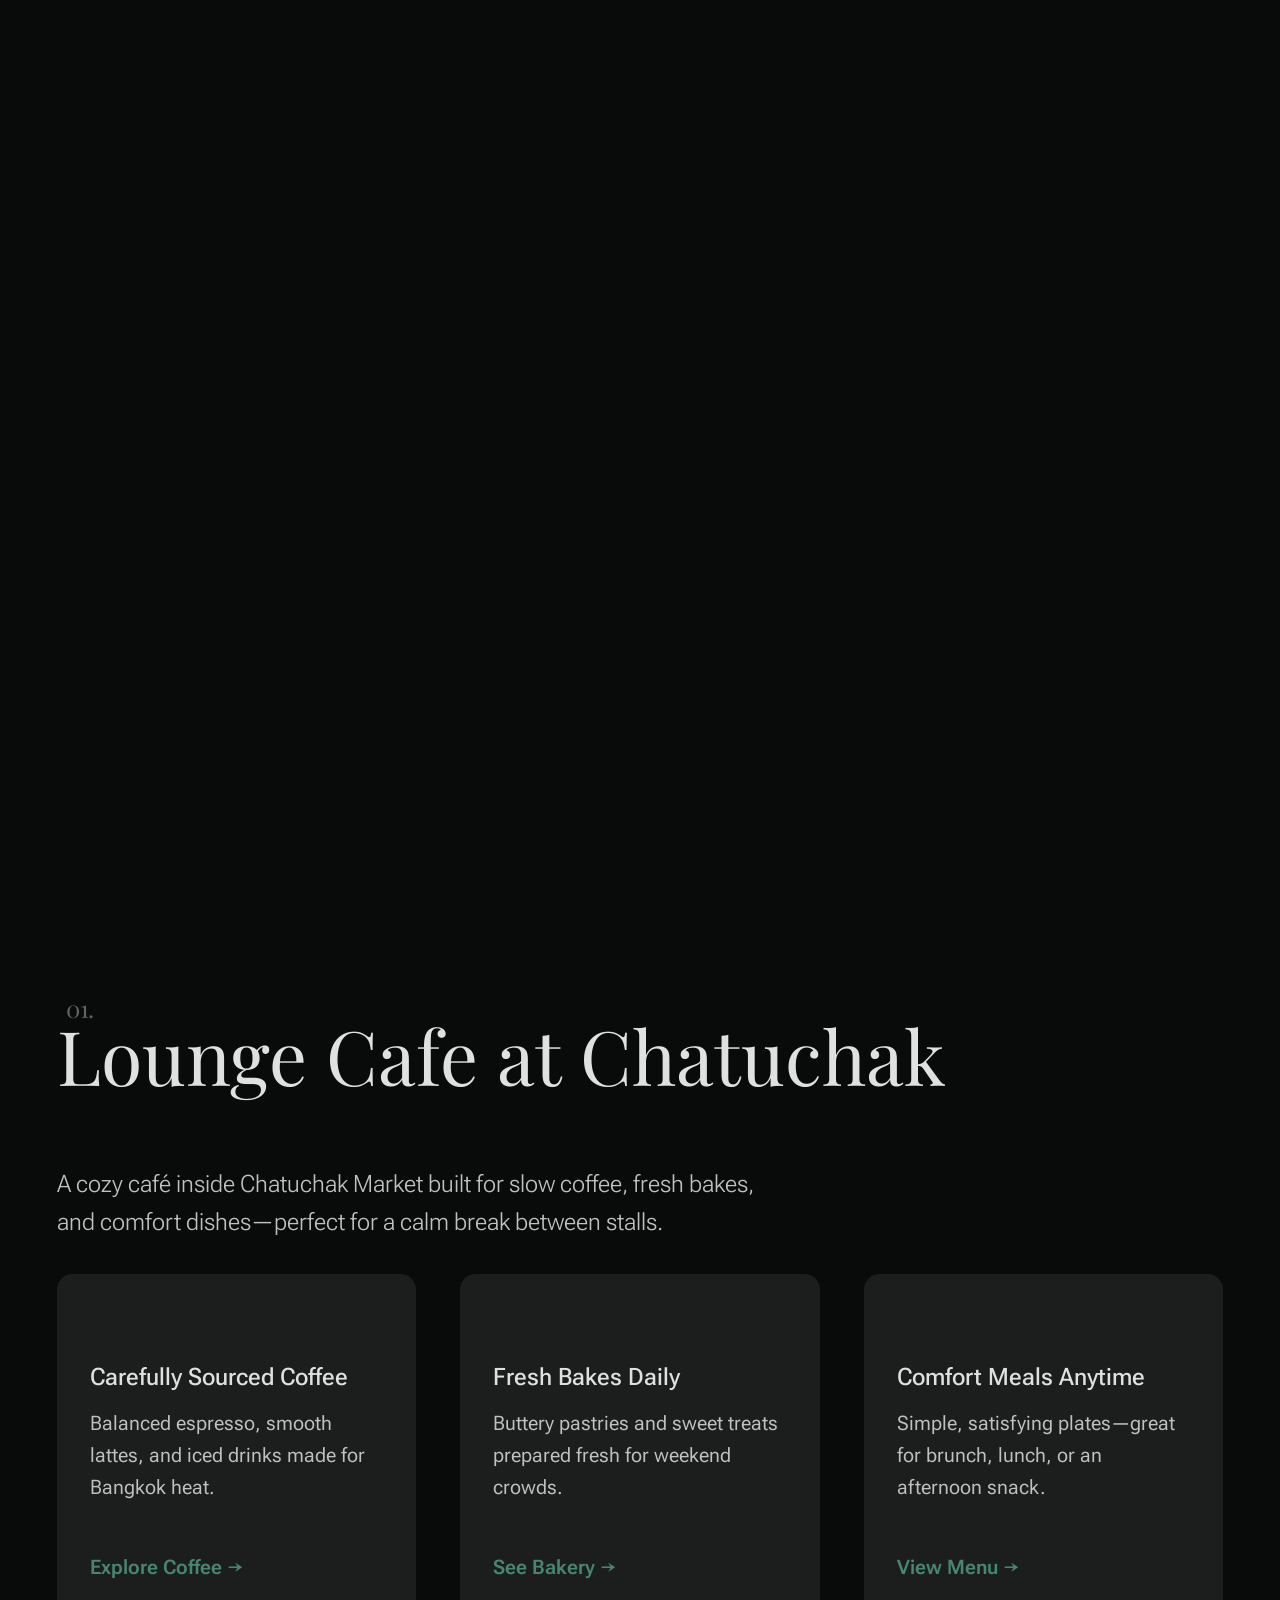
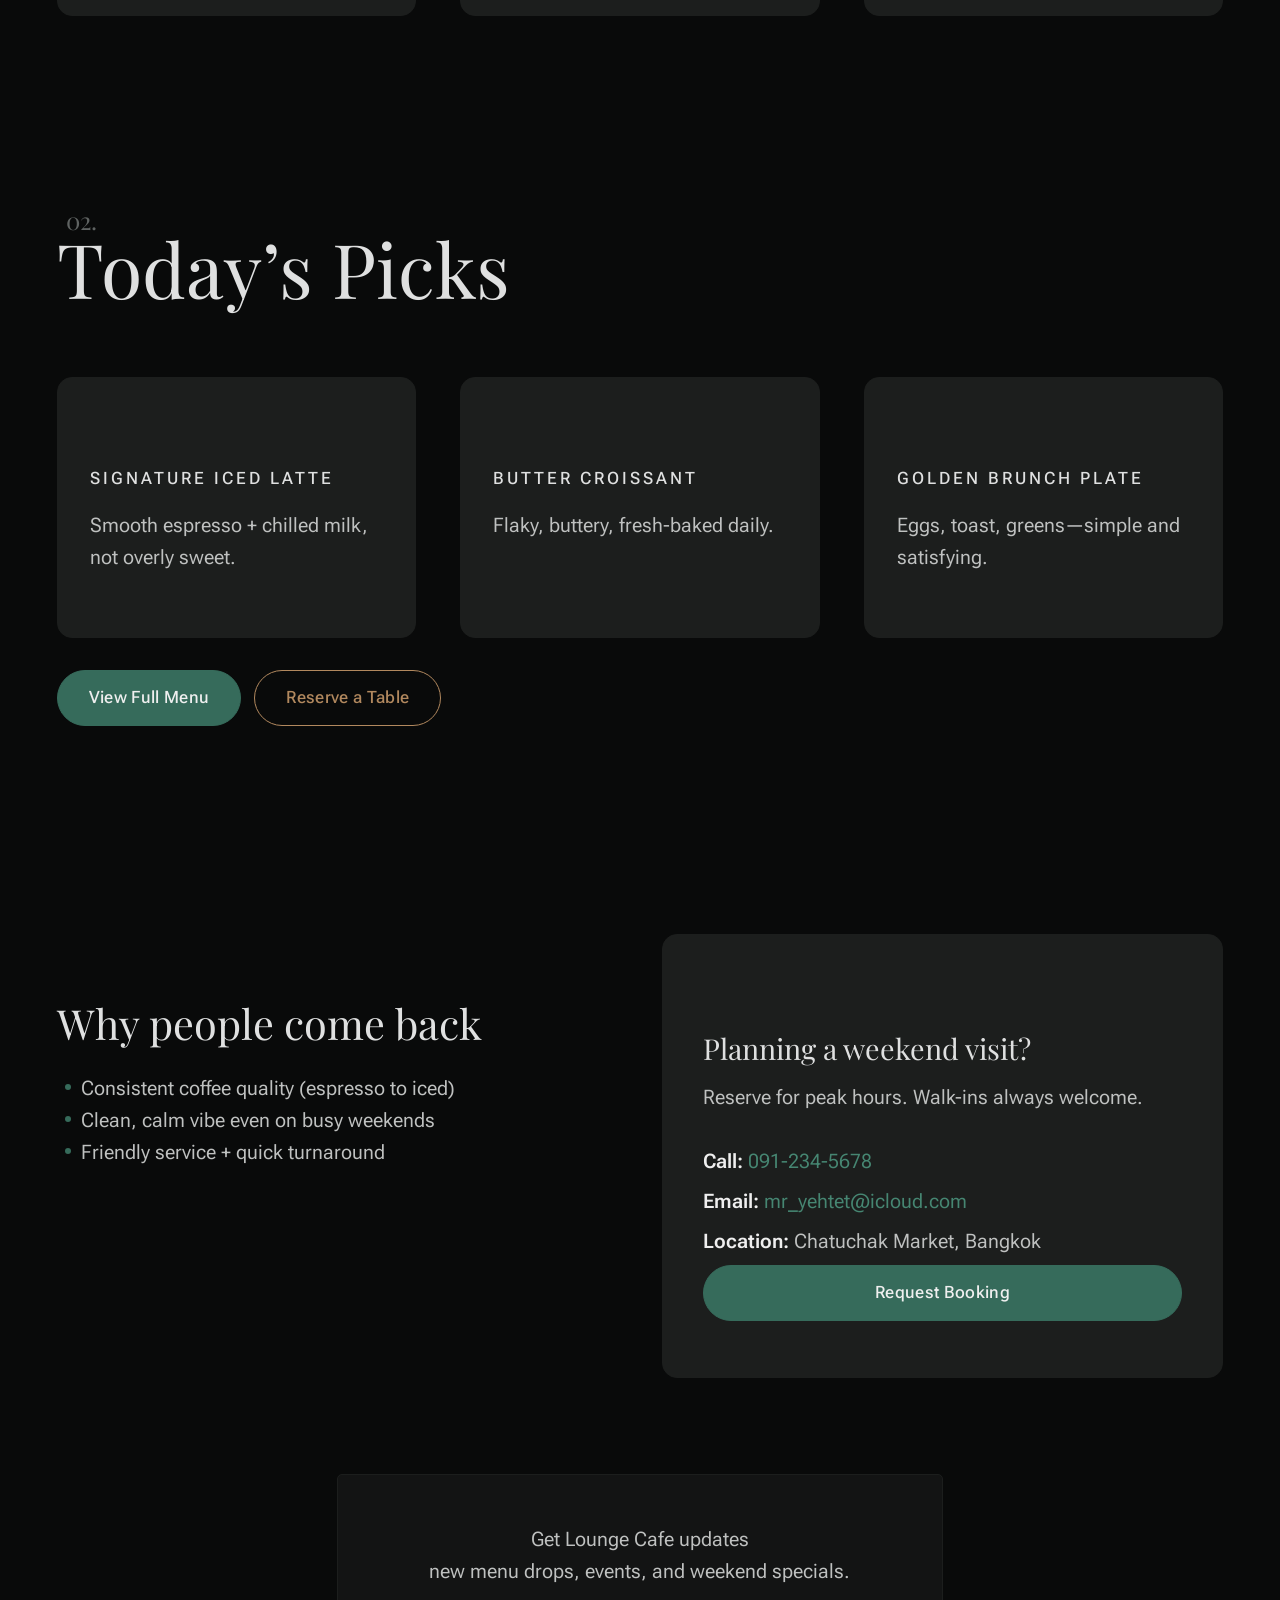
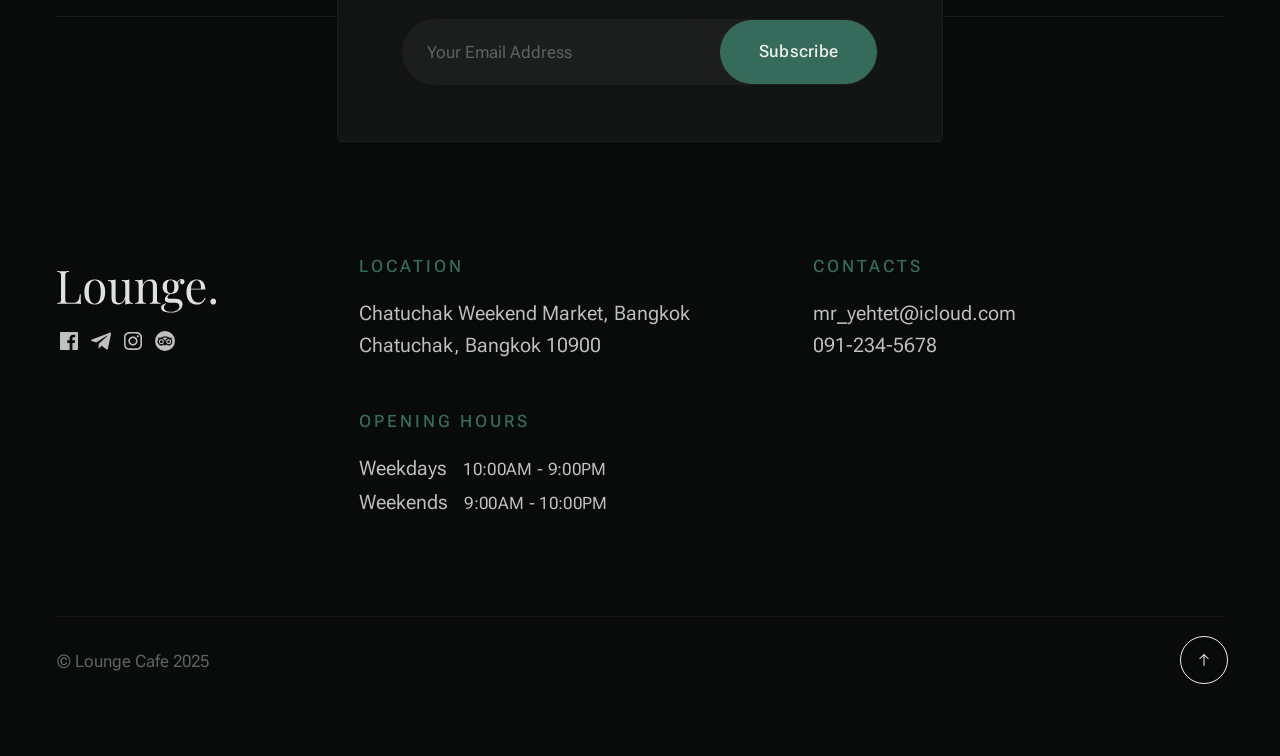
<file: index.html>
<!DOCTYPE html>
<html lang="en" class="no-js" >
<head>

    <!--- basic page needs
    ================================================== -->
    <meta charset="utf-8">
    <meta name="viewport" content="width=device-width, initial-scale=1">
    <title>Lounge Cafe • Chatuchak Market</title>

    <script>
        document.documentElement.classList.remove('no-js');
        document.documentElement.classList.add('js');
    </script>

    <!-- CSS
    ================================================== -->
    <link rel="stylesheet" href="css/vendor.css">
    <link rel="stylesheet" href="css/styles.css">

    <!-- favicons
    ================================================== -->
    <link rel="apple-touch-icon" sizes="180x180" href="apple-touch-icon.png">
    <link rel="icon" type="image/png" sizes="32x32" href="favicon-32x32.png">
    <link rel="icon" type="image/png" sizes="16x16" href="favicon-16x16.png">
    <link rel="manifest" href="site.webmanifest">

</head>
<body id="top">
    
    <!-- preloader
    ================================================== -->
    <div id="preloader">
        <div id="loader" class="dots-fade">
            <div></div>
            <div></div>
            <div></div>
        </div>
    </div>

    <!-- page wrap
    ================================================== -->
    <div id="page" class="s-pagewrap ss-home">


        <!-- # site header 
        ================================================== -->
        <header class="s-header">

            <div class="container s-header__content">
                
                <div class="s-header__block">
                    <div class="header-logo">
                        <a class="logo" href="index.html">
                            <img src="images/logo.svg" alt="Golden Palace">
                        </a>
                    </div>
                    <a class="header-menu-toggle" href="#0"><span>Menu</span></a>
                </div> <!-- end s-header__block -->
            
                <nav class="header-nav">    
                    <ul class="header-nav__links">
                        <li class="current"><a href="index.html">Home</a></li>
                        <li><a href="about.html">About</a></li>
                        <li><a href="menu.html">Menu</a></li>
                        <li><a href="gallery.html">Gallery</a></li>
                        <li><a href="reservations.html">Reservations</a></li>
                        <li><a href="reviews.html">Reviews</a></li>
                        <li><a href="contact.html">Contact</a></li>
                    </ul> <!-- end header-nav__links -->  
                    
                    <div class="header-contact">
                        <a href="tel:+669123456789" class="header-contact__num btn">
                            <svg id="Layer_1" data-name="Layer 1" xmlns="http://www.w3.org/2000/svg" viewBox="0 0 24 24" stroke-width="1.5" width="24" height="24" color="#000000"><defs><style>.cls-6376396cc3a86d32eae6f0dc-1{fill:none;stroke:currentColor;stroke-miterlimit:10;}</style></defs><path class="cls-6376396cc3a86d32eae6f0dc-1" d="M19.64,21.25c-2.54,2.55-8.38.83-13-3.84S.2,6.9,2.75,4.36L5.53,1.57,10.9,6.94l-2,2A2.18,2.18,0,0,0,8.9,12L12,15.1a2.18,2.18,0,0,0,3.07,0l2-2,5.37,5.37Z"></path></svg>
                             091-234-5678
                        </a>
                    </div> <!-- end header-contact -->
                </nav> <!-- end header-nav -->         
            
            </div> <!-- end s-header__content -->

        </header>
<section id="intro" class="container s-intro target-section">

            <div class="grid-block s-intro__content">

                <div class="intro-header">
                    <div class="intro-header__overline">Welcome to</div>
                    <h1 class="intro-header__big-type">
                        Lounge <br>
                        Cafe
                    </h1>
                </div> <!-- end intro-header -->

                <figure class="intro-pic-primary">
                    <img src="images/intro-pic-primary.jpg" 
                         srcset="images/intro-pic-primary.jpg 1x, 
                         images/intro-pic-primary@2x.jpg 2x" alt="">  
                </figure> <!-- end intro-pic-primary -->    
                    
                <div class="intro-block-content">

                    <figure class="intro-block-content__pic">
                        <img src="images/intro-pic-secondary.jpg" 
                             srcset="images/intro-pic-secondary.jpg 1x, 
                             images/intro-pic-secondary@2x.jpg 2x" alt=""> 
                    </figure> <!-- end intro-pic-secondary -->   

                    <div class="intro-block-content__text-wrap">
                        <p class="intro-block-content__text">
                            Savor moments of bliss with every sip, as our expertly 
                            crafted coffees and delectable pastries embrace your senses.
                        </p>
                        
                        <ul class="intro-block-content__social">
                            <li><a href="#0">FB</a></li>
                            <li><a href="#0">IG</a></li>
                            <li><a href="#0">PI</a></li>
                            <li><a href="#0">X</a></li>
                        </ul>
                    </div> <!-- end intro-block-content__social -->   

                </div> <!-- end intro-block-content -->

                <div class="intro-scroll">
                    <a class="smoothscroll" href="#about">                            
                        <span class="intro-scroll__circle-text"></span>
                        <span class="intro-scroll__text u-screen-reader-text">Scroll Down</span>
                        <div class="intro-scroll__icon">
                            <svg clip-rule="evenodd" fill-rule="evenodd" stroke-linejoin="round" stroke-miterlimit="2" viewBox="0 0 24 24" xmlns="http://www.w3.org/2000/svg"><path d="m5.214 14.522s4.505 4.502 6.259 6.255c.146.147.338.22.53.22s.384-.073.53-.22c1.754-1.752 6.249-6.244 6.249-6.244.144-.144.216-.334.217-.523 0-.193-.074-.386-.221-.534-.293-.293-.766-.294-1.057-.004l-4.968 4.968v-14.692c0-.414-.336-.75-.75-.75s-.75.336-.75.75v14.692l-4.979-4.978c-.289-.289-.761-.287-1.054.006-.148.148-.222.341-.221.534 0 .189.071.377.215.52z" fill-rule="nonzero"/></svg>
                        </div>
                    </a>
                </div> <!-- end intro-scroll -->

            </div> <!-- grid-block -->            

        </section>

        <!-- =======================
            HOME: HIGHLIGHTS
        ======================== -->
        <section class="container s-homepanels">
            <div class="section-header" data-num="01">
                <h2 class="text-display-title">Lounge Cafe at Chatuchak</h2>
            </div>

            <p class="lead">
                A cozy café inside Chatuchak Market built for slow coffee, fresh bakes, and comfort dishes—perfect for a calm break between stalls.
            </p>

            <div class="grid-cols">
                <div class="home-card">
                    <h5>Carefully Sourced Coffee</h5>
                    <p>Balanced espresso, smooth lattes, and iced drinks made for Bangkok heat.</p>
                    <a class="home-link" href="menu.html">Explore Coffee →</a>
                </div>

                <div class="home-card">
                    <h5>Fresh Bakes Daily</h5>
                    <p>Buttery pastries and sweet treats prepared fresh for weekend crowds.</p>
                    <a class="home-link" href="menu.html">See Bakery →</a>
                </div>

                <div class="home-card">
                    <h5>Comfort Meals Anytime</h5>
                    <p>Simple, satisfying plates—great for brunch, lunch, or an afternoon snack.</p>
                    <a class="home-link" href="menu.html">View Menu →</a>
                </div>

            </div>
        </section>


        <!-- =======================
            HOME: TODAY'S PICKS
        ======================== -->
        <section class="container s-homepicks">
            <div class="section-header" data-num="02">
                <h2 class="text-display-title">Today’s Picks</h2>
            </div>

            <div class="grid-cols home-picks">
                <div class="pick">
                    <h6>Signature Iced Latte</h6>
                    <p>Smooth espresso + chilled milk, not overly sweet.</p>
                </div>
                <div class="pick">
                    <h6>Butter Croissant</h6>
                    <p>Flaky, buttery, fresh-baked daily.</p>
                </div>
                <div class="pick">
                    <h6>Golden Brunch Plate</h6>
                    <p>Eggs, toast, greens—simple and satisfying.</p>
                </div>
            </div>

            <div class="home-actions">
                <a class="btn btn--primary" href="menu.html">View Full Menu</a>
                <a class="btn btn--ghost" href="reservations.html">Reserve a Table</a>
            </div>
        </section>


        <!-- =======================
            HOME: WHY US + CTA
        ======================== -->
        <section class="container s-homecta">
            <div class="grid-block">
                <div class="grid-block__item span-half-start home-why">
                    <h3>Why people come back</h3>
                    <ul class="disc">
                        <li>Consistent coffee quality (espresso to iced)</li>
                        <li>Clean, calm vibe even on busy weekends</li>
                        <li>Friendly service + quick turnaround</li>
                    </ul>
                </div>

                <div class="grid-block__item span-half-end home-ctaBox">
                    <h4>Planning a weekend visit?</h4>
                    <p>Reserve for peak hours. Walk-ins always welcome.</p>

                    <div class="home-mini">
                        <p><strong>Call:</strong> <a href="tel:+669123456789">091-234-5678</a></p>
                        <p><strong>Email:</strong> <a href="mailto:mr_yehtetsoe@icloud.com">mr_yehtet@icloud.com</a></p>
                        <p><strong>Location:</strong> Chatuchak Market, Bangkok</p>
                    </div>

                    <a class="btn btn--primary u-fullwidth" href="reservations.html">Request Booking</a>
                </div>
            </div>
        </section>

<footer id="footer" class="container s-footer">  
            
            <div class="row s-footer__top row-x-center">
                <div class="column xl-6 lg-8 md-10 footer-block footer-newsletter">                  
    
                    <h5>
                    Get Lounge Cafe updates <br>
                    new menu drops, events, and weekend specials.
                    </h5>
    
                    <div class="subscribe-form">
                        <form id="mc-form" class="mc-form">
                            <div class="mc-input-wrap">
                                <input type="email" name="EMAIL" id="mce-EMAIL" placeholder="Your Email Address" title="The domain portion of the email address is invalid (the portion after the @)." pattern="^([^\x00-\x20\x22\x28\x29\x2c\x2e\x3a-\x3c\x3e\x40\x5b-\x5d\x7f-\xff]+|\x22([^\x0d\x22\x5c\x80-\xff]|\x5c[\x00-\x7f])*\x22)(\x2e([^\x00-\x20\x22\x28\x29\x2c\x2e\x3a-\x3c\x3e\x40\x5b-\x5d\x7f-\xff]+|\x22([^\x0d\x22\x5c\x80-\xff]|\x5c[\x00-\x7f])*\x22))*\x40([^\x00-\x20\x22\x28\x29\x2c\x2e\x3a-\x3c\x3e\x40\x5b-\x5d\x7f-\xff]+|\x5b([^\x0d\x5b-\x5d\x80-\xff]|\x5c[\x00-\x7f])*\x5d)(\x2e([^\x00-\x20\x22\x28\x29\x2c\x2e\x3a-\x3c\x3e\x40\x5b-\x5d\x7f-\xff]+|\x5b([^\x0d\x5b-\x5d\x80-\xff]|\x5c[\x00-\x7f])*\x5d))*(\.\w{2,})+$" required>
                                <input type="submit" name="subscribe" value="Subscribe" class="btn btn--primary">
                                <!-- <div style="position: absolute; left: -5000px;" aria-hidden="true"><input type="text" name="b_cdb7b577e41181934ed6a6a44_9a91cfe7b3" tabindex="-1" value=""></div> -->
                            </div> 
                            <div class="mc-status"></div>
                        </form>
                    </div> <!-- end subscribe-form -->

                </div> <!-- end footer-newsletter -->
            </div> <!-- end s-footer__top -->         

            <div class="row s-footer__main">             
                <div class="column xl-3 lg-12 footer-block s-footer__main-start">     

                    <div class="s-footer__logo">
                        <a class="logo" href="index.html">
                            <img src="images/logo.svg" alt="Homepage">
                        </a>
                    </div>  

                    <ul class="s-footer__social social-list">
                        <li>
                            <a href="#0">
                                <svg xmlns="http://www.w3.org/2000/svg" width="24" height="24" viewBox="0 0 24 24" style="fill:rgba(0, 0, 0, 1);transform:;-ms-filter:"><path d="M20,3H4C3.447,3,3,3.448,3,4v16c0,0.552,0.447,1,1,1h8.615v-6.96h-2.338v-2.725h2.338v-2c0-2.325,1.42-3.592,3.5-3.592 c0.699-0.002,1.399,0.034,2.095,0.107v2.42h-1.435c-1.128,0-1.348,0.538-1.348,1.325v1.735h2.697l-0.35,2.725h-2.348V21H20 c0.553,0,1-0.448,1-1V4C21,3.448,20.553,3,20,3z"></path></svg>
                                <span class="u-screen-reader-text">Facebook</span>
                            </a>
                        </li>
                        <li>
                            <a href="#0">
                                <svg xmlns="http://www.w3.org/2000/svg" width="24" height="24" viewBox="0 0 24 24" style="fill: rgba(0, 0, 0, 1);transform: ;msFilter:;"><path d="m20.665 3.717-17.73 6.837c-1.21.486-1.203 1.161-.222 1.462l4.552 1.42 10.532-6.645c.498-.303.953-.14.579.192l-8.533 7.701h-.002l.002.001-.314 4.692c.46 0 .663-.211.921-.46l2.211-2.15 4.599 3.397c.848.467 1.457.227 1.668-.785l3.019-14.228c.309-1.239-.473-1.8-1.282-1.434z"></path></svg>
                                <span class="u-screen-reader-text">Telegram</span>
                            </a>
                        </li>
                        <li>
                            <a href="#0">
                                <svg xmlns="http://www.w3.org/2000/svg" width="24" height="24" viewBox="0 0 24 24" style="fill:rgba(0, 0, 0, 1);transform:;-ms-filter:"><path d="M11.999,7.377c-2.554,0-4.623,2.07-4.623,4.623c0,2.554,2.069,4.624,4.623,4.624c2.552,0,4.623-2.07,4.623-4.624 C16.622,9.447,14.551,7.377,11.999,7.377L11.999,7.377z M11.999,15.004c-1.659,0-3.004-1.345-3.004-3.003 c0-1.659,1.345-3.003,3.004-3.003s3.002,1.344,3.002,3.003C15.001,13.659,13.658,15.004,11.999,15.004L11.999,15.004z"></path><circle cx="16.806" cy="7.207" r="1.078"></circle><path d="M20.533,6.111c-0.469-1.209-1.424-2.165-2.633-2.632c-0.699-0.263-1.438-0.404-2.186-0.42 c-0.963-0.042-1.268-0.054-3.71-0.054s-2.755,0-3.71,0.054C7.548,3.074,6.809,3.215,6.11,3.479C4.9,3.946,3.945,4.902,3.477,6.111 c-0.263,0.7-0.404,1.438-0.419,2.186c-0.043,0.962-0.056,1.267-0.056,3.71c0,2.442,0,2.753,0.056,3.71 c0.015,0.748,0.156,1.486,0.419,2.187c0.469,1.208,1.424,2.164,2.634,2.632c0.696,0.272,1.435,0.426,2.185,0.45 c0.963,0.042,1.268,0.055,3.71,0.055s2.755,0,3.71-0.055c0.747-0.015,1.486-0.157,2.186-0.419c1.209-0.469,2.164-1.424,2.633-2.633 c0.263-0.7,0.404-1.438,0.419-2.186c0.043-0.962,0.056-1.267,0.056-3.71s0-2.753-0.056-3.71C20.941,7.57,20.801,6.819,20.533,6.111z M19.315,15.643c-0.007,0.576-0.111,1.147-0.311,1.688c-0.305,0.787-0.926,1.409-1.712,1.711c-0.535,0.199-1.099,0.303-1.67,0.311 c-0.95,0.044-1.218,0.055-3.654,0.055c-2.438,0-2.687,0-3.655-0.055c-0.569-0.007-1.135-0.112-1.669-0.311 c-0.789-0.301-1.414-0.923-1.719-1.711c-0.196-0.534-0.302-1.099-0.311-1.669c-0.043-0.95-0.053-1.218-0.053-3.654 c0-2.437,0-2.686,0.053-3.655c0.007-0.576,0.111-1.146,0.311-1.687c0.305-0.789,0.93-1.41,1.719-1.712 c0.534-0.198,1.1-0.303,1.669-0.311c0.951-0.043,1.218-0.055,3.655-0.055c2.437,0,2.687,0,3.654,0.055 c0.571,0.007,1.135,0.112,1.67,0.311c0.786,0.303,1.407,0.925,1.712,1.712c0.196,0.534,0.302,1.099,0.311,1.669 c0.043,0.951,0.054,1.218,0.054,3.655c0,2.436,0,2.698-0.043,3.654H19.315z"></path></svg>
                                <span class="u-screen-reader-text">Instagram</span>
                            </a>
                        </li>
                        <li>
                            <a href="#0">
                                <svg xmlns="http://www.w3.org/2000/svg" width="24" height="24" viewBox="0 0 24 24" style="fill: rgba(0, 0, 0, 1);transform: ;msFilter:;"><path d="M8.31 10.28a2.5 2.5 0 1 0 2.5 2.49 2.5 2.5 0 0 0-2.5-2.49zm0 3.8a1.31 1.31 0 1 1 0-2.61 1.31 1.31 0 1 1 0 2.61zm7.38-3.8a2.5 2.5 0 1 0 2.5 2.49 2.5 2.5 0 0 0-2.5-2.49zM17 12.77a1.31 1.31 0 1 1-1.31-1.3 1.31 1.31 0 0 1 1.31 1.3z"></path><path d="M12 2a10 10 0 1 0 10 10A10 10 0 0 0 12 2zm7.38 10.77a3.69 3.69 0 0 1-6.2 2.71L12 16.77l-1.18-1.29a3.69 3.69 0 1 1-5-5.44l-1.2-1.3H7.3a8.33 8.33 0 0 1 9.41 0h2.67l-1.2 1.31a3.71 3.71 0 0 1 1.2 2.72z"></path><path d="M14.77 9.05a7.19 7.19 0 0 0-5.54 0A4.06 4.06 0 0 1 12 12.7a4.08 4.08 0 0 1 2.77-3.65z"></path></svg>
                                <span class="u-screen-reader-text">Tripadvisor</span>
                            </a>
                        </li>
                    </ul> <!--end s-footer__social -->

                </div> <!-- end s-footer__main-start -->
                

                <div class="column xl-9 lg-12 s-footer__main-end grid-cols grid-cols--wrap">

                    <div class="grid-cols__column footer-block">
                        <h6>Location</h6>
                        <p>
                        Chatuchak Weekend Market, Bangkok <br>
                        Chatuchak, Bangkok 10900
                        </p>
                    </div>
                    
                    <div class="grid-cols__column footer-block">     
                        <h6>Contacts</h6>
                        <ul class="link-list">
                            <li><a href="mailto:#0">mr_yehtet@icloud.com</a></li>
                            <li><a href="tel:+669123456789">091-234-5678</a></li>
                        </ul> 
                    </div>
                    
                    <div class="grid-cols__column footer-block">                   
                        <h6>Opening Hours</h6>
                        <ul class="opening-hours">
                            <li><span class="opening-hours__days">Weekdays</span><span class="opening-hours__time">10:00am - 9:00pm</span></li>
                            <li><span class="opening-hours__days">Weekends</span><span class="opening-hours__time">9:00am - 10:00pm</span></li>
                        </ul> 
                    </div>  

                </div> <!-- s-footer__main-end -->                  

            </div> <!-- end  s-footer__main-content -->                 
            
            <div class="row s-footer__bottom">       
                
                <div class="column xl-6 lg-12">
                    <p class="ss-copyright">
                        <span>© Lounge Cafe 2025</span> 
                    </p>
                </div>

            </div> <!-- end s-footer__bottom -->          

            <div class="ss-go-top">
                <a class="smoothscroll" title="Back to Top" href="#top">                 
                    <svg clip-rule="evenodd" fill-rule="evenodd" stroke-linejoin="round" stroke-miterlimit="2" viewBox="0 0 24 24" xmlns="http://www.w3.org/2000/svg"><path d="m14.523 18.787s4.501-4.505 6.255-6.26c.146-.146.219-.338.219-.53s-.073-.383-.219-.53c-1.753-1.754-6.255-6.258-6.255-6.258-.144-.145-.334-.217-.524-.217-.193 0-.385.074-.532.221-.293.292-.295.766-.004 1.056l4.978 4.978h-14.692c-.414 0-.75.336-.75.75s.336.75.75.75h14.692l-4.979 4.979c-.289.289-.286.762.006 1.054.148.148.341.222.533.222.19 0 .378-.072.522-.215z" fill-rule="nonzero"/></svg>
                </a>                                
                <span>Back To Top</span>   
            </div> <!-- end ss-go-top -->
            
        </footer>
 <!-- end s-footer -->

    </div> <!-- end page-wrap -->


    <!-- Java Script
    ================================================== -->
    <script src="js/plugins.js"></script>
    <script src="js/main.js"></script>


</body>
</html>
</file>
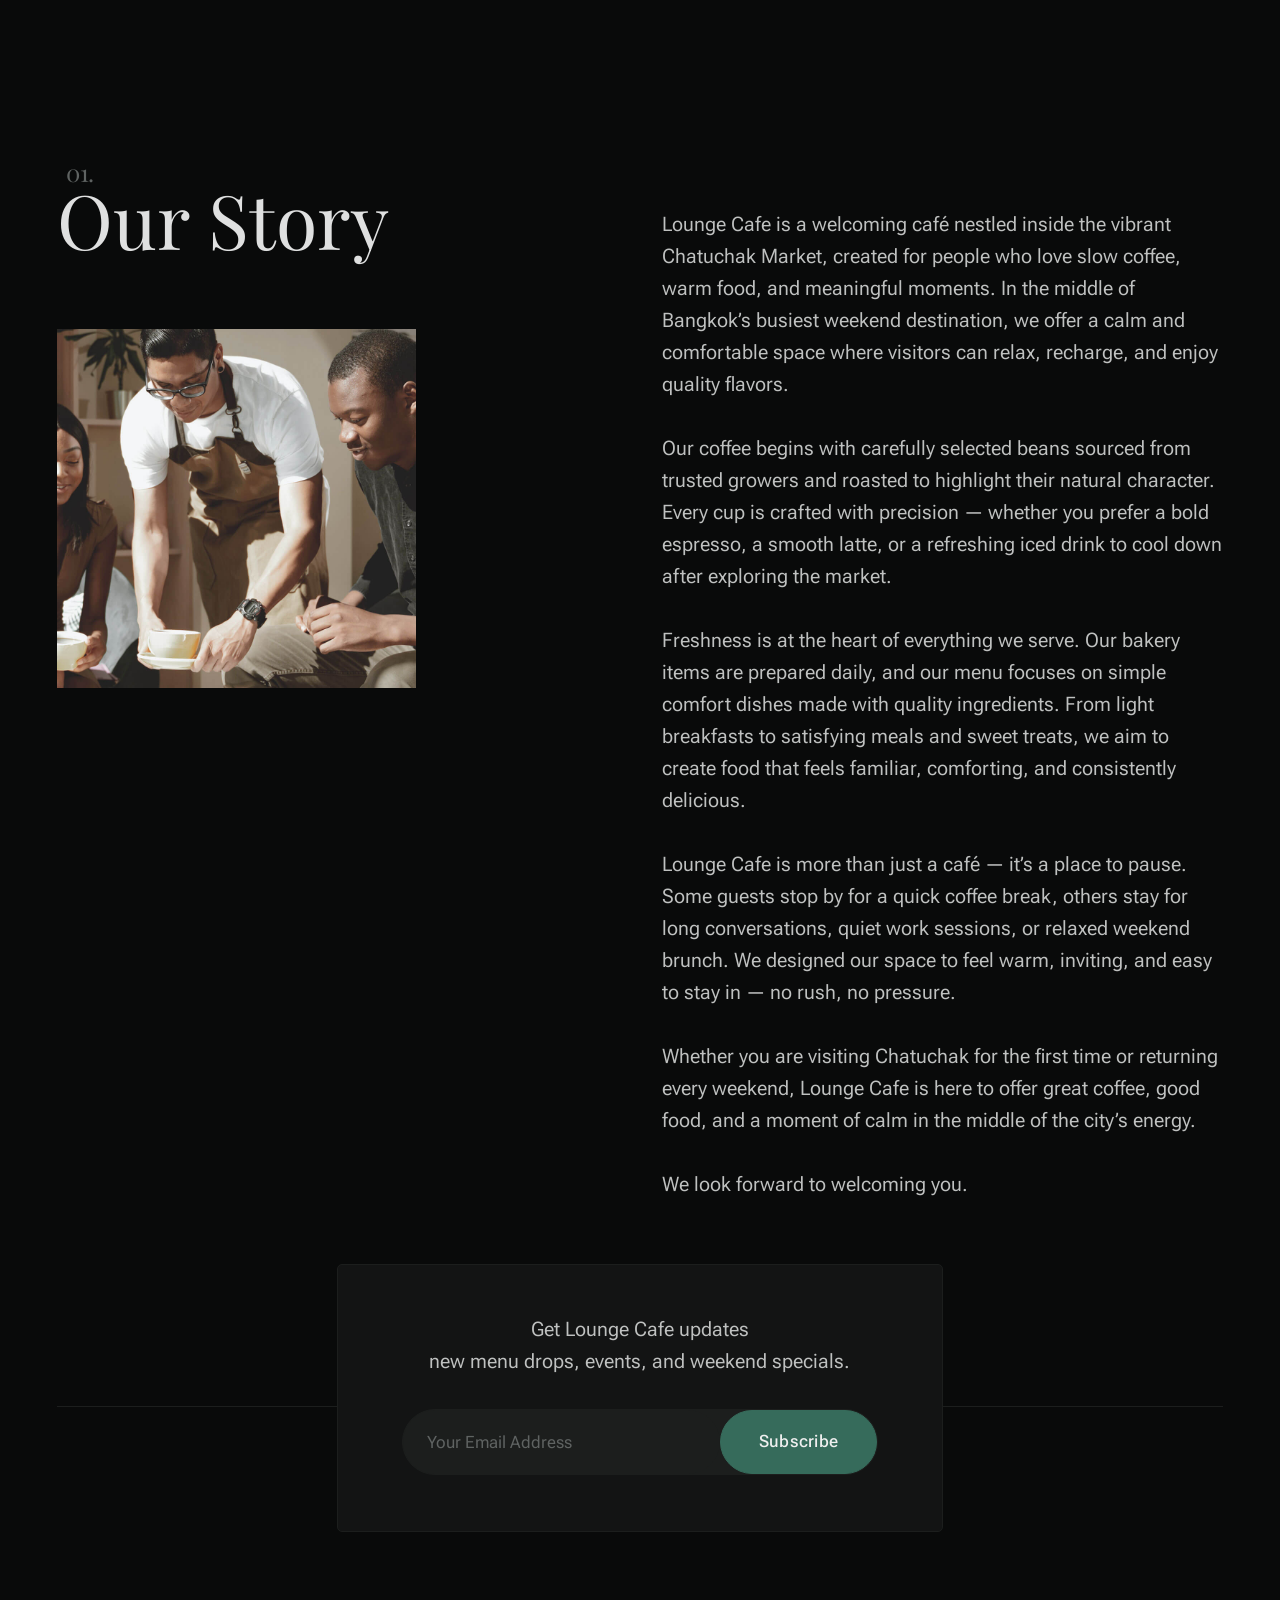
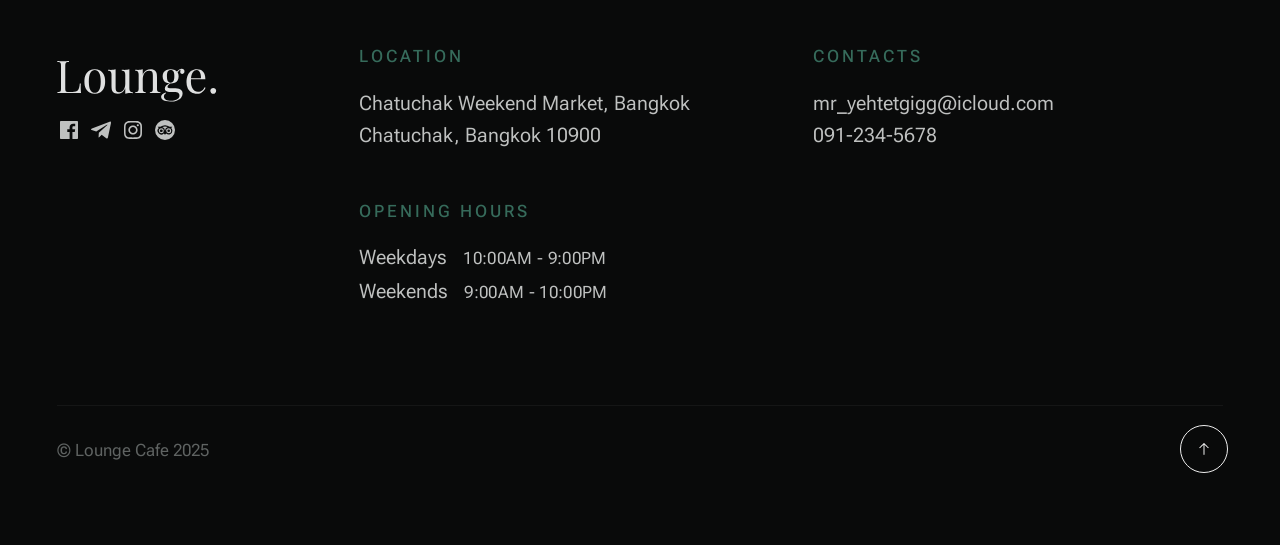
<file: about.html>
<!DOCTYPE html>
<html lang="en" class="no-js" >
<head>

    <!--- basic page needs
    ================================================== -->
    <meta charset="utf-8">
    <meta name="viewport" content="width=device-width, initial-scale=1">
    <title>Lounge Cafe • Chatuchak Market</title>

    <script>
        document.documentElement.classList.remove('no-js');
        document.documentElement.classList.add('js');
    </script>

    <!-- CSS
    ================================================== -->
    <link rel="stylesheet" href="css/vendor.css">
    <link rel="stylesheet" href="css/styles.css">

    <!-- favicons
    ================================================== -->
    <link rel="apple-touch-icon" sizes="180x180" href="apple-touch-icon.png">
    <link rel="icon" type="image/png" sizes="32x32" href="favicon-32x32.png">
    <link rel="icon" type="image/png" sizes="16x16" href="favicon-16x16.png">
    <link rel="manifest" href="site.webmanifest">

</head>
<body id="top">
    
    <!-- preloader
    ================================================== -->
    <div id="preloader">
        <div id="loader" class="dots-fade">
            <div></div>
            <div></div>
            <div></div>
        </div>
    </div>

    <!-- page wrap
    ================================================== -->
    <div id="page" class="s-pagewrap ss-home">


        <!-- # site header 
        ================================================== -->
        <header class="s-header">

            <div class="container s-header__content">
                
                <div class="s-header__block">
                    <div class="header-logo">
                        <a class="logo" href="index.html">
                            <img src="images/logo.svg" alt="Lounge Cafe">
                        </a>
                    </div>
                    <a class="header-menu-toggle" href="#0"><span>Menu</span></a>
                </div> <!-- end s-header__block -->
            
                <nav class="header-nav">    
                    <ul class="header-nav__links">
                        <li><a href="index.html">Home</a></li>
                        <li class="current"><a href="about.html">About</a></li>
                        <li><a href="menu.html">Menu</a></li>
                        <li><a href="gallery.html">Gallery</a></li>
                        <li><a href="reservations.html">Reservations</a></li>
                        <li><a href="reviews.html">Reviews</a></li>
                        <li><a href="contact.html">Contact</a></li>
                    </ul> <!-- end header-nav__links -->  
                    
                    <div class="header-contact">
                        <a href="tel:+669123456789" class="header-contact__num btn">
                            <svg id="Layer_1" data-name="Layer 1" xmlns="http://www.w3.org/2000/svg" viewBox="0 0 24 24" stroke-width="1.5" width="24" height="24" color="#000000"><defs><style>.cls-6376396cc3a86d32eae6f0dc-1{fill:none;stroke:currentColor;stroke-miterlimit:10;}</style></defs><path class="cls-6376396cc3a86d32eae6f0dc-1" d="M19.64,21.25c-2.54,2.55-8.38.83-13-3.84S.2,6.9,2.75,4.36L5.53,1.57,10.9,6.94l-2,2A2.18,2.18,0,0,0,8.9,12L12,15.1a2.18,2.18,0,0,0,3.07,0l2-2,5.37,5.37Z"></path></svg>
                             091-234-5678
                        </a>
                    </div> <!-- end header-contact -->
                </nav> <!-- end header-nav -->         
            
            </div> <!-- end s-header__content -->

        </header>
<section id="about" class="container s-about target-section">

            <div class="row s-about__content">

                <div class="column xl-4 lg-5 md-12 s-about__content-start">

                    <div class="section-header" data-num="01">
                        <h2 class="text-display-title">Our Story</h2>
                    </div>  

                    <figure class="about-pic-primary">
                        <img src="images/about-pic-primary.jpg" 
                             srcset="images/about-pic-primary.jpg 1x, 
                             images/about-pic-primary@2x.jpg 2x" alt=""> 
                    </figure>

                </div> <!-- end s-about__content-start -->

                <div class="column xl-6 lg-6 md-12 s-about__content-end">                   
                    <p>Lounge Cafe is a welcoming café nestled inside the vibrant Chatuchak Market, created for people who love slow coffee, warm food, and meaningful moments. In the middle of Bangkok’s busiest weekend destination, we offer a calm and comfortable space where visitors can relax, recharge, and enjoy quality flavors.</p>

                    <p>
                    Our coffee begins with carefully selected beans sourced from trusted growers and roasted to highlight their natural character. Every cup is crafted with precision — whether you prefer a bold espresso, a smooth latte, or a refreshing iced drink to cool down after exploring the market.
                    </p>

                    <p>
                    Freshness is at the heart of everything we serve. Our bakery items are prepared daily, and our menu focuses on simple comfort dishes made with quality ingredients. From light breakfasts to satisfying meals and sweet treats, we aim to create food that feels familiar, comforting, and consistently delicious.
                    </p>

                    <p>
                    Lounge Cafe is more than just a café — it’s a place to pause.
                    Some guests stop by for a quick coffee break, others stay for long conversations, quiet work sessions, or relaxed weekend brunch. We designed our space to feel warm, inviting, and easy to stay in — no rush, no pressure.
                    </p>

                    <p>Whether you are visiting Chatuchak for the first time or returning every weekend, Lounge Cafe is here to offer great coffee, good food, and a moment of calm in the middle of the city’s energy.</p>

                    <p>
                    We look forward to welcoming you.
                    </p>

                </div> <!--end column -->
                
            </div> <!-- end s-about__content-end -->
            
        </section>

<footer id="footer" class="container s-footer">  
            
            <div class="row s-footer__top row-x-center">
                <div class="column xl-6 lg-8 md-10 footer-block footer-newsletter">                  
    
                    <h5>
                    Get Lounge Cafe updates <br>
                    new menu drops, events, and weekend specials.
                    </h5>
    
                    <div class="subscribe-form">
                        <form id="mc-form" class="mc-form">
                            <div class="mc-input-wrap">
                                <input type="email" name="EMAIL" id="mce-EMAIL" placeholder="Your Email Address" title="The domain portion of the email address is invalid (the portion after the @)." pattern="^([^\x00-\x20\x22\x28\x29\x2c\x2e\x3a-\x3c\x3e\x40\x5b-\x5d\x7f-\xff]+|\x22([^\x0d\x22\x5c\x80-\xff]|\x5c[\x00-\x7f])*\x22)(\x2e([^\x00-\x20\x22\x28\x29\x2c\x2e\x3a-\x3c\x3e\x40\x5b-\x5d\x7f-\xff]+|\x22([^\x0d\x22\x5c\x80-\xff]|\x5c[\x00-\x7f])*\x22))*\x40([^\x00-\x20\x22\x28\x29\x2c\x2e\x3a-\x3c\x3e\x40\x5b-\x5d\x7f-\xff]+|\x5b([^\x0d\x5b-\x5d\x80-\xff]|\x5c[\x00-\x7f])*\x5d)(\x2e([^\x00-\x20\x22\x28\x29\x2c\x2e\x3a-\x3c\x3e\x40\x5b-\x5d\x7f-\xff]+|\x5b([^\x0d\x5b-\x5d\x80-\xff]|\x5c[\x00-\x7f])*\x5d))*(\.\w{2,})+$" required>
                                <input type="submit" name="subscribe" value="Subscribe" class="btn btn--primary">
                                <!-- <div style="position: absolute; left: -5000px;" aria-hidden="true"><input type="text" name="b_cdb7b577e41181934ed6a6a44_9a91cfe7b3" tabindex="-1" value=""></div> -->
                            </div> 
                            <div class="mc-status"></div>
                        </form>
                    </div> <!-- end subscribe-form -->

                </div> <!-- end footer-newsletter -->
            </div> <!-- end s-footer__top -->         

            <div class="row s-footer__main">             
                <div class="column xl-3 lg-12 footer-block s-footer__main-start">     

                    <div class="s-footer__logo">
                        <a class="logo" href="index.html">
                            <img src="images/logo.svg" alt="Homepage">
                        </a>
                    </div>  

                    <ul class="s-footer__social social-list">
                        <li>
                            <a href="#0">
                                <svg xmlns="http://www.w3.org/2000/svg" width="24" height="24" viewBox="0 0 24 24" style="fill:rgba(0, 0, 0, 1);transform:;-ms-filter:"><path d="M20,3H4C3.447,3,3,3.448,3,4v16c0,0.552,0.447,1,1,1h8.615v-6.96h-2.338v-2.725h2.338v-2c0-2.325,1.42-3.592,3.5-3.592 c0.699-0.002,1.399,0.034,2.095,0.107v2.42h-1.435c-1.128,0-1.348,0.538-1.348,1.325v1.735h2.697l-0.35,2.725h-2.348V21H20 c0.553,0,1-0.448,1-1V4C21,3.448,20.553,3,20,3z"></path></svg>
                                <span class="u-screen-reader-text">Facebook</span>
                            </a>
                        </li>
                        <li>
                            <a href="#0">
                                <svg xmlns="http://www.w3.org/2000/svg" width="24" height="24" viewBox="0 0 24 24" style="fill: rgba(0, 0, 0, 1);transform: ;msFilter:;"><path d="m20.665 3.717-17.73 6.837c-1.21.486-1.203 1.161-.222 1.462l4.552 1.42 10.532-6.645c.498-.303.953-.14.579.192l-8.533 7.701h-.002l.002.001-.314 4.692c.46 0 .663-.211.921-.46l2.211-2.15 4.599 3.397c.848.467 1.457.227 1.668-.785l3.019-14.228c.309-1.239-.473-1.8-1.282-1.434z"></path></svg>
                                <span class="u-screen-reader-text">Telegram</span>
                            </a>
                        </li>
                        <li>
                            <a href="#0">
                                <svg xmlns="http://www.w3.org/2000/svg" width="24" height="24" viewBox="0 0 24 24" style="fill:rgba(0, 0, 0, 1);transform:;-ms-filter:"><path d="M11.999,7.377c-2.554,0-4.623,2.07-4.623,4.623c0,2.554,2.069,4.624,4.623,4.624c2.552,0,4.623-2.07,4.623-4.624 C16.622,9.447,14.551,7.377,11.999,7.377L11.999,7.377z M11.999,15.004c-1.659,0-3.004-1.345-3.004-3.003 c0-1.659,1.345-3.003,3.004-3.003s3.002,1.344,3.002,3.003C15.001,13.659,13.658,15.004,11.999,15.004L11.999,15.004z"></path><circle cx="16.806" cy="7.207" r="1.078"></circle><path d="M20.533,6.111c-0.469-1.209-1.424-2.165-2.633-2.632c-0.699-0.263-1.438-0.404-2.186-0.42 c-0.963-0.042-1.268-0.054-3.71-0.054s-2.755,0-3.71,0.054C7.548,3.074,6.809,3.215,6.11,3.479C4.9,3.946,3.945,4.902,3.477,6.111 c-0.263,0.7-0.404,1.438-0.419,2.186c-0.043,0.962-0.056,1.267-0.056,3.71c0,2.442,0,2.753,0.056,3.71 c0.015,0.748,0.156,1.486,0.419,2.187c0.469,1.208,1.424,2.164,2.634,2.632c0.696,0.272,1.435,0.426,2.185,0.45 c0.963,0.042,1.268,0.055,3.71,0.055s2.755,0,3.71-0.055c0.747-0.015,1.486-0.157,2.186-0.419c1.209-0.469,2.164-1.424,2.633-2.633 c0.263-0.7,0.404-1.438,0.419-2.186c0.043-0.962,0.056-1.267,0.056-3.71s0-2.753-0.056-3.71C20.941,7.57,20.801,6.819,20.533,6.111z M19.315,15.643c-0.007,0.576-0.111,1.147-0.311,1.688c-0.305,0.787-0.926,1.409-1.712,1.711c-0.535,0.199-1.099,0.303-1.67,0.311 c-0.95,0.044-1.218,0.055-3.654,0.055c-2.438,0-2.687,0-3.655-0.055c-0.569-0.007-1.135-0.112-1.669-0.311 c-0.789-0.301-1.414-0.923-1.719-1.711c-0.196-0.534-0.302-1.099-0.311-1.669c-0.043-0.95-0.053-1.218-0.053-3.654 c0-2.437,0-2.686,0.053-3.655c0.007-0.576,0.111-1.146,0.311-1.687c0.305-0.789,0.93-1.41,1.719-1.712 c0.534-0.198,1.1-0.303,1.669-0.311c0.951-0.043,1.218-0.055,3.655-0.055c2.437,0,2.687,0,3.654,0.055 c0.571,0.007,1.135,0.112,1.67,0.311c0.786,0.303,1.407,0.925,1.712,1.712c0.196,0.534,0.302,1.099,0.311,1.669 c0.043,0.951,0.054,1.218,0.054,3.655c0,2.436,0,2.698-0.043,3.654H19.315z"></path></svg>
                                <span class="u-screen-reader-text">Instagram</span>
                            </a>
                        </li>
                        <li>
                            <a href="#0">
                                <svg xmlns="http://www.w3.org/2000/svg" width="24" height="24" viewBox="0 0 24 24" style="fill: rgba(0, 0, 0, 1);transform: ;msFilter:;"><path d="M8.31 10.28a2.5 2.5 0 1 0 2.5 2.49 2.5 2.5 0 0 0-2.5-2.49zm0 3.8a1.31 1.31 0 1 1 0-2.61 1.31 1.31 0 1 1 0 2.61zm7.38-3.8a2.5 2.5 0 1 0 2.5 2.49 2.5 2.5 0 0 0-2.5-2.49zM17 12.77a1.31 1.31 0 1 1-1.31-1.3 1.31 1.31 0 0 1 1.31 1.3z"></path><path d="M12 2a10 10 0 1 0 10 10A10 10 0 0 0 12 2zm7.38 10.77a3.69 3.69 0 0 1-6.2 2.71L12 16.77l-1.18-1.29a3.69 3.69 0 1 1-5-5.44l-1.2-1.3H7.3a8.33 8.33 0 0 1 9.41 0h2.67l-1.2 1.31a3.71 3.71 0 0 1 1.2 2.72z"></path><path d="M14.77 9.05a7.19 7.19 0 0 0-5.54 0A4.06 4.06 0 0 1 12 12.7a4.08 4.08 0 0 1 2.77-3.65z"></path></svg>
                                <span class="u-screen-reader-text">Tripadvisor</span>
                            </a>
                        </li>
                    </ul> <!--end s-footer__social -->

                </div> <!-- end s-footer__main-start -->
                

                <div class="column xl-9 lg-12 s-footer__main-end grid-cols grid-cols--wrap">

                    <div class="grid-cols__column footer-block">
                        <h6>Location</h6>
                        <p>
                        Chatuchak Weekend Market, Bangkok <br>
                        Chatuchak, Bangkok 10900
                        </p>
                    </div>
                    
                    <div class="grid-cols__column footer-block">     
                        <h6>Contacts</h6>
                        <ul class="link-list">
                            <li><a href="mailto:#0">mr_yehtetgigg@icloud.com</a></li>
                            <li><a href="tel:+669123456789">091-234-5678</a></li>
                        </ul> 
                    </div>
                    
                    <div class="grid-cols__column footer-block">                   
                        <h6>Opening Hours</h6>
                        <ul class="opening-hours">
                            <li><span class="opening-hours__days">Weekdays</span><span class="opening-hours__time">10:00am - 9:00pm</span></li>
                            <li><span class="opening-hours__days">Weekends</span><span class="opening-hours__time">9:00am - 10:00pm</span></li>
                        </ul> 
                    </div>  

                </div> <!-- s-footer__main-end -->                  

            </div> <!-- end  s-footer__main-content -->                 
            
            <div class="row s-footer__bottom">       
                
                <div class="column xl-6 lg-12">
                    <p class="ss-copyright">
                        <span>© Lounge Cafe 2025</span> 
                    </p>
                </div>

            </div> <!-- end s-footer__bottom -->          

            <div class="ss-go-top">
                <a class="smoothscroll" title="Back to Top" href="#top">                 
                    <svg clip-rule="evenodd" fill-rule="evenodd" stroke-linejoin="round" stroke-miterlimit="2" viewBox="0 0 24 24" xmlns="http://www.w3.org/2000/svg"><path d="m14.523 18.787s4.501-4.505 6.255-6.26c.146-.146.219-.338.219-.53s-.073-.383-.219-.53c-1.753-1.754-6.255-6.258-6.255-6.258-.144-.145-.334-.217-.524-.217-.193 0-.385.074-.532.221-.293.292-.295.766-.004 1.056l4.978 4.978h-14.692c-.414 0-.75.336-.75.75s.336.75.75.75h14.692l-4.979 4.979c-.289.289-.286.762.006 1.054.148.148.341.222.533.222.19 0 .378-.072.522-.215z" fill-rule="nonzero"/></svg>
                </a>                                
                <span>Back To Top</span>   
            </div> <!-- end ss-go-top -->
            
        </footer>
 <!-- end s-footer -->

    </div> <!-- end page-wrap -->


    <!-- Java Script
    ================================================== -->
    <script src="js/plugins.js"></script>
    <script src="js/main.js"></script>


</body>
</html>
</file>
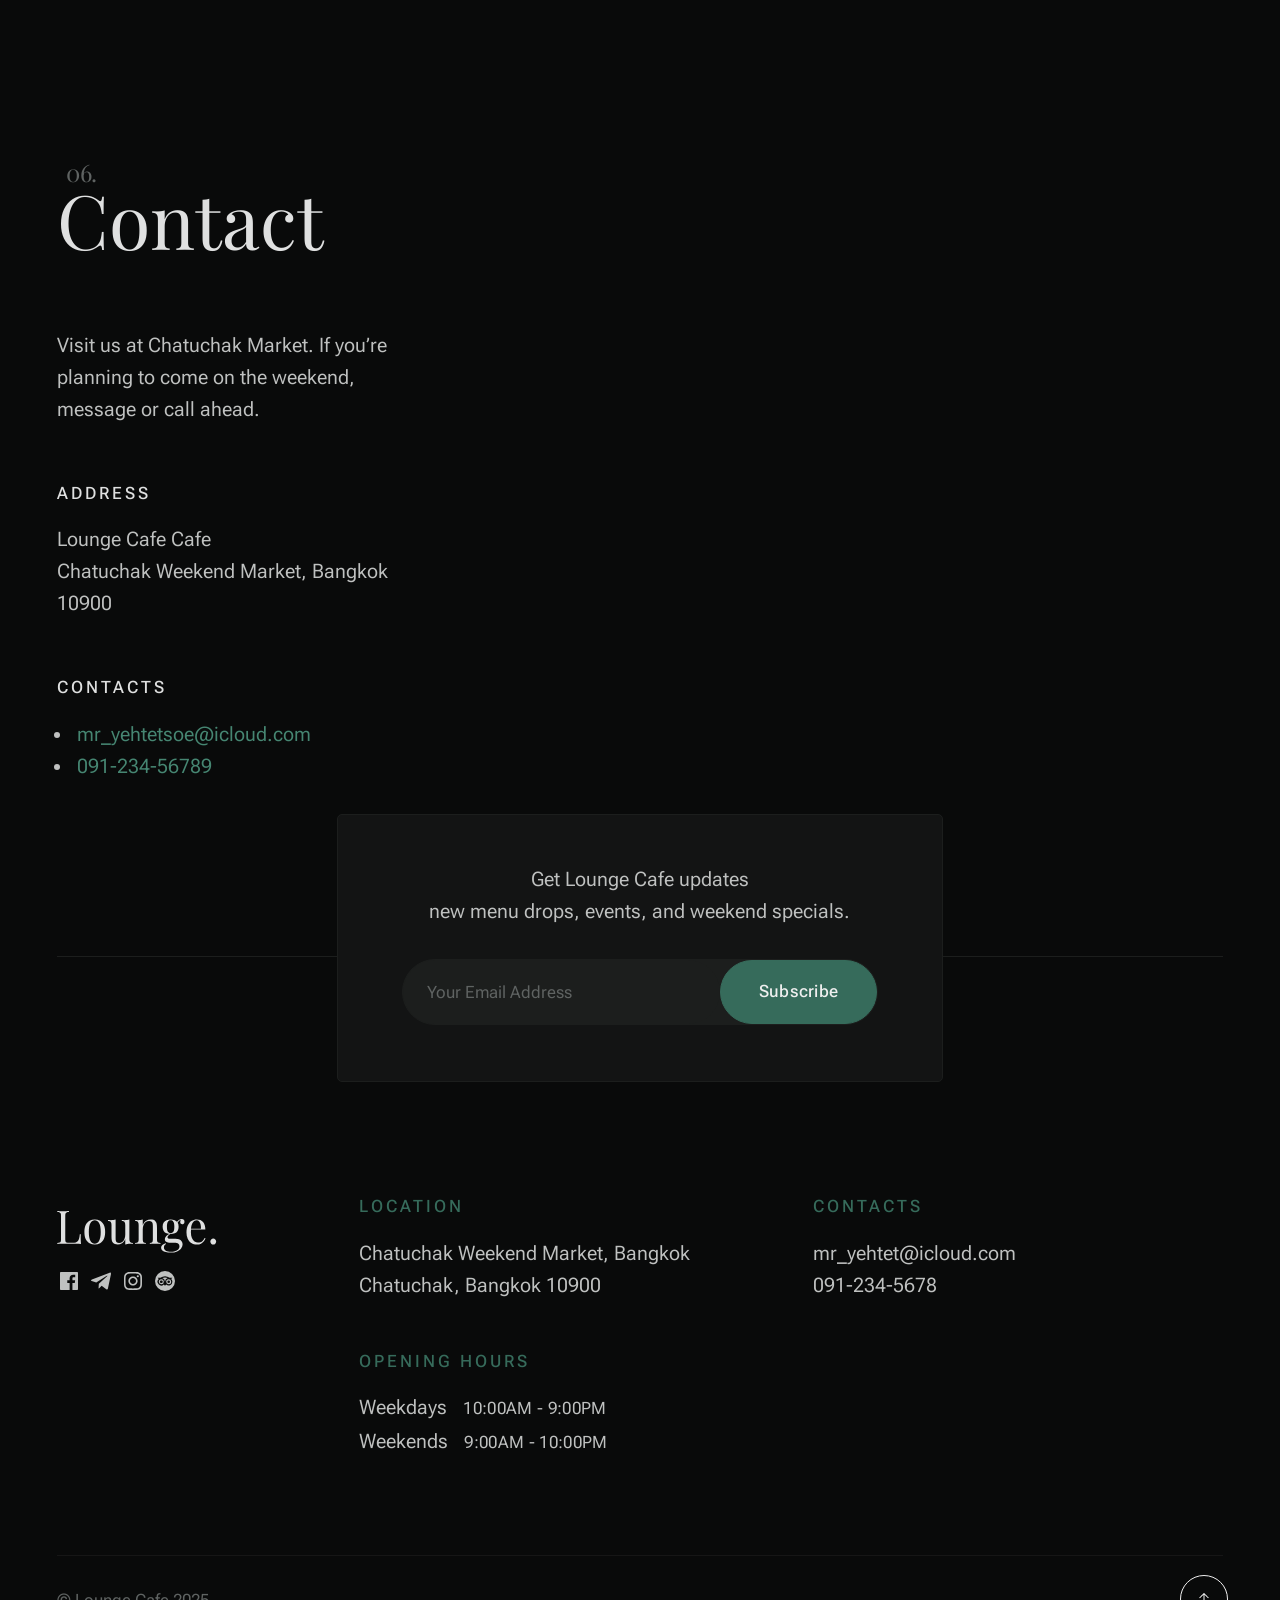
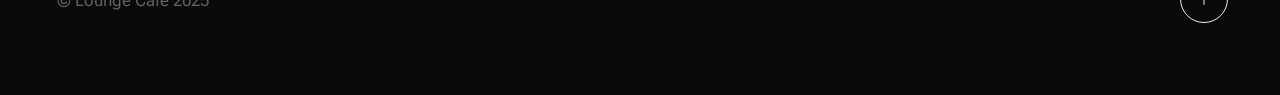
<file: contact.html>
<!DOCTYPE html>
<html lang="en" class="no-js" >
<head>

    <!--- basic page needs
    ================================================== -->
    <meta charset="utf-8">
    <meta name="viewport" content="width=device-width, initial-scale=1">
    <title>Lounge Cafe • Chatuchak Market</title>

    <script>
        document.documentElement.classList.remove('no-js');
        document.documentElement.classList.add('js');
    </script>

    <!-- CSS
    ================================================== -->
    <link rel="stylesheet" href="css/vendor.css">
    <link rel="stylesheet" href="css/styles.css">

    <!-- favicons
    ================================================== -->
    <link rel="apple-touch-icon" sizes="180x180" href="apple-touch-icon.png">
    <link rel="icon" type="image/png" sizes="32x32" href="favicon-32x32.png">
    <link rel="icon" type="image/png" sizes="16x16" href="favicon-16x16.png">
    <link rel="manifest" href="site.webmanifest">

</head>
<body id="top">
    
    <!-- preloader
    ================================================== -->
    <div id="preloader">
        <div id="loader" class="dots-fade">
            <div></div>
            <div></div>
            <div></div>
        </div>
    </div>

    <!-- page wrap
    ================================================== -->
    <div id="page" class="s-pagewrap ss-home">


        <!-- # site header 
        ================================================== -->
        <header class="s-header">

            <div class="container s-header__content">
                
                <div class="s-header__block">
                    <div class="header-logo">
                        <a class="logo" href="index.html">
                            <img src="images/logo.svg" alt="Golden Palace">
                        </a>
                    </div>
                    <a class="header-menu-toggle" href="#0"><span>Menu</span></a>
                </div> <!-- end s-header__block -->
            
                <nav class="header-nav">    
                    <ul class="header-nav__links">
                        <li><a href="index.html">Home</a></li>
                        <li><a href="about.html">About</a></li>
                        <li><a href="menu.html">Menu</a></li>
                        <li><a href="gallery.html">Gallery</a></li>
                        <li><a href="reservations.html">Reservations</a></li>
                        <li><a href="reviews.html">Reviews</a></li>
                        <li class="current"><a href="contact.html">Contact</a></li>
                    </ul> <!-- end header-nav__links -->  
                    
                    <div class="header-contact">
                        <a href="tel:+669123456789" class="header-contact__num btn">
                            <svg id="Layer_1" data-name="Layer 1" xmlns="http://www.w3.org/2000/svg" viewBox="0 0 24 24" stroke-width="1.5" width="24" height="24" color="#000000"><defs><style>.cls-6376396cc3a86d32eae6f0dc-1{fill:none;stroke:currentColor;stroke-miterlimit:10;}</style></defs><path class="cls-6376396cc3a86d32eae6f0dc-1" d="M19.64,21.25c-2.54,2.55-8.38.83-13-3.84S.2,6.9,2.75,4.36L5.53,1.57,10.9,6.94l-2,2A2.18,2.18,0,0,0,8.9,12L12,15.1a2.18,2.18,0,0,0,3.07,0l2-2,5.37,5.37Z"></path></svg>
                             091-234-5678
                        </a>
                    </div> <!-- end header-contact -->
                </nav> <!-- end header-nav -->         
            
            </div> <!-- end s-header__content -->

        </header>

<section id="contact" class="container s-about">
    <div class="row">
        <div class="column xl-4 lg-5 md-12">
            <div class="section-header" data-num="06">
                <h2 class="text-display-title">Contact</h2>
            </div>
            <p>Visit us at Chatuchak Market. If you’re planning to come on the weekend, message or call ahead.</p>

            <h6>Address</h6>
            <p>Lounge Cafe Cafe<br>Chatuchak Weekend Market, Bangkok 10900</p>

            <h6>Contacts</h6>
            <ul class="link-list">
                <li><a href="mailto:mr_yehtetsoe@icloud.com">mr_yehtetsoe@icloud.com</a></li>
                <li><a href="tel:+669123456789">091-234-56789</a></li>
            </ul>
        </div>

        <div class="column xl-8 lg-7 md-12">
            <div class="video-container" style="--aspect-ratio: 16/9;">
                <iframe 
                    src="https://maps.google.com/maps?q=Chatuchak%20Market&t=&z=14&ie=UTF8&iwloc=&output=embed"
                    loading="lazy" 
                    referrerpolicy="no-referrer-when-downgrade"></iframe>
            </div>
        </div>
    </div>
</section>


<footer id="footer" class="container s-footer">  
            
            <div class="row s-footer__top row-x-center">
                <div class="column xl-6 lg-8 md-10 footer-block footer-newsletter">                  
    
                    <h5>
                    Get Lounge Cafe updates <br>
                    new menu drops, events, and weekend specials.
                    </h5>
    
                    <div class="subscribe-form">
                        <form id="mc-form" class="mc-form">
                            <div class="mc-input-wrap">
                                <input type="email" name="EMAIL" id="mce-EMAIL" placeholder="Your Email Address" title="The domain portion of the email address is invalid (the portion after the @)." pattern="^([^\x00-\x20\x22\x28\x29\x2c\x2e\x3a-\x3c\x3e\x40\x5b-\x5d\x7f-\xff]+|\x22([^\x0d\x22\x5c\x80-\xff]|\x5c[\x00-\x7f])*\x22)(\x2e([^\x00-\x20\x22\x28\x29\x2c\x2e\x3a-\x3c\x3e\x40\x5b-\x5d\x7f-\xff]+|\x22([^\x0d\x22\x5c\x80-\xff]|\x5c[\x00-\x7f])*\x22))*\x40([^\x00-\x20\x22\x28\x29\x2c\x2e\x3a-\x3c\x3e\x40\x5b-\x5d\x7f-\xff]+|\x5b([^\x0d\x5b-\x5d\x80-\xff]|\x5c[\x00-\x7f])*\x5d)(\x2e([^\x00-\x20\x22\x28\x29\x2c\x2e\x3a-\x3c\x3e\x40\x5b-\x5d\x7f-\xff]+|\x5b([^\x0d\x5b-\x5d\x80-\xff]|\x5c[\x00-\x7f])*\x5d))*(\.\w{2,})+$" required>
                                <input type="submit" name="subscribe" value="Subscribe" class="btn btn--primary">
                                <!-- <div style="position: absolute; left: -5000px;" aria-hidden="true"><input type="text" name="b_cdb7b577e41181934ed6a6a44_9a91cfe7b3" tabindex="-1" value=""></div> -->
                            </div> 
                            <div class="mc-status"></div>
                        </form>
                    </div> <!-- end subscribe-form -->

                </div> <!-- end footer-newsletter -->
            </div> <!-- end s-footer__top -->         

            <div class="row s-footer__main">             
                <div class="column xl-3 lg-12 footer-block s-footer__main-start">     

                    <div class="s-footer__logo">
                        <a class="logo" href="index.html">
                            <img src="images/logo.svg" alt="Homepage">
                        </a>
                    </div>  

                    <ul class="s-footer__social social-list">
                        <li>
                            <a href="#0">
                                <svg xmlns="http://www.w3.org/2000/svg" width="24" height="24" viewBox="0 0 24 24" style="fill:rgba(0, 0, 0, 1);transform:;-ms-filter:"><path d="M20,3H4C3.447,3,3,3.448,3,4v16c0,0.552,0.447,1,1,1h8.615v-6.96h-2.338v-2.725h2.338v-2c0-2.325,1.42-3.592,3.5-3.592 c0.699-0.002,1.399,0.034,2.095,0.107v2.42h-1.435c-1.128,0-1.348,0.538-1.348,1.325v1.735h2.697l-0.35,2.725h-2.348V21H20 c0.553,0,1-0.448,1-1V4C21,3.448,20.553,3,20,3z"></path></svg>
                                <span class="u-screen-reader-text">Facebook</span>
                            </a>
                        </li>
                        <li>
                            <a href="#0">
                                <svg xmlns="http://www.w3.org/2000/svg" width="24" height="24" viewBox="0 0 24 24" style="fill: rgba(0, 0, 0, 1);transform: ;msFilter:;"><path d="m20.665 3.717-17.73 6.837c-1.21.486-1.203 1.161-.222 1.462l4.552 1.42 10.532-6.645c.498-.303.953-.14.579.192l-8.533 7.701h-.002l.002.001-.314 4.692c.46 0 .663-.211.921-.46l2.211-2.15 4.599 3.397c.848.467 1.457.227 1.668-.785l3.019-14.228c.309-1.239-.473-1.8-1.282-1.434z"></path></svg>
                                <span class="u-screen-reader-text">Telegram</span>
                            </a>
                        </li>
                        <li>
                            <a href="#0">
                                <svg xmlns="http://www.w3.org/2000/svg" width="24" height="24" viewBox="0 0 24 24" style="fill:rgba(0, 0, 0, 1);transform:;-ms-filter:"><path d="M11.999,7.377c-2.554,0-4.623,2.07-4.623,4.623c0,2.554,2.069,4.624,4.623,4.624c2.552,0,4.623-2.07,4.623-4.624 C16.622,9.447,14.551,7.377,11.999,7.377L11.999,7.377z M11.999,15.004c-1.659,0-3.004-1.345-3.004-3.003 c0-1.659,1.345-3.003,3.004-3.003s3.002,1.344,3.002,3.003C15.001,13.659,13.658,15.004,11.999,15.004L11.999,15.004z"></path><circle cx="16.806" cy="7.207" r="1.078"></circle><path d="M20.533,6.111c-0.469-1.209-1.424-2.165-2.633-2.632c-0.699-0.263-1.438-0.404-2.186-0.42 c-0.963-0.042-1.268-0.054-3.71-0.054s-2.755,0-3.71,0.054C7.548,3.074,6.809,3.215,6.11,3.479C4.9,3.946,3.945,4.902,3.477,6.111 c-0.263,0.7-0.404,1.438-0.419,2.186c-0.043,0.962-0.056,1.267-0.056,3.71c0,2.442,0,2.753,0.056,3.71 c0.015,0.748,0.156,1.486,0.419,2.187c0.469,1.208,1.424,2.164,2.634,2.632c0.696,0.272,1.435,0.426,2.185,0.45 c0.963,0.042,1.268,0.055,3.71,0.055s2.755,0,3.71-0.055c0.747-0.015,1.486-0.157,2.186-0.419c1.209-0.469,2.164-1.424,2.633-2.633 c0.263-0.7,0.404-1.438,0.419-2.186c0.043-0.962,0.056-1.267,0.056-3.71s0-2.753-0.056-3.71C20.941,7.57,20.801,6.819,20.533,6.111z M19.315,15.643c-0.007,0.576-0.111,1.147-0.311,1.688c-0.305,0.787-0.926,1.409-1.712,1.711c-0.535,0.199-1.099,0.303-1.67,0.311 c-0.95,0.044-1.218,0.055-3.654,0.055c-2.438,0-2.687,0-3.655-0.055c-0.569-0.007-1.135-0.112-1.669-0.311 c-0.789-0.301-1.414-0.923-1.719-1.711c-0.196-0.534-0.302-1.099-0.311-1.669c-0.043-0.95-0.053-1.218-0.053-3.654 c0-2.437,0-2.686,0.053-3.655c0.007-0.576,0.111-1.146,0.311-1.687c0.305-0.789,0.93-1.41,1.719-1.712 c0.534-0.198,1.1-0.303,1.669-0.311c0.951-0.043,1.218-0.055,3.655-0.055c2.437,0,2.687,0,3.654,0.055 c0.571,0.007,1.135,0.112,1.67,0.311c0.786,0.303,1.407,0.925,1.712,1.712c0.196,0.534,0.302,1.099,0.311,1.669 c0.043,0.951,0.054,1.218,0.054,3.655c0,2.436,0,2.698-0.043,3.654H19.315z"></path></svg>
                                <span class="u-screen-reader-text">Instagram</span>
                            </a>
                        </li>
                        <li>
                            <a href="#0">
                                <svg xmlns="http://www.w3.org/2000/svg" width="24" height="24" viewBox="0 0 24 24" style="fill: rgba(0, 0, 0, 1);transform: ;msFilter:;"><path d="M8.31 10.28a2.5 2.5 0 1 0 2.5 2.49 2.5 2.5 0 0 0-2.5-2.49zm0 3.8a1.31 1.31 0 1 1 0-2.61 1.31 1.31 0 1 1 0 2.61zm7.38-3.8a2.5 2.5 0 1 0 2.5 2.49 2.5 2.5 0 0 0-2.5-2.49zM17 12.77a1.31 1.31 0 1 1-1.31-1.3 1.31 1.31 0 0 1 1.31 1.3z"></path><path d="M12 2a10 10 0 1 0 10 10A10 10 0 0 0 12 2zm7.38 10.77a3.69 3.69 0 0 1-6.2 2.71L12 16.77l-1.18-1.29a3.69 3.69 0 1 1-5-5.44l-1.2-1.3H7.3a8.33 8.33 0 0 1 9.41 0h2.67l-1.2 1.31a3.71 3.71 0 0 1 1.2 2.72z"></path><path d="M14.77 9.05a7.19 7.19 0 0 0-5.54 0A4.06 4.06 0 0 1 12 12.7a4.08 4.08 0 0 1 2.77-3.65z"></path></svg>
                                <span class="u-screen-reader-text">Tripadvisor</span>
                            </a>
                        </li>
                    </ul> <!--end s-footer__social -->

                </div> <!-- end s-footer__main-start -->
                

                <div class="column xl-9 lg-12 s-footer__main-end grid-cols grid-cols--wrap">

                    <div class="grid-cols__column footer-block">
                        <h6>Location</h6>
                        <p>
                        Chatuchak Weekend Market, Bangkok <br>
                        Chatuchak, Bangkok 10900
                        </p>
                    </div>
                    
                    <div class="grid-cols__column footer-block">     
                        <h6>Contacts</h6>
                        <ul class="link-list">
                            <li><a href="mailto:#0">mr_yehtet@icloud.com</a></li>
                            <li><a href="tel:+669123456789">091-234-5678</a></li>
                        </ul> 
                    </div>
                    
                    <div class="grid-cols__column footer-block">                   
                        <h6>Opening Hours</h6>
                        <ul class="opening-hours">
                            <li><span class="opening-hours__days">Weekdays</span><span class="opening-hours__time">10:00am - 9:00pm</span></li>
                            <li><span class="opening-hours__days">Weekends</span><span class="opening-hours__time">9:00am - 10:00pm</span></li>
                        </ul> 
                    </div>  

                </div> <!-- s-footer__main-end -->                  

            </div> <!-- end  s-footer__main-content -->                 
            
            <div class="row s-footer__bottom">       
                
                <div class="column xl-6 lg-12">
                    <p class="ss-copyright">
                        <span>© Lounge Cafe 2025</span> 
                    </p>
                </div>

            </div> <!-- end s-footer__bottom -->          

            <div class="ss-go-top">
                <a class="smoothscroll" title="Back to Top" href="#top">                 
                    <svg clip-rule="evenodd" fill-rule="evenodd" stroke-linejoin="round" stroke-miterlimit="2" viewBox="0 0 24 24" xmlns="http://www.w3.org/2000/svg"><path d="m14.523 18.787s4.501-4.505 6.255-6.26c.146-.146.219-.338.219-.53s-.073-.383-.219-.53c-1.753-1.754-6.255-6.258-6.255-6.258-.144-.145-.334-.217-.524-.217-.193 0-.385.074-.532.221-.293.292-.295.766-.004 1.056l4.978 4.978h-14.692c-.414 0-.75.336-.75.75s.336.75.75.75h14.692l-4.979 4.979c-.289.289-.286.762.006 1.054.148.148.341.222.533.222.19 0 .378-.072.522-.215z" fill-rule="nonzero"/></svg>
                </a>                                
                <span>Back To Top</span>   
            </div> <!-- end ss-go-top -->
            
        </footer>
 <!-- end s-footer -->

    </div> <!-- end page-wrap -->


    <!-- Java Script
    ================================================== -->
    <script src="js/plugins.js"></script>
    <script src="js/main.js"></script>


</body>
</html>
</file>
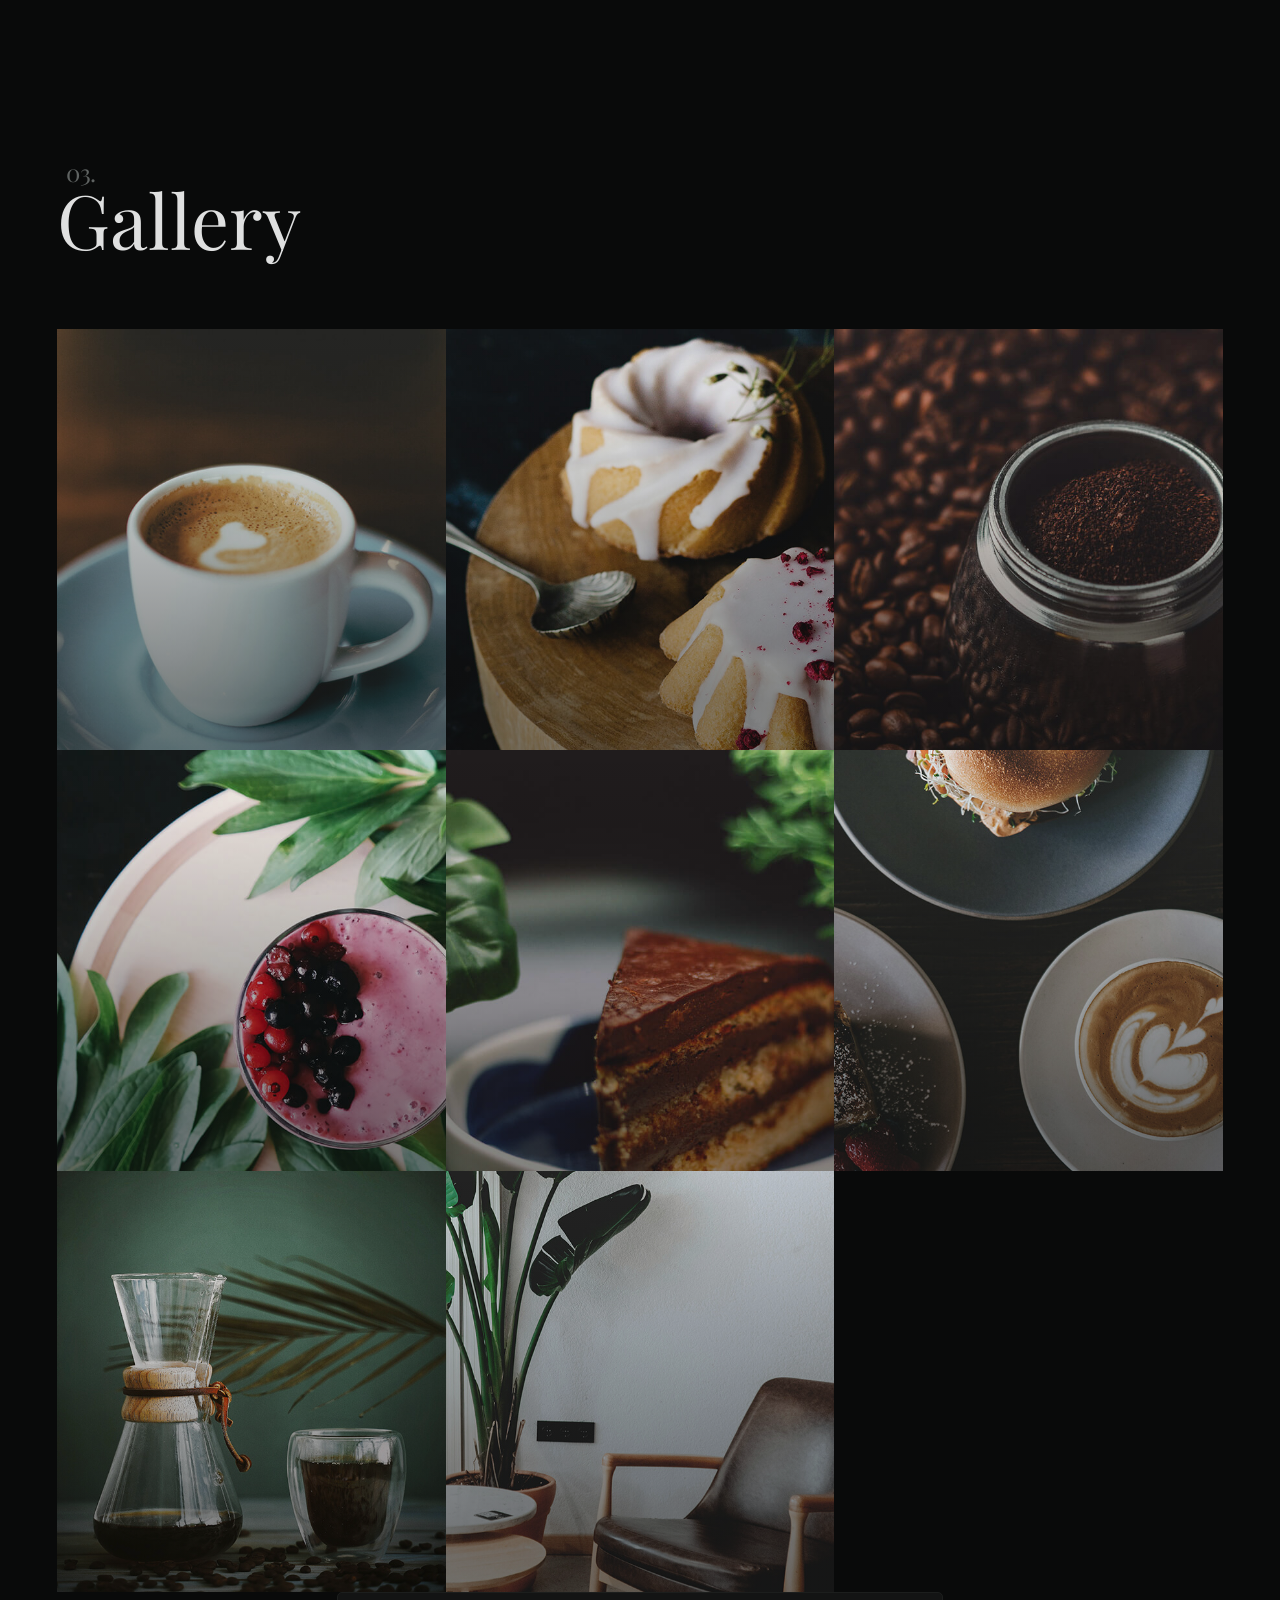
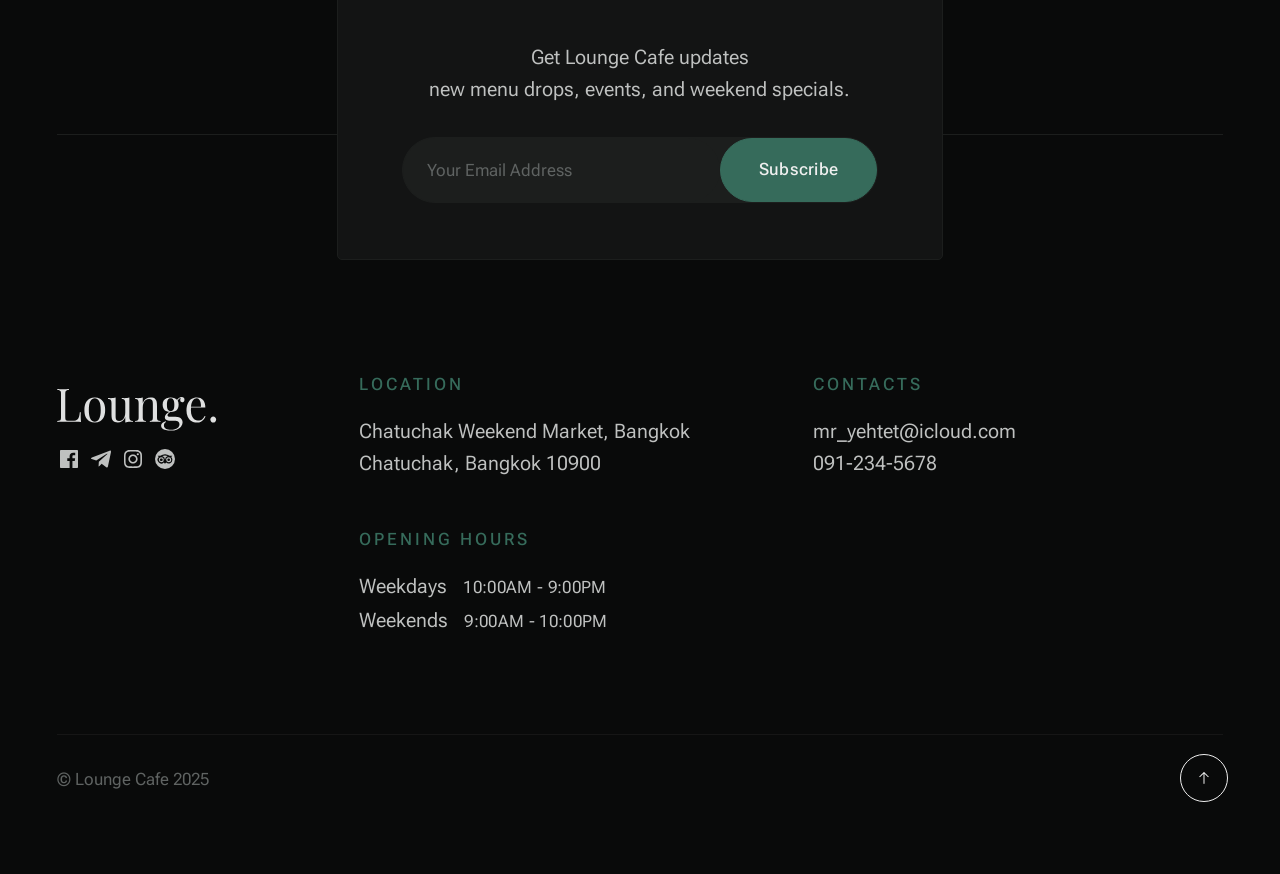
<file: gallery.html>
<!DOCTYPE html>
<html lang="en" class="no-js" >
<head>

    <!--- basic page needs
    ================================================== -->
    <meta charset="utf-8">
    <meta name="viewport" content="width=device-width, initial-scale=1">
    <title>Lounge Cafe • Chatuchak Market</title>

    <script>
        document.documentElement.classList.remove('no-js');
        document.documentElement.classList.add('js');
    </script>

    <!-- CSS
    ================================================== -->
    <link rel="stylesheet" href="css/vendor.css">
    <link rel="stylesheet" href="css/styles.css">

    <!-- favicons
    ================================================== -->
    <link rel="apple-touch-icon" sizes="180x180" href="apple-touch-icon.png">
    <link rel="icon" type="image/png" sizes="32x32" href="favicon-32x32.png">
    <link rel="icon" type="image/png" sizes="16x16" href="favicon-16x16.png">
    <link rel="manifest" href="site.webmanifest">

</head>
<body id="top">
    
    <!-- preloader
    ================================================== -->
    <div id="preloader">
        <div id="loader" class="dots-fade">
            <div></div>
            <div></div>
            <div></div>
        </div>
    </div>

    <!-- page wrap
    ================================================== -->
    <div id="page" class="s-pagewrap ss-home">


        <!-- # site header 
        ================================================== -->
        <header class="s-header">

            <div class="container s-header__content">
                
                <div class="s-header__block">
                    <div class="header-logo">
                        <a class="logo" href="index.html">
                            <img src="images/logo.svg" alt="Golden Palace">
                        </a>
                    </div>
                    <a class="header-menu-toggle" href="#0"><span>Menu</span></a>
                </div> <!-- end s-header__block -->
            
                <nav class="header-nav">    
                    <ul class="header-nav__links">
                        <li><a href="index.html">Home</a></li>
                        <li><a href="about.html">About</a></li>
                        <li><a href="menu.html">Menu</a></li>
                        <li class="current"><a href="gallery.html">Gallery</a></li>
                        <li><a href="reservations.html">Reservations</a></li>
                        <li><a href="reviews.html">Reviews</a></li>
                        <li><a href="contact.html">Contact</a></li>
                    </ul> <!-- end header-nav__links -->  
                    
                    <div class="header-contact">
                        <a href="tel:+669123456789" class="header-contact__num btn">
                            <svg id="Layer_1" data-name="Layer 1" xmlns="http://www.w3.org/2000/svg" viewBox="0 0 24 24" stroke-width="1.5" width="24" height="24" color="#000000"><defs><style>.cls-6376396cc3a86d32eae6f0dc-1{fill:none;stroke:currentColor;stroke-miterlimit:10;}</style></defs><path class="cls-6376396cc3a86d32eae6f0dc-1" d="M19.64,21.25c-2.54,2.55-8.38.83-13-3.84S.2,6.9,2.75,4.36L5.53,1.57,10.9,6.94l-2,2A2.18,2.18,0,0,0,8.9,12L12,15.1a2.18,2.18,0,0,0,3.07,0l2-2,5.37,5.37Z"></path></svg>
                             091-234-5678
                        </a>
                    </div> <!-- end header-contact -->
                </nav> <!-- end header-nav -->         
            
            </div> <!-- end s-header__content -->

        </header>
<section id="gallery" class="container s-gallery target-section">

            <div class="row s-gallery__header">
                <div class="column xl-12 section-header-wrap">
                    <div class="section-header" data-num="03">
                        <h2 class="text-display-title">Gallery</h2>
                    </div>               
                </div> <!-- end section-header-wrap -->   
            </div> <!-- end s-gallery__header -->   

            <div class="gallery-items grid-cols grid-cols--wrap">

                <div class="gallery-items__item grid-cols__column">
                    <a href="images/gallery/large/l-gallery-01.jpg" class="gallery-items__item-thumb glightbox">
                        <img src="images/gallery/gallery-01.jpg" 
                            srcset="images/gallery/gallery-01.jpg 1x, 
                                    images/gallery/gallery-01@2x.jpg 2x" alt="">                                
                    </a>
                </div> <!-- end gallery-items__item-->
    
                <div class="gallery-items__item grid-cols__column">
                    <a href="images/gallery/large/l-gallery-02.jpg" class="gallery-items__item-thumb glightbox">
                        <img src="images/gallery/gallery-02.jpg" 
                            srcset="images/gallery/gallery-02.jpg 1x, 
                                    images/gallery/gallery-02@2x.jpg 2x" alt="">
                    </a>
                </div> <!-- end gallery-items__item -->
    
                <div class="gallery-items__item grid-cols__column">
                    <a href="images/gallery/large/l-gallery-03.jpg" class="gallery-items__item-thumb glightbox">
                        <img src="images/gallery/gallery-03.jpg" 
                            srcset="images/gallery/gallery-03.jpg 1x, 
                                    images/gallery/gallery-03@2x.jpg 2x" alt="">
                    </a>
                </div> <!-- end gallery-items__item -->
    
                <div class="gallery-items__item grid-cols__column">
                    <a href="images/gallery/large/l-gallery-04.jpg" class="gallery-items__item-thumb glightbox">
                        <img src="images/gallery/gallery-04.jpg" 
                            srcset="images/gallery/gallery-04.jpg 1x, 
                                    images/gallery/gallery-04@2x.jpg 2x" alt="">
                    </a>
                </div> <!-- end gallery-items__item -->
    
                <div class="gallery-items__item grid-cols__column">
                    <a href="images/gallery/large/l-gallery-05.jpg" class="gallery-items__item-thumb glightbox">
                        <img src="images/gallery/gallery-05.jpg" 
                            srcset="images/gallery/gallery-05.jpg 1x, 
                                    images/gallery/gallery-05@2x.jpg 2x" alt="">
                    </a>
                </div> <!-- end gallery-items__item -->
    
                <div class="gallery-items__item grid-cols__column">
                    <a href="images/gallery/large/l-gallery-06.jpg" class="gallery-items__item-thumb glightbox">
                        <img src="images/gallery/gallery-06.jpg" 
                            srcset="images/gallery/gallery-06.jpg 1x, 
                                    images/gallery/gallery-06@2x.jpg 2x" alt="">
                    </a>
                </div> <!-- end gallery-items__item -->
    
                <div class="gallery-items__item grid-cols__column">
                    <a href="images/gallery/large/l-gallery-07.jpg" class="gallery-items__item-thumb glightbox">
                        <img src="images/gallery/gallery-07.jpg" 
                            srcset="images/gallery/gallery-07.jpg 1x, 
                                    images/gallery/gallery-07@2x.jpg 2x" alt="">
                    </a>
                </div> <!-- end gallery-items__item -->
    
                <div class="gallery-items__item grid-cols__column">
                    <a href="images/gallery/large/l-gallery-08.jpg" class="gallery-items__item-thumb glightbox">
                        <img src="images/gallery/gallery-08.jpg" 
                            srcset="images/gallery/gallery-08.jpg 1x, 
                                    images/gallery/gallery-08@2x.jpg 2x" alt="">
                    </a>
                </div> <!-- end gallery-items__item -->
                
            </div> <!-- end grid-list-items -->

        </section>

<footer id="footer" class="container s-footer">  
            
            <div class="row s-footer__top row-x-center">
                <div class="column xl-6 lg-8 md-10 footer-block footer-newsletter">                  
    
                    <h5>
                    Get Lounge Cafe updates <br>
                    new menu drops, events, and weekend specials.
                    </h5>
    
                    <div class="subscribe-form">
                        <form id="mc-form" class="mc-form">
                            <div class="mc-input-wrap">
                                <input type="email" name="EMAIL" id="mce-EMAIL" placeholder="Your Email Address" title="The domain portion of the email address is invalid (the portion after the @)." pattern="^([^\x00-\x20\x22\x28\x29\x2c\x2e\x3a-\x3c\x3e\x40\x5b-\x5d\x7f-\xff]+|\x22([^\x0d\x22\x5c\x80-\xff]|\x5c[\x00-\x7f])*\x22)(\x2e([^\x00-\x20\x22\x28\x29\x2c\x2e\x3a-\x3c\x3e\x40\x5b-\x5d\x7f-\xff]+|\x22([^\x0d\x22\x5c\x80-\xff]|\x5c[\x00-\x7f])*\x22))*\x40([^\x00-\x20\x22\x28\x29\x2c\x2e\x3a-\x3c\x3e\x40\x5b-\x5d\x7f-\xff]+|\x5b([^\x0d\x5b-\x5d\x80-\xff]|\x5c[\x00-\x7f])*\x5d)(\x2e([^\x00-\x20\x22\x28\x29\x2c\x2e\x3a-\x3c\x3e\x40\x5b-\x5d\x7f-\xff]+|\x5b([^\x0d\x5b-\x5d\x80-\xff]|\x5c[\x00-\x7f])*\x5d))*(\.\w{2,})+$" required>
                                <input type="submit" name="subscribe" value="Subscribe" class="btn btn--primary">
                                <!-- <div style="position: absolute; left: -5000px;" aria-hidden="true"><input type="text" name="b_cdb7b577e41181934ed6a6a44_9a91cfe7b3" tabindex="-1" value=""></div> -->
                            </div> 
                            <div class="mc-status"></div>
                        </form>
                    </div> <!-- end subscribe-form -->

                </div> <!-- end footer-newsletter -->
            </div> <!-- end s-footer__top -->         

            <div class="row s-footer__main">             
                <div class="column xl-3 lg-12 footer-block s-footer__main-start">     

                    <div class="s-footer__logo">
                        <a class="logo" href="index.html">
                            <img src="images/logo.svg" alt="Homepage">
                        </a>
                    </div>  

                    <ul class="s-footer__social social-list">
                        <li>
                            <a href="#0">
                                <svg xmlns="http://www.w3.org/2000/svg" width="24" height="24" viewBox="0 0 24 24" style="fill:rgba(0, 0, 0, 1);transform:;-ms-filter:"><path d="M20,3H4C3.447,3,3,3.448,3,4v16c0,0.552,0.447,1,1,1h8.615v-6.96h-2.338v-2.725h2.338v-2c0-2.325,1.42-3.592,3.5-3.592 c0.699-0.002,1.399,0.034,2.095,0.107v2.42h-1.435c-1.128,0-1.348,0.538-1.348,1.325v1.735h2.697l-0.35,2.725h-2.348V21H20 c0.553,0,1-0.448,1-1V4C21,3.448,20.553,3,20,3z"></path></svg>
                                <span class="u-screen-reader-text">Facebook</span>
                            </a>
                        </li>
                        <li>
                            <a href="#0">
                                <svg xmlns="http://www.w3.org/2000/svg" width="24" height="24" viewBox="0 0 24 24" style="fill: rgba(0, 0, 0, 1);transform: ;msFilter:;"><path d="m20.665 3.717-17.73 6.837c-1.21.486-1.203 1.161-.222 1.462l4.552 1.42 10.532-6.645c.498-.303.953-.14.579.192l-8.533 7.701h-.002l.002.001-.314 4.692c.46 0 .663-.211.921-.46l2.211-2.15 4.599 3.397c.848.467 1.457.227 1.668-.785l3.019-14.228c.309-1.239-.473-1.8-1.282-1.434z"></path></svg>
                                <span class="u-screen-reader-text">Telegram</span>
                            </a>
                        </li>
                        <li>
                            <a href="#0">
                                <svg xmlns="http://www.w3.org/2000/svg" width="24" height="24" viewBox="0 0 24 24" style="fill:rgba(0, 0, 0, 1);transform:;-ms-filter:"><path d="M11.999,7.377c-2.554,0-4.623,2.07-4.623,4.623c0,2.554,2.069,4.624,4.623,4.624c2.552,0,4.623-2.07,4.623-4.624 C16.622,9.447,14.551,7.377,11.999,7.377L11.999,7.377z M11.999,15.004c-1.659,0-3.004-1.345-3.004-3.003 c0-1.659,1.345-3.003,3.004-3.003s3.002,1.344,3.002,3.003C15.001,13.659,13.658,15.004,11.999,15.004L11.999,15.004z"></path><circle cx="16.806" cy="7.207" r="1.078"></circle><path d="M20.533,6.111c-0.469-1.209-1.424-2.165-2.633-2.632c-0.699-0.263-1.438-0.404-2.186-0.42 c-0.963-0.042-1.268-0.054-3.71-0.054s-2.755,0-3.71,0.054C7.548,3.074,6.809,3.215,6.11,3.479C4.9,3.946,3.945,4.902,3.477,6.111 c-0.263,0.7-0.404,1.438-0.419,2.186c-0.043,0.962-0.056,1.267-0.056,3.71c0,2.442,0,2.753,0.056,3.71 c0.015,0.748,0.156,1.486,0.419,2.187c0.469,1.208,1.424,2.164,2.634,2.632c0.696,0.272,1.435,0.426,2.185,0.45 c0.963,0.042,1.268,0.055,3.71,0.055s2.755,0,3.71-0.055c0.747-0.015,1.486-0.157,2.186-0.419c1.209-0.469,2.164-1.424,2.633-2.633 c0.263-0.7,0.404-1.438,0.419-2.186c0.043-0.962,0.056-1.267,0.056-3.71s0-2.753-0.056-3.71C20.941,7.57,20.801,6.819,20.533,6.111z M19.315,15.643c-0.007,0.576-0.111,1.147-0.311,1.688c-0.305,0.787-0.926,1.409-1.712,1.711c-0.535,0.199-1.099,0.303-1.67,0.311 c-0.95,0.044-1.218,0.055-3.654,0.055c-2.438,0-2.687,0-3.655-0.055c-0.569-0.007-1.135-0.112-1.669-0.311 c-0.789-0.301-1.414-0.923-1.719-1.711c-0.196-0.534-0.302-1.099-0.311-1.669c-0.043-0.95-0.053-1.218-0.053-3.654 c0-2.437,0-2.686,0.053-3.655c0.007-0.576,0.111-1.146,0.311-1.687c0.305-0.789,0.93-1.41,1.719-1.712 c0.534-0.198,1.1-0.303,1.669-0.311c0.951-0.043,1.218-0.055,3.655-0.055c2.437,0,2.687,0,3.654,0.055 c0.571,0.007,1.135,0.112,1.67,0.311c0.786,0.303,1.407,0.925,1.712,1.712c0.196,0.534,0.302,1.099,0.311,1.669 c0.043,0.951,0.054,1.218,0.054,3.655c0,2.436,0,2.698-0.043,3.654H19.315z"></path></svg>
                                <span class="u-screen-reader-text">Instagram</span>
                            </a>
                        </li>
                        <li>
                            <a href="#0">
                                <svg xmlns="http://www.w3.org/2000/svg" width="24" height="24" viewBox="0 0 24 24" style="fill: rgba(0, 0, 0, 1);transform: ;msFilter:;"><path d="M8.31 10.28a2.5 2.5 0 1 0 2.5 2.49 2.5 2.5 0 0 0-2.5-2.49zm0 3.8a1.31 1.31 0 1 1 0-2.61 1.31 1.31 0 1 1 0 2.61zm7.38-3.8a2.5 2.5 0 1 0 2.5 2.49 2.5 2.5 0 0 0-2.5-2.49zM17 12.77a1.31 1.31 0 1 1-1.31-1.3 1.31 1.31 0 0 1 1.31 1.3z"></path><path d="M12 2a10 10 0 1 0 10 10A10 10 0 0 0 12 2zm7.38 10.77a3.69 3.69 0 0 1-6.2 2.71L12 16.77l-1.18-1.29a3.69 3.69 0 1 1-5-5.44l-1.2-1.3H7.3a8.33 8.33 0 0 1 9.41 0h2.67l-1.2 1.31a3.71 3.71 0 0 1 1.2 2.72z"></path><path d="M14.77 9.05a7.19 7.19 0 0 0-5.54 0A4.06 4.06 0 0 1 12 12.7a4.08 4.08 0 0 1 2.77-3.65z"></path></svg>
                                <span class="u-screen-reader-text">Tripadvisor</span>
                            </a>
                        </li>
                    </ul> <!--end s-footer__social -->

                </div> <!-- end s-footer__main-start -->
                

                <div class="column xl-9 lg-12 s-footer__main-end grid-cols grid-cols--wrap">

                    <div class="grid-cols__column footer-block">
                        <h6>Location</h6>
                        <p>
                        Chatuchak Weekend Market, Bangkok <br>
                        Chatuchak, Bangkok 10900
                        </p>
                    </div>
                    
                    <div class="grid-cols__column footer-block">     
                        <h6>Contacts</h6>
                        <ul class="link-list">
                            <li><a href="mailto:#0">mr_yehtet@icloud.com</a></li>
                            <li><a href="tel:+669123456789">091-234-5678</a></li>
                        </ul> 
                    </div>
                    
                    <div class="grid-cols__column footer-block">                   
                        <h6>Opening Hours</h6>
                        <ul class="opening-hours">
                            <li><span class="opening-hours__days">Weekdays</span><span class="opening-hours__time">10:00am - 9:00pm</span></li>
                            <li><span class="opening-hours__days">Weekends</span><span class="opening-hours__time">9:00am - 10:00pm</span></li>
                        </ul> 
                    </div>  

                </div> <!-- s-footer__main-end -->                  

            </div> <!-- end  s-footer__main-content -->                 
            
            <div class="row s-footer__bottom">       
                
                <div class="column xl-6 lg-12">
                    <p class="ss-copyright">
                        <span>© Lounge Cafe 2025</span> 
                    </p>
                </div>

            </div> <!-- end s-footer__bottom -->          

            <div class="ss-go-top">
                <a class="smoothscroll" title="Back to Top" href="#top">                 
                    <svg clip-rule="evenodd" fill-rule="evenodd" stroke-linejoin="round" stroke-miterlimit="2" viewBox="0 0 24 24" xmlns="http://www.w3.org/2000/svg"><path d="m14.523 18.787s4.501-4.505 6.255-6.26c.146-.146.219-.338.219-.53s-.073-.383-.219-.53c-1.753-1.754-6.255-6.258-6.255-6.258-.144-.145-.334-.217-.524-.217-.193 0-.385.074-.532.221-.293.292-.295.766-.004 1.056l4.978 4.978h-14.692c-.414 0-.75.336-.75.75s.336.75.75.75h14.692l-4.979 4.979c-.289.289-.286.762.006 1.054.148.148.341.222.533.222.19 0 .378-.072.522-.215z" fill-rule="nonzero"/></svg>
                </a>                                
                <span>Back To Top</span>   
            </div> <!-- end ss-go-top -->
            
        </footer>
 <!-- end s-footer -->

    </div> <!-- end page-wrap -->


    <!-- Java Script
    ================================================== -->
    <script src="js/plugins.js"></script>
    <script src="js/main.js"></script>


</body>
</html>
</file>
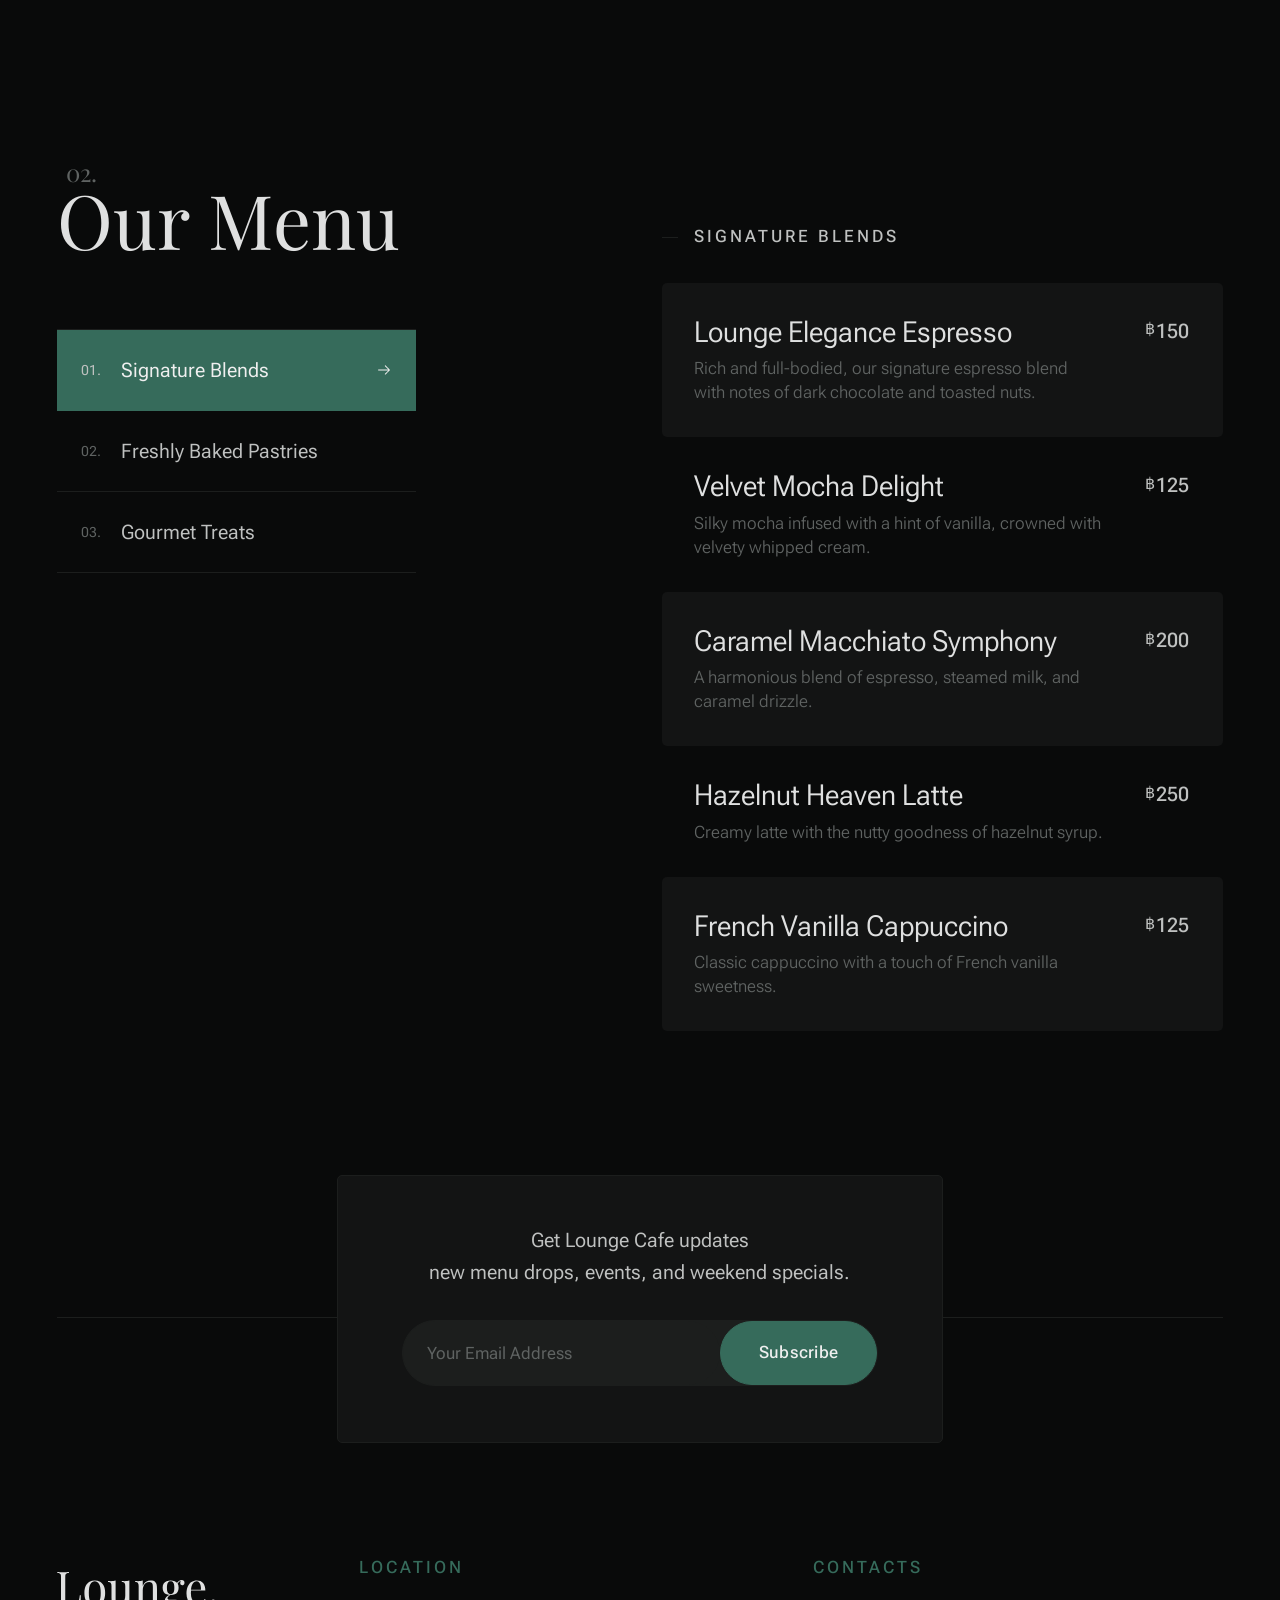
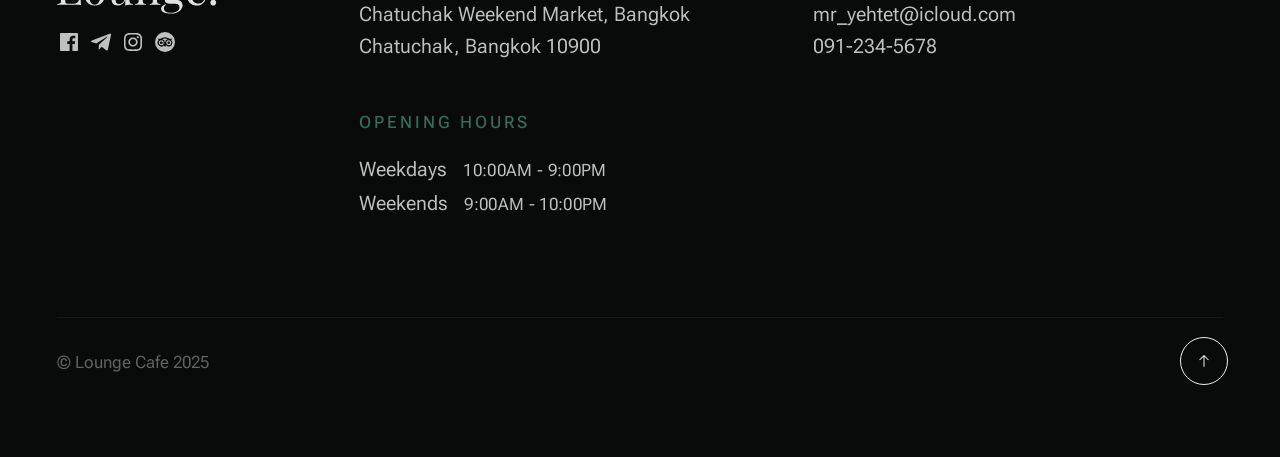
<file: menu.html>
<!DOCTYPE html>
<html lang="en" class="no-js" >
<head>

    <!--- basic page needs
    ================================================== -->
    <meta charset="utf-8">
    <meta name="viewport" content="width=device-width, initial-scale=1">
    <title>Lounge Cafe • Chatuchak Market</title>

    <script>
        document.documentElement.classList.remove('no-js');
        document.documentElement.classList.add('js');
    </script>

    <!-- CSS
    ================================================== -->
    <link rel="stylesheet" href="css/vendor.css">
    <link rel="stylesheet" href="css/styles.css">

    <!-- favicons
    ================================================== -->
    <link rel="apple-touch-icon" sizes="180x180" href="apple-touch-icon.png">
    <link rel="icon" type="image/png" sizes="32x32" href="favicon-32x32.png">
    <link rel="icon" type="image/png" sizes="16x16" href="favicon-16x16.png">
    <link rel="manifest" href="site.webmanifest">

</head>
<body id="top">
    
    <!-- preloader
    ================================================== -->
    <div id="preloader">
        <div id="loader" class="dots-fade">
            <div></div>
            <div></div>
            <div></div>
        </div>
    </div>

    <!-- page wrap
    ================================================== -->
    <div id="page" class="s-pagewrap ss-home">


        <!-- # site header 
        ================================================== -->
        <header class="s-header">

            <div class="container s-header__content">
                
                <div class="s-header__block">
                    <div class="header-logo">
                        <a class="logo" href="index.html">
                            <img src="images/logo.svg" alt="Golden Palace">
                        </a>
                    </div>
                    <a class="header-menu-toggle" href="#0"><span>Menu</span></a>
                </div> <!-- end s-header__block -->
            
                <nav class="header-nav">    
                    <ul class="header-nav__links">
                        <li><a href="index.html">Home</a></li>
                        <li><a href="about.html">About</a></li>
                        <li class="current"><a href="menu.html">Menu</a></li>
                        <li><a href="gallery.html">Gallery</a></li>
                        <li><a href="reservations.html">Reservations</a></li>
                        <li><a href="reviews.html">Reviews</a></li>
                        <li><a href="contact.html">Contact</a></li>
                    </ul> <!-- end header-nav__links -->  
                    
                    <div class="header-contact">
                        <a href="tel:+669123456789" class="header-contact__num btn">
                            <svg id="Layer_1" data-name="Layer 1" xmlns="http://www.w3.org/2000/svg" viewBox="0 0 24 24" stroke-width="1.5" width="24" height="24" color="#000000"><defs><style>.cls-6376396cc3a86d32eae6f0dc-1{fill:none;stroke:currentColor;stroke-miterlimit:10;}</style></defs><path class="cls-6376396cc3a86d32eae6f0dc-1" d="M19.64,21.25c-2.54,2.55-8.38.83-13-3.84S.2,6.9,2.75,4.36L5.53,1.57,10.9,6.94l-2,2A2.18,2.18,0,0,0,8.9,12L12,15.1a2.18,2.18,0,0,0,3.07,0l2-2,5.37,5.37Z"></path></svg>
                             091-234-5678
                        </a>
                    </div> <!-- end header-contact -->
                </nav> <!-- end header-nav -->         
            
            </div> <!-- end s-header__content -->

        </header>
<section id="menu" class="container s-menu target-section">

            <div class="row s-menu__content">
                
                <div class="column xl-4 lg-5 md-12 s-menu__content-start">

                    <div class="section-header" data-num="02">
                        <h2 class="text-display-title">Our Menu</h2>
                    </div>  

                    <nav class="tab-nav">
                        <ul class="tab-nav__list"> 
                            <li>
                                <a href="#tab-signature-blends">
                                    <span>Signature Blends</span>
                                    <svg clip-rule="evenodd" fill-rule="evenodd" stroke-linejoin="round" stroke-miterlimit="2" viewBox="0 0 24 24" xmlns="http://www.w3.org/2000/svg"><path d="m14.523 18.787s4.501-4.505 6.255-6.26c.146-.146.219-.338.219-.53s-.073-.383-.219-.53c-1.753-1.754-6.255-6.258-6.255-6.258-.144-.145-.334-.217-.524-.217-.193 0-.385.074-.532.221-.293.292-.295.766-.004 1.056l4.978 4.978h-14.692c-.414 0-.75.336-.75.75s.336.75.75.75h14.692l-4.979 4.979c-.289.289-.286.762.006 1.054.148.148.341.222.533.222.19 0 .378-.072.522-.215z" fill-rule="nonzero"/></svg>
                                </a>
                            </li>
                            <li>
                                <a href="#tab-pastries">
                                    <span>Freshly Baked Pastries</span>
                                    <svg clip-rule="evenodd" fill-rule="evenodd" stroke-linejoin="round" stroke-miterlimit="2" viewBox="0 0 24 24" xmlns="http://www.w3.org/2000/svg"><path d="m14.523 18.787s4.501-4.505 6.255-6.26c.146-.146.219-.338.219-.53s-.073-.383-.219-.53c-1.753-1.754-6.255-6.258-6.255-6.258-.144-.145-.334-.217-.524-.217-.193 0-.385.074-.532.221-.293.292-.295.766-.004 1.056l4.978 4.978h-14.692c-.414 0-.75.336-.75.75s.336.75.75.75h14.692l-4.979 4.979c-.289.289-.286.762.006 1.054.148.148.341.222.533.222.19 0 .378-.072.522-.215z" fill-rule="nonzero"/></svg>
                                </a>
                            </li>
                            <li>
                                <a href="#tab-gourmet-treats">
                                    <span>Gourmet Treats</span>
                                    <svg clip-rule="evenodd" fill-rule="evenodd" stroke-linejoin="round" stroke-miterlimit="2" viewBox="0 0 24 24" xmlns="http://www.w3.org/2000/svg"><path d="m14.523 18.787s4.501-4.505 6.255-6.26c.146-.146.219-.338.219-.53s-.073-.383-.219-.53c-1.753-1.754-6.255-6.258-6.255-6.258-.144-.145-.334-.217-.524-.217-.193 0-.385.074-.532.221-.293.292-.295.766-.004 1.056l4.978 4.978h-14.692c-.414 0-.75.336-.75.75s.336.75.75.75h14.692l-4.979 4.979c-.289.289-.286.762.006 1.054.148.148.341.222.533.222.19 0 .378-.072.522-.215z" fill-rule="nonzero"/></svg>
                                </a>
                            </li>
                        </ul>
                    </nav> <!-- end tab-nav -->

                </div> <!-- end s-menu__content-start -->

                <div class="column xl-6 lg-6 md-12 s-menu__content-end">

                    <div class="tab-content menu-block">

                        <div id="tab-signature-blends" class="menu-block__group tab-content__item">

                            <h6 class="menu-block__cat-name">
                                Signature Blends
                            </h6>

                            <ul class="menu-list">
                                <li class="menu-list__item">
                                    <div class="menu-list__item-desc">                                            
                                        <h4>Lounge Elegance Espresso</h4>
                                        <p>
                                            Rich and full-bodied, our signature espresso blend with notes of dark chocolate and toasted nuts.
                                        </p>
                                    </div>
                                    <div class="menu-list__item-price">
                                        <span>฿</span>150
                                    </div>
                                </li>
                                <li class="menu-list__item">
                                    <div class="menu-list__item-desc">                                            
                                        <h4>Velvet Mocha Delight</h4>
                                        <p>
                                            Silky mocha infused with a hint of vanilla, crowned with velvety whipped cream.
                                        </p>
                                    </div>
                                    <div class="menu-list__item-price">
                                        <span>฿</span>125
                                    </div>
                                </li>
                                <li class="menu-list__item">
                                    <div class="menu-list__item-desc">                                            
                                        <h4>Caramel Macchiato Symphony</h4>
                                        <p>
                                            A harmonious blend of espresso, steamed milk, and caramel drizzle.
                                        </p>
                                    </div>
                                    <div class="menu-list__item-price">
                                        <span>฿</span>200
                                    </div>
                                </li>
                                <li class="menu-list__item">
                                    <div class="menu-list__item-desc">                                            
                                        <h4>Hazelnut Heaven Latte</h4>
                                        <p>
                                        Creamy latte with the nutty goodness of hazelnut syrup.
                                        </p>
                                    </div>
                                    <div class="menu-list__item-price">
                                        <span>฿</span>250
                                    </div>
                                </li>
                                <li class="menu-list__item">
                                    <div class="menu-list__item-desc">                                            
                                        <h4>French Vanilla Cappuccino</h4>
                                        <p>
                                            Classic cappuccino with a touch of French vanilla sweetness.
                                        </p>
                                    </div>
                                    <div class="menu-list__item-price">
                                        <span>฿</span>125
                                    </div>
                                </li>
                            </ul> <!-- end menu-list -->

                        </div> <!-- end tab-content__item -->


                        <div id="tab-pastries" class="menu-block__group tab-content__item">

                            <h6 class="menu-block__cat-name">
                                Freshly Baked Pastries
                            </h6>

                            <ul class="menu-list">
                                <li class="menu-list__item">
                                    <div class="menu-list__item-desc">                                            
                                        <h4>Buttery Croissants</h4>
                                        <p>
                                        Flaky and buttery croissants baked to perfection.
                                        </p>
                                    </div>
                                    <div class="menu-list__item-price">
                                        <span>฿</span>150
                                    </div>
                                </li>
                                <li class="menu-list__item">
                                    <div class="menu-list__item-desc">                                            
                                        <h4>Flaky Almond Danishes</h4>
                                        <p>
                                        Delicate pastries filled with almond paste and sliced almonds.
                                        </p>
                                    </div>
                                    <div class="menu-list__item-price">
                                        <span>฿</span>200
                                    </div>
                                </li>
                                <li class="menu-list__item">
                                    <div class="menu-list__item-desc">                                            
                                        <h4>Blueberry Streusel Muffins</h4>
                                        <p>
                                        Moist muffins bursting with blueberries and a crumbly streusel top.
                                        </p>
                                    </div>
                                    <div class="menu-list__item-price">
                                        <span>฿</span>175
                                    </div>
                                </li>
                                <li class="menu-list__item">
                                    <div class="menu-list__item-desc">                                            
                                        <h4>Chocolate-Filled Scones</h4>
                                        <p>
                                        Tender scones with a surprise chocolate center.
                                        </p>
                                    </div>
                                    <div class="menu-list__item-price">
                                        <span>฿</span>225
                                    </div>
                                </li>
                                <li class="menu-list__item">
                                    <div class="menu-list__item-desc">                                            
                                        <h4>Raspberry Cream Cheese Danish</h4>
                                        <p>
                                        Sweet and tangy raspberry filling in a cream cheese danish.
                                        </p>
                                    </div>
                                    <div class="menu-list__item-price">
                                        <span>฿</span>125
                                    </div>
                                </li>
                            </ul> <!-- end menu-list -->

                        </div> <!-- end tab-content__item -->


                        <div id="tab-gourmet-treats" class="menu-block__group tab-content__item">

                            <h6 class="menu-block__cat-name">
                                Gourmet Treats
                            </h6>

                            <ul class="menu-list">
                                <li class="menu-list__item">
                                    <div class="menu-list__item-desc">                                            
                                        <h4>Artisanal Dark Chocolate Truffles</h4>
                                        <p>
                                        Luxurious dark chocolate truffles dusted with cocoa powder.
                                        </p>
                                    </div>
                                    <div class="menu-list__item-price">
                                        <span>฿</span>175
                                    </div>
                                </li>
                                <li class="menu-list__item">
                                    <div class="menu-list__item-desc">                                            
                                        <h4>Handcrafted Praline Bonbons</h4>
                                        <p>
                                        Praline-filled bonbons topped with a caramelized nut.
                                        </p>
                                    </div>
                                    <div class="menu-list__item-price">
                                        <span>฿</span>200
                                    </div>
                                </li>
                                <li class="menu-list__item">
                                    <div class="menu-list__item-desc">                                            
                                        <h4>Pistachio and Sea Salt Toffee</h4>
                                        <p>
                                        Crunchy toffee coated in pistachios and sea salt.
                                        </p>
                                    </div>
                                    <div class="menu-list__item-price">
                                        <span>฿</span>200
                                    </div>
                                </li>
                                <li class="menu-list__item">
                                    <div class="menu-list__item-desc">                                            
                                        <h4>Raspberry White Chocolate Bark</h4>
                                        <p>
                                        Creamy white chocolate with swirls of raspberry and a sprinkle of almonds. 
                                        </p>
                                    </div>
                                    <div class="menu-list__item-price">
                                        <span>฿</span>150
                                    </div>
                                </li>
                                <li class="menu-list__item">
                                    <div class="menu-list__item-desc">                                            
                                        <h4>Salted Caramel Brownie Bites</h4>
                                        <p>
                                        Fudgy brownie bites with a caramel drizzle and a touch of sea salt.
                                        </p>
                                    </div>
                                    <div class="menu-list__item-price">
                                        <span>฿</span>150
                                    </div>
                                </li>
                            </ul> <!-- end menu-list -->
                            
                        </div> <!-- end tab-content__item -->

                    </div> <!-- menu-block -->

                </div> <!-- end s-menu__content-end -->

            </div> <!-- end s-menu__content -->

        </section>

<footer id="footer" class="container s-footer">  
            
            <div class="row s-footer__top row-x-center">
                <div class="column xl-6 lg-8 md-10 footer-block footer-newsletter">                  
    
                    <h5>
                    Get Lounge Cafe updates <br>
                    new menu drops, events, and weekend specials.
                    </h5>
    
                    <div class="subscribe-form">
                        <form id="mc-form" class="mc-form">
                            <div class="mc-input-wrap">
                                <input type="email" name="EMAIL" id="mce-EMAIL" placeholder="Your Email Address" title="The domain portion of the email address is invalid (the portion after the @)." pattern="^([^\x00-\x20\x22\x28\x29\x2c\x2e\x3a-\x3c\x3e\x40\x5b-\x5d\x7f-\xff]+|\x22([^\x0d\x22\x5c\x80-\xff]|\x5c[\x00-\x7f])*\x22)(\x2e([^\x00-\x20\x22\x28\x29\x2c\x2e\x3a-\x3c\x3e\x40\x5b-\x5d\x7f-\xff]+|\x22([^\x0d\x22\x5c\x80-\xff]|\x5c[\x00-\x7f])*\x22))*\x40([^\x00-\x20\x22\x28\x29\x2c\x2e\x3a-\x3c\x3e\x40\x5b-\x5d\x7f-\xff]+|\x5b([^\x0d\x5b-\x5d\x80-\xff]|\x5c[\x00-\x7f])*\x5d)(\x2e([^\x00-\x20\x22\x28\x29\x2c\x2e\x3a-\x3c\x3e\x40\x5b-\x5d\x7f-\xff]+|\x5b([^\x0d\x5b-\x5d\x80-\xff]|\x5c[\x00-\x7f])*\x5d))*(\.\w{2,})+$" required>
                                <input type="submit" name="subscribe" value="Subscribe" class="btn btn--primary">
                                <!-- <div style="position: absolute; left: -5000px;" aria-hidden="true"><input type="text" name="b_cdb7b577e41181934ed6a6a44_9a91cfe7b3" tabindex="-1" value=""></div> -->
                            </div> 
                            <div class="mc-status"></div>
                        </form>
                    </div> <!-- end subscribe-form -->

                </div> <!-- end footer-newsletter -->
            </div> <!-- end s-footer__top -->         

            <div class="row s-footer__main">             
                <div class="column xl-3 lg-12 footer-block s-footer__main-start">     

                    <div class="s-footer__logo">
                        <a class="logo" href="index.html">
                            <img src="images/logo.svg" alt="Homepage">
                        </a>
                    </div>  

                    <ul class="s-footer__social social-list">
                        <li>
                            <a href="#0">
                                <svg xmlns="http://www.w3.org/2000/svg" width="24" height="24" viewBox="0 0 24 24" style="fill:rgba(0, 0, 0, 1);transform:;-ms-filter:"><path d="M20,3H4C3.447,3,3,3.448,3,4v16c0,0.552,0.447,1,1,1h8.615v-6.96h-2.338v-2.725h2.338v-2c0-2.325,1.42-3.592,3.5-3.592 c0.699-0.002,1.399,0.034,2.095,0.107v2.42h-1.435c-1.128,0-1.348,0.538-1.348,1.325v1.735h2.697l-0.35,2.725h-2.348V21H20 c0.553,0,1-0.448,1-1V4C21,3.448,20.553,3,20,3z"></path></svg>
                                <span class="u-screen-reader-text">Facebook</span>
                            </a>
                        </li>
                        <li>
                            <a href="#0">
                                <svg xmlns="http://www.w3.org/2000/svg" width="24" height="24" viewBox="0 0 24 24" style="fill: rgba(0, 0, 0, 1);transform: ;msFilter:;"><path d="m20.665 3.717-17.73 6.837c-1.21.486-1.203 1.161-.222 1.462l4.552 1.42 10.532-6.645c.498-.303.953-.14.579.192l-8.533 7.701h-.002l.002.001-.314 4.692c.46 0 .663-.211.921-.46l2.211-2.15 4.599 3.397c.848.467 1.457.227 1.668-.785l3.019-14.228c.309-1.239-.473-1.8-1.282-1.434z"></path></svg>
                                <span class="u-screen-reader-text">Telegram</span>
                            </a>
                        </li>
                        <li>
                            <a href="#0">
                                <svg xmlns="http://www.w3.org/2000/svg" width="24" height="24" viewBox="0 0 24 24" style="fill:rgba(0, 0, 0, 1);transform:;-ms-filter:"><path d="M11.999,7.377c-2.554,0-4.623,2.07-4.623,4.623c0,2.554,2.069,4.624,4.623,4.624c2.552,0,4.623-2.07,4.623-4.624 C16.622,9.447,14.551,7.377,11.999,7.377L11.999,7.377z M11.999,15.004c-1.659,0-3.004-1.345-3.004-3.003 c0-1.659,1.345-3.003,3.004-3.003s3.002,1.344,3.002,3.003C15.001,13.659,13.658,15.004,11.999,15.004L11.999,15.004z"></path><circle cx="16.806" cy="7.207" r="1.078"></circle><path d="M20.533,6.111c-0.469-1.209-1.424-2.165-2.633-2.632c-0.699-0.263-1.438-0.404-2.186-0.42 c-0.963-0.042-1.268-0.054-3.71-0.054s-2.755,0-3.71,0.054C7.548,3.074,6.809,3.215,6.11,3.479C4.9,3.946,3.945,4.902,3.477,6.111 c-0.263,0.7-0.404,1.438-0.419,2.186c-0.043,0.962-0.056,1.267-0.056,3.71c0,2.442,0,2.753,0.056,3.71 c0.015,0.748,0.156,1.486,0.419,2.187c0.469,1.208,1.424,2.164,2.634,2.632c0.696,0.272,1.435,0.426,2.185,0.45 c0.963,0.042,1.268,0.055,3.71,0.055s2.755,0,3.71-0.055c0.747-0.015,1.486-0.157,2.186-0.419c1.209-0.469,2.164-1.424,2.633-2.633 c0.263-0.7,0.404-1.438,0.419-2.186c0.043-0.962,0.056-1.267,0.056-3.71s0-2.753-0.056-3.71C20.941,7.57,20.801,6.819,20.533,6.111z M19.315,15.643c-0.007,0.576-0.111,1.147-0.311,1.688c-0.305,0.787-0.926,1.409-1.712,1.711c-0.535,0.199-1.099,0.303-1.67,0.311 c-0.95,0.044-1.218,0.055-3.654,0.055c-2.438,0-2.687,0-3.655-0.055c-0.569-0.007-1.135-0.112-1.669-0.311 c-0.789-0.301-1.414-0.923-1.719-1.711c-0.196-0.534-0.302-1.099-0.311-1.669c-0.043-0.95-0.053-1.218-0.053-3.654 c0-2.437,0-2.686,0.053-3.655c0.007-0.576,0.111-1.146,0.311-1.687c0.305-0.789,0.93-1.41,1.719-1.712 c0.534-0.198,1.1-0.303,1.669-0.311c0.951-0.043,1.218-0.055,3.655-0.055c2.437,0,2.687,0,3.654,0.055 c0.571,0.007,1.135,0.112,1.67,0.311c0.786,0.303,1.407,0.925,1.712,1.712c0.196,0.534,0.302,1.099,0.311,1.669 c0.043,0.951,0.054,1.218,0.054,3.655c0,2.436,0,2.698-0.043,3.654H19.315z"></path></svg>
                                <span class="u-screen-reader-text">Instagram</span>
                            </a>
                        </li>
                        <li>
                            <a href="#0">
                                <svg xmlns="http://www.w3.org/2000/svg" width="24" height="24" viewBox="0 0 24 24" style="fill: rgba(0, 0, 0, 1);transform: ;msFilter:;"><path d="M8.31 10.28a2.5 2.5 0 1 0 2.5 2.49 2.5 2.5 0 0 0-2.5-2.49zm0 3.8a1.31 1.31 0 1 1 0-2.61 1.31 1.31 0 1 1 0 2.61zm7.38-3.8a2.5 2.5 0 1 0 2.5 2.49 2.5 2.5 0 0 0-2.5-2.49zM17 12.77a1.31 1.31 0 1 1-1.31-1.3 1.31 1.31 0 0 1 1.31 1.3z"></path><path d="M12 2a10 10 0 1 0 10 10A10 10 0 0 0 12 2zm7.38 10.77a3.69 3.69 0 0 1-6.2 2.71L12 16.77l-1.18-1.29a3.69 3.69 0 1 1-5-5.44l-1.2-1.3H7.3a8.33 8.33 0 0 1 9.41 0h2.67l-1.2 1.31a3.71 3.71 0 0 1 1.2 2.72z"></path><path d="M14.77 9.05a7.19 7.19 0 0 0-5.54 0A4.06 4.06 0 0 1 12 12.7a4.08 4.08 0 0 1 2.77-3.65z"></path></svg>
                                <span class="u-screen-reader-text">Tripadvisor</span>
                            </a>
                        </li>
                    </ul> <!--end s-footer__social -->

                </div> <!-- end s-footer__main-start -->
                

                <div class="column xl-9 lg-12 s-footer__main-end grid-cols grid-cols--wrap">

                    <div class="grid-cols__column footer-block">
                        <h6>Location</h6>
                        <p>
                        Chatuchak Weekend Market, Bangkok <br>
                        Chatuchak, Bangkok 10900
                        </p>
                    </div>
                    
                    <div class="grid-cols__column footer-block">     
                        <h6>Contacts</h6>
                        <ul class="link-list">
                            <li><a href="mailto:#0">mr_yehtet@icloud.com</a></li>
                            <li><a href="tel:+669123456789">091-234-5678</a></li>
                        </ul> 
                    </div>
                    
                    <div class="grid-cols__column footer-block">                   
                        <h6>Opening Hours</h6>
                        <ul class="opening-hours">
                            <li><span class="opening-hours__days">Weekdays</span><span class="opening-hours__time">10:00am - 9:00pm</span></li>
                            <li><span class="opening-hours__days">Weekends</span><span class="opening-hours__time">9:00am - 10:00pm</span></li>
                        </ul> 
                    </div>  

                </div> <!-- s-footer__main-end -->                  

            </div> <!-- end  s-footer__main-content -->                 
            
            <div class="row s-footer__bottom">       
                
                <div class="column xl-6 lg-12">
                    <p class="ss-copyright">
                        <span>© Lounge Cafe 2025</span> 
                    </p>
                </div>

            </div> <!-- end s-footer__bottom -->          

            <div class="ss-go-top">
                <a class="smoothscroll" title="Back to Top" href="#top">                 
                    <svg clip-rule="evenodd" fill-rule="evenodd" stroke-linejoin="round" stroke-miterlimit="2" viewBox="0 0 24 24" xmlns="http://www.w3.org/2000/svg"><path d="m14.523 18.787s4.501-4.505 6.255-6.26c.146-.146.219-.338.219-.53s-.073-.383-.219-.53c-1.753-1.754-6.255-6.258-6.255-6.258-.144-.145-.334-.217-.524-.217-.193 0-.385.074-.532.221-.293.292-.295.766-.004 1.056l4.978 4.978h-14.692c-.414 0-.75.336-.75.75s.336.75.75.75h14.692l-4.979 4.979c-.289.289-.286.762.006 1.054.148.148.341.222.533.222.19 0 .378-.072.522-.215z" fill-rule="nonzero"/></svg>
                </a>                                
                <span>Back To Top</span>   
            </div> <!-- end ss-go-top -->
            
        </footer>
 <!-- end s-footer -->

    </div> <!-- end page-wrap -->


    <!-- Java Script
    ================================================== -->
    <script src="js/plugins.js"></script>
    <script src="js/main.js"></script>


</body>
</html>
</file>
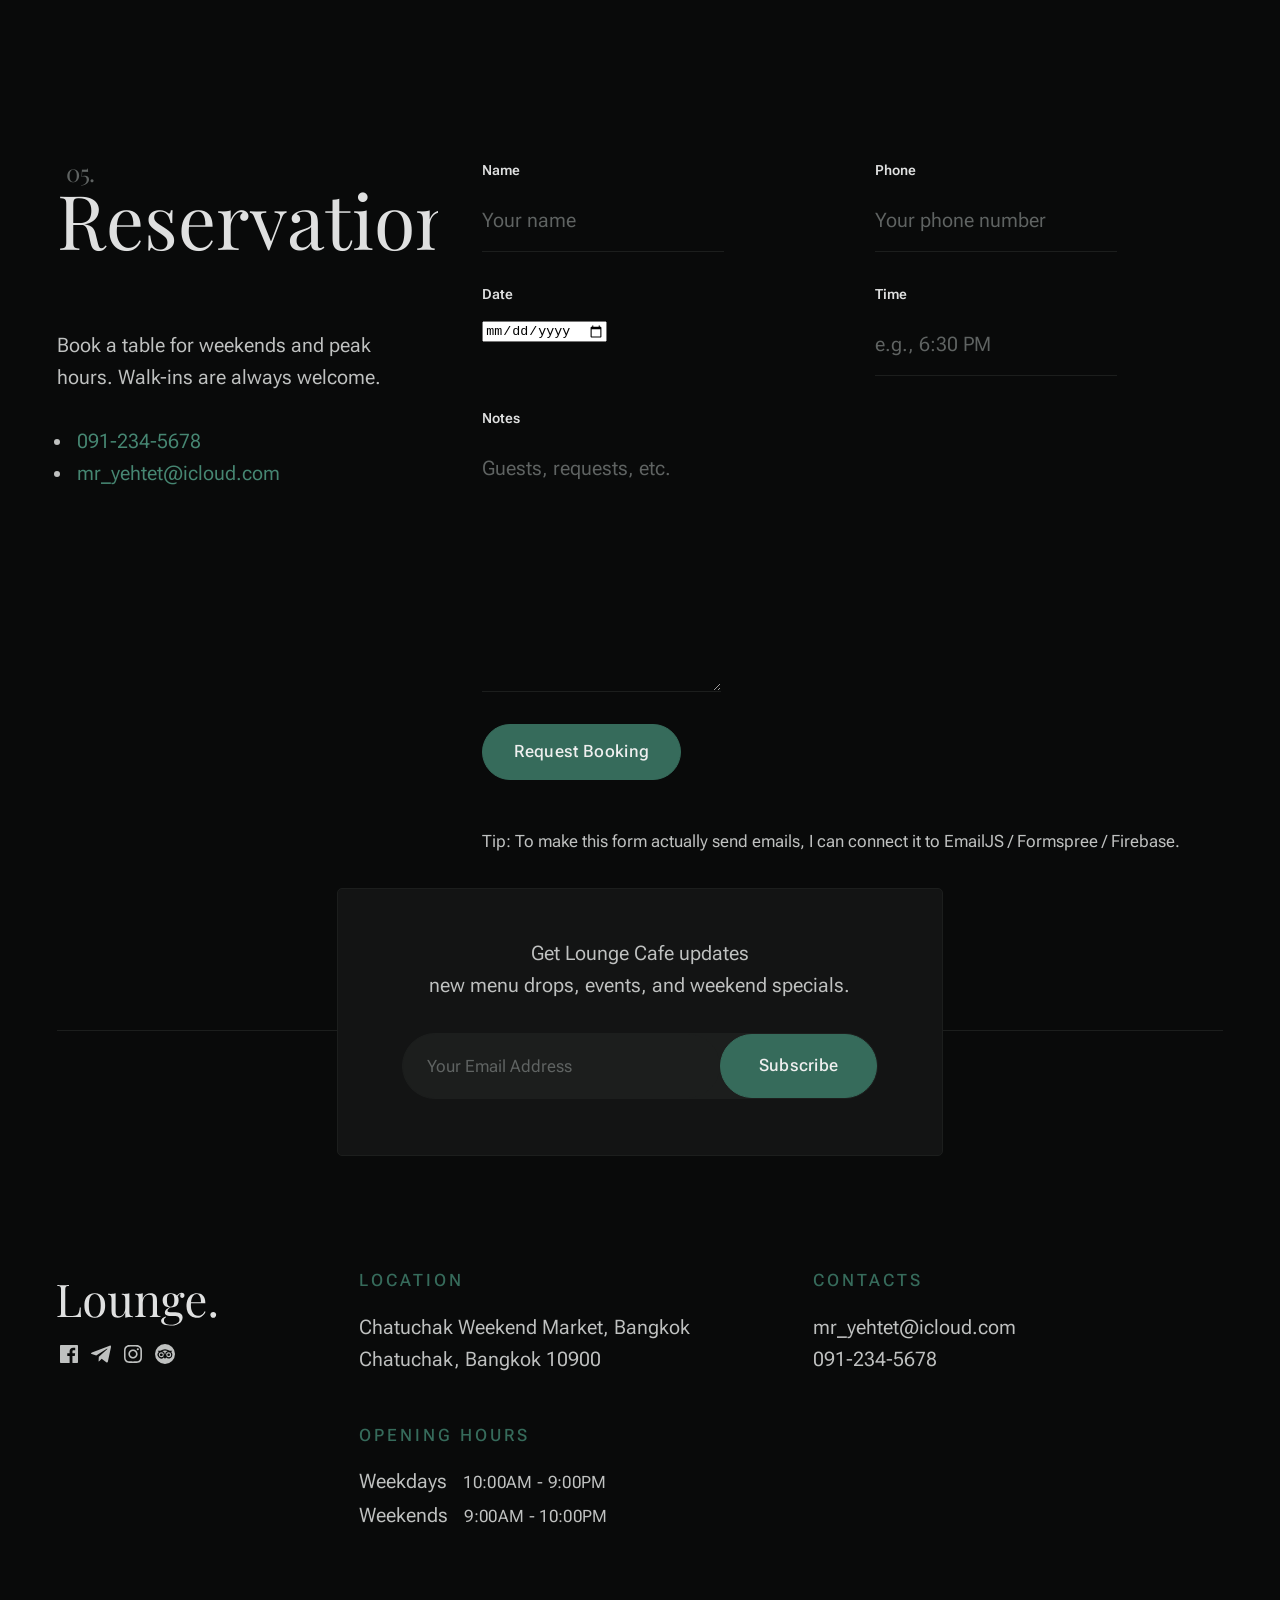
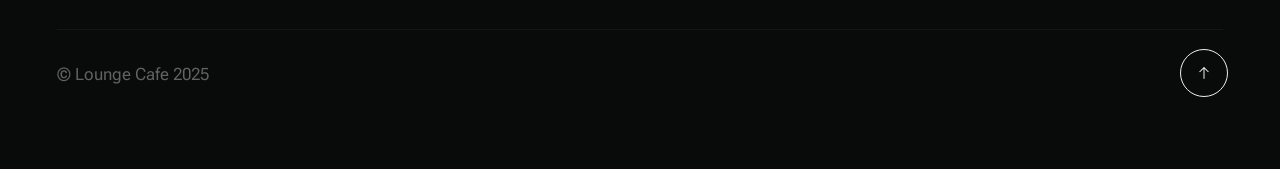
<file: reservations.html>
<!DOCTYPE html>
<html lang="en" class="no-js" >
<head>

    <!--- basic page needs
    ================================================== -->
    <meta charset="utf-8">
    <meta name="viewport" content="width=device-width, initial-scale=1">
    <title>Lounge Cafe • Chatuchak Market</title>

    <script>
        document.documentElement.classList.remove('no-js');
        document.documentElement.classList.add('js');
    </script>

    <!-- CSS
    ================================================== -->
    <link rel="stylesheet" href="css/vendor.css">
    <link rel="stylesheet" href="css/styles.css">

    <!-- favicons
    ================================================== -->
    <link rel="apple-touch-icon" sizes="180x180" href="apple-touch-icon.png">
    <link rel="icon" type="image/png" sizes="32x32" href="favicon-32x32.png">
    <link rel="icon" type="image/png" sizes="16x16" href="favicon-16x16.png">
    <link rel="manifest" href="site.webmanifest">

</head>
<body id="top">
    
    <!-- preloader
    ================================================== -->
    <div id="preloader">
        <div id="loader" class="dots-fade">
            <div></div>
            <div></div>
            <div></div>
        </div>
    </div>

    <!-- page wrap
    ================================================== -->
    <div id="page" class="s-pagewrap ss-home">


        <!-- # site header 
        ================================================== -->
        <header class="s-header">

            <div class="container s-header__content">
                
                <div class="s-header__block">
                    <div class="header-logo">
                        <a class="logo" href="index.html">
                            <img src="images/logo.svg" alt="Golden Palace">
                        </a>
                    </div>
                    <a class="header-menu-toggle" href="#0"><span>Menu</span></a>
                </div> <!-- end s-header__block -->
            
                <nav class="header-nav">    
                    <ul class="header-nav__links">
                        <li><a href="index.html">Home</a></li>
                        <li><a href="about.html">About</a></li>
                        <li><a href="menu.html">Menu</a></li>
                        <li><a href="gallery.html">Gallery</a></li>
                        <li class="current"><a href="reservations.html">Reservations</a></li>
                        <li><a href="reviews.html">Reviews</a></li>
                        <li><a href="contact.html">Contact</a></li>
                    </ul> <!-- end header-nav__links -->  
                    
                    <div class="header-contact">
                        <a href="tel:+669123456789" class="header-contact__num btn">
                            <svg id="Layer_1" data-name="Layer 1" xmlns="http://www.w3.org/2000/svg" viewBox="0 0 24 24" stroke-width="1.5" width="24" height="24" color="#000000"><defs><style>.cls-6376396cc3a86d32eae6f0dc-1{fill:none;stroke:currentColor;stroke-miterlimit:10;}</style></defs><path class="cls-6376396cc3a86d32eae6f0dc-1" d="M19.64,21.25c-2.54,2.55-8.38.83-13-3.84S.2,6.9,2.75,4.36L5.53,1.57,10.9,6.94l-2,2A2.18,2.18,0,0,0,8.9,12L12,15.1a2.18,2.18,0,0,0,3.07,0l2-2,5.37,5.37Z"></path></svg>
                             091-234-5678
                        </a>
                    </div> <!-- end header-contact -->
                </nav> <!-- end header-nav -->         
            
            </div> <!-- end s-header__content -->

        </header>

<section id="reservations" class="s-reservations">
    <div class="container">
        <div class="row reservations-row">
            <!-- LEFT -->
            <div class="column xl-4 lg-5 md-12 reservations-intro">
                <div class="section-header" data-num="05">
                    <h2 class="text-display-title">Reservations</h2>
                </div>

                <p>Book a table for weekends and peak hours. Walk-ins are always welcome.</p>

                <ul class="link-list">
                    <li><a href="tel:+669123456789">091-234-5678</a></li>
                    <li><a href="mailto:mr_yehtetsoe@icloud.com">mr_yehtet@icloud.com</a></li>
                </ul>
            </div>

            <!-- RIGHT -->
            <div class="column xl-8 lg-7 md-12 reservations-formwrap">
                <form class="s-form">
                    <div class="row">
                        <div class="column xl-6 md-12">
                            <label for="r-name">Name</label>
                            <input id="r-name" type="text" placeholder="Your name">
                        </div>
                        <div class="column xl-6 md-12">
                            <label for="r-phone">Phone</label>
                            <input id="r-phone" type="tel" placeholder="Your phone number">
                        </div>
                        <div class="column xl-6 md-12">
                            <label for="r-date">Date</label>
                            <input id="r-date" type="date">
                        </div>
                        <div class="column xl-6 md-12">
                            <label for="r-time">Time</label>
                            <input id="r-time" type="text" placeholder="e.g., 6:30 PM">
                        </div>
                        <div class="column xl-12">
                            <label for="r-note">Notes</label>
                            <textarea id="r-note" placeholder="Guests, requests, etc."></textarea>
                            <button type="submit" class="btn btn--primary">Request Booking</button>
                        </div>
                    </div>
                </form>

                <p class="text-body-sm">
                    Tip: To make this form actually send emails, I can connect it to EmailJS / Formspree / Firebase.
                </p>
            </div>
        </div>
    </div>
</section>


<footer id="footer" class="container s-footer">  
            
            <div class="row s-footer__top row-x-center">
                <div class="column xl-6 lg-8 md-10 footer-block footer-newsletter">                  
    
                    <h5>
                    Get Lounge Cafe updates <br>
                    new menu drops, events, and weekend specials.
                    </h5>
    
                    <div class="subscribe-form">
                        <form id="mc-form" class="mc-form">
                            <div class="mc-input-wrap">
                                <input type="email" name="EMAIL" id="mce-EMAIL" placeholder="Your Email Address" title="The domain portion of the email address is invalid (the portion after the @)." pattern="^([^\x00-\x20\x22\x28\x29\x2c\x2e\x3a-\x3c\x3e\x40\x5b-\x5d\x7f-\xff]+|\x22([^\x0d\x22\x5c\x80-\xff]|\x5c[\x00-\x7f])*\x22)(\x2e([^\x00-\x20\x22\x28\x29\x2c\x2e\x3a-\x3c\x3e\x40\x5b-\x5d\x7f-\xff]+|\x22([^\x0d\x22\x5c\x80-\xff]|\x5c[\x00-\x7f])*\x22))*\x40([^\x00-\x20\x22\x28\x29\x2c\x2e\x3a-\x3c\x3e\x40\x5b-\x5d\x7f-\xff]+|\x5b([^\x0d\x5b-\x5d\x80-\xff]|\x5c[\x00-\x7f])*\x5d)(\x2e([^\x00-\x20\x22\x28\x29\x2c\x2e\x3a-\x3c\x3e\x40\x5b-\x5d\x7f-\xff]+|\x5b([^\x0d\x5b-\x5d\x80-\xff]|\x5c[\x00-\x7f])*\x5d))*(\.\w{2,})+$" required>
                                <input type="submit" name="subscribe" value="Subscribe" class="btn btn--primary">
                                <!-- <div style="position: absolute; left: -5000px;" aria-hidden="true"><input type="text" name="b_cdb7b577e41181934ed6a6a44_9a91cfe7b3" tabindex="-1" value=""></div> -->
                            </div> 
                            <div class="mc-status"></div>
                        </form>
                    </div> <!-- end subscribe-form -->

                </div> <!-- end footer-newsletter -->
            </div> <!-- end s-footer__top -->         

            <div class="row s-footer__main">             
                <div class="column xl-3 lg-12 footer-block s-footer__main-start">     

                    <div class="s-footer__logo">
                        <a class="logo" href="index.html">
                            <img src="images/logo.svg" alt="Homepage">
                        </a>
                    </div>  

                    <ul class="s-footer__social social-list">
                        <li>
                            <a href="#0">
                                <svg xmlns="http://www.w3.org/2000/svg" width="24" height="24" viewBox="0 0 24 24" style="fill:rgba(0, 0, 0, 1);transform:;-ms-filter:"><path d="M20,3H4C3.447,3,3,3.448,3,4v16c0,0.552,0.447,1,1,1h8.615v-6.96h-2.338v-2.725h2.338v-2c0-2.325,1.42-3.592,3.5-3.592 c0.699-0.002,1.399,0.034,2.095,0.107v2.42h-1.435c-1.128,0-1.348,0.538-1.348,1.325v1.735h2.697l-0.35,2.725h-2.348V21H20 c0.553,0,1-0.448,1-1V4C21,3.448,20.553,3,20,3z"></path></svg>
                                <span class="u-screen-reader-text">Facebook</span>
                            </a>
                        </li>
                        <li>
                            <a href="#0">
                                <svg xmlns="http://www.w3.org/2000/svg" width="24" height="24" viewBox="0 0 24 24" style="fill: rgba(0, 0, 0, 1);transform: ;msFilter:;"><path d="m20.665 3.717-17.73 6.837c-1.21.486-1.203 1.161-.222 1.462l4.552 1.42 10.532-6.645c.498-.303.953-.14.579.192l-8.533 7.701h-.002l.002.001-.314 4.692c.46 0 .663-.211.921-.46l2.211-2.15 4.599 3.397c.848.467 1.457.227 1.668-.785l3.019-14.228c.309-1.239-.473-1.8-1.282-1.434z"></path></svg>
                                <span class="u-screen-reader-text">Telegram</span>
                            </a>
                        </li>
                        <li>
                            <a href="#0">
                                <svg xmlns="http://www.w3.org/2000/svg" width="24" height="24" viewBox="0 0 24 24" style="fill:rgba(0, 0, 0, 1);transform:;-ms-filter:"><path d="M11.999,7.377c-2.554,0-4.623,2.07-4.623,4.623c0,2.554,2.069,4.624,4.623,4.624c2.552,0,4.623-2.07,4.623-4.624 C16.622,9.447,14.551,7.377,11.999,7.377L11.999,7.377z M11.999,15.004c-1.659,0-3.004-1.345-3.004-3.003 c0-1.659,1.345-3.003,3.004-3.003s3.002,1.344,3.002,3.003C15.001,13.659,13.658,15.004,11.999,15.004L11.999,15.004z"></path><circle cx="16.806" cy="7.207" r="1.078"></circle><path d="M20.533,6.111c-0.469-1.209-1.424-2.165-2.633-2.632c-0.699-0.263-1.438-0.404-2.186-0.42 c-0.963-0.042-1.268-0.054-3.71-0.054s-2.755,0-3.71,0.054C7.548,3.074,6.809,3.215,6.11,3.479C4.9,3.946,3.945,4.902,3.477,6.111 c-0.263,0.7-0.404,1.438-0.419,2.186c-0.043,0.962-0.056,1.267-0.056,3.71c0,2.442,0,2.753,0.056,3.71 c0.015,0.748,0.156,1.486,0.419,2.187c0.469,1.208,1.424,2.164,2.634,2.632c0.696,0.272,1.435,0.426,2.185,0.45 c0.963,0.042,1.268,0.055,3.71,0.055s2.755,0,3.71-0.055c0.747-0.015,1.486-0.157,2.186-0.419c1.209-0.469,2.164-1.424,2.633-2.633 c0.263-0.7,0.404-1.438,0.419-2.186c0.043-0.962,0.056-1.267,0.056-3.71s0-2.753-0.056-3.71C20.941,7.57,20.801,6.819,20.533,6.111z M19.315,15.643c-0.007,0.576-0.111,1.147-0.311,1.688c-0.305,0.787-0.926,1.409-1.712,1.711c-0.535,0.199-1.099,0.303-1.67,0.311 c-0.95,0.044-1.218,0.055-3.654,0.055c-2.438,0-2.687,0-3.655-0.055c-0.569-0.007-1.135-0.112-1.669-0.311 c-0.789-0.301-1.414-0.923-1.719-1.711c-0.196-0.534-0.302-1.099-0.311-1.669c-0.043-0.95-0.053-1.218-0.053-3.654 c0-2.437,0-2.686,0.053-3.655c0.007-0.576,0.111-1.146,0.311-1.687c0.305-0.789,0.93-1.41,1.719-1.712 c0.534-0.198,1.1-0.303,1.669-0.311c0.951-0.043,1.218-0.055,3.655-0.055c2.437,0,2.687,0,3.654,0.055 c0.571,0.007,1.135,0.112,1.67,0.311c0.786,0.303,1.407,0.925,1.712,1.712c0.196,0.534,0.302,1.099,0.311,1.669 c0.043,0.951,0.054,1.218,0.054,3.655c0,2.436,0,2.698-0.043,3.654H19.315z"></path></svg>
                                <span class="u-screen-reader-text">Instagram</span>
                            </a>
                        </li>
                        <li>
                            <a href="#0">
                                <svg xmlns="http://www.w3.org/2000/svg" width="24" height="24" viewBox="0 0 24 24" style="fill: rgba(0, 0, 0, 1);transform: ;msFilter:;"><path d="M8.31 10.28a2.5 2.5 0 1 0 2.5 2.49 2.5 2.5 0 0 0-2.5-2.49zm0 3.8a1.31 1.31 0 1 1 0-2.61 1.31 1.31 0 1 1 0 2.61zm7.38-3.8a2.5 2.5 0 1 0 2.5 2.49 2.5 2.5 0 0 0-2.5-2.49zM17 12.77a1.31 1.31 0 1 1-1.31-1.3 1.31 1.31 0 0 1 1.31 1.3z"></path><path d="M12 2a10 10 0 1 0 10 10A10 10 0 0 0 12 2zm7.38 10.77a3.69 3.69 0 0 1-6.2 2.71L12 16.77l-1.18-1.29a3.69 3.69 0 1 1-5-5.44l-1.2-1.3H7.3a8.33 8.33 0 0 1 9.41 0h2.67l-1.2 1.31a3.71 3.71 0 0 1 1.2 2.72z"></path><path d="M14.77 9.05a7.19 7.19 0 0 0-5.54 0A4.06 4.06 0 0 1 12 12.7a4.08 4.08 0 0 1 2.77-3.65z"></path></svg>
                                <span class="u-screen-reader-text">Tripadvisor</span>
                            </a>
                        </li>
                    </ul> <!--end s-footer__social -->

                </div> <!-- end s-footer__main-start -->
                

                <div class="column xl-9 lg-12 s-footer__main-end grid-cols grid-cols--wrap">

                    <div class="grid-cols__column footer-block">
                        <h6>Location</h6>
                        <p>
                        Chatuchak Weekend Market, Bangkok <br>
                        Chatuchak, Bangkok 10900
                        </p>
                    </div>
                    
                    <div class="grid-cols__column footer-block">     
                        <h6>Contacts</h6>
                        <ul class="link-list">
                            <li><a href="mailto:#0">mr_yehtet@icloud.com</a></li>
                            <li><a href="tel:+669123456789">091-234-5678</a></li>
                        </ul> 
                    </div>
                    
                    <div class="grid-cols__column footer-block">                   
                        <h6>Opening Hours</h6>
                        <ul class="opening-hours">
                            <li><span class="opening-hours__days">Weekdays</span><span class="opening-hours__time">10:00am - 9:00pm</span></li>
                            <li><span class="opening-hours__days">Weekends</span><span class="opening-hours__time">9:00am - 10:00pm</span></li>
                        </ul> 
                    </div>  

                </div> <!-- s-footer__main-end -->                  

            </div> <!-- end  s-footer__main-content -->                 
            
            <div class="row s-footer__bottom">       
                
                <div class="column xl-6 lg-12">
                    <p class="ss-copyright">
                        <span>© Lounge Cafe 2025</span> 
                    </p>
                </div>

            </div> <!-- end s-footer__bottom -->          

            <div class="ss-go-top">
                <a class="smoothscroll" title="Back to Top" href="#top">                 
                    <svg clip-rule="evenodd" fill-rule="evenodd" stroke-linejoin="round" stroke-miterlimit="2" viewBox="0 0 24 24" xmlns="http://www.w3.org/2000/svg"><path d="m14.523 18.787s4.501-4.505 6.255-6.26c.146-.146.219-.338.219-.53s-.073-.383-.219-.53c-1.753-1.754-6.255-6.258-6.255-6.258-.144-.145-.334-.217-.524-.217-.193 0-.385.074-.532.221-.293.292-.295.766-.004 1.056l4.978 4.978h-14.692c-.414 0-.75.336-.75.75s.336.75.75.75h14.692l-4.979 4.979c-.289.289-.286.762.006 1.054.148.148.341.222.533.222.19 0 .378-.072.522-.215z" fill-rule="nonzero"/></svg>
                </a>                                
                <span>Back To Top</span>   
            </div> <!-- end ss-go-top -->
            
        </footer>
 <!-- end s-footer -->

    </div> <!-- end page-wrap -->


    <!-- Java Script
    ================================================== -->
    <script src="js/plugins.js"></script>
    <script src="js/main.js"></script>


</body>
</html>
</file>
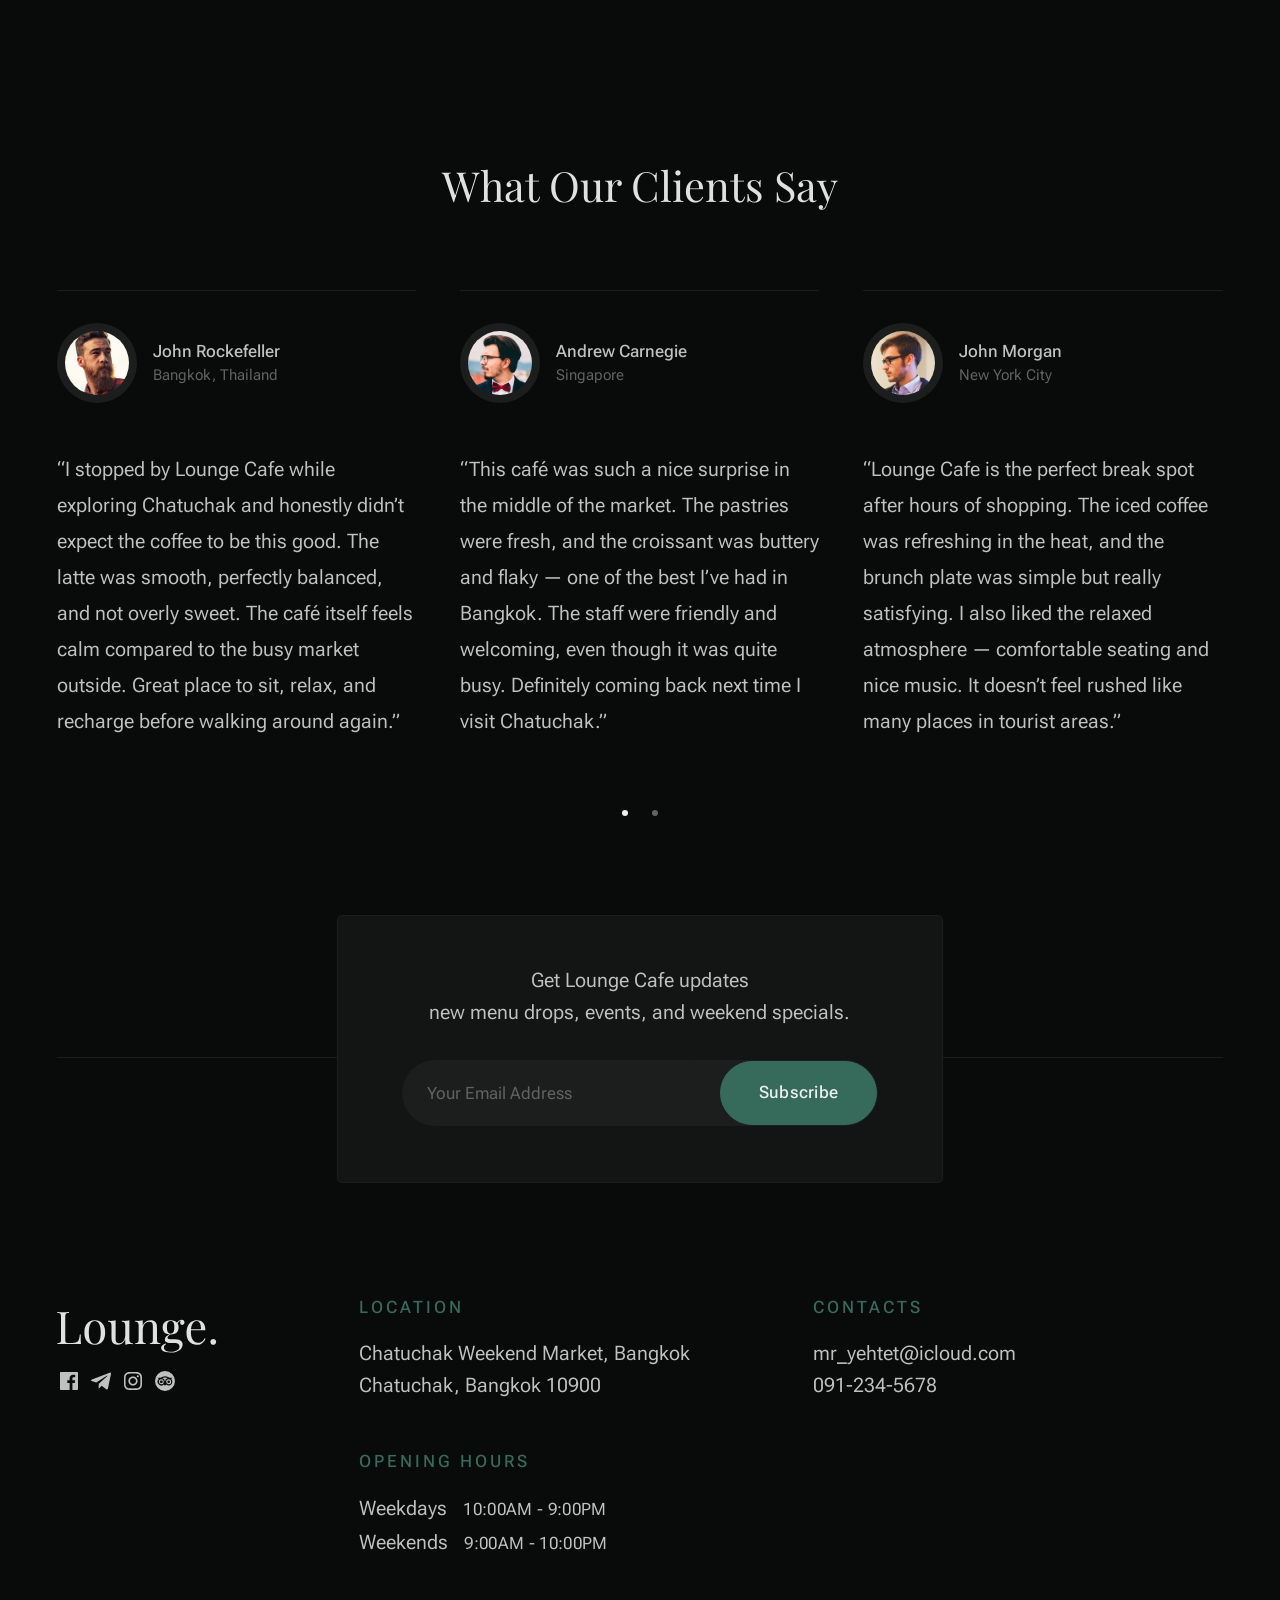
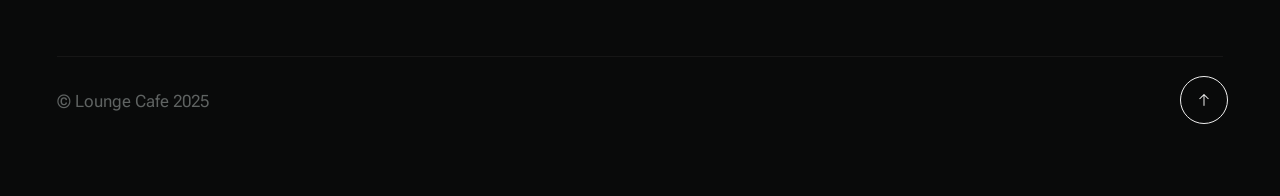
<file: reviews.html>
<!DOCTYPE html>
<html lang="en" class="no-js" >
<head>

    <!--- basic page needs
    ================================================== -->
    <meta charset="utf-8">
    <meta name="viewport" content="width=device-width, initial-scale=1">
    <title>Lounge Cafe • Chatuchak Market</title>

    <script>
        document.documentElement.classList.remove('no-js');
        document.documentElement.classList.add('js');
    </script>

    <!-- CSS
    ================================================== -->
    <link rel="stylesheet" href="css/vendor.css">
    <link rel="stylesheet" href="css/styles.css">

    <!-- favicons
    ================================================== -->
    <link rel="apple-touch-icon" sizes="180x180" href="apple-touch-icon.png">
    <link rel="icon" type="image/png" sizes="32x32" href="favicon-32x32.png">
    <link rel="icon" type="image/png" sizes="16x16" href="favicon-16x16.png">
    <link rel="manifest" href="site.webmanifest">

</head>
<body id="top">
    
    <!-- preloader
    ================================================== -->
    <div id="preloader">
        <div id="loader" class="dots-fade">
            <div></div>
            <div></div>
            <div></div>
        </div>
    </div>

    <!-- page wrap
    ================================================== -->
    <div id="page" class="s-pagewrap ss-home">


        <!-- # site header 
        ================================================== -->
        <header class="s-header">

            <div class="container s-header__content">
                
                <div class="s-header__block">
                    <div class="header-logo">
                        <a class="logo" href="index.html">
                            <img src="images/logo.svg" alt="Golden Palace">
                        </a>
                    </div>
                    <a class="header-menu-toggle" href="#0"><span>Menu</span></a>
                </div> <!-- end s-header__block -->
            
                <nav class="header-nav">    
                    <ul class="header-nav__links">
                        <li><a href="index.html">Home</a></li>
                        <li><a href="about.html">About</a></li>
                        <li><a href="menu.html">Menu</a></li>
                        <li><a href="gallery.html">Gallery</a></li>
                        <li><a href="reservations.html">Reservations</a></li>
                        <li class="current"><a href="reviews.html">Reviews</a></li>
                        <li><a href="contact.html">Contact</a></li>
                    </ul> <!-- end header-nav__links -->  
                    
                    <div class="header-contact">
                        <a href="tel:+669123456789" class="header-contact__num btn">
                            <svg id="Layer_1" data-name="Layer 1" xmlns="http://www.w3.org/2000/svg" viewBox="0 0 24 24" stroke-width="1.5" width="24" height="24" color="#000000"><defs><style>.cls-6376396cc3a86d32eae6f0dc-1{fill:none;stroke:currentColor;stroke-miterlimit:10;}</style></defs><path class="cls-6376396cc3a86d32eae6f0dc-1" d="M19.64,21.25c-2.54,2.55-8.38.83-13-3.84S.2,6.9,2.75,4.36L5.53,1.57,10.9,6.94l-2,2A2.18,2.18,0,0,0,8.9,12L12,15.1a2.18,2.18,0,0,0,3.07,0l2-2,5.37,5.37Z"></path></svg>
                             091-234-5678
                        </a>
                    </div> <!-- end header-contact -->
                </nav> <!-- end header-nav -->         
            
            </div> <!-- end s-header__content -->

        </header>
<section id="testimonials" class="container s-testimonials">

            <div class="row s-testimonials__content">
                <div class="column xl-12">

                    <h3 class="testimonials-title u-text-center">What Our Clients Say</h3>
    
                    <div class="swiper-container testimonials-slider">    
                        <div class="swiper-wrapper">

                            <div class="testimonials-slider__slide swiper-slide">
                                <div class="testimonials-slider__author">
                                    <img src="images/avatars/user-02.jpg" alt="Author image" class="testimonials-slider__avatar">
                                    <cite class="testimonials-slider__cite">
                                        John Rockefeller
                                        <span>Bangkok, Thailand</span>
                                    </cite>
                                </div>
                                <p>
                                “I stopped by Lounge Cafe while exploring Chatuchak and honestly didn’t expect the coffee to be this good. 
                                The latte was smooth, perfectly balanced, and not overly sweet. The café itself feels calm compared to the busy market outside. 
                                Great place to sit, relax, and recharge before walking around again.”
                                </p>
                            </div> <!-- end testimonials-slider__slide -->
            
                            <div class="testimonials-slider__slide swiper-slide">
                                <div class="testimonials-slider__author">
                                    <img src="images/avatars/user-03.jpg" alt="Author image" class="testimonials-slider__avatar">
                                    <cite class="testimonials-slider__cite">
                                        Andrew Carnegie
                                        <span>Singapore</span>
                                    </cite>
                                </div>
                                <p>
                                “This café was such a nice surprise in the middle of the market. 
                                The pastries were fresh, and the croissant was buttery and flaky — one of the best I’ve had in Bangkok. 
                                The staff were friendly and welcoming, even though it was quite busy. Definitely coming back next time I visit Chatuchak.”
                                </p>
                            </div> <!-- end testimonials-slider__slide -->
            
                            <div class="testimonials-slider__slide swiper-slide">
                                <div class="testimonials-slider__author">
                                    <img src="images/avatars/user-01.jpg" alt="Author image" class="testimonials-slider__avatar">
                                    <cite class="testimonials-slider__cite">
                                        John Morgan
                                        <span>New York City</span>
                                    </cite>
                                </div>
                                <p>
                                “Lounge Cafe is the perfect break spot after hours of shopping. 
                                The iced coffee was refreshing in the heat, and the brunch plate was simple but really satisfying. 
                                I also liked the relaxed atmosphere — comfortable seating and nice music. 
                                It doesn’t feel rushed like many places in tourist areas.”
                                </p>
                            </div> <!-- end testimonials-slider__slide -->
    
                            <div class="testimonials-slider__slide swiper-slide">
                                <div class="testimonials-slider__author">
                                    <img src="images/avatars/user-06.jpg" alt="Author image" class="testimonials-slider__avatar">
                                    <cite class="testimonials-slider__cite">
                                        Henry Ford
                                        <span>Dearborn, Michigan</span>
                                    </cite>
                                </div>
                                <p>
                                “I love cozy cafés and this one has such a warm feeling. 
                                Everything looked clean and nicely presented, and the staff were very polite. 
                                I ordered pancakes and a cappuccino — both were delicious. 
                                It’s a lovely place to sit with friends and talk for hours.”
                                </p>
                            </div> <!-- end testimonials-slider__slide -->
        
                        </div> <!-- end swiper-wrapper -->
    
                        <div class="swiper-pagination"></div>
    
                    </div> <!-- end testimonials-slider -->
    
                </div> <!-- end column -->
            </div> <!-- end s-testimonials__content -->

        </section>

<footer id="footer" class="container s-footer">  
            
            <div class="row s-footer__top row-x-center">
                <div class="column xl-6 lg-8 md-10 footer-block footer-newsletter">                  
    
                    <h5>
                    Get Lounge Cafe updates <br>
                    new menu drops, events, and weekend specials.
                    </h5>
    
                    <div class="subscribe-form">
                        <form id="mc-form" class="mc-form">
                            <div class="mc-input-wrap">
                                <input type="email" name="EMAIL" id="mce-EMAIL" placeholder="Your Email Address" title="The domain portion of the email address is invalid (the portion after the @)." pattern="^([^\x00-\x20\x22\x28\x29\x2c\x2e\x3a-\x3c\x3e\x40\x5b-\x5d\x7f-\xff]+|\x22([^\x0d\x22\x5c\x80-\xff]|\x5c[\x00-\x7f])*\x22)(\x2e([^\x00-\x20\x22\x28\x29\x2c\x2e\x3a-\x3c\x3e\x40\x5b-\x5d\x7f-\xff]+|\x22([^\x0d\x22\x5c\x80-\xff]|\x5c[\x00-\x7f])*\x22))*\x40([^\x00-\x20\x22\x28\x29\x2c\x2e\x3a-\x3c\x3e\x40\x5b-\x5d\x7f-\xff]+|\x5b([^\x0d\x5b-\x5d\x80-\xff]|\x5c[\x00-\x7f])*\x5d)(\x2e([^\x00-\x20\x22\x28\x29\x2c\x2e\x3a-\x3c\x3e\x40\x5b-\x5d\x7f-\xff]+|\x5b([^\x0d\x5b-\x5d\x80-\xff]|\x5c[\x00-\x7f])*\x5d))*(\.\w{2,})+$" required>
                                <input type="submit" name="subscribe" value="Subscribe" class="btn btn--primary">
                                <!-- <div style="position: absolute; left: -5000px;" aria-hidden="true"><input type="text" name="b_cdb7b577e41181934ed6a6a44_9a91cfe7b3" tabindex="-1" value=""></div> -->
                            </div> 
                            <div class="mc-status"></div>
                        </form>
                    </div> <!-- end subscribe-form -->

                </div> <!-- end footer-newsletter -->
            </div> <!-- end s-footer__top -->         

            <div class="row s-footer__main">             
                <div class="column xl-3 lg-12 footer-block s-footer__main-start">     

                    <div class="s-footer__logo">
                        <a class="logo" href="index.html">
                            <img src="images/logo.svg" alt="Homepage">
                        </a>
                    </div>  

                    <ul class="s-footer__social social-list">
                        <li>
                            <a href="#0">
                                <svg xmlns="http://www.w3.org/2000/svg" width="24" height="24" viewBox="0 0 24 24" style="fill:rgba(0, 0, 0, 1);transform:;-ms-filter:"><path d="M20,3H4C3.447,3,3,3.448,3,4v16c0,0.552,0.447,1,1,1h8.615v-6.96h-2.338v-2.725h2.338v-2c0-2.325,1.42-3.592,3.5-3.592 c0.699-0.002,1.399,0.034,2.095,0.107v2.42h-1.435c-1.128,0-1.348,0.538-1.348,1.325v1.735h2.697l-0.35,2.725h-2.348V21H20 c0.553,0,1-0.448,1-1V4C21,3.448,20.553,3,20,3z"></path></svg>
                                <span class="u-screen-reader-text">Facebook</span>
                            </a>
                        </li>
                        <li>
                            <a href="#0">
                                <svg xmlns="http://www.w3.org/2000/svg" width="24" height="24" viewBox="0 0 24 24" style="fill: rgba(0, 0, 0, 1);transform: ;msFilter:;"><path d="m20.665 3.717-17.73 6.837c-1.21.486-1.203 1.161-.222 1.462l4.552 1.42 10.532-6.645c.498-.303.953-.14.579.192l-8.533 7.701h-.002l.002.001-.314 4.692c.46 0 .663-.211.921-.46l2.211-2.15 4.599 3.397c.848.467 1.457.227 1.668-.785l3.019-14.228c.309-1.239-.473-1.8-1.282-1.434z"></path></svg>
                                <span class="u-screen-reader-text">Telegram</span>
                            </a>
                        </li>
                        <li>
                            <a href="#0">
                                <svg xmlns="http://www.w3.org/2000/svg" width="24" height="24" viewBox="0 0 24 24" style="fill:rgba(0, 0, 0, 1);transform:;-ms-filter:"><path d="M11.999,7.377c-2.554,0-4.623,2.07-4.623,4.623c0,2.554,2.069,4.624,4.623,4.624c2.552,0,4.623-2.07,4.623-4.624 C16.622,9.447,14.551,7.377,11.999,7.377L11.999,7.377z M11.999,15.004c-1.659,0-3.004-1.345-3.004-3.003 c0-1.659,1.345-3.003,3.004-3.003s3.002,1.344,3.002,3.003C15.001,13.659,13.658,15.004,11.999,15.004L11.999,15.004z"></path><circle cx="16.806" cy="7.207" r="1.078"></circle><path d="M20.533,6.111c-0.469-1.209-1.424-2.165-2.633-2.632c-0.699-0.263-1.438-0.404-2.186-0.42 c-0.963-0.042-1.268-0.054-3.71-0.054s-2.755,0-3.71,0.054C7.548,3.074,6.809,3.215,6.11,3.479C4.9,3.946,3.945,4.902,3.477,6.111 c-0.263,0.7-0.404,1.438-0.419,2.186c-0.043,0.962-0.056,1.267-0.056,3.71c0,2.442,0,2.753,0.056,3.71 c0.015,0.748,0.156,1.486,0.419,2.187c0.469,1.208,1.424,2.164,2.634,2.632c0.696,0.272,1.435,0.426,2.185,0.45 c0.963,0.042,1.268,0.055,3.71,0.055s2.755,0,3.71-0.055c0.747-0.015,1.486-0.157,2.186-0.419c1.209-0.469,2.164-1.424,2.633-2.633 c0.263-0.7,0.404-1.438,0.419-2.186c0.043-0.962,0.056-1.267,0.056-3.71s0-2.753-0.056-3.71C20.941,7.57,20.801,6.819,20.533,6.111z M19.315,15.643c-0.007,0.576-0.111,1.147-0.311,1.688c-0.305,0.787-0.926,1.409-1.712,1.711c-0.535,0.199-1.099,0.303-1.67,0.311 c-0.95,0.044-1.218,0.055-3.654,0.055c-2.438,0-2.687,0-3.655-0.055c-0.569-0.007-1.135-0.112-1.669-0.311 c-0.789-0.301-1.414-0.923-1.719-1.711c-0.196-0.534-0.302-1.099-0.311-1.669c-0.043-0.95-0.053-1.218-0.053-3.654 c0-2.437,0-2.686,0.053-3.655c0.007-0.576,0.111-1.146,0.311-1.687c0.305-0.789,0.93-1.41,1.719-1.712 c0.534-0.198,1.1-0.303,1.669-0.311c0.951-0.043,1.218-0.055,3.655-0.055c2.437,0,2.687,0,3.654,0.055 c0.571,0.007,1.135,0.112,1.67,0.311c0.786,0.303,1.407,0.925,1.712,1.712c0.196,0.534,0.302,1.099,0.311,1.669 c0.043,0.951,0.054,1.218,0.054,3.655c0,2.436,0,2.698-0.043,3.654H19.315z"></path></svg>
                                <span class="u-screen-reader-text">Instagram</span>
                            </a>
                        </li>
                        <li>
                            <a href="#0">
                                <svg xmlns="http://www.w3.org/2000/svg" width="24" height="24" viewBox="0 0 24 24" style="fill: rgba(0, 0, 0, 1);transform: ;msFilter:;"><path d="M8.31 10.28a2.5 2.5 0 1 0 2.5 2.49 2.5 2.5 0 0 0-2.5-2.49zm0 3.8a1.31 1.31 0 1 1 0-2.61 1.31 1.31 0 1 1 0 2.61zm7.38-3.8a2.5 2.5 0 1 0 2.5 2.49 2.5 2.5 0 0 0-2.5-2.49zM17 12.77a1.31 1.31 0 1 1-1.31-1.3 1.31 1.31 0 0 1 1.31 1.3z"></path><path d="M12 2a10 10 0 1 0 10 10A10 10 0 0 0 12 2zm7.38 10.77a3.69 3.69 0 0 1-6.2 2.71L12 16.77l-1.18-1.29a3.69 3.69 0 1 1-5-5.44l-1.2-1.3H7.3a8.33 8.33 0 0 1 9.41 0h2.67l-1.2 1.31a3.71 3.71 0 0 1 1.2 2.72z"></path><path d="M14.77 9.05a7.19 7.19 0 0 0-5.54 0A4.06 4.06 0 0 1 12 12.7a4.08 4.08 0 0 1 2.77-3.65z"></path></svg>
                                <span class="u-screen-reader-text">Tripadvisor</span>
                            </a>
                        </li>
                    </ul> <!--end s-footer__social -->

                </div> <!-- end s-footer__main-start -->
                

                <div class="column xl-9 lg-12 s-footer__main-end grid-cols grid-cols--wrap">

                    <div class="grid-cols__column footer-block">
                        <h6>Location</h6>
                        <p>
                        Chatuchak Weekend Market, Bangkok <br>
                        Chatuchak, Bangkok 10900
                        </p>
                    </div>
                    
                    <div class="grid-cols__column footer-block">     
                        <h6>Contacts</h6>
                        <ul class="link-list">
                            <li><a href="mailto:#0">mr_yehtet@icloud.com</a></li>
                            <li><a href="tel:+669123456789">091-234-5678</a></li>
                        </ul> 
                    </div>
                    
                    <div class="grid-cols__column footer-block">                   
                        <h6>Opening Hours</h6>
                        <ul class="opening-hours">
                            <li><span class="opening-hours__days">Weekdays</span><span class="opening-hours__time">10:00am - 9:00pm</span></li>
                            <li><span class="opening-hours__days">Weekends</span><span class="opening-hours__time">9:00am - 10:00pm</span></li>
                        </ul> 
                    </div>  

                </div> <!-- s-footer__main-end -->                  

            </div> <!-- end  s-footer__main-content -->                 
            
            <div class="row s-footer__bottom">       
                
                <div class="column xl-6 lg-12">
                    <p class="ss-copyright">
                        <span>© Lounge Cafe 2025</span> 
                    </p>
                </div>

            </div> <!-- end s-footer__bottom -->          

            <div class="ss-go-top">
                <a class="smoothscroll" title="Back to Top" href="#top">                 
                    <svg clip-rule="evenodd" fill-rule="evenodd" stroke-linejoin="round" stroke-miterlimit="2" viewBox="0 0 24 24" xmlns="http://www.w3.org/2000/svg"><path d="m14.523 18.787s4.501-4.505 6.255-6.26c.146-.146.219-.338.219-.53s-.073-.383-.219-.53c-1.753-1.754-6.255-6.258-6.255-6.258-.144-.145-.334-.217-.524-.217-.193 0-.385.074-.532.221-.293.292-.295.766-.004 1.056l4.978 4.978h-14.692c-.414 0-.75.336-.75.75s.336.75.75.75h14.692l-4.979 4.979c-.289.289-.286.762.006 1.054.148.148.341.222.533.222.19 0 .378-.072.522-.215z" fill-rule="nonzero"/></svg>
                </a>                                
                <span>Back To Top</span>   
            </div> <!-- end ss-go-top -->
            
        </footer>
 <!-- end s-footer -->

    </div> <!-- end page-wrap -->


    <!-- Java Script
    ================================================== -->
    <script src="js/plugins.js"></script>
    <script src="js/main.js"></script>


</body>
</html>
</file>
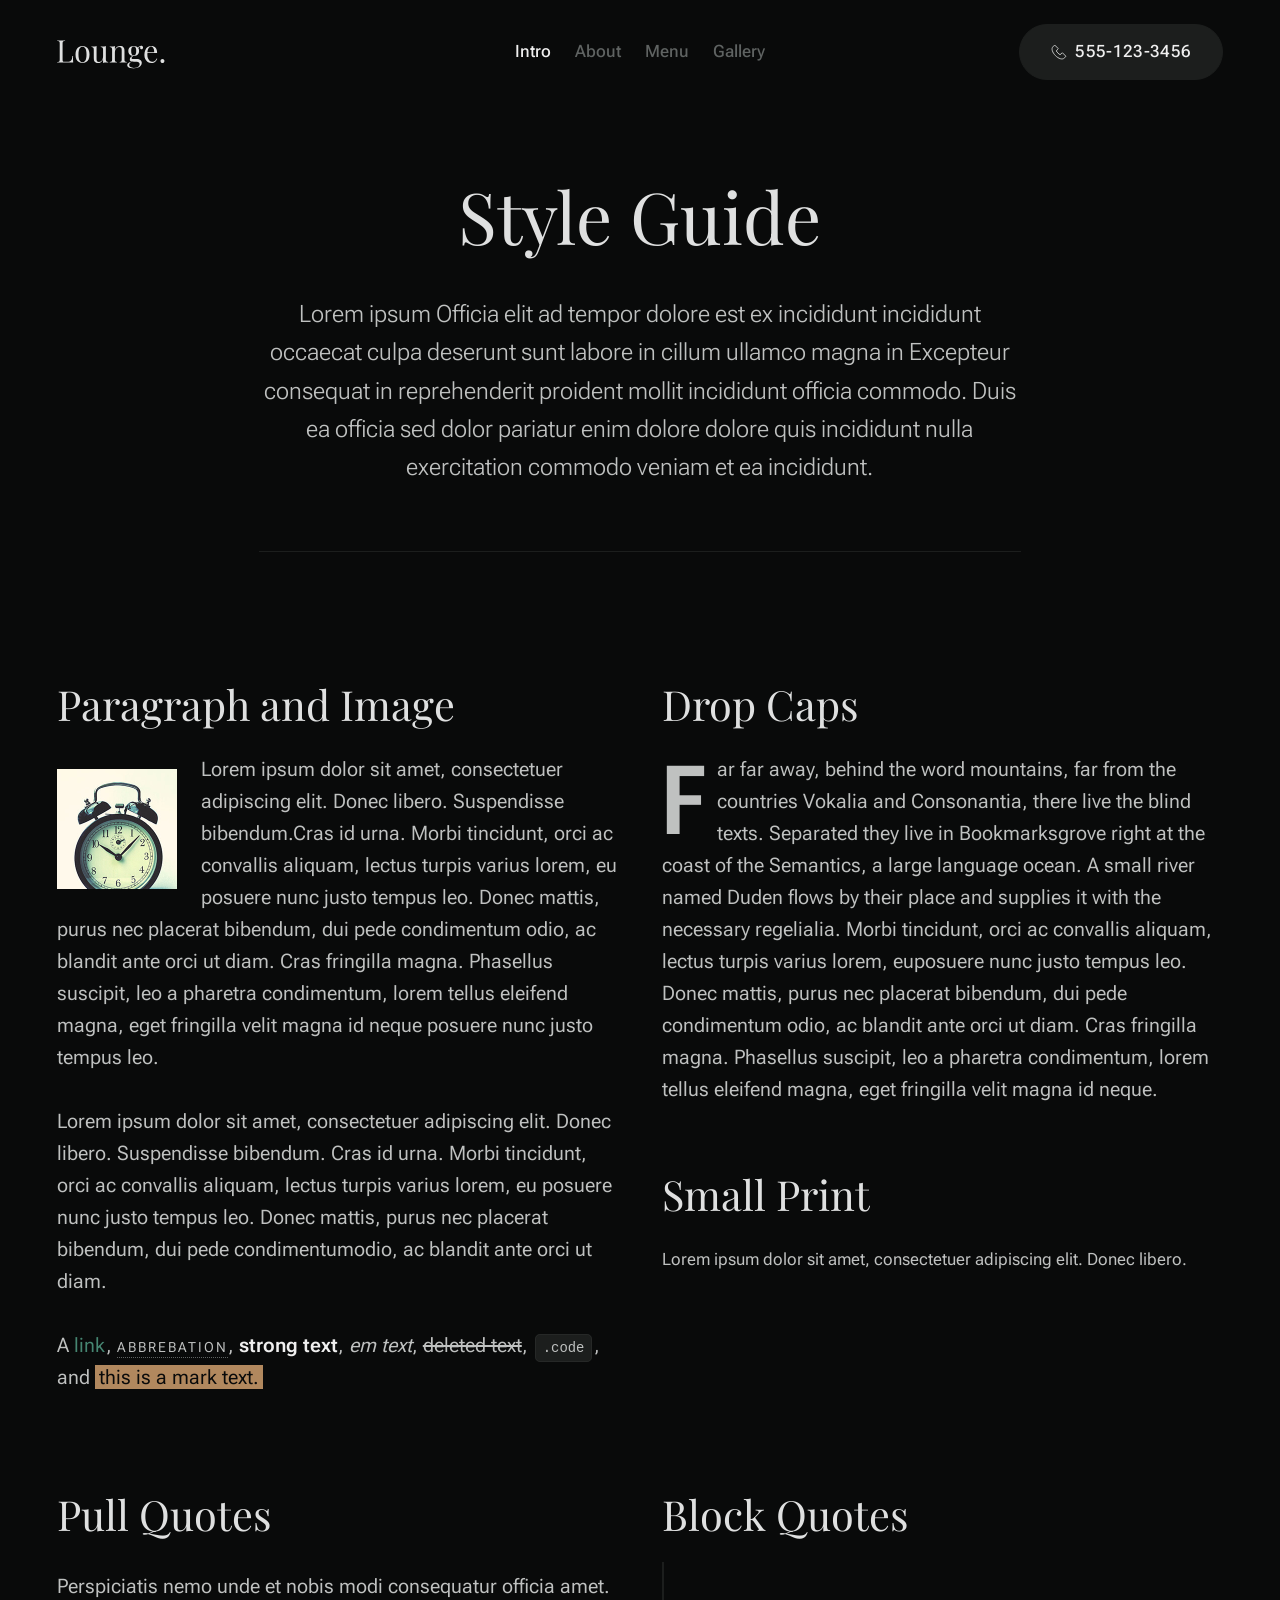
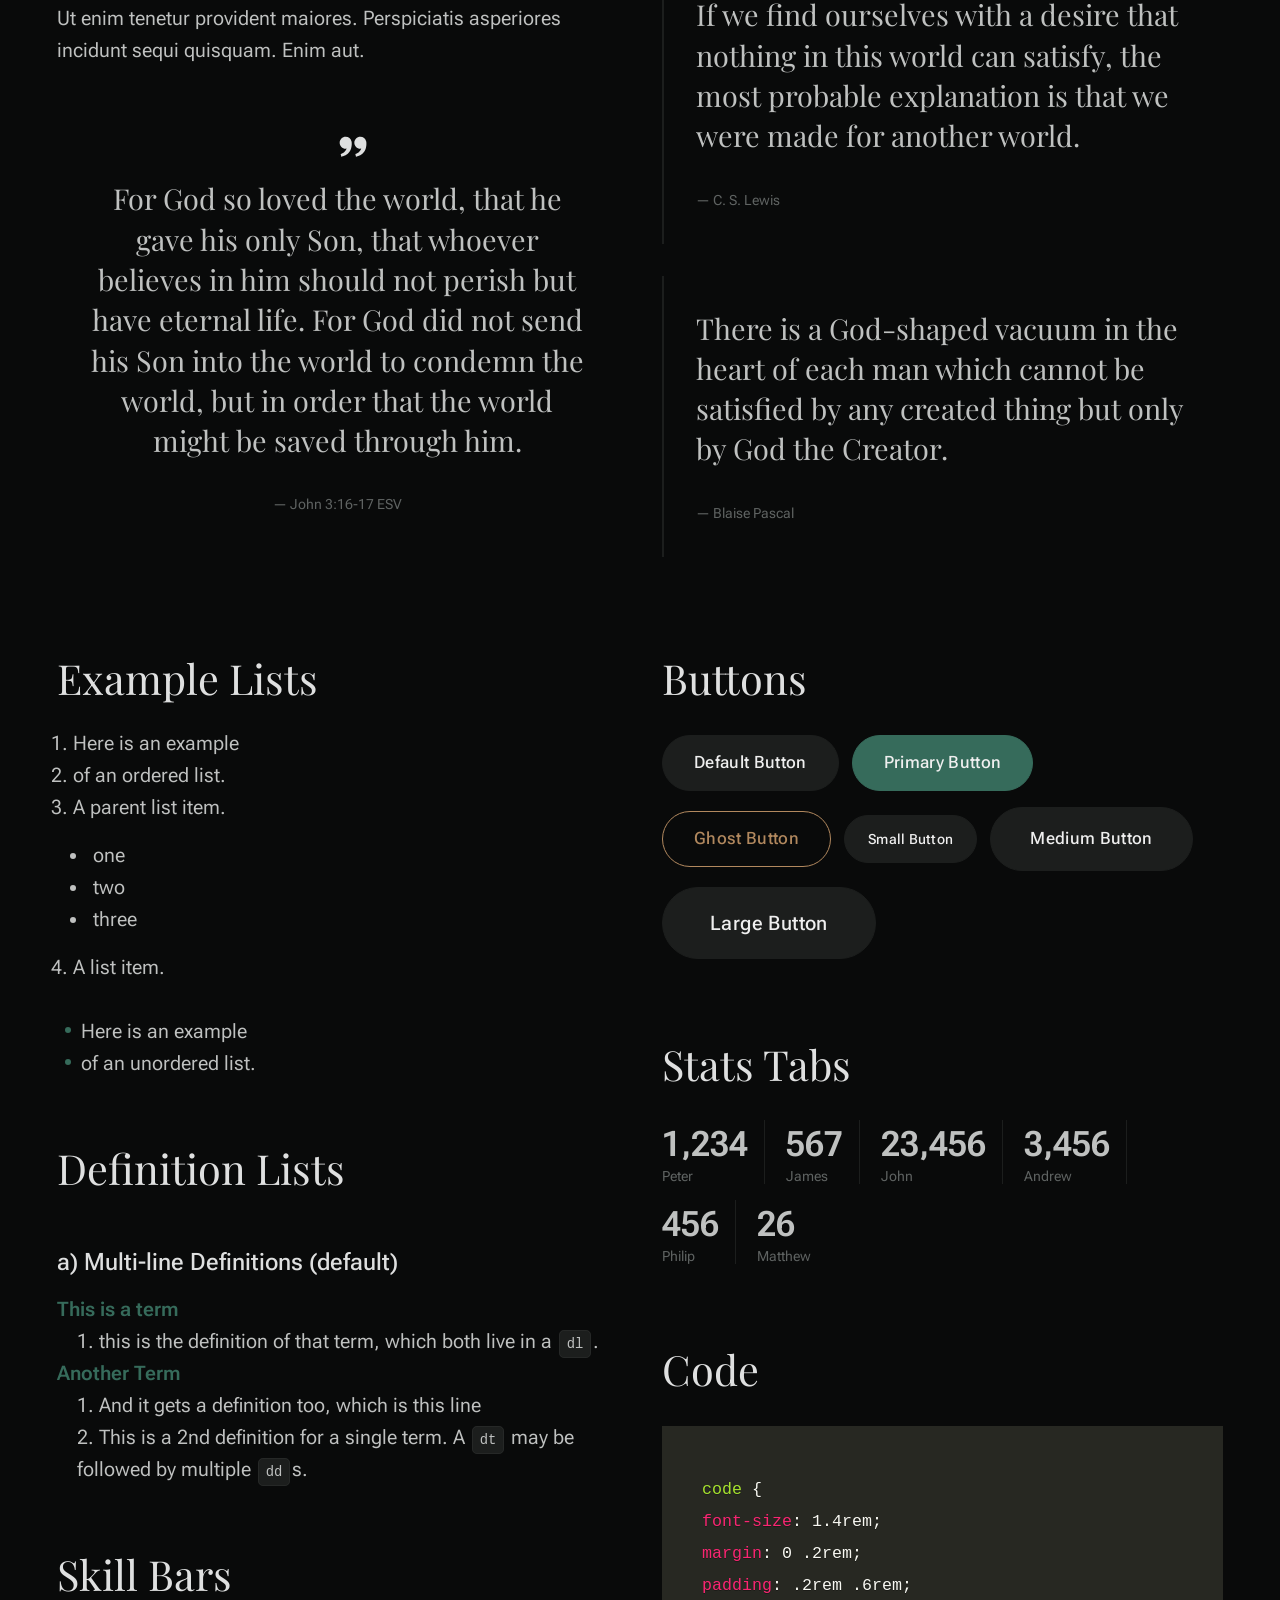
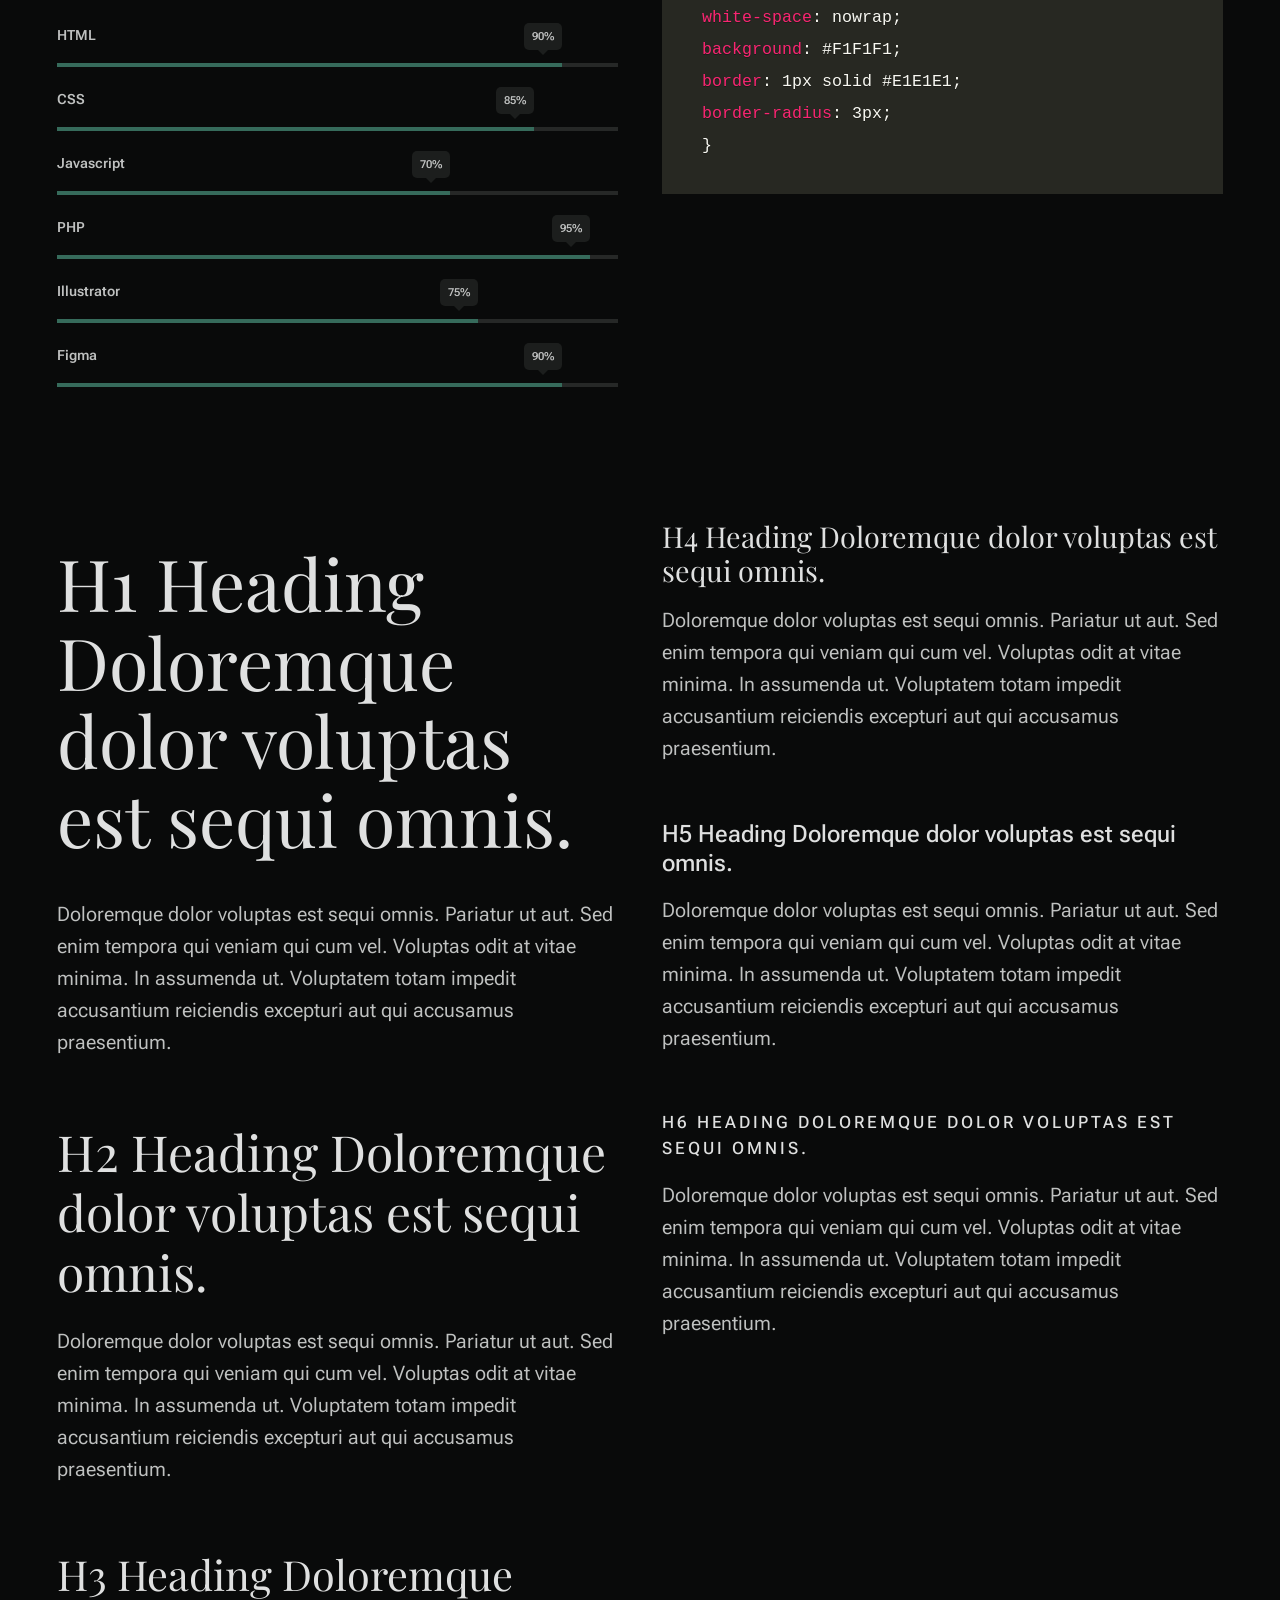
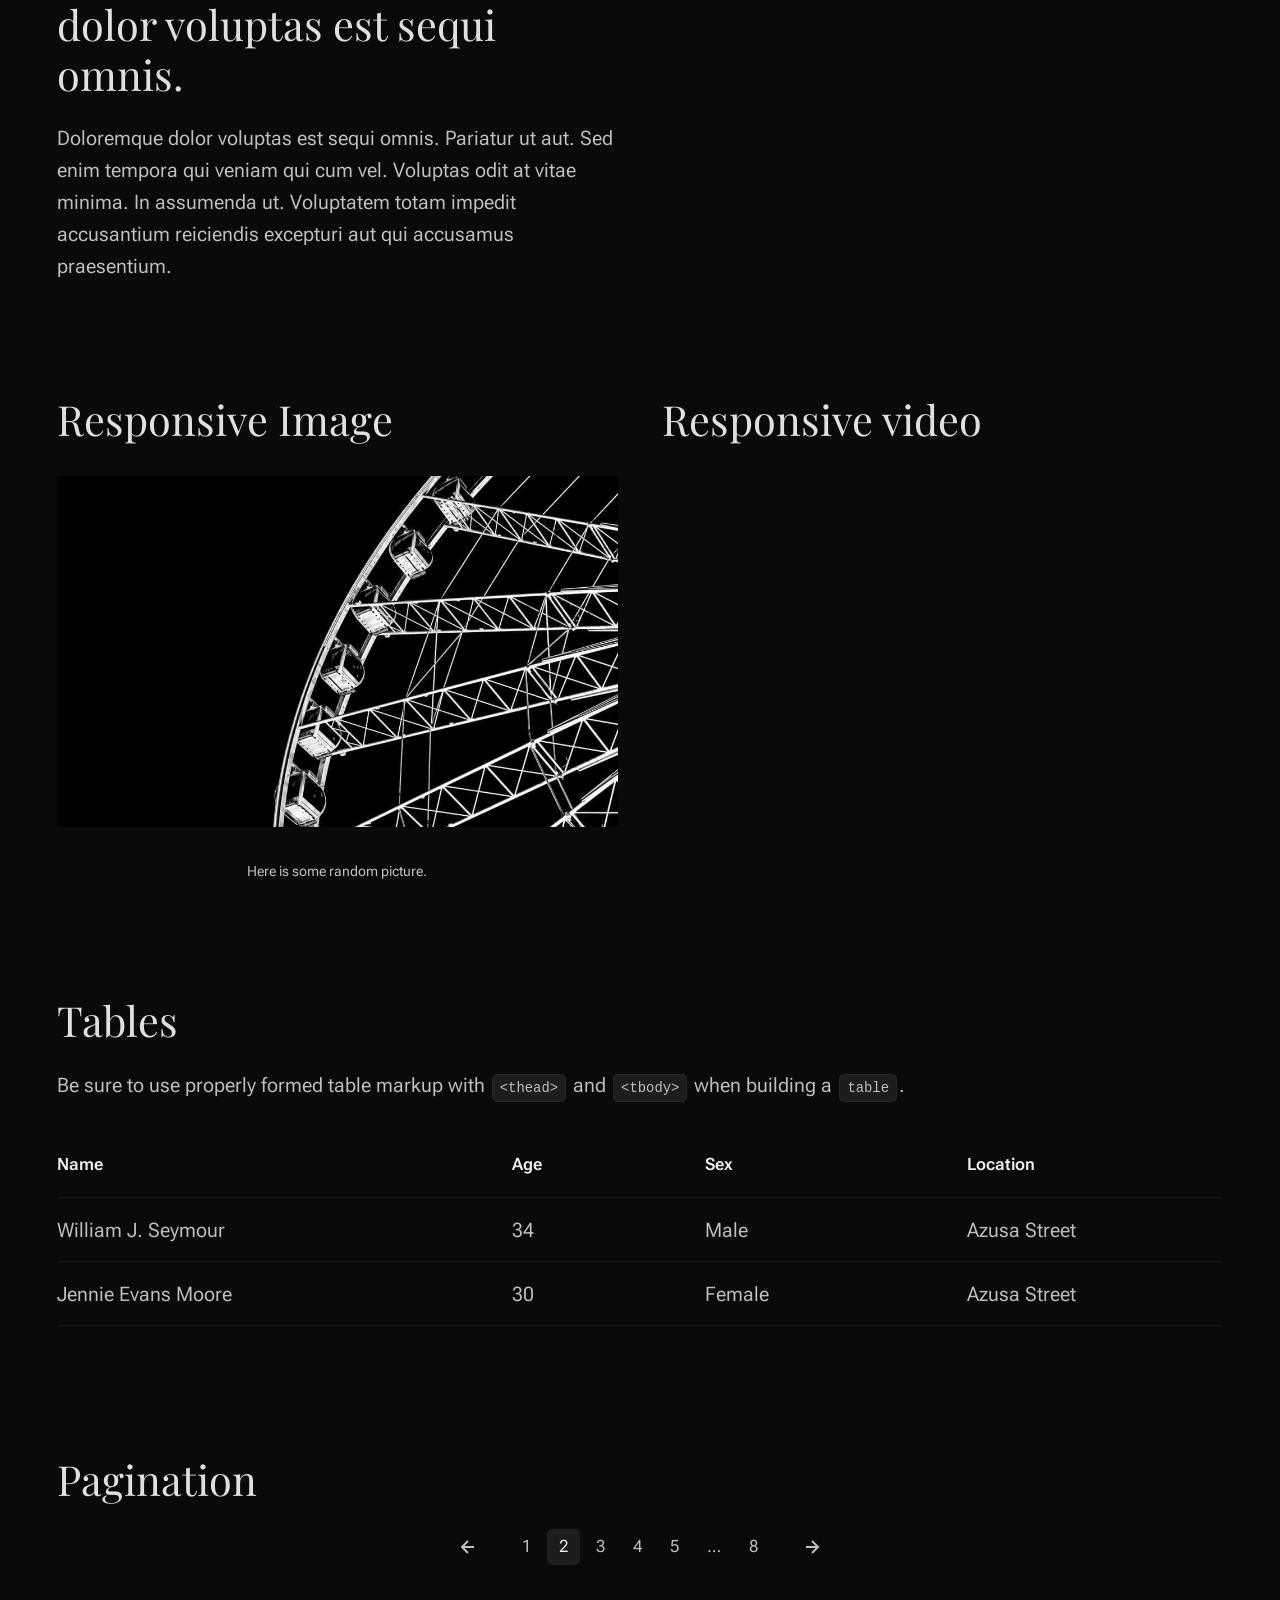
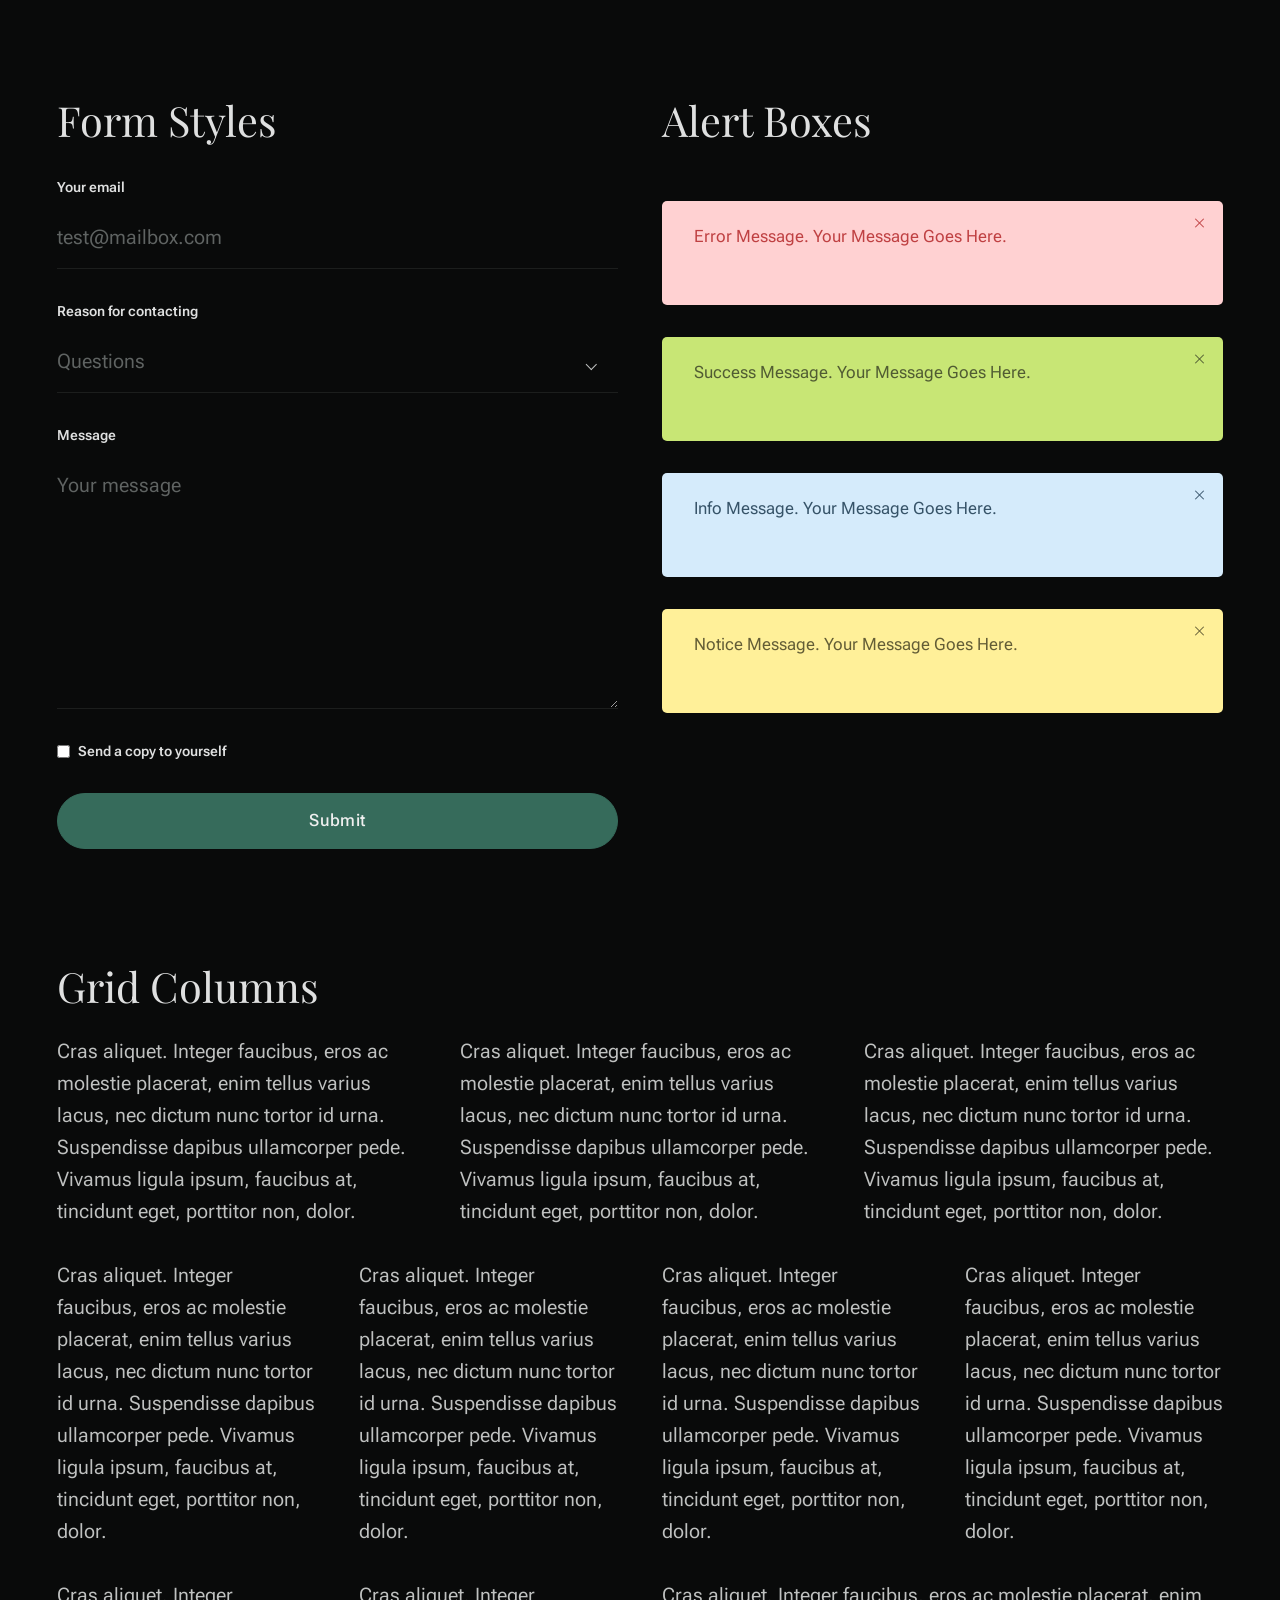
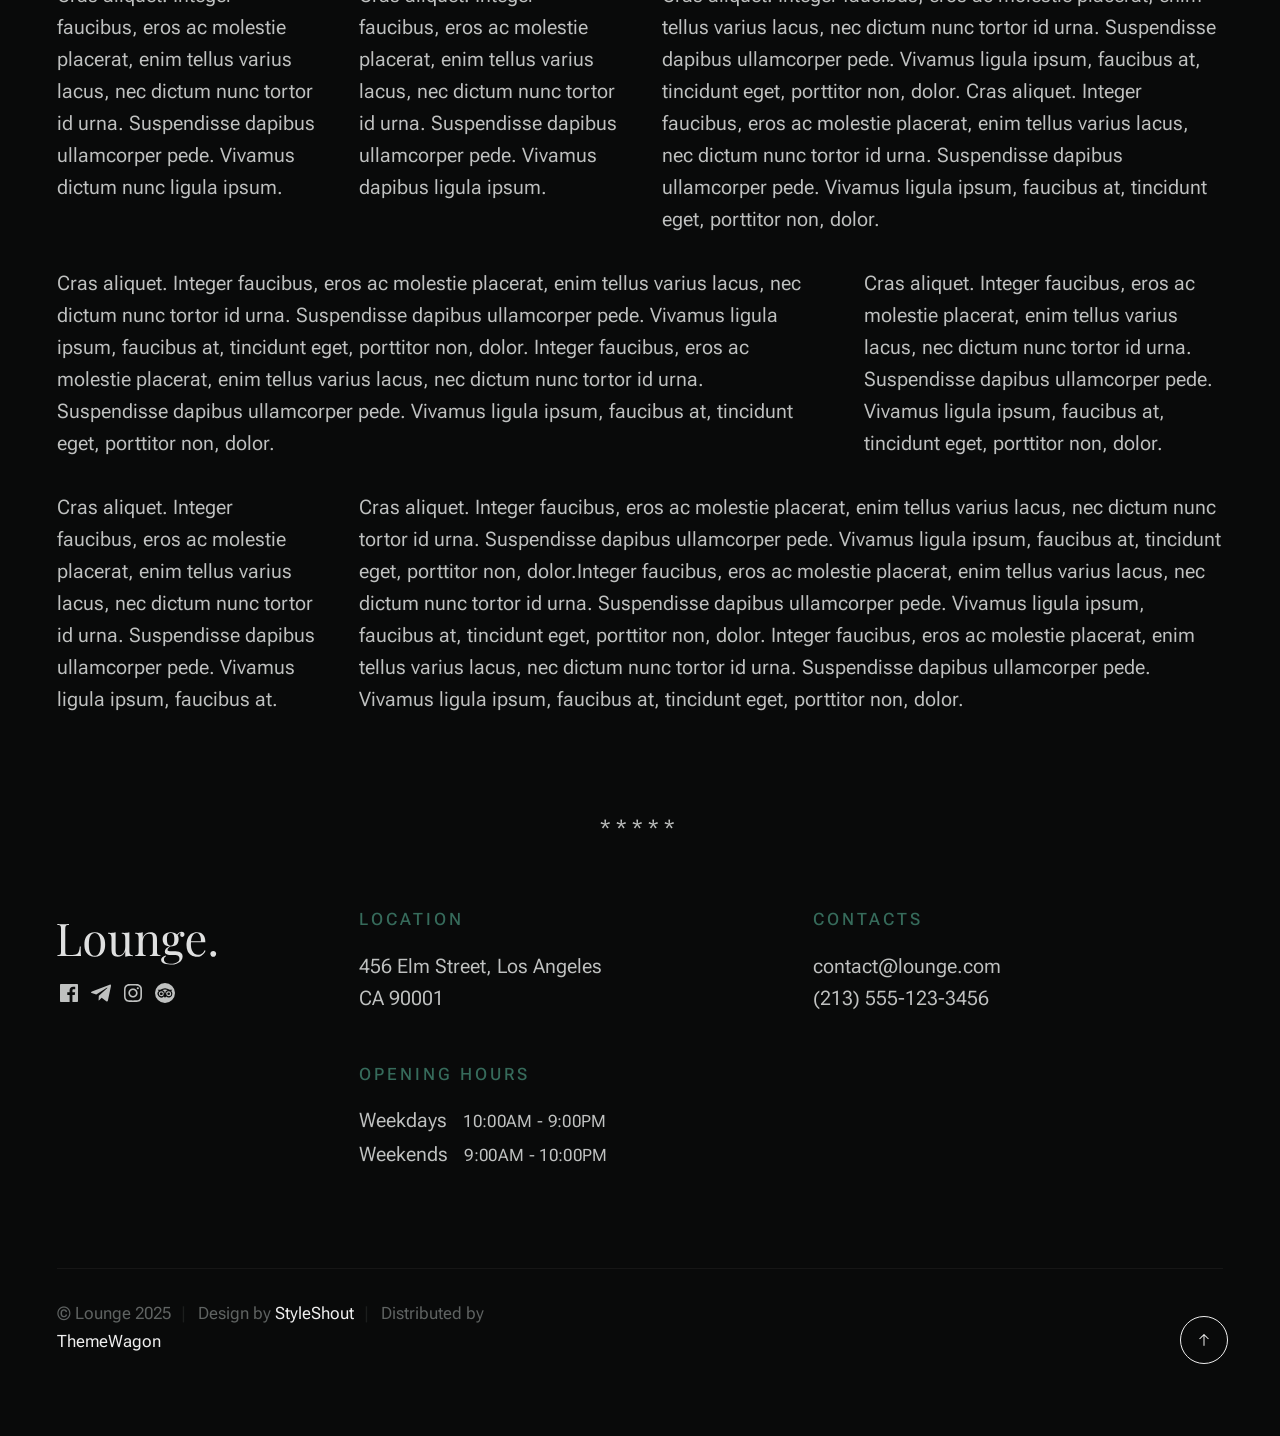
<file: styles.html>
<!DOCTYPE html>
<html lang="en" class="no-js" >
<head>

    <!--- basic page needs
    ================================================== -->
    <meta charset="utf-8">
    <meta name="viewport" content="width=device-width, initial-scale=1">
    <title>Styles - Lounge</title>

    <script>
        document.documentElement.classList.remove('no-js');
        document.documentElement.classList.add('js');
    </script>

    <!-- CSS
    ================================================== -->
    <link rel="stylesheet" href="css/vendor.css">
    <link rel="stylesheet" href="css/styles.css">

    <style>
        .s-pageheader {
            padding-top: var(--vspace-3);
        }
        .s-pagecontent {
            /* padding-bottom: var(--vspace-4); */
        }
    </style>

    <!-- favicons
    ================================================== -->
    <link rel="apple-touch-icon" sizes="180x180" href="apple-touch-icon.png">
    <link rel="icon" type="image/png" sizes="32x32" href="favicon-32x32.png">
    <link rel="icon" type="image/png" sizes="16x16" href="favicon-16x16.png">
    <link rel="manifest" href="site.webmanifest">

</head>


<body id="top">
    
    <!-- preloader
    ================================================== -->
    <div id="preloader">
        <div id="loader" class="dots-fade">
            <div></div>
            <div></div>
            <div></div>
        </div>
    </div>   

    <!-- page wrap
    ================================================== -->
    <div id="page" class="s-pagewrap">

        
        <!-- # site header 
        ================================================== -->
        <header class="s-header">

            <div class="container s-header__content">
                
                <div class="s-header__block">
                    <div class="header-logo">
                        <a class="logo" href="index.html">
                            <img src="images/logo.svg" alt="Homepage">
                        </a>
                    </div>
                    <a class="header-menu-toggle" href="#0"><span>Menu</span></a>
                </div> <!-- end s-header__block -->
            
                <nav class="header-nav">    
                    <ul class="header-nav__links">
                        <li class="current"><a class="smoothscroll" href="#intro">Intro</a></li>
                        <li><a class="smoothscroll" href="#about">About</a></li>
                        <li><a class="smoothscroll" href="#menu">Menu</a></li>
                        <li><a class="smoothscroll" href="#gallery">Gallery</a></li>
                    </ul> <!-- end header-nav__links -->  
                    
                    <div class="header-contact">
                        <a href="tel:+" class="header-contact__num btn">
                            <svg id="Layer_1" data-name="Layer 1" xmlns="http://www.w3.org/2000/svg" viewBox="0 0 24 24" stroke-width="1.5" width="24" height="24" color="#000000"><defs><style>.cls-6376396cc3a86d32eae6f0dc-1{fill:none;stroke:currentColor;stroke-miterlimit:10;}</style></defs><path class="cls-6376396cc3a86d32eae6f0dc-1" d="M19.64,21.25c-2.54,2.55-8.38.83-13-3.84S.2,6.9,2.75,4.36L5.53,1.57,10.9,6.94l-2,2A2.18,2.18,0,0,0,8.9,12L12,15.1a2.18,2.18,0,0,0,3.07,0l2-2,5.37,5.37Z"></path></svg>
                            555-123-3456
                        </a>
                    </div> <!-- end header-contact -->
                </nav> <!-- end header-nav -->         
            
            </div> <!-- end s-header__content -->

        </header> <!-- end s-header -->

        
        <!-- # main content
        ================================================== -->
        <article class="s-content container">

            <!-- ## pageheader -->
            <div class="row s-pageheader row-x-center">
                <div class="column xl-8 lg-10 md-12 s-pageheader__content u-text-center">
                    <h1>                        
                        Style Guide
                    </h1> 
                    
                    <p class="lead">Lorem ipsum Officia elit ad tempor dolore est ex incididunt incididunt occaecat culpa deserunt 
                    sunt labore in cillum ullamco magna in Excepteur consequat in reprehenderit proident mollit incididunt officia commodo.
                    Duis ea officia sed dolor pariatur enim dolore dolore quis incididunt nulla exercitation commodo veniam et ea incididunt.
                    </p>

                    <hr>
                </div>
            </div> <!-- end s-pageheader -->
            
            <!-- ## pagecontent -->
            <section class="s-pagecontent">                
        
                <div class="row">
        
                    <div class="column xl-6 md-12">
        
                        <h3>Paragraph and Image</h3>
        
                        <p><a href="#"><img width="120" height="120" class="u-pull-left" alt="sample-image" src="images/sample-image.jpg"></a>
                        Lorem ipsum dolor sit amet, consectetuer adipiscing elit. Donec libero. Suspendisse bibendum.Cras id urna. Morbi 
                        tincidunt, orci ac convallis aliquam, lectus turpis varius lorem, eu posuere nunc justo tempus leo. Donec mattis, 
                        purus nec placerat bibendum, dui pede condimentum odio, ac blandit ante orci ut diam. Cras fringilla magna. 
                        Phasellus suscipit, leo a pharetra condimentum, lorem tellus eleifend magna, eget fringilla velit magna id 
                        neque posuere nunc justo tempus leo. </p>
        
                        <p>
                        Lorem ipsum dolor sit amet, consectetuer adipiscing elit. Donec libero. Suspendisse bibendum. Cras id urna. 
                        Morbi tincidunt, orci ac convallis aliquam, lectus turpis varius lorem, eu posuere nunc justo tempus leo. 
                        Donec mattis, purus nec placerat bibendum, dui pede condimentumodio, ac blandit ante orci ut diam.	
                        </p>
        
                        <p>A <a href="#">link</a>,
                        <abbr title="this really isn't a very good description">abbrebation</abbr>,
                        <strong>strong text</strong>,
                        <em>em text</em>,
                        <del>deleted text</del>,                         
                        <code>.code</code>, and
                        <mark>this is a mark text.</mark>
                        </p>
        
                    </div>
        
                    <div class="column xl-6 md-12">
        
                        <h3>Drop Caps</h3>
        
                        <p class="drop-cap">Far far away, behind the word mountains, far from the countries Vokalia and Consonantia,
                        there live the blind texts. Separated they live in Bookmarksgrove right at the coast of the
                        Semantics, a large language ocean. A small river named Duden flows by their place and supplies it with the 
                        necessary regelialia. Morbi tincidunt, orci ac convallis aliquam, lectus turpis varius lorem, 
                        euposuere nunc justo tempus leo. Donec mattis, purus nec placerat bibendum, dui pede condimentum odio, 
                        ac blandit ante orci ut diam. Cras fringilla magna. Phasellus suscipit, leo a pharetra condimentum, 
                        lorem tellus eleifend magna, eget fringilla velit magna id neque.
                        </p>
        
                        <h3>Small Print</h3>
        
                        <p><small>Lorem ipsum dolor sit amet, consectetuer adipiscing elit. Donec libero.</small></p>                    
                 
                    </div>
        
                </div> <!-- end row -->
        
                <div class="row">
        
                    <div class="column xl-6 md-12">
        
                        <h3 class="u-add-bottom">Pull Quotes</h3>
        
                        <p>
                        Perspiciatis nemo unde et nobis modi consequatur officia amet. Ut enim 
                        tenetur provident maiores. Perspiciatis asperiores incidunt sequi 
                        quisquam. Enim aut. 
                        </p>
        
                        <figure class="pull-quote">
                            <blockquote>                                

                                <p>
                                For God so loved the world, that he gave his only Son, that whoever believes in 
                                him should not perish but have eternal life. For God did not send his Son into 
                                the world to condemn the world, but in order that the world might be 
                                saved through him.
                                </p>
            
                                <footer>
                                    <cite>
                                        John 3:16-17 ESV
                                    </cite>
                                </footer>
                            </blockquote>
                        </figure>        
        
                    </div>
        
                    <div class="column xl-6 md-12">
        
                        <h3 class="h-add-bottom">Block Quotes</h3>
        
                        <blockquote cite="http://where-i-got-my-info-from.com">
                            <p>
                            If we find ourselves with a desire that nothing in this world can satisfy, 
                            the most probable explanation is that we were made for another world.
                            </p>
    
                            <footer>
                                <cite>
                                    <a href="#0">C. S. Lewis</a>
                                </cite>
                            </footer>        
                        </blockquote>
        
                        <blockquote>
                            <p>There is a God-shaped vacuum in the heart of each man which cannot be satisfied 
                            by any created thing but only by God the Creator.</p>
        
                            <footer>
                                <cite>Blaise Pascal</cite>
                            </footer>        
                        </blockquote>
        
                    </div>
        
                </div> <!-- end row -->
        
                <div class="row u-add-half-bottom">
        
                    <div class="column xl-6 md-12">
        
                        <h3>Example Lists</h3>
        
                        <ol>
                            <li>Here is an example</li>
                            <li>of an ordered list.</li>
                            <li>A parent list item.
                                <ul>
                                    <li>one</li>
                                    <li>two</li>
                                    <li>three</li>
                                </ul>
                                </li>
                                <li>A list item.</li>
                            </ol>
        
                        <ul class="disc">
                            <li>Here is an example</li>
                            <li>of an unordered list.</li>
                        </ul>
        
                        <h3>Definition Lists</h3>
        
                        <h5>a) Multi-line Definitions (default) </h5>
        
                        <dl class="dictionary-style">
                            <dt><strong>This is a term</strong></dt>
                                <dd>this is the definition of that term, which both live in a <code>dl</code>.</dd>
                            <dt><strong>Another Term</strong></dt>
                                <dd>And it gets a definition too, which is this line</dd>
                                <dd>This is a 2<sup>nd</sup> definition for a single term. A <code>dt</code> may be followed by multiple <code>dd</code>s.</dd>
                        </dl>
        
                        <h3 class="u-add-bottom">Skill Bars</h3>
        
                        <ul class="skill-bars">
                            <li>
                            <div class="progress percent90"><span>90%</span></div>
                            <strong>HTML</strong>
                            </li>
                            <li>
                            <div class="progress percent85"><span>85%</span></div>
                            <strong>CSS</strong>
                            </li>
                            <li>
                            <div class="progress percent70"><span>70%</span></div>
                            <strong>Javascript</strong>
                            </li>
                            <li>
                            <div class="progress percent95"><span>95%</span></div>
                            <strong>PHP</strong>
                            </li>
                            <li>
                            <div class="progress percent75"><span>75%</span></div>
                            <strong>Illustrator</strong>
                            </li>
                            <li>
                            <div class="progress percent90"><span>90%</span></div>
                            <strong>Figma</strong>
                            </li>
                        </ul>
        
                    </div>
        
                    <div class="column xl-6 md-12">
        
                        <h3 class="u-add-bottom">Buttons</h3>
        
                        <p>
                            <a class="btn" href="#0">Default Button</a>
                            <a class="btn btn--primary" href="#0">Primary Button</a>
                            <a class="btn btn--ghost" href="#0">Ghost Button</a>
                            <a class="btn btn--small" href="#0">Small Button</a>
                            <a class="btn btn--medium" href="#0">Medium Button</a>
                            <a class="btn btn--large" href="#0">Large Button</a>  
                        </p>
        
                        <h3>Stats Tabs</h3>
        
                        <ul class="stats-tabs">
                            <li><a href="#0">1,234 <em>Peter</em></a></li>
                            <li><a href="#0">567 <em>James</em></a></li>
                            <li><a href="#0">23,456 <em>John</em></a></li>
                            <li><a href="#0">3,456 <em>Andrew</em></a></li>
                            <li><a href="#0">456 <em>Philip</em></a></li>
                            <li><a href="#0">26 <em>Matthew</em></a></li>
                        </ul>
        
                        <h3 class="u-add-bottom">Code</h3>
        
<pre><code class="language-css">
    code {
    font-size: 1.4rem;
    margin: 0 .2rem;
    padding: .2rem .6rem;
    white-space: nowrap;
    background: #F1F1F1;
    border: 1px solid #E1E1E1;	
    border-radius: 3px;
    }
</code></pre>
        
                    </div>
        
                </div> <!-- end row -->
        
                <div class="row u-add-half-bottom">
        
                    <div class="column xl-6 md-12">
                            
                        <h1>H1 Heading Doloremque dolor voluptas est sequi omnis.</h1>
                        <p>Doloremque dolor voluptas est sequi omnis. Pariatur ut aut. Sed enim tempora qui veniam qui cum vel. 
                        Voluptas odit at vitae minima. In assumenda ut. Voluptatem totam impedit accusantium reiciendis excepturi aut qui accusamus praesentium.</p>
        
                        <h2>H2 Heading Doloremque dolor voluptas est sequi omnis.</h2>
                        <p>Doloremque dolor voluptas est sequi omnis. Pariatur ut aut. Sed enim tempora qui veniam qui cum vel. 
                        Voluptas odit at vitae minima. In assumenda ut. Voluptatem totam impedit accusantium reiciendis excepturi aut qui accusamus praesentium.</p>
        
                        <h3>H3 Heading Doloremque dolor voluptas est sequi omnis.</h3>
                        <p>Doloremque dolor voluptas est sequi omnis. Pariatur ut aut. Sed enim tempora qui veniam qui cum vel. 
                        Voluptas odit at vitae minima. In assumenda ut. Voluptatem totam impedit accusantium reiciendis excepturi aut qui accusamus praesentium.</p>
                                
                    </div>
        
                    <div class="column xl-6 md-12">
                        <h4>H4 Heading Doloremque dolor voluptas est sequi omnis.</h4>
                        <p>Doloremque dolor voluptas est sequi omnis. Pariatur ut aut. Sed enim tempora qui veniam qui cum vel. 
                        Voluptas odit at vitae minima. In assumenda ut. Voluptatem totam impedit accusantium reiciendis excepturi aut qui accusamus praesentium.</p>
        
                        <h5>H5 Heading Doloremque dolor voluptas est sequi omnis.</h5>
                        <p>Doloremque dolor voluptas est sequi omnis. Pariatur ut aut. Sed enim tempora qui veniam qui cum vel. 
                        Voluptas odit at vitae minima. In assumenda ut. Voluptatem totam impedit accusantium reiciendis excepturi aut qui accusamus praesentium.</p>
        
                        <h6>H6 Heading Doloremque dolor voluptas est sequi omnis.</h6>
                        <p>Doloremque dolor voluptas est sequi omnis. Pariatur ut aut. Sed enim tempora qui veniam qui cum vel. 
                        Voluptas odit at vitae minima. In assumenda ut. Voluptatem totam impedit accusantium reiciendis excepturi aut qui accusamus praesentium.</p>
    
                    </div>
        
                </div> <!-- end row -->
        
                <div class="row u-add-half-bottom">
        
                    <div class="column xl-6 md-12">        
                        <h3 class="u-add-bottom">Responsive Image</h3>
        
                        <figure>
                            <img src="images/wheel-500.jpg" 
                                 srcset="images/wheel-1000.jpg 1000w, 
                                 images/wheel-500.jpg 500w" 
                                 sizes="(max-width: 1000px) 100vw, 1000px" alt="">
        
                            <figcaption>
                                Here is some random picture.
                            </figcaption>
                        </figure>        
                    </div>
        
                    <div class="column xl-6 md-12">        
                        <h3 class="u-add-bottom">Responsive video</h3>
        
                        <div class="video-container">
                        <!-- <iframe src="https://player.vimeo.com/video/14592941?color=00a650&title=0&byline=0&portrait=0" width="500" height="281" frameborder="0" webkitallowfullscreen mozallowfullscreen allowfullscreen></iframe>  -->
                            <iframe width="560" height="315" src="https://www.youtube.com/embed/tfxgjwLSq_E?si=irgF6oGjYZfMnIiN&amp;controls=0" title="YouTube video player" frameborder="0" allow="accelerometer; autoplay; clipboard-write; encrypted-media; gyroscope; picture-in-picture; web-share" referrerpolicy="strict-origin-when-cross-origin" allowfullscreen></iframe>
                        </div>        
                    </div>
                    
                </div> <!-- end row -->
        
                <div class="row u-add-bottom">
        
                    <div class="column xl-12">
        
                        <h3>Tables</h3>
                        <p>Be sure to use properly formed table markup with <code>&lt;thead&gt;</code> and <code>&lt;tbody&gt;</code> when building a <code>table</code>.</p>
        
                        <div class="table-responsive">
        
                            <table>
                                    <thead>
                                    <tr>
                                        <th>Name</th>
                                        <th>Age</th>
                                        <th>Sex</th>
                                        <th>Location</th>
                                    </tr>
                                    </thead>
                                    <tbody>
                                    <tr>
                                        <td>William J. Seymour</td>
                                        <td>34</td>
                                        <td>Male</td>
                                        <td>Azusa Street</td>
                                    </tr>
                                    <tr>
                                        <td>Jennie Evans Moore</td>
                                        <td>30</td>
                                        <td>Female</td>
                                        <td>Azusa Street</td>
                                    </tr>
                                    </tbody>
                            </table>
        
                        </div>
        
                    </div>
                    
                </div> <!-- end row -->
        
                <div class="row">
        
                    <div class="column xl-12">
                        <h3>Pagination</h3>
        
                        <nav class="pgn">
                            <ul>
                                <li>
                                    <a class="pgn__prev" href="#0">
                                        <svg xmlns="http://www.w3.org/2000/svg" width="24" height="24" viewBox="0 0 24 24"><path d="M12.707 17.293L8.414 13H18v-2H8.414l4.293-4.293-1.414-1.414L4.586 12l6.707 6.707z"/></svg>
                                    </a>
                                </li>
                                <li><a class="pgn__num" href="#0">1</a></li>
                                <li><span class="pgn__num current">2</span></li>
                                <li><a class="pgn__num" href="#0">3</a></li>
                                <li><a class="pgn__num" href="#0">4</a></li>
                                <li><a class="pgn__num" href="#0">5</a></li>
                                <li><span class="pgn__num dots">…</span></li>
                                <li><a class="pgn__num" href="#0">8</a></li>
                                <li>
                                    <a class="pgn__next" href="#0">
                                        <svg xmlns="http://www.w3.org/2000/svg" width="24" height="24" viewBox="0 0 24 24"><path d="M11.293 17.293l1.414 1.414L19.414 12l-6.707-6.707-1.414 1.414L15.586 11H6v2h9.586z"/></svg>
                                    </a>
                                </li>
                            </ul>
                        </nav>
                    </div>
        
                </div> <!-- end row -->
        
                <div class="row">
        
                    <div class="column xl-6 md-12">
        
                        <h3 class="u-add-bottom">Form Styles</h3>
        
                        <form>
                            <div>
                                <label for="sampleInput">Your email</label>
                                <input class="u-fullwidth" type="email" placeholder="test@mailbox.com" id="sampleInput">
                            </div>
                            <div>
                                <label for="sampleRecipientInput">Reason for contacting</label>
                                <div class="ss-custom-select">
                                    <select class="u-fullwidth" id="sampleRecipientInput">
                                        <option value="Option 1">Questions</option>
                                        <option value="Option 2">Report</option>
                                        <option value="Option 3">Others</option>
                                    </select>
                                </div>
                            </div>
                            
                            <label for="exampleMessage">Message</label>
                            <textarea class="u-fullwidth" placeholder="Your message" id="exampleMessage"></textarea>
        
                            <label class="u-add-bottom">
                                <input type="checkbox">
                                <span class="label-text">Send a copy to yourself</span>
                            </label>
                        
                            <input class="btn--primary u-fullwidth" type="submit" value="Submit">
                        </form>
        
                    </div>
        
                    <div class="column xl-6 md-12">
        
                        <h3>Alert Boxes</h3>
        
                        <br>
                        
                        <div class="alert-box alert-box--error">
                            <p>Error Message. Your Message Goes Here.</p>
                            <span class="alert-box__close"></span>
                        </div><!-- end error -->
                                
                        <div class="alert-box alert-box--success">
                            <p>Success Message. Your Message Goes Here.</p>
                            <span class="alert-box__close"></span>
                        </div><!-- end success -->
                                
                        <div class="alert-box alert-box--info">
                            <p>Info Message. Your Message Goes Here.</p>
                            <span class="alert-box__close"></span>
                        </div><!-- end info -->
                                
                        <div class="alert-box alert-box--notice">
                            <p>Notice Message. Your Message Goes Here.</p>
                            <span class="alert-box__close"></span>
                        </div><!-- end notice -->
                    
                    </div>
        
                </div> <!-- end row -->
    
                <div class="row">
                
                    <div class="xl-12 column">
                        <h3>Grid Columns</h3>
                    </div>
        
                </div> <!-- Row End-->
        
                <div class="row">
        
                    <div class="xl-4 md-12 column">
                        <p>
                        Cras aliquet. Integer faucibus, eros ac molestie placerat, enim tellus varius lacus,
                        nec dictum nunc tortor id urna. Suspendisse dapibus ullamcorper pede. Vivamus ligula ipsum,
                        faucibus at, tincidunt eget, porttitor non, dolor. 
                        </p>
                    </div>
        
                    <div class="xl-4 md-12 column">
                        <p>
                        Cras aliquet. Integer faucibus, eros ac molestie placerat, enim tellus varius lacus,
                        nec dictum nunc tortor id urna. Suspendisse dapibus ullamcorper pede. Vivamus ligula ipsum,
                        faucibus at, tincidunt eget, porttitor non, dolor. 
                        </p>
                    </div>
        
                    <div class="xl-4 md-12 column">
                        <p>
                        Cras aliquet. Integer faucibus, eros ac molestie placerat, enim tellus varius lacus,
                        nec dictum nunc tortor id urna. Suspendisse dapibus ullamcorper pede. Vivamus ligula ipsum,
                        faucibus at, tincidunt eget, porttitor non, dolor. 
                        </p>
                    </div>
        
                </div>
        
                <div class="row">
        
                    <div class="xl-3 md-6 tab-12 column">
                        <p>
                        Cras aliquet. Integer faucibus, eros ac molestie placerat, enim tellus varius lacus,
                        nec dictum nunc tortor id urna. Suspendisse dapibus ullamcorper pede. Vivamus ligula ipsum,
                        faucibus at, tincidunt eget, porttitor non, dolor. 
                        </p>
                    </div>
        
                    <div class="xl-3 md-6 tab-12 column">
                        <p>
                        Cras aliquet. Integer faucibus, eros ac molestie placerat, enim tellus varius lacus,
                        nec dictum nunc tortor id urna. Suspendisse dapibus ullamcorper pede. Vivamus ligula ipsum,
                        faucibus at, tincidunt eget, porttitor non, dolor. 
                        </p>
                    </div>
        
                    <div class="xl-3 md-6 tab-12 column">
                        <p>
                        Cras aliquet. Integer faucibus, eros ac molestie placerat, enim tellus varius lacus,
                        nec dictum nunc tortor id urna. Suspendisse dapibus ullamcorper pede. Vivamus ligula ipsum,
                        faucibus at, tincidunt eget, porttitor non, dolor. 
                        </p>
                    </div>
        
                    <div class="xl-3 md-6 tab-12 column">
                        <p>
                        Cras aliquet. Integer faucibus, eros ac molestie placerat, enim tellus varius lacus,
                        nec dictum nunc tortor id urna. Suspendisse dapibus ullamcorper pede. Vivamus ligula ipsum,
                        faucibus at, tincidunt eget, porttitor non, dolor. 
                        </p>
                    </div>
        
                </div>
        
                <div class="row">
        
                    <div class="xl-6 tab-12 column">
                        <div class="row">
                            <div class="column xl-6 md-12">
                                <p>
                                    Cras aliquet. Integer faucibus, eros ac molestie placerat, enim tellus varius lacus,
                                    nec dictum nunc tortor id urna. Suspendisse dapibus ullamcorper pede. Vivamus dictum nunc ligula ipsum. 
                                    </p>
                            </div>
                            <div class="column xl-6 md-12">
                                <p>
                                    Cras aliquet. Integer faucibus, eros ac molestie placerat, enim tellus varius lacus,
                                    nec dictum nunc tortor id urna. Suspendisse dapibus ullamcorper pede. Vivamus dapibus ligula ipsum. 
                                    </p>
                            </div>
                        </div>                
                    </div>
        
                    <div class="xl-6 tab-12 column">
                        <p>
                        Cras aliquet. Integer faucibus, eros ac molestie placerat, enim tellus varius lacus,
                        nec dictum nunc tortor id urna. Suspendisse dapibus ullamcorper pede. Vivamus ligula ipsum,
                        faucibus at, tincidunt eget, porttitor non, dolor. Cras aliquet. Integer faucibus, eros ac molestie placerat, enim tellus varius lacus,
                        nec dictum nunc tortor id urna. Suspendisse dapibus ullamcorper pede. Vivamus ligula ipsum,
                        faucibus at, tincidunt eget, porttitor non, dolor. 
                        </p>
                    </div>
        
                </div>
        
                <div class="row">
        
                    <div class="xl-8 md-7 tab-12 column">
                        <p>
                        Cras aliquet. Integer faucibus, eros ac molestie placerat, enim tellus varius lacus,
                        nec dictum nunc tortor id urna. Suspendisse dapibus ullamcorper pede. Vivamus ligula ipsum,
                        faucibus at, tincidunt eget, porttitor non, dolor. Integer faucibus, eros ac molestie placerat, enim tellus varius lacus,
                        nec dictum nunc tortor id urna. Suspendisse dapibus ullamcorper pede. Vivamus ligula ipsum,
                        faucibus at, tincidunt eget, porttitor non, dolor.
                        </p>
                    </div>
        
                    <div class="xl-4 md-5 tab-12 column">
                        <p>
                        Cras aliquet. Integer faucibus, eros ac molestie placerat, enim tellus varius lacus,
                        nec dictum nunc tortor id urna. Suspendisse dapibus ullamcorper pede. Vivamus ligula ipsum,
                        faucibus at, tincidunt eget, porttitor non, dolor. 
                        </p>
                    </div>
        
                </div>
        
                <div class="row">
        
                    <div class="xl-3 md-5 tab-12 column">
                        <p>
                        Cras aliquet. Integer faucibus, eros ac molestie placerat, enim tellus varius lacus,
                        nec dictum nunc tortor id urna. Suspendisse dapibus ullamcorper pede. Vivamus ligula ipsum,
                        faucibus at. 
                        </p>
                    </div>
        
                    <div class="xl-9 md-7 tab-12 column">
                        <p>
                        Cras aliquet. Integer faucibus, eros ac molestie placerat, enim tellus varius lacus,
                        nec dictum nunc tortor id urna. Suspendisse dapibus ullamcorper pede. Vivamus ligula ipsum,
                        faucibus at, tincidunt eget, porttitor non, dolor.Integer faucibus, eros ac molestie placerat, enim tellus varius lacus,
                        nec dictum nunc tortor id urna. Suspendisse dapibus ullamcorper pede. Vivamus ligula ipsum,
                        faucibus at, tincidunt eget, porttitor non, dolor. Integer faucibus, eros ac molestie placerat, enim tellus varius lacus,
                        nec dictum nunc tortor id urna. Suspendisse dapibus ullamcorper pede. Vivamus ligula ipsum,
                        faucibus at, tincidunt eget, porttitor non, dolor.
                        </p>
                    </div>
        
                </div> 

                <hr class="fancy">

            </section> <!-- pagecontent --> 

        </article> <!-- end main content -->


        <!-- # footer 
        ================================================== -->
        <footer id="footer" class="container s-footer">           
              
            <div class="row s-footer__main">             
                <div class="column xl-3 lg-12 footer-block s-footer__main-start">     

                    <div class="s-footer__logo">
                        <a class="logo" href="index.html">
                            <img src="images/logo.svg" alt="Homepage">
                        </a>
                    </div>  

                    <ul class="s-footer__social social-list">
                        <li>
                            <a href="#0">
                                <svg xmlns="http://www.w3.org/2000/svg" width="24" height="24" viewBox="0 0 24 24" style="fill:rgba(0, 0, 0, 1);transform:;-ms-filter:"><path d="M20,3H4C3.447,3,3,3.448,3,4v16c0,0.552,0.447,1,1,1h8.615v-6.96h-2.338v-2.725h2.338v-2c0-2.325,1.42-3.592,3.5-3.592 c0.699-0.002,1.399,0.034,2.095,0.107v2.42h-1.435c-1.128,0-1.348,0.538-1.348,1.325v1.735h2.697l-0.35,2.725h-2.348V21H20 c0.553,0,1-0.448,1-1V4C21,3.448,20.553,3,20,3z"></path></svg>
                                <span class="u-screen-reader-text">Facebook</span>
                            </a>
                        </li>
                        <li>
                            <a href="#0">
                                <svg xmlns="http://www.w3.org/2000/svg" width="24" height="24" viewBox="0 0 24 24" style="fill: rgba(0, 0, 0, 1);transform: ;msFilter:;"><path d="m20.665 3.717-17.73 6.837c-1.21.486-1.203 1.161-.222 1.462l4.552 1.42 10.532-6.645c.498-.303.953-.14.579.192l-8.533 7.701h-.002l.002.001-.314 4.692c.46 0 .663-.211.921-.46l2.211-2.15 4.599 3.397c.848.467 1.457.227 1.668-.785l3.019-14.228c.309-1.239-.473-1.8-1.282-1.434z"></path></svg>
                                <span class="u-screen-reader-text">Telegram</span>
                            </a>
                        </li>
                        <li>
                            <a href="#0">
                                <svg xmlns="http://www.w3.org/2000/svg" width="24" height="24" viewBox="0 0 24 24" style="fill:rgba(0, 0, 0, 1);transform:;-ms-filter:"><path d="M11.999,7.377c-2.554,0-4.623,2.07-4.623,4.623c0,2.554,2.069,4.624,4.623,4.624c2.552,0,4.623-2.07,4.623-4.624 C16.622,9.447,14.551,7.377,11.999,7.377L11.999,7.377z M11.999,15.004c-1.659,0-3.004-1.345-3.004-3.003 c0-1.659,1.345-3.003,3.004-3.003s3.002,1.344,3.002,3.003C15.001,13.659,13.658,15.004,11.999,15.004L11.999,15.004z"></path><circle cx="16.806" cy="7.207" r="1.078"></circle><path d="M20.533,6.111c-0.469-1.209-1.424-2.165-2.633-2.632c-0.699-0.263-1.438-0.404-2.186-0.42 c-0.963-0.042-1.268-0.054-3.71-0.054s-2.755,0-3.71,0.054C7.548,3.074,6.809,3.215,6.11,3.479C4.9,3.946,3.945,4.902,3.477,6.111 c-0.263,0.7-0.404,1.438-0.419,2.186c-0.043,0.962-0.056,1.267-0.056,3.71c0,2.442,0,2.753,0.056,3.71 c0.015,0.748,0.156,1.486,0.419,2.187c0.469,1.208,1.424,2.164,2.634,2.632c0.696,0.272,1.435,0.426,2.185,0.45 c0.963,0.042,1.268,0.055,3.71,0.055s2.755,0,3.71-0.055c0.747-0.015,1.486-0.157,2.186-0.419c1.209-0.469,2.164-1.424,2.633-2.633 c0.263-0.7,0.404-1.438,0.419-2.186c0.043-0.962,0.056-1.267,0.056-3.71s0-2.753-0.056-3.71C20.941,7.57,20.801,6.819,20.533,6.111z M19.315,15.643c-0.007,0.576-0.111,1.147-0.311,1.688c-0.305,0.787-0.926,1.409-1.712,1.711c-0.535,0.199-1.099,0.303-1.67,0.311 c-0.95,0.044-1.218,0.055-3.654,0.055c-2.438,0-2.687,0-3.655-0.055c-0.569-0.007-1.135-0.112-1.669-0.311 c-0.789-0.301-1.414-0.923-1.719-1.711c-0.196-0.534-0.302-1.099-0.311-1.669c-0.043-0.95-0.053-1.218-0.053-3.654 c0-2.437,0-2.686,0.053-3.655c0.007-0.576,0.111-1.146,0.311-1.687c0.305-0.789,0.93-1.41,1.719-1.712 c0.534-0.198,1.1-0.303,1.669-0.311c0.951-0.043,1.218-0.055,3.655-0.055c2.437,0,2.687,0,3.654,0.055 c0.571,0.007,1.135,0.112,1.67,0.311c0.786,0.303,1.407,0.925,1.712,1.712c0.196,0.534,0.302,1.099,0.311,1.669 c0.043,0.951,0.054,1.218,0.054,3.655c0,2.436,0,2.698-0.043,3.654H19.315z"></path></svg>
                                <span class="u-screen-reader-text">Instagram</span>
                            </a>
                        </li>
                        <li>
                            <a href="#0">
                                <svg xmlns="http://www.w3.org/2000/svg" width="24" height="24" viewBox="0 0 24 24" style="fill: rgba(0, 0, 0, 1);transform: ;msFilter:;"><path d="M8.31 10.28a2.5 2.5 0 1 0 2.5 2.49 2.5 2.5 0 0 0-2.5-2.49zm0 3.8a1.31 1.31 0 1 1 0-2.61 1.31 1.31 0 1 1 0 2.61zm7.38-3.8a2.5 2.5 0 1 0 2.5 2.49 2.5 2.5 0 0 0-2.5-2.49zM17 12.77a1.31 1.31 0 1 1-1.31-1.3 1.31 1.31 0 0 1 1.31 1.3z"></path><path d="M12 2a10 10 0 1 0 10 10A10 10 0 0 0 12 2zm7.38 10.77a3.69 3.69 0 0 1-6.2 2.71L12 16.77l-1.18-1.29a3.69 3.69 0 1 1-5-5.44l-1.2-1.3H7.3a8.33 8.33 0 0 1 9.41 0h2.67l-1.2 1.31a3.71 3.71 0 0 1 1.2 2.72z"></path><path d="M14.77 9.05a7.19 7.19 0 0 0-5.54 0A4.06 4.06 0 0 1 12 12.7a4.08 4.08 0 0 1 2.77-3.65z"></path></svg>
                                <span class="u-screen-reader-text">Tripadvisor</span>
                            </a>
                        </li>
                    </ul> <!--end s-footer__social -->

                </div> <!-- end s-footer__main-start -->
                

                <div class="column xl-9 lg-12 s-footer__main-end grid-cols grid-cols--wrap">

                    <div class="grid-cols__column footer-block">
                        <h6>Location</h6>
                        <p>
                        456 Elm Street, Los Angeles <br>
                        CA 90001
                        </p>
                    </div>
                    
                    <div class="grid-cols__column footer-block">     
                        <h6>Contacts</h6>
                        <ul class="link-list">
                            <li><a href="mailto:#0">contact@lounge.com</a></li>
                            <li><a href="tel:+2135551212">(213) 555-123-3456</a></li>
                        </ul> 
                    </div>
                    
                    <div class="grid-cols__column footer-block">                   
                        <h6>Opening Hours</h6>
                        <ul class="opening-hours">
                            <li><span class="opening-hours__days">Weekdays</span><span class="opening-hours__time">10:00am - 9:00pm</span></li>
                            <li><span class="opening-hours__days">Weekends</span><span class="opening-hours__time">9:00am - 10:00pm</span></li>
                        </ul> 
                    </div>  

                </div> <!-- s-footer__main-end -->                  

            </div> <!-- end  s-footer__main-content -->                 
            
            <div class="row s-footer__bottom">       
                
                <div class="column xl-6 lg-12">
                    <p class="ss-copyright">
                        <span>© Lounge 2025</span> 
                        <span>Design by <a href="https://styleshout.com/">StyleShout</a></span>

                        Distributed by <a href="https://themewagon.com" target="_blank">ThemeWagon</a>
                    </p>
                </div>

            </div> <!-- end s-footer__bottom -->          

            <div class="ss-go-top">
                <a class="smoothscroll" title="Back to Top" href="#top">                 
                    <svg clip-rule="evenodd" fill-rule="evenodd" stroke-linejoin="round" stroke-miterlimit="2" viewBox="0 0 24 24" xmlns="http://www.w3.org/2000/svg"><path d="m14.523 18.787s4.501-4.505 6.255-6.26c.146-.146.219-.338.219-.53s-.073-.383-.219-.53c-1.753-1.754-6.255-6.258-6.255-6.258-.144-.145-.334-.217-.524-.217-.193 0-.385.074-.532.221-.293.292-.295.766-.004 1.056l4.978 4.978h-14.692c-.414 0-.75.336-.75.75s.336.75.75.75h14.692l-4.979 4.979c-.289.289-.286.762.006 1.054.148.148.341.222.533.222.19 0 .378-.072.522-.215z" fill-rule="nonzero"/></svg>
                </a>                                
                <span>Back To Top</span>   
            </div> <!-- end ss-go-top -->
            
        </footer> <!-- end s-footer -->

    </div> <!-- end page-wrap -->


    <!-- Java Script
    ================================================== -->
    <script src="js/plugins.js"></script>
    <script src="js/main.js"></script>

</body>
</html>
</file>
<file: css/vendor.css>
/* ===================================================================
 * Lounge Third-party Stylesheets
 * Template Ver. 1.0.0
 * 05-03-2025
 * -------------------------------------------------------------------
 *
 * TOC:
 * # PrismJS
 * # Swiper
 * # GLightbox
 *
 * ------------------------------------------------------------------- */

/* ===================================================================
 * # PrismJS 1.20.0
 *   https://prismjs.com/download.html#themes=prism-okaidia&languages=markup+css+clike+javascript+markup-templating+php 
 *   
 *   okaidia theme for JavaScript, CSS and HTML
 *   Loosely based on Monokai textmate theme by http://www.monokai.nl/
 *   @author ocodia
 * ------------------------------------------------------------------- */
code[class*=language-],
pre[class*=language-] {
    color          : #f8f8f2;
    background     : none;
    text-shadow    : 0 1px rgba(0, 0, 0, 0.3);
    font-family    : var(--font-mono);
    font-size      : var(--text-sm);
    text-align     : left;
    white-space    : pre;
    word-spacing   : normal;
    word-break     : normal;
    word-wrap      : normal;
    line-height    : var(--vspace-1);
    -moz-tab-size  : 4;
    -o-tab-size    : 4;
    tab-size       : 4;
    -webkit-hyphens: none;
    hyphens        : none;
}

/* Code blocks */
pre[class*=language-] {
    padding : var(--vspace-0_5) 0 var(--vspace-1);
    margin  : var(--vspace-1) 0;
    overflow: auto;
}

:not(pre)>code[class*=language-],
pre[class*=language-] {
    background: #272822;
}

/* Inline code */
:not(pre)>code[class*=language-] {
    padding    : 0.1em;
    white-space: normal;
}

.token.comment,
.token.prolog,
.token.doctype,
.token.cdata {
    color: slategray;
}

.token.punctuation {
    color: #f8f8f2;
}

.token.namespace {
    opacity: 0.7;
}

.token.property,
.token.tag,
.token.constant,
.token.symbol,
.token.deleted {
    color: #f92672;
}

.token.boolean,
.token.number {
    color: #ae81ff;
}

.token.selector,
.token.attr-name,
.token.string,
.token.char,
.token.builtin,
.token.inserted {
    color: #a6e22e;
}

.token.operator,
.token.entity,
.token.url,
.language-css .token.string,
.style .token.string,
.token.variable {
    color: #f8f8f2;
}

.token.atrule,
.token.attr-value,
.token.function,
.token.class-name {
    color: #e6db74;
}

.token.keyword {
    color: #66d9ef;
}

.token.regex,
.token.important {
    color: #fd971f;
}

.token.important,
.token.bold {
    font-weight: bold;
}

.token.italic {
    font-style: italic;
}

.token.entity {
    cursor: help;
}


/* ===================================================================
 * # Swiper 6.4.5
 *   Most modern mobile touch slider and framework with hardware accelerated transitions
 *   https://swiperjs.com
 *
 *   Copyright 2014-2020 Vladimir Kharlampidi
 *
 *   Released under the MIT License
 *
 *   Released on: December 18, 2020
 * ------------------------------------------------------------------- */
@font-face {
    font-family: "swiper-icons";
    src        : url("data:application/font-woff;charset=utf-8;base64, [base64]//wADZ2x5ZgAAAywAAADMAAAD2MHtryVoZWFkAAABbAAAADAAAAA2E2+eoWhoZWEAAAGcAAAAHwAAACQC9gDzaG10eAAAAigAAAAZAAAArgJkABFsb2NhAAAC0AAAAFoAAABaFQAUGG1heHAAAAG8AAAAHwAAACAAcABAbmFtZQAAA/gAAAE5AAACXvFdBwlwb3N0AAAFNAAAAGIAAACE5s74hXjaY2BkYGAAYpf5Hu/j+W2+MnAzMYDAzaX6QjD6/4//Bxj5GA8AuRwMYGkAPywL13jaY2BkYGA88P8Agx4j+/8fQDYfA1AEBWgDAIB2BOoAeNpjYGRgYNBh4GdgYgABEMnIABJzYNADCQAACWgAsQB42mNgYfzCOIGBlYGB0YcxjYGBwR1Kf2WQZGhhYGBiYGVmgAFGBiQQkOaawtDAoMBQxXjg/wEGPcYDDA4wNUA2CCgwsAAAO4EL6gAAeNpj2M0gyAACqxgGNWBkZ2D4/wMA+xkDdgAAAHjaY2BgYGaAYBkGRgYQiAHyGMF8FgYHIM3DwMHABGQrMOgyWDLEM1T9/w8UBfEMgLzE////P/5//f/V/xv+r4eaAAeMbAxwIUYmIMHEgKYAYjUcsDAwsLKxc3BycfPw8jEQA/[base64]/uznmfPFBNODM2K7MTQ45YEAZqGP81AmGGcF3iPqOop0r1SPTaTbVkfUe4HXj97wYE+yNwWYxwWu4v1ugWHgo3S1XdZEVqWM7ET0cfnLGxWfkgR42o2PvWrDMBSFj/IHLaF0zKjRgdiVMwScNRAoWUoH78Y2icB/yIY09An6AH2Bdu/UB+yxopYshQiEvnvu0dURgDt8QeC8PDw7Fpji3fEA4z/PEJ6YOB5hKh4dj3EvXhxPqH/SKUY3rJ7srZ4FZnh1PMAtPhwP6fl2PMJMPDgeQ4rY8YT6Gzao0eAEA409DuggmTnFnOcSCiEiLMgxCiTI6Cq5DZUd3Qmp10vO0LaLTd2cjN4fOumlc7lUYbSQcZFkutRG7g6JKZKy0RmdLY680CDnEJ+UMkpFFe1RN7nxdVpXrC4aTtnaurOnYercZg2YVmLN/d/gczfEimrE/fs/bOuq29Zmn8tloORaXgZgGa78yO9/cnXm2BpaGvq25Dv9S4E9+5SIc9PqupJKhYFSSl47+Qcr1mYNAAAAeNptw0cKwkAAAMDZJA8Q7OUJvkLsPfZ6zFVERPy8qHh2YER+3i/BP83vIBLLySsoKimrqKqpa2hp6+jq6RsYGhmbmJqZSy0sraxtbO3sHRydnEMU4uR6yx7JJXveP7WrDycAAAAAAAH//wACeNpjYGRgYOABYhkgZgJCZgZNBkYGLQZtIJsFLMYAAAw3ALgAeNolizEKgDAQBCchRbC2sFER0YD6qVQiBCv/H9ezGI6Z5XBAw8CBK/m5iQQVauVbXLnOrMZv2oLdKFa8Pjuru2hJzGabmOSLzNMzvutpB3N42mNgZGBg4GKQYzBhYMxJLMlj4GBgAYow/P/PAJJhLM6sSoWKfWCAAwDAjgbRAAB42mNgYGBkAIIbCZo5IPrmUn0hGA0AO8EFTQAA") format("woff");
    font-weight: 400;
    font-style : normal;
}

:root {
    --swiper-theme-color: #007aff;
}

.swiper-container {
    margin-left : auto;
    margin-right: auto;
    position    : relative;
    overflow    : hidden;
    list-style  : none;
    padding     : 0;
    /* Fix of Webkit flickering */
    z-index     : 1;
}

.swiper-container-vertical>.swiper-wrapper {
    flex-direction: column;
}

.swiper-wrapper {
    position           : relative;
    width              : 100%;
    height             : 100%;
    z-index            : 1;
    display            : flex;
    transition-property: transform;
    box-sizing         : content-box;
}

.swiper-container-android .swiper-slide,
.swiper-wrapper {
    transform: translate3d(0px, 0, 0);
}

.swiper-container-multirow>.swiper-wrapper {
    flex-wrap: wrap;
}

.swiper-container-multirow-column>.swiper-wrapper {
    flex-wrap     : wrap;
    flex-direction: column;
}

.swiper-container-free-mode>.swiper-wrapper {
    transition-timing-function: ease-out;
    margin                    : 0 auto;
}

.swiper-slide {
    flex-shrink        : 0;
    width              : 100%;
    height             : 100%;
    position           : relative;
    transition-property: transform;
}

.swiper-slide-invisible-blank {
    visibility: hidden;
}

/* Auto Height */
.swiper-container-autoheight,
.swiper-container-autoheight .swiper-slide {
    height: auto;
}

.swiper-container-autoheight .swiper-wrapper {
    align-items        : flex-start;
    transition-property: transform, height;
}

/* 3D Effects */
.swiper-container-3d {
    perspective: 1200px;
}

.swiper-container-3d .swiper-wrapper,
.swiper-container-3d .swiper-slide,
.swiper-container-3d .swiper-slide-shadow-left,
.swiper-container-3d .swiper-slide-shadow-right,
.swiper-container-3d .swiper-slide-shadow-top,
.swiper-container-3d .swiper-slide-shadow-bottom,
.swiper-container-3d .swiper-cube-shadow {
    transform-style: preserve-3d;
}

.swiper-container-3d .swiper-slide-shadow-left,
.swiper-container-3d .swiper-slide-shadow-right,
.swiper-container-3d .swiper-slide-shadow-top,
.swiper-container-3d .swiper-slide-shadow-bottom {
    position      : absolute;
    left          : 0;
    top           : 0;
    width         : 100%;
    height        : 100%;
    pointer-events: none;
    z-index       : 10;
}

.swiper-container-3d .swiper-slide-shadow-left {
    background-image: linear-gradient(to left, rgba(0, 0, 0, 0.5), rgba(0, 0, 0, 0));
}

.swiper-container-3d .swiper-slide-shadow-right {
    background-image: linear-gradient(to right, rgba(0, 0, 0, 0.5), rgba(0, 0, 0, 0));
}

.swiper-container-3d .swiper-slide-shadow-top {
    background-image: linear-gradient(to top, rgba(0, 0, 0, 0.5), rgba(0, 0, 0, 0));
}

.swiper-container-3d .swiper-slide-shadow-bottom {
    background-image: linear-gradient(to bottom, rgba(0, 0, 0, 0.5), rgba(0, 0, 0, 0));
}

/* CSS Mode */
.swiper-container-css-mode>.swiper-wrapper {
    overflow          : auto;
    scrollbar-width   : none;
    /* For Firefox */
    -ms-overflow-style: none;
    /* For Internet Explorer and Edge */
}

.swiper-container-css-mode>.swiper-wrapper::-webkit-scrollbar {
    display: none;
}

.swiper-container-css-mode>.swiper-wrapper>.swiper-slide {
    scroll-snap-align: start start;
}

.swiper-container-horizontal.swiper-container-css-mode>.swiper-wrapper {
    scroll-snap-type: x mandatory;
}

.swiper-container-vertical.swiper-container-css-mode>.swiper-wrapper {
    scroll-snap-type: y mandatory;
}

:root {
    --swiper-navigation-size : 44px;
    /*
    --swiper-navigation-color: var(--swiper-theme-color);
    */
}

.swiper-button-prev,
.swiper-button-next {
    position       : absolute;
    top            : 50%;
    width          : calc(var(--swiper-navigation-size) / 44 * 27);
    height         : var(--swiper-navigation-size);
    margin-top     : calc(-1 * var(--swiper-navigation-size) / 2);
    z-index        : 10;
    cursor         : pointer;
    display        : flex;
    align-items    : center;
    justify-content: center;
    color          : var(--swiper-navigation-color, var(--swiper-theme-color));
}

.swiper-button-prev.swiper-button-disabled,
.swiper-button-next.swiper-button-disabled {
    opacity       : 0.35;
    cursor        : auto;
    pointer-events: none;
}

.swiper-button-prev:after,
.swiper-button-next:after {
    font-family   : swiper-icons;
    font-size     : var(--swiper-navigation-size);
    text-transform: none !important;
    letter-spacing: 0;
    text-transform: none;
    font-variant  : initial;
    line-height   : 1;
}

.swiper-button-prev,
.swiper-container-rtl .swiper-button-next {
    left : 10px;
    right: auto;
}

.swiper-button-prev:after,
.swiper-container-rtl .swiper-button-next:after {
    content: "prev";
}

.swiper-button-next,
.swiper-container-rtl .swiper-button-prev {
    right: 10px;
    left : auto;
}

.swiper-button-next:after,
.swiper-container-rtl .swiper-button-prev:after {
    content: "next";
}

.swiper-button-prev.swiper-button-white,
.swiper-button-next.swiper-button-white {
    --swiper-navigation-color: #ffffff;
}

.swiper-button-prev.swiper-button-black,
.swiper-button-next.swiper-button-black {
    --swiper-navigation-color: #000000;
}

.swiper-button-lock {
    display: none;
}

:root {
    /*
    --swiper-pagination-color: var(--swiper-theme-color);
    */
}

.swiper-pagination {
    position  : absolute;
    text-align: center;
    transition: 300ms opacity;
    transform : translate3d(0, 0, 0);
    z-index   : 10;
}

.swiper-pagination.swiper-pagination-hidden {
    opacity: 0;
}

/* Common Styles */
.swiper-pagination-fraction,
.swiper-pagination-custom,
.swiper-container-horizontal>.swiper-pagination-bullets {
    bottom: 10px;
    left  : 0;
    width : 100%;
}

/* Bullets */
.swiper-pagination-bullets-dynamic {
    overflow : hidden;
    font-size: 0;
}

.swiper-pagination-bullets-dynamic .swiper-pagination-bullet {
    transform: scale(0.33);
    position : relative;
}

.swiper-pagination-bullets-dynamic .swiper-pagination-bullet-active {
    transform: scale(1);
}

.swiper-pagination-bullets-dynamic .swiper-pagination-bullet-active-main {
    transform: scale(1);
}

.swiper-pagination-bullets-dynamic .swiper-pagination-bullet-active-prev {
    transform: scale(0.66);
}

.swiper-pagination-bullets-dynamic .swiper-pagination-bullet-active-prev-prev {
    transform: scale(0.33);
}

.swiper-pagination-bullets-dynamic .swiper-pagination-bullet-active-next {
    transform: scale(0.66);
}

.swiper-pagination-bullets-dynamic .swiper-pagination-bullet-active-next-next {
    transform: scale(0.33);
}

.swiper-pagination-bullet {
    width        : 8px;
    height       : 8px;
    display      : inline-block;
    border-radius: 100%;
    background   : #000;
    opacity      : 0.2;
}

button.swiper-pagination-bullet {
    border            : none;
    margin            : 0;
    padding           : 0;
    box-shadow        : none;
    -webkit-appearance: none;
    -moz-appearance   : none;
    appearance        : none;
}

.swiper-pagination-clickable .swiper-pagination-bullet {
    cursor: pointer;
}

.swiper-pagination-bullet-active {
    opacity   : 1;
    background: var(--swiper-pagination-color, var(--swiper-theme-color));
}

.swiper-container-vertical>.swiper-pagination-bullets {
    right    : 10px;
    top      : 50%;
    transform: translate3d(0px, -50%, 0);
}

.swiper-container-vertical>.swiper-pagination-bullets .swiper-pagination-bullet {
    margin : 6px 0;
    display: block;
}

.swiper-container-vertical>.swiper-pagination-bullets.swiper-pagination-bullets-dynamic {
    top      : 50%;
    transform: translateY(-50%);
    width    : 8px;
}

.swiper-container-vertical>.swiper-pagination-bullets.swiper-pagination-bullets-dynamic .swiper-pagination-bullet {
    display   : inline-block;
    transition: 200ms transform, 200ms top;
}

.swiper-container-horizontal>.swiper-pagination-bullets .swiper-pagination-bullet {
    margin: 0 4px;
}

.swiper-container-horizontal>.swiper-pagination-bullets.swiper-pagination-bullets-dynamic {
    left       : 50%;
    transform  : translateX(-50%);
    white-space: nowrap;
}

.swiper-container-horizontal>.swiper-pagination-bullets.swiper-pagination-bullets-dynamic .swiper-pagination-bullet {
    transition: 200ms transform, 200ms left;
}

.swiper-container-horizontal.swiper-container-rtl>.swiper-pagination-bullets-dynamic .swiper-pagination-bullet {
    transition: 200ms transform, 200ms right;
}

/* Progress */
.swiper-pagination-progressbar {
    background: rgba(0, 0, 0, 0.25);
    position  : absolute;
}

.swiper-pagination-progressbar .swiper-pagination-progressbar-fill {
    background      : var(--swiper-pagination-color, var(--swiper-theme-color));
    position        : absolute;
    left            : 0;
    top             : 0;
    width           : 100%;
    height          : 100%;
    transform       : scale(0);
    transform-origin: left top;
}

.swiper-container-rtl .swiper-pagination-progressbar .swiper-pagination-progressbar-fill {
    transform-origin: right top;
}

.swiper-container-horizontal>.swiper-pagination-progressbar,
.swiper-container-vertical>.swiper-pagination-progressbar.swiper-pagination-progressbar-opposite {
    width : 100%;
    height: 4px;
    left  : 0;
    top   : 0;
}

.swiper-container-vertical>.swiper-pagination-progressbar,
.swiper-container-horizontal>.swiper-pagination-progressbar.swiper-pagination-progressbar-opposite {
    width : 4px;
    height: 100%;
    left  : 0;
    top   : 0;
}

.swiper-pagination-white {
    --swiper-pagination-color: #ffffff;
}

.swiper-pagination-black {
    --swiper-pagination-color: #000000;
}

.swiper-pagination-lock {
    display: none;
}

/* Scrollbar */
.swiper-scrollbar {
    border-radius   : 10px;
    position        : relative;
    -ms-touch-action: none;
    background      : rgba(0, 0, 0, 0.1);
}

.swiper-container-horizontal>.swiper-scrollbar {
    position: absolute;
    left    : 1%;
    bottom  : 3px;
    z-index : 50;
    height  : 5px;
    width   : 98%;
}

.swiper-container-vertical>.swiper-scrollbar {
    position: absolute;
    right   : 3px;
    top     : 1%;
    z-index : 50;
    width   : 5px;
    height  : 98%;
}

.swiper-scrollbar-drag {
    height       : 100%;
    width        : 100%;
    position     : relative;
    background   : rgba(0, 0, 0, 0.5);
    border-radius: 10px;
    left         : 0;
    top          : 0;
}

.swiper-scrollbar-cursor-drag {
    cursor: move;
}

.swiper-scrollbar-lock {
    display: none;
}

.swiper-zoom-container {
    width          : 100%;
    height         : 100%;
    display        : flex;
    justify-content: center;
    align-items    : center;
    text-align     : center;
}

.swiper-zoom-container>img,
.swiper-zoom-container>svg,
.swiper-zoom-container>canvas {
    max-width    : 100%;
    max-height   : 100%;
    -o-object-fit: contain;
    object-fit   : contain;
}

.swiper-slide-zoomed {
    cursor: move;
}

/* Preloader */
:root {
    /*
    --swiper-preloader-color: var(--swiper-theme-color);
    */
}

.swiper-lazy-preloader {
    width           : 42px;
    height          : 42px;
    position        : absolute;
    left            : 50%;
    top             : 50%;
    margin-left     : -21px;
    margin-top      : -21px;
    z-index         : 10;
    transform-origin: 50%;
    animation       : swiper-preloader-spin 1s infinite linear;
    box-sizing      : border-box;
    border          : 4px solid var(--swiper-preloader-color, var(--swiper-theme-color));
    border-radius   : 50%;
    border-top-color: transparent;
}

.swiper-lazy-preloader-white {
    --swiper-preloader-color: #fff;
}

.swiper-lazy-preloader-black {
    --swiper-preloader-color: #000;
}

@keyframes swiper-preloader-spin {
    100% {
        transform: rotate(360deg);
    }
}

/* a11y */
.swiper-container .swiper-notification {
    position      : absolute;
    left          : 0;
    top           : 0;
    pointer-events: none;
    opacity       : 0;
    z-index       : -1000;
}

.swiper-container-fade.swiper-container-free-mode .swiper-slide {
    transition-timing-function: ease-out;
}

.swiper-container-fade .swiper-slide {
    pointer-events     : none;
    transition-property: opacity;
}

.swiper-container-fade .swiper-slide .swiper-slide {
    pointer-events: none;
}

.swiper-container-fade .swiper-slide-active,
.swiper-container-fade .swiper-slide-active .swiper-slide-active {
    pointer-events: auto;
}

.swiper-container-cube {
    overflow: visible;
}

.swiper-container-cube .swiper-slide {
    pointer-events     : none;
    backface-visibility: hidden;
    z-index            : 1;
    visibility         : hidden;
    transform-origin   : 0 0;
    width              : 100%;
    height             : 100%;
}

.swiper-container-cube .swiper-slide .swiper-slide {
    pointer-events: none;
}

.swiper-container-cube.swiper-container-rtl .swiper-slide {
    transform-origin: 100% 0;
}

.swiper-container-cube .swiper-slide-active,
.swiper-container-cube .swiper-slide-active .swiper-slide-active {
    pointer-events: auto;
}

.swiper-container-cube .swiper-slide-active,
.swiper-container-cube .swiper-slide-next,
.swiper-container-cube .swiper-slide-prev,
.swiper-container-cube .swiper-slide-next+.swiper-slide {
    pointer-events: auto;
    visibility    : visible;
}

.swiper-container-cube .swiper-slide-shadow-top,
.swiper-container-cube .swiper-slide-shadow-bottom,
.swiper-container-cube .swiper-slide-shadow-left,
.swiper-container-cube .swiper-slide-shadow-right {
    z-index            : 0;
    backface-visibility: hidden;
}

.swiper-container-cube .swiper-cube-shadow {
    position  : absolute;
    left      : 0;
    bottom    : 0px;
    width     : 100%;
    height    : 100%;
    background: #000;
    opacity   : 0.6;
    filter    : blur(50px);
    z-index   : 0;
}

.swiper-container-flip {
    overflow: visible;
}

.swiper-container-flip .swiper-slide {
    pointer-events     : none;
    backface-visibility: hidden;
    z-index            : 1;
}

.swiper-container-flip .swiper-slide .swiper-slide {
    pointer-events: none;
}

.swiper-container-flip .swiper-slide-active,
.swiper-container-flip .swiper-slide-active .swiper-slide-active {
    pointer-events: auto;
}

.swiper-container-flip .swiper-slide-shadow-top,
.swiper-container-flip .swiper-slide-shadow-bottom,
.swiper-container-flip .swiper-slide-shadow-left,
.swiper-container-flip .swiper-slide-shadow-right {
    z-index            : 0;
    backface-visibility: hidden;
}

/* ==========================================================================
 * # GLightbox
 *
 * GLightbox 3.2.0
 * https://biati-digital.github.io/glightbox/
 * -------------------------------------------------------------------------- 
 */
.glightbox-container {
    width                   : 100%;
    height                  : 100%;
    position                : fixed;
    top                     : 0;
    left                    : 0;
    z-index                 : 999999 !important;
    overflow                : hidden;
    touch-action            : none;
    -webkit-text-size-adjust: 100%;
    -moz-text-size-adjust   : 100%;
    text-size-adjust        : 100%;
    backface-visibility     : hidden;
    outline                 : none;
}

.glightbox-container.inactive {
    display: none;
}

.glightbox-container .gcontainer {
    position: relative;
    width   : 100%;
    height  : 100%;
    z-index : 9999;
    overflow: hidden;
}

.glightbox-container .gslider {
    transition     : transform 0.4s ease;
    height         : 100%;
    left           : 0;
    top            : 0;
    width          : 100%;
    position       : relative;
    overflow       : hidden;
    display        : flex !important;
    justify-content: center;
    align-items    : center;
    transform      : translate3d(0, 0, 0);
}

.glightbox-container .gslide {
    width              : 100%;
    position           : absolute;
    -webkit-user-select: none;
    -moz-user-select   : none;
    user-select        : none;
    display            : flex;
    align-items        : center;
    justify-content    : center;
    opacity            : 0;
}

.glightbox-container .gslide.current {
    opacity : 1;
    z-index : 99999;
    position: relative;
}

.glightbox-container .gslide.prev {
    opacity: 1;
    z-index: 9999;
}

.glightbox-container .gslide-inner-content {
    width: 100%;
}

.glightbox-container .ginner-container {
    position       : relative;
    width          : 100%;
    display        : flex;
    justify-content: center;
    flex-direction : column;
    max-width      : 100%;
    margin         : auto;
    height         : 100vh;
}

.glightbox-container .ginner-container.gvideo-container {
    width: 100%;
}

.glightbox-container .ginner-container.desc-bottom,
.glightbox-container .ginner-container.desc-top {
    flex-direction: column;
}

.glightbox-container .ginner-container.desc-left,
.glightbox-container .ginner-container.desc-right {
    max-width: 100% !important;
}

.gslide iframe,
.gslide video {
    outline                   : none !important;
    border                    : none;
    min-height                : 165px;
    -webkit-overflow-scrolling: touch;
    touch-action              : auto;
}

.gslide:not(.current) {
    pointer-events: none;
}

.gslide-image {
    align-items: center;
}

.gslide-image img {
    max-height         : 100vh;
    display            : block;
    padding            : 0;
    float              : none;
    outline            : none;
    border             : none;
    -webkit-user-select: none;
    -moz-user-select   : none;
    user-select        : none;
    max-width          : 100vw;
    width              : auto;
    height             : auto;
    -o-object-fit      : cover;
    object-fit         : cover;
    touch-action       : none;
    margin             : auto;
    min-width          : 200px;
}

.desc-top .gslide-image img,
.desc-bottom .gslide-image img {
    width: auto;
}

.desc-left .gslide-image img,
.desc-right .gslide-image img {
    width    : auto;
    max-width: 100%;
}

.gslide-image img.zoomable {
    position: relative;
}

.gslide-image img.dragging {
    cursor    : grabbing !important;
    transition: none;
}

.gslide-video {
    position : relative;
    max-width: 100vh;
    width    : 100% !important;
}

.gslide-video .plyr__poster-enabled.plyr--loading .plyr__poster {
    display: none;
}

.gslide-video .gvideo-wrapper {
    width       : 100%;
    /* max-width: 160vmin; */
    margin      : auto;
}

.gslide-video::before {
    content   : "";
    position  : absolute;
    width     : 100%;
    height    : 100%;
    background: rgba(255, 0, 0, 0.34);
    display   : none;
}

.gslide-video.playing::before {
    display: none;
}

.gslide-video.fullscreen {
    max-width: 100% !important;
    min-width: 100%;
    height   : 75vh;
}

.gslide-video.fullscreen video {
    max-width: 100% !important;
    width    : 100% !important;
}

.gslide-inline {
    background: #fff;
    text-align: left;
    max-height: calc(100vh - 40px);
    overflow  : auto;
    max-width : 100%;
    margin    : auto;
}

.gslide-inline .ginlined-content {
    padding: 20px;
    width  : 100%;
}

.gslide-inline .dragging {
    cursor    : grabbing !important;
    transition: none;
}

.ginlined-content {
    overflow: auto;
    display : block !important;
    opacity : 1;
}

.gslide-external {
    display   : flex;
    width     : 100%;
    min-width : 100%;
    background: #fff;
    padding   : 0;
    overflow  : auto;
    max-height: 75vh;
    height    : 100%;
}

.gslide-media {
    display: flex;
    width  : auto;
}

.zoomed .gslide-media {
    box-shadow: none !important;
}

.desc-top .gslide-media,
.desc-bottom .gslide-media {
    margin        : 0 auto;
    flex-direction: column;
}

.gslide-description {
    position: relative;
    flex    : 1 0 100%;
}

.gslide-description.description-left,
.gslide-description.description-right {
    max-width: 100%;
}

.gslide-description.description-bottom,
.gslide-description.description-top {
    margin: 0 auto;
    width : 100%;
}

.gslide-description p {
    margin-bottom: 12px;
}

.gslide-description p:last-child {
    margin-bottom: 0;
}

.zoomed .gslide-description {
    display: none;
}

.glightbox-button-hidden {
    display: none;
}

/*
 * Description for mobiles
 * something like facebook does the description
 * for the photos
*/
.glightbox-mobile .glightbox-container .gslide-description {
    height        : auto !important;
    width         : 100%;
    position      : absolute;
    bottom        : 0;
    padding       : 19px 11px;
    max-width     : 100vw !important;
    order         : 2 !important;
    max-height    : 78vh;
    overflow      : auto !important;
    background    : linear-gradient(to bottom, rgba(0, 0, 0, 0) 0%, rgba(0, 0, 0, 0.75) 100%);
    transition    : opacity 0.3s linear;
    padding-bottom: 50px;
}

.glightbox-mobile .glightbox-container .gslide-title {
    color    : #fff;
    font-size: 1em;
}

.glightbox-mobile .glightbox-container .gslide-desc {
    color: #a1a1a1;
}

.glightbox-mobile .glightbox-container .gslide-desc a {
    color      : #fff;
    font-weight: bold;
}

.glightbox-mobile .glightbox-container .gslide-desc * {
    color: inherit;
}

.glightbox-mobile .glightbox-container .gslide-desc .desc-more {
    color  : #fff;
    opacity: 0.4;
}

.gdesc-open .gslide-media {
    transition: opacity 0.5s ease;
    opacity   : 0.4;
}

.gdesc-open .gdesc-inner {
    padding-bottom: 30px;
}

.gdesc-closed .gslide-media {
    transition: opacity 0.5s ease;
    opacity   : 1;
}

.greset {
    transition: all 0.3s ease;
}

.gabsolute {
    position: absolute;
}

.grelative {
    position: relative;
}

.glightbox-desc {
    display: none !important;
}

.glightbox-open {
    overflow: hidden;
}

.gloader {
    height            : 25px;
    width             : 25px;
    animation         : lightboxLoader 0.8s infinite linear;
    border            : 2px solid #fff;
    border-right-color: transparent;
    border-radius     : 50%;
    position          : absolute;
    display           : block;
    z-index           : 9999;
    left              : 0;
    right             : 0;
    margin            : 0 auto;
    top               : 47%;
}

.goverlay {
    width      : 100%;
    height     : calc(100vh + 1px);
    position   : fixed;
    top        : -1px;
    left       : 0;
    background : #000;
    will-change: opacity;
}

.glightbox-mobile .goverlay {
    background: #000;
}

.gprev,
.gnext,
.gclose {
    z-index        : 99999;
    cursor         : pointer;
    width          : 26px;
    height         : 44px;
    border         : none;
    display        : flex;
    justify-content: center;
    align-items    : center;
    flex-direction : column;
}

.gprev svg,
.gnext svg,
.gclose svg {
    display: block;
    width  : 25px;
    height : auto;
    margin : 0;
    padding: 0;
}

.gprev.disabled,
.gnext.disabled,
.gclose.disabled {
    opacity: 0.2;
}

.gprev .garrow,
.gnext .garrow,
.gclose .garrow {
    stroke: #fff;
}

.gbtn.focused {
    outline: 2px solid #0f3d81;
}

iframe.wait-autoplay {
    opacity: 0;
}

.glightbox-closing .gnext,
.glightbox-closing .gprev,
.glightbox-closing .gclose {
    opacity: 0 !important;
}

/*Skin */
.glightbox-clean .gslide-description {
    background: #fff;
}

.glightbox-clean .gdesc-inner {
    padding: 22px 20px;
}

.glightbox-clean .gslide-title {
    font-size    : 1em;
    font-weight  : normal;
    font-family  : arial;
    color        : #000;
    margin-bottom: 19px;
    line-height  : 1.4em;
}

.glightbox-clean .gslide-desc {
    font-size    : 0.86em;
    margin-bottom: 0;
    font-family  : arial;
    line-height  : 1.4em;
}

.glightbox-clean .gslide-video {
    background: #000;
}

.glightbox-clean .gprev,
.glightbox-clean .gnext,
.glightbox-clean .gclose {
    background-color: rgba(0, 0, 0, 0.75);
    border-radius   : 4px;
}

.glightbox-clean .gprev path,
.glightbox-clean .gnext path,
.glightbox-clean .gclose path {
    fill: #fff;
}

.glightbox-clean .gprev {
    position: absolute;
    top     : -100%;
    left    : 30px;
    width   : 40px;
    height  : 50px;
}

.glightbox-clean .gnext {
    position: absolute;
    top     : -100%;
    right   : 30px;
    width   : 40px;
    height  : 50px;
}

.glightbox-clean .gclose {
    width   : 35px;
    height  : 35px;
    top     : 15px;
    right   : 10px;
    position: absolute;
}

.glightbox-clean .gclose svg {
    width : 18px;
    height: auto;
}

.glightbox-clean .gclose:hover {
    opacity: 1;
}

/*CSS Animations*/
.gfadeIn {
    animation: gfadeIn 0.5s ease;
}

.gfadeOut {
    animation: gfadeOut 0.5s ease;
}

.gslideOutLeft {
    animation: gslideOutLeft 0.3s ease;
}

.gslideInLeft {
    animation: gslideInLeft 0.3s ease;
}

.gslideOutRight {
    animation: gslideOutRight 0.3s ease;
}

.gslideInRight {
    animation: gslideInRight 0.3s ease;
}

.gzoomIn {
    animation: gzoomIn 0.5s ease;
}

.gzoomOut {
    animation: gzoomOut 0.5s ease;
}

@keyframes lightboxLoader {
    0% {
        transform: rotate(0deg);
    }

    100% {
        transform: rotate(360deg);
    }
}

@keyframes gfadeIn {
    from {
        opacity: 0;
    }

    to {
        opacity: 1;
    }
}

@keyframes gfadeOut {
    from {
        opacity: 1;
    }

    to {
        opacity: 0;
    }
}

@keyframes gslideInLeft {
    from {
        opacity  : 0;
        transform: translate3d(-60%, 0, 0);
    }

    to {
        visibility: visible;
        transform : translate3d(0, 0, 0);
        opacity   : 1;
    }
}

@keyframes gslideOutLeft {
    from {
        opacity   : 1;
        visibility: visible;
        transform : translate3d(0, 0, 0);
    }

    to {
        transform : translate3d(-60%, 0, 0);
        opacity   : 0;
        visibility: hidden;
    }
}

@keyframes gslideInRight {
    from {
        opacity   : 0;
        visibility: visible;
        transform : translate3d(60%, 0, 0);
    }

    to {
        transform: translate3d(0, 0, 0);
        opacity  : 1;
    }
}

@keyframes gslideOutRight {
    from {
        opacity   : 1;
        visibility: visible;
        transform : translate3d(0, 0, 0);
    }

    to {
        transform: translate3d(60%, 0, 0);
        opacity  : 0;
    }
}

@keyframes gzoomIn {
    from {
        opacity  : 0;
        transform: scale3d(0.3, 0.3, 0.3);
    }

    to {
        opacity: 1;
    }
}

@keyframes gzoomOut {
    from {
        opacity: 1;
    }

    50% {
        opacity  : 0;
        transform: scale3d(0.3, 0.3, 0.3);
    }

    to {
        opacity: 0;
    }
}

@media (min-width: 769px) {
    .glightbox-container .ginner-container {
        width         : auto;
        height        : auto;
        flex-direction: row;
    }

    .glightbox-container .ginner-container.desc-top .gslide-description {
        order: 0;
    }

    .glightbox-container .ginner-container.desc-top .gslide-image,
    .glightbox-container .ginner-container.desc-top .gslide-image img {
        order: 1;
    }

    .glightbox-container .ginner-container.desc-left .gslide-description {
        order: 0;
    }

    .glightbox-container .ginner-container.desc-left .gslide-image {
        order: 1;
    }

    .gslide-image img {
        max-height: 97vh;
        max-width : 100%;
    }

    .gslide-image img.zoomable {
        cursor: zoom-in;
    }

    .zoomed .gslide-image img.zoomable {
        cursor: grab;
    }

    .gslide-inline {
        max-height: 95vh;
    }

    .gslide-external {
        max-height: 100vh;
    }

    .gslide-description.description-left,
    .gslide-description.description-right {
        max-width: 275px;
    }

    .glightbox-open {
        height: auto;
    }

    .goverlay {
        background: rgba(0, 0, 0, 0.92);
    }

    .glightbox-clean .gslide-media {
        box-shadow: 1px 2px 9px 0px rgba(0, 0, 0, 0.65);
    }

    .glightbox-clean .description-left .gdesc-inner,
    .glightbox-clean .description-right .gdesc-inner {
        position  : absolute;
        height    : 100%;
        overflow-y: auto;
    }

    .glightbox-clean .gprev,
    .glightbox-clean .gnext,
    .glightbox-clean .gclose {
        background-color: rgba(0, 0, 0, 0.32);
    }

    .glightbox-clean .gprev:hover,
    .glightbox-clean .gnext:hover,
    .glightbox-clean .gclose:hover {
        background-color: rgba(0, 0, 0, 0.7);
    }

    .glightbox-clean .gprev {
        top: 45%;
    }

    .glightbox-clean .gnext {
        top: 45%;
    }
}

@media (min-width: 992px) {
    .glightbox-clean .gclose {
        right: 24px;
    }
}

@media screen and (max-height: 420px) {
    .goverlay {
        background: #000;
    }
}
</file>
<file: css/styles.css>
@charset "UTF-8";

/* =================================================================== 
 * Lounge Main Stylesheet
 * Template Ver. 1.0.0
 * 05-03-2025
 * ------------------------------------------------------------------
 *
 * TOC:
 *
 * # SETTINGS
 *      ## font families
 *      ## colors
 *      ## shadows
 *      ## easing functions
 *      ## spacing, radius and typescale
 *      ## type variables
 *      ## grid variables
 * # CSS RESET
 * # GRID
 *      ## extra large devices
 *      ## large devices
 *      ## medium devices
 *      ## tablet devices
 *      ## mobile devices
 *      ## small mobile devices
 *      ## additional column stackpoints 
 * # CSS GRID Layout Tools
 *      ## Grid Block 
 *      ## grid columns
 * # BASE SETUP
 * # UTILITY CLASSES
 * # TYPOGRAPHY 
 *      ## base type styles
 *      ## additional typography classes
 *      ## lists
 *      ## media 
 *      ## spacing
 *
 *
 * # PRELOADER
 *      ## page loaded
 * # FORM 
 *      ## style placeholder text
 *      ## change autocomplete styles in Chrome
 * # BUTTONS
 * # TABLE
 * # COMPONENTS
 *      ## pagination 
 *      ## alert box 
 *      ## skillbars
 *      ## stats tabs
 *
 *
 * # THEME-SPECIFIC SHARED STYLES
 *      ## section header
 *      ## social list
 *      ## swiper overrides
 *      ## glightbox overrides
 * # PAGE WRAP
 * # SITE HEADER
 *      ## logo
 *      ## main navigation
 *      ## mobile menu toggle
 * # INTRO
 *      ## intro content
 *      ## intro scroll down
 *      ## intro transitions
 * # ABOUT
 *      ## about content
 * # MENU
 *      ## tab navigations
 *      ## tab contents
 * # GALLERY
 *      ## gallery items
 * # TESTIMONIALS
 * # FOOTER
 *      ## copyright
 *      ## go top
 *
 *
 * ------------------------------------------------------------------ */


/* ===================================================================
 * # SETTINGS
 *
 *
 * ------------------------------------------------------------------- */

/* ------------------------------------------------------------------- 
 * ## font families
 * ------------------------------------------------------------------- */
@import url("https://fonts.googleapis.com/css2?family=Playfair+Display:ital,wght@0,400;0,500;0,600;0,700;1,400;1,500;1,600;1,700&family=Roboto+Flex:opsz,wght@8..144,300;8..144,400;8..144,500;8..144,600;8..144,700&display=swap");

:root {    
   /* font-families
   */
    --font-1   : "Roboto Flex", Sans-Serif;
    --font-2   : "Playfair Display", Serif;
    --font-mono: Consolas, "Andale Mono", Courier, "Courier New", monospace;
}

/* ------------------------------------------------------------------- 
 * ## colors
 * ------------------------------------------------------------------- */
:root {
  /* theme colors
   * generated using 
   * Tailwind CSS Color Generator
   * (https://uicolors.app/generate/)
   * 
   * color-1 (#C73E1D)
   * color-2 (#D1C1B3)
   */
    --color-1-50                  : #f4f9f7;
    --color-1-100                 : #daede5;
    --color-1-200                 : #b5dacb;
    --color-1-300                 : #89bfac;
    --color-1-400                 : #65a48f;
    --color-1-500                 : #468672;
    --color-1-600                 : #366b5b;
    --color-1-700                 : #2e574a;
    --color-1-800                 : #29463f;
    --color-1-900                 : #253c35;
    --color-1-950                 : #11221d;
    --color-1                     : var(--color-1-500);

    --color-2-50                  : #f9f7f3;
    --color-2-100                 : #f2ede2;
    --color-2-200                 : #e3d8c5;
    --color-2-300                 : #d2be9f;
    --color-2-400                 : #c2a480;
    --color-2-500                 : #b1885e;
    --color-2-600                 : #a47652;
    --color-2-700                 : #885f46;
    --color-2-800                 : #6f4f3d;
    --color-2-900                 : #5a4134;
    --color-2-950                 : #30211a;
    --color-2                     : var(--color-2-500);

  /* neutrals
   * generated using 
   * Tint & Shade Generator 
   * (https://maketintsandshades.com/)
   */
    --color-neutral-50            : #efefef;
    --color-neutral-100           : #dfe0e0;
    --color-neutral-150           : #cfd0d0;
    --color-neutral-200           : #bfc1c0;
    --color-neutral-250           : #afb1b1;
    --color-neutral-300           : #9fa1a1;
    --color-neutral-350           : #8f9291;
    --color-neutral-400           : #7f8281;
    --color-neutral-450           : #6f7372;
    --color-neutral-500           : #5f6362;
    --color-neutral-550           : #565958;
    --color-neutral-600           : #4c4f4e;
    --color-neutral-650           : #434545;
    --color-neutral-700           : #393b3b;
    --color-neutral-750           : #303231;
    --color-neutral-800           : #262827;
    --color-neutral-850           : #1c1e1d;
    --color-neutral-900           : #131414;
    --color-neutral-950           : #090a0a;
    --color-neutral               : var(--color-neutral-500);

    --color-white                 : var(--color-neutral-50);
    --color-black                 : var(--color-neutral-950);
    --color-pure-white            : #ffffff;
    --color-pure-black            : #000000;

  /* semantic colors
   * color-error(#ffd1d2), color-success(#c8e675), 
   * color-info(#d7ecfb), color-notice(#fff099)
   */
    --color-error                 : hsl(359, 100%, 91%);
    --color-success               : hsl(76, 69%, 68%);
    --color-info                  : hsl(205, 82%, 91%);
    --color-notice                : hsl(51, 100%, 80%);
    --color-error-content         : hsl(359, 50%, 50%);
    --color-success-content       : hsl(76, 29%, 28%);
    --color-info-content          : hsl(205, 32%, 31%);
    --color-notice-content        : hsl(51, 30%, 30%);

  /* background,surface and border colors
   */
    --color-bg                    : var(--color-neutral-950);
    --color-bg-inverse            : var(--color-neutral-600);

    --color-bg-primary            : var(--color-1-600);
    --color-bg-primary-light      : var(--color-1-500);
    --color-bg-primary-dark       : var(--color-1-700);

    --color-bg-secondary          : var(--color-2-500);
    --color-bg-secondary-light    : var(--color-2-400);
    --color-bg-secondary-dark     : var(--color-2-600);

    --color-bg-accent             : var(--color-bg-primary);
    --color-bg-accent-light       : var(--color-bg-primary-light);
    --color-bg-accent-dark        : var(--color-bg-primary-dark);

    --color-bg-neutral            : var(--color-neutral-850);
    --color-bg-neutral-light      : var(--color-neutral-800);
    --color-bg-neutral-dark       : var(--color-neutral-900);

    --color-border                : var(--color-neutral-850);

  /* text
   */
    --color-text                  : var(--color-neutral-200);
    --color-text-bold             : var(--color-neutral-50);
    --color-text-light            : var(--color-neutral-500);
    --color-headings              : var(--color-neutral-100);
    --color-placeholder           : var(--color-neutral-500);

  /* link
   */
    --color-link                  : var(--color-1-500);
    --color-link-hover            : var(--color-bg-secondary);
    --color-link-active           : var(--color-bg-secondary);

  /* buttons
   */
    --color-btn                   : var(--color-bg-neutral);
    --color-btn-text              : var(--color-white);
    --color-btn-hover             : var(--color-bg-neutral-light);
    --color-btn-hover-text        : var(--color-white);

    --color-btn-primary           : var(--color-bg-accent);
    --color-btn-primary-text      : var(--color-white);
    --color-btn-primary-hover     : var(--color-bg-accent-dark);
    --color-btn-primary-hover-text: var(--color-white);

    --color-btn-ghost             : var(--color-bg-secondary);
    --color-btn-ghost-text        : var(--color-bg-secondary);
    --color-btn-ghost-hover       : var(--color-bg-secondary);
    --color-btn-ghost-hover-text  : var(--color-bg);

  /* preloader
   */
    --color-preloader-bg          : var(--color-bg);
    --color-loader                : var(--color-neutral-400);
    --color-loader-light          : var(--color-white);
}

/* ------------------------------------------------------------------- 
 * ## shadows
 * ------------------------------------------------------------------- */
:root {
  /* shadow color in HSL
   */
    --shadow-color: 0, 0%, 0%;

    --shadow-low  :
        0 2px 2px hsla(var(--shadow-color), 0.01),
        0 4px 4px hsla(var(--shadow-color), 0.02);

    --shadow-medium :
        0 2px 2px hsla(var(--shadow-color), 0.01),
        0 4px 4px -0.2px hsla(var(--shadow-color), 0.02),
        0 16px 16px -0.4px hsla(var(--shadow-color), 0.06);

    --shadow-high :
        0 2px 2px hsla(var(--shadow-color), 0.01),
        0 4px 4px -0.6px hsla(var(--shadow-color), 0.02),
        0 16px 16px -1.2px hsla(var(--shadow-color), 0.06),
        0 32px 32px -2.2px hsla(var(--shadow-color), 0.08);
}

/* ------------------------------------------------------------------- 
 * ## easing functions
 * ------------------------------------------------------------------- */
:root {
  /* Standard easing functions 
   */
    --ease-linear         : linear;
    --ease-in             : ease-in;
    --ease-out            : ease-out;
    --ease-in-out         : ease-in-out;

  /* Smooth and natural curves 
   */
    --ease-smooth         : cubic-bezier(0.25, 0.1, 0.25, 1);
    --ease-smooth-in      : cubic-bezier(0.42, 0, 1, 1);
    --ease-smooth-out     : cubic-bezier(0, 0, 0.58, 1);
    --ease-smooth-in-out  : cubic-bezier(0.42, 0, 0.58, 1);

  /* Snappy and quick curves 
   */
    --ease-snappy-polished: cubic-bezier(0.28, 0.12, 0.22, 1);
    --ease-quick-in       : cubic-bezier(0.55, 0.055, 0.675, 0.19);
    --ease-quick-out      : cubic-bezier(0.215, 0.61, 0.355, 1);

  /* Bouncy and playful curves 
   */
    --ease-bounce         : cubic-bezier(0.68, -0.55, 0.265, 1.55);
    --ease-elastic        : cubic-bezier(0.7, -0.4, 0.2, 1.4);

  /* Subtle and minimal curves 
   */
    --ease-subtle         : cubic-bezier(0.2, 0.2, 0.4, 0.8);
    --ease-gentle         : cubic-bezier(0.33, 0.1, 0.33, 1);
}

/* ------------------------------------------------------------------- 
 * ## spacing, radius and typescale
 * ------------------------------------------------------------------- */
:root {
  /* spacing
   * base font size: 20px 
   * vertical space unit : 32px
   */
    --base-size       : 62.5%;
    --multiplier      : 1;
    --space           : calc(3.2rem * var(--multiplier));
    --base-font-size  : calc(2rem * var(--multiplier));

  /* radius 
   */
    --radius-0        : 0;
    --radius-xs       : 3px;
    --radius-sm       : 5px;
    --radius-md       : 10px;
    --radius-lg       : 15px;
    --radius-xl       : 20px;
    --radius-2xl      : 25px;
    --radius-3xl      : 30px;
    --radius-full     : 1000px;
    --border-radius   : var(--radius-sm);

  /* vertical spacing 
   */
    --vspace-0_125    : calc(0.125 * var(--space));
    --vspace-0_25     : calc(0.25 * var(--space));
    --vspace-0_375    : calc(0.375 * var(--space));
    --vspace-0_5      : calc(0.5 * var(--space));
    --vspace-0_625    : calc(0.625 * var(--space));
    --vspace-0_75     : calc(0.75 * var(--space));
    --vspace-0_875    : calc(0.875 * var(--space));
    --vspace-1        : calc(var(--space));
    --vspace-1_25     : calc(1.25 * var(--space));
    --vspace-1_5      : calc(1.5 * var(--space));
    --vspace-1_75     : calc(1.75 * var(--space));
    --vspace-2        : calc(2 * var(--space));
    --vspace-2_5      : calc(2.5 * var(--space));
    --vspace-3        : calc(3 * var(--space));
    --vspace-3_5      : calc(3.5 * var(--space));
    --vspace-4        : calc(4 * var(--space));
    --vspace-4_5      : calc(4.5 * var(--space));
    --vspace-5        : calc(5 * var(--space));
    --vspace-5_5      : calc(5.5 * var(--space));
    --vspace-6        : calc(6 * var(--space));
    --vspace-6_5      : calc(6.5 * var(--space));
    --vspace-7        : calc(7 * var(--space));
    --vspace-7_5      : calc(7.5 * var(--space));
    --vspace-8        : calc(8 * var(--space));
    --vspace-8_5      : calc(8.5 * var(--space));
    --vspace-9        : calc(9 * var(--space));
    --vspace-9_5      : calc(9.5 * var(--space));
    --vspace-10       : calc(10 * var(--space));

  /* type scale
   * ratio 1          :2 | base: 20px
   * -------------------------------------------------------
   *
   * --text-3huge     = (148.60px)
   * --text-2huge     = (123.83px)
   * --text-huge      = (103.20px)
   * --text-3display  = (86.00px)
   * --text-2display  = (71.66px)
   * --text-display   = (59.72px)
   * --text-3xl       = (49.77px)
   * --text-2xl       = (41.47px)
   * --text-xl        = (34.56px)
   * --text-lg        = (28.80px)
   * --text-md        = (24.00px)
   * --text-base      = (20.00px) BASE
   * --text-sm        = (16.67px)
   * --text-xs        = (13.89px)
   *
   * ---------------------------------------------------------
   */
    --text-scale-ratio: 1.2;
    --text-base       : var(--base-font-size);
    --text-xs         : calc((var(--text-base) / var(--text-scale-ratio)) / var(--text-scale-ratio));
    --text-sm         : calc(var(--text-xs) * var(--text-scale-ratio));
    --text-md         : calc(var(--text-sm) * var(--text-scale-ratio) * var(--text-scale-ratio));
    --text-lg         : calc(var(--text-md) * var(--text-scale-ratio));
    --text-xl         : calc(var(--text-lg) * var(--text-scale-ratio));
    --text-2xl        : calc(var(--text-xl) * var(--text-scale-ratio));
    --text-3xl        : calc(var(--text-2xl) * var(--text-scale-ratio));
    --text-display    : calc(var(--text-3xl) * var(--text-scale-ratio));
    --text-2display   : calc(var(--text-display) * var(--text-scale-ratio));
    --text-3display   : calc(var(--text-2display) * var(--text-scale-ratio));
    --text-huge       : calc(var(--text-3display) * var(--text-scale-ratio));
    --text-2huge      : calc(var(--text-huge) * var(--text-scale-ratio));
    --text-3huge      : calc(var(--text-2huge) * var(--text-scale-ratio));
}

/* on small screen devices, adjust the value of '--multiplier' 
 * to control vertical spacing and base font size.
 *
 * Feel free to experiment with different values to 
 * find what works best for your layout.
 */
@media screen and (max-width: 600px) {
    :root {
        --multiplier: .875;
    }
}

@media screen and (max-width: 400px) {
    :root {
        --multiplier: .8125;
    }
}

/* ------------------------------------------------------------------- 
 * ## type variables
 * ------------------------------------------------------------------- */
:root {
  /* type-assignments
   */
    --type-body                    : var(--font-1);
    --type-headings                : var(--font-2);
    --type-headings-alt            : var(--font-1);
    --type-all-caps                : var(--font-1);
    --type-quote                   : var(--font-2);
    --type-lead                    : var(--font-1);
    --type-caption                 : var(--font-1);
    --type-drop-cap                : var(--font-1);
    --type-code                    : var(--font-mono);

  /* line-heights
   */
    --type-line-height-body        : var(--vspace-1);
    --type-line-height-body-sm     : var(--vspace-0_875);
    --type-line-height-headings    : 1.1;
    --type-line-height-headings-alt: 1.2;
    --type-line-height-all-caps    : 1.6;
    --type-line-height-quote       : 1.4;
    --type-line-height-lead        : 1.6;
    --type-line-height-caption     : var(--vspace-0_75);
    --type-line-height-code        : var(--vspace-0_625);

  /* type weights
   */
    --type-weight-body             : 400;
    --type-weight-body-sm          : 400;
    --type-weight-body-bold        : 600;
    --type-weight-headings         : 400;
    --type-weight-headings-alt     : 500;
    --type-weight-all-caps         : 500;
    --type-weight-quote            : 400;
    --type-weight-lead             : 300;
    --type-weight-caption          : 400;
    --type-weight-drop-cap         : 600;
    --type-weight-code             : 400;

  /* letter spacing
   */
    --type-spacing-all-caps        : .18em;
    --type-spacing-all-caps-alt    : .2em;
    --type-spacing-headlines       : -0.02em;
    --type-spacing-headlines-alt   : -0.01em;

  /* type sizes
   */
    --type-size-body               : var(--text-base);
    --type-size-body-sm            : var(--text-sm);
    --type-size-all-caps           : var(--text-sm);
    --type-size-h1                 : clamp(var(--text-display), calc((var(--text-display) - 1rem) + 2vw), var(--text-2display));
    --type-size-h2                 : clamp(var(--text-2xl), calc((var(--text-2xl) - .75rem) + 1.5vw), var(--text-3xl));
    --type-size-h3                 : clamp(var(--text-xl), calc((var(--text-xl) - .5rem) + 1vw), var(--text-2xl));
    --type-size-h4                 : var(--text-lg);
    --type-size-h5                 : var(--text-md);
    --type-size-h6                 : var(--type-size-all-caps);
    --type-size-quote              : clamp(var(--text-md), calc((var(--text-md) - .5rem) + 1vw), var(--text-lg));
    --type-size-lead               : clamp(var(--text-base), calc((var(--text-base) - .5rem) + 1vw), var(--text-md));
    --type-size-caption            : var(--text-xs);
    --type-size-drop-cap           : var(--vspace-3);
    --type-size-code               : var(--text-xs);
}

/* ------------------------------------------------------------------- 
 * ## grid variables
 * ------------------------------------------------------------------- */
:root {
  /* guttter, widths for containers
   */
    --width-sixteen-cols: 1760px;
    --width-default     : 1440px;
    --width-wide        : 1600px;
    --width-wider       : 1800px;
    --width-narrow      : 1200px;
    --width-narrower    : 1000px;
    --width-narrowest   : 800px;
    --width-full        : 100%;
    --width-grid-max    : var(--width-default);

  /* gutter
   */
    --gutter : clamp(1rem, calc(2vw + .2rem), 2.2rem);
}


/* ====================================================================
 * # CSS RESET
 *
 *
 * --------------------------------------------------------------------
 * http://meyerweb.com/eric/tools/css/reset/ 
 * v2.0 | 20110126
 * License: none (public domain)
 * -------------------------------------------------------------------- */
html,
body,
div,
span,
applet,
object,
iframe,
h1,
h2,
h3,
h4,
h5,
h6,
p,
blockquote,
pre,
a,
abbr,
acronym,
address,
big,
cite,
code,
del,
dfn,
em,
img,
ins,
kbd,
q,
s,
samp,
small,
strike,
strong,
sub,
sup,
tt,
var,
b,
u,
i,
center,
dl,
dt,
dd,
ol,
ul,
li,
fieldset,
form,
label,
legend,
table,
caption,
tbody,
tfoot,
thead,
tr,
th,
td,
article,
aside,
canvas,
details,
embed,
figure,
figcaption,
footer,
header,
hgroup,
menu,
nav,
output,
ruby,
section,
summary,
time,
mark,
audio,
video {
    margin        : 0;
    padding       : 0;
    border        : 0;
    font-size     : 100%;
    font          : inherit;
    vertical-align: baseline;
}

/* HTML5 display-role reset for older browsers */
article,
aside,
details,
figcaption,
figure,
footer,
header,
hgroup,
menu,
nav,
section {
    display: block;
}

body {
    line-height: 1;
}

ol,
ul {
    list-style: none;
}

blockquote,
q {
    quotes: none;
}

blockquote:before,
blockquote:after,
q:before,
q:after {
    content: "";
    content: none;
}

table {
    border-collapse: collapse;
    border-spacing : 0;
}


/* ===================================================================
 * # GRID v6.0.0
 *
 *
 * -------------------------------------------------------------------
 * - Grid system based on the flex display property.
 *
 * - Grid breakpoints are based on MAXIMUM WIDTH media queries, 
 *   meaning they apply to that one breakpoint and ALL THOSE BELOW IT.
 *
 * - Grid columns without a specified width will automatically layout 
 *   as equal width columns.
 *
 * - On viewports 400px and below, all grid columns will stacked 
 *   vertically
 *
 * ------------------------------------------------------------------- */

/* container, row and column 
 */
.container {
    width         : min(98%, var(--width-grid-max));
    margin-inline : auto;
    padding-inline: calc(var(--gutter) * 2);
}

.row {
    display      : flex;
    flex-flow    : row wrap;
    margin-inline: calc(var(--gutter) * -1);
}

/* column
 */
.column {
    flex          : 1;
    padding-inline: var(--gutter);
}

.collapse>.column,
.column.collapse {
    padding: 0;
}

.collapse>.column .row,
.column.collapse .row {
    margin-inline: 0;
}

/* row utility classes
 */
.row.row-wrap {
    flex-wrap: wrap;
}

.row.row-nowrap {
    flex-wrap: nowrap;
}

.row.row-y-top {
    align-items: flex-start;
}

.row.row-y-bottom {
    align-items: flex-end;
}

.row.row-y-center {
    align-items: center;
}

.row.row-stretch {
    align-items: stretch;
}

.row.row-baseline {
    align-items: baseline;
}

.row.row-x-left {
    justify-content: flex-start;
}

.row.row-x-right {
    justify-content: flex-end;
}

.row.row-x-center {
    justify-content: center;
}

.row.row-center {
    align-items    : center;
    justify-content: center;
}

/* ------------------------- -------------------------------------------
 * ## extra large devices (1201px and above)
 * -------------------------------------------------------------------- */
.xl-1 {
    flex : none;
    width: 8.3333333333%;
}

.xl-2 {
    flex : none;
    width: 16.6666666667%;
}

.xl-3 {
    flex : none;
    width: 25%;
}

.xl-4 {
    flex : none;
    width: 33.3333333333%;
}

.xl-5 {
    flex : none;
    width: 41.6666666667%;
}

.xl-6 {
    flex : none;
    width: 50%;
}

.xl-7 {
    flex : none;
    width: 58.3333333333%;
}

.xl-8 {
    flex : none;
    width: 66.6666666667%;
}

.xl-9 {
    flex : none;
    width: 75%;
}

.xl-10 {
    flex : none;
    width: 83.3333333333%;
}

.xl-11 {
    flex : none;
    width: 91.6666666667%;
}

.xl-12 {
    flex : none;
    width: 100%;
}

/* --------------------------------------------------------------------
 * ## large devices (1001px to 1200px)
 * -------------------------------------------------------------------- */
@media screen and (max-width: 1200px) {
    .container {
        width: min(100%, var(--width-grid-max));
    }

    .lg-1 {
        flex : none;
        width: 8.3333333333%;
    }

    .lg-2 {
        flex : none;
        width: 16.6666666667%;
    }

    .lg-3 {
        flex : none;
        width: 25%;
    }

    .lg-4 {
        flex : none;
        width: 33.3333333333%;
    }

    .lg-5 {
        flex : none;
        width: 41.6666666667%;
    }

    .lg-6 {
        flex : none;
        width: 50%;
    }

    .lg-7 {
        flex : none;
        width: 58.3333333333%;
    }

    .lg-8 {
        flex : none;
        width: 66.6666666667%;
    }

    .lg-9 {
        flex : none;
        width: 75%;
    }

    .lg-10 {
        flex : none;
        width: 83.3333333333%;
    }

    .lg-11 {
        flex : none;
        width: 91.6666666667%;
    }

    .lg-12 {
        flex : none;
        width: 100%;
    }
}

/* --------------------------------------------------------------------
 * ## medium devices (801px to 1000px)
 * -------------------------------------------------------------------- */
@media screen and (max-width: 1000px) {
    .md-1 {
        flex : none;
        width: 8.3333333333%;
    }

    .md-2 {
        flex : none;
        width: 16.6666666667%;
    }

    .md-3 {
        flex : none;
        width: 25%;
    }

    .md-4 {
        flex : none;
        width: 33.3333333333%;
    }

    .md-5 {
        flex : none;
        width: 41.6666666667%;
    }

    .md-6 {
        flex : none;
        width: 50%;
    }

    .md-7 {
        flex : none;
        width: 58.3333333333%;
    }

    .md-8 {
        flex : none;
        width: 66.6666666667%;
    }

    .md-9 {
        flex : none;
        width: 75%;
    }

    .md-10 {
        flex : none;
        width: 83.3333333333%;
    }

    .md-11 {
        flex : none;
        width: 91.6666666667%;
    }

    .md-12 {
        flex : none;
        width: 100%;
    }
}

/* --------------------------------------------------------------------
 * ## tablet devices (601px to 800px)  
 * -------------------------------------------------------------------- */
@media screen and (max-width: 800px) {
    .tab-1 {
        flex : none;
        width: 8.3333333333%;
    }

    .tab-2 {
        flex : none;
        width: 16.6666666667%;
    }

    .tab-3 {
        flex : none;
        width: 25%;
    }

    .tab-4 {
        flex : none;
        width: 33.3333333333%;
    }

    .tab-5 {
        flex : none;
        width: 41.6666666667%;
    }

    .tab-6 {
        flex : none;
        width: 50%;
    }

    .tab-7 {
        flex : none;
        width: 58.3333333333%;
    }

    .tab-8 {
        flex : none;
        width: 66.6666666667%;
    }

    .tab-9 {
        flex : none;
        width: 75%;
    }

    .tab-10 {
        flex : none;
        width: 83.3333333333%;
    }

    .tab-11 {
        flex : none;
        width: 91.6666666667%;
    }

    .tab-12 {
        flex : none;
        width: 100%;
    }
}

/* --------------------------------------------------------------------
 * ## mobile devices (401px to 600px)  
 * -------------------------------------------------------------------- */
@media screen and (max-width: 600px) {
    .mob-1 {
        flex : none;
        width: 8.3333333333%;
    }

    .mob-2 {
        flex : none;
        width: 16.6666666667%;
    }

    .mob-3 {
        flex : none;
        width: 25%;
    }

    .mob-4 {
        flex : none;
        width: 33.3333333333%;
    }

    .mob-5 {
        flex : none;
        width: 41.6666666667%;
    }

    .mob-6 {
        flex : none;
        width: 50%;
    }

    .mob-7 {
        flex : none;
        width: 58.3333333333%;
    }

    .mob-8 {
        flex : none;
        width: 66.6666666667%;
    }

    .mob-9 {
        flex : none;
        width: 75%;
    }

    .mob-10 {
        flex : none;
        width: 83.3333333333%;
    }

    .mob-11 {
        flex : none;
        width: 91.6666666667%;
    }

    .mob-12 {
        flex : none;
        width: 100%;
    }
}

/* --------------------------------------------------------------------
 * ## small mobile devices (up to 400px)
 * -------------------------------------------------------------------- */

/* stack columns vertically
 */
@media screen and (max-width: 400px) {
    .row {
        margin-inline: 0;
    }

    .column {
        flex          : none;
        width         : 100%;
        margin-left   : 0;
        margin-right  : 0;
        padding-inline: 0;
    }
}

/* --------------------------------------------------------------------
 * ## additional column stackpoints 
 * -------------------------------------------------------------------- */
@media screen and (max-width: 900px) {
    .stack-on-900 {
        flex        : none;
        width       : 100%;
        margin-left : 0;
        margin-right: 0;
    }
}

@media screen and (max-width: 700px) {
    .stack-on-700 {
        flex        : none;
        width       : 100%;
        margin-left : 0;
        margin-right: 0;
    }
}

@media screen and (max-width: 550px) {
    .stack-on-550 {
        flex        : none;
        width       : 100%;
        margin-left : 0;
        margin-right: 0;
    }
}


/* ===================================================================
 * # CSS GRID Layout Tools
 *
 *
 * ------------------------------------------------------------------- */

/* --------------------------------------------------------------------
 * ## Grid Block 
 * -------------------------------------------------------------------- */
.grid-block {
    --col                : 12;
    --grid-gap-h         : calc(var(--gutter) * 2);
    --grid-gap-v         : 0;

    display              : grid;
    grid-template-columns: repeat(var(--col), [col] 1fr);
    -moz-column-gap      : var(--grid-gap-h);
    column-gap           : var(--grid-gap-h);
    row-gap              : var(--grid-gap-v);
}

.grid-block.no-h-gutter {
    --grid-gap-h: 0;
}

.grid-block.no-v-gutter {
    --grid-gap-h: 0;
}

.grid-block.grid-16 {
    --col: 16;
}

.grid-block.grid-16 .span-half-start {
    grid-column: 1/span 8;
}

.grid-block.grid-16 .span-half-end {
    grid-column: 9/span 8;
}

.grid-block__item,
.grid-block .span-full {
    grid-column: 1/-1;
}

.grid-block .span-half-start {
    grid-column: 1/span 6;
}

.grid-block .span-half-end {
    grid-column: 7/span 6;
}

/* ------------------------------------------------------------------- 
 * ## grid columns
 * ------------------------------------------------------------------- */
.grid-cols {
    --col-min-width      : 300px;
    --grid-gap           : calc(var(--gutter) * 2);

    display              : grid;
    -moz-column-gap      : var(--grid-gap);
    column-gap           : var(--grid-gap);
    grid-template-columns: repeat(auto-fit, minmax(min(var(--col-min-width), 100%), 1fr));
    grid-auto-flow       : row;
    grid-auto-columns    : auto;
}

.grid-cols--nowrap {
    grid-auto-flow       : column;
    grid-auto-columns    : 1fr;
    grid-template-columns: 1fr;
}

/* ------------------------------------------------------------------- 
 * responsive:
 * CSS Grid layout tools
 * ------------------------------------------------------------------- */
@media screen and (max-width: 800px) {

    .grid-block,
    .grid-block.grid-16 {
        --col: 8;
    }

    .grid-block.stack-grids-on-md .grid-block__item {
        grid-column: 1/-1;
    }

    .grid-block .span-half-start {
        grid-column: 1/span 4;
    }

    .grid-block .span-half-end {
        grid-column: 5/span 4;
    }

    .grid-cols--nowrap {
        grid-auto-flow   : row;
        grid-auto-columns: auto;
    }
}

@media screen and (max-width: 600px) {

    .grid-block,
    .grid-block.grid-16 {
        --col: 4;
    }

    .grid-block.stack-grids-on-sm .grid-block__item {
        grid-column: 1/-1;
    }

    .grid-block .span-half-start {
        grid-column: 1/span 2;
    }

    .grid-block .span-half-end {
        grid-column: 3/span 2;
    }
}

@media screen and (max-width: 400px) {
    .grid-block .grid-block__item {
        grid-column: 1/-1;
    }
}


/* ===================================================================
 * # BASE SETUP
 *
 *
 * ------------------------------------------------------------------- */
html {
    font-size : var(--base-size);
    box-sizing: border-box;
}

*,
*::before,
*::after {
    box-sizing: inherit;
}

body {
    background-color          : var(--color-bg);
    -webkit-overflow-scrolling: touch;
    -webkit-text-size-adjust  : 100%;
    -webkit-font-smoothing    : antialiased;
    -moz-osx-font-smoothing   : grayscale;
}

p {
    font-size     : inherit;
    text-rendering: optimizeLegibility;
}

a {
    text-decoration: none;
}

svg,
img,
video {
    max-width: 100%;
    height   : auto;
}

pre {
    overflow: auto;
}

/* Remove margins and paddings for common elements 
 */
div,
dl,
dt,
dd,
ul,
ol,
li,
h1,
h2,
h3,
h4,
h5,
h6,
pre,
form,
p,
blockquote,
th,
td {
    margin : 0;
    padding: 0;
}

/* Remove default styles for input elements 
 */
input[type=email],
input[type=number],
input[type=search],
input[type=text],
input[type=tel],
input[type=url],
input[type=password],
textarea {
    -webkit-appearance: none;
    -moz-appearance   : none;
    appearance        : none;
}


/* ===================================================================
 * # UTILITY CLASSES
 *
 *
 * ------------------------------------------------------------------- */

/* flex item alignment classes
 */
.u-flexitem-center {
    margin    : auto;
    align-self: center;
}

.u-flexitem-left {
    margin-right: auto;
    align-self  : center;
}

.u-flexitem-right {
    margin-left: auto;
    align-self : center;
}

.u-flexitem-x-center {
    margin-right: auto;
    margin-left : auto;
}

.u-flexitem-x-left {
    margin-right: auto;
}

.u-flexitem-x-right {
    margin-left: auto;
}

.u-flexitem-y-center {
    align-self: center;
}

.u-flexitem-y-top {
    align-self: flex-start;
}

.u-flexitem-y-bottom {
    align-self: flex-end;
}

/* misc helper classes
 */
.u-screen-reader-text {
    clip             : rect(1px, 1px, 1px, 1px);
    -webkit-clip-path: inset(50%);
    clip-path        : inset(50%);
    height           : 1px;
    width            : 1px;
    margin           : -1px;
    overflow         : hidden;
    padding          : 0;
    border           : 0;
    position         : absolute;
    word-wrap        : normal !important;
}

.u-clearfix:after {
    content: "";
    display: table;
    clear  : both;
}

.u-flex-center {
    align-items    : center;
    justify-content: center;
}

.u-hidden {
    display: none;
}

.u-invisible {
    visibility: hidden;
}

.u-antialiased {
    -webkit-font-smoothing : antialiased;
    -moz-osx-font-smoothing: grayscale;
}

.u-overflow-hidden {
    overflow: hidden;
}

.u-remove-top {
    margin-top: 0;
}

.u-remove-bottom {
    margin-bottom: 0;
}

.u-add-half-bottom {
    margin-bottom: var(--vspace-0_5);
}

.u-add-bottom {
    margin-bottom: var(--vspace-1);
}

.u-no-border {
    border: none;
}

.u-fullwidth {
    width: 100%;
}

.u-pull-left {
    float: left;
}

.u-pull-right {
    float: right;
}

.u-text-center {
    text-align: center;
}

.u-text-left {
    text-align: left;
}

.u-text-right {
    text-align: right;
}


/* ===================================================================
 * # TYPOGRAPHY 
 *
 *
 * ------------------------------------------------------------------- 
 * type scale - ratio 1:2 | base: 20px
 * -------------------------------------------------------------------
 *
 * --text-3huge     = (148.60px)
 * --text-2huge     = (123.83px)
 * --text-huge      = (103.20px)
 * --text-3display  = (86.00px)
 * --text-2display  = (71.66px)
 * --text-display   = (59.72px)
 * --text-3xl       = (49.77px)
 * --text-2xl       = (41.47px)
 * --text-xl        = (34.56px)
 * --text-lg        = (28.80px)
 * --text-md        = (24.00px)
 * --text-base      = (20.00px) BASE
 * --text-sm        = (16.67px)
 * --text-xs        = (13.89px)
 *
 * -------------------------------------------------------------------- */

/* --------------------------------------------------------------------
 * ## base type styles
 * -------------------------------------------------------------------- */
body {
    font-family: var(--type-body);
    font-size  : var(--type-size-body);
    font-weight: var(--type-weight-body);
    line-height: var(--type-line-height-body);
    color      : var(--color-text);
}

/* links
 */
a {
    color     : var(--color-link);
    transition: all 0.3s var(--ease-snappy-polished);
}

a:focus,
a:hover,
a:active {
    color: var(--color-link-hover);
}

a:hover,
a:active {
    outline: 0;
}

/* headings
 */
h1,
h2,
h3,
h4,
h5,
h6,
.h1,
.h2,
.h3,
.h4,
.h5,
.h6 {
    font-family: var(--type-headings);
    font-weight: var(--type-weight-headings);
    color      : var(--color-headings);
}

h1,
.h1 {
    margin-top   : var(--vspace-2_5);
    margin-bottom: var(--vspace-1_25);
}

h2,
.h2,
h3,
.h3 {
    margin-top   : var(--vspace-2);
    margin-bottom: var(--vspace-0_75);
}

h4,
.h4,
h5,
.h5,
h6,
.h6 {
    margin-top   : var(--vspace-1_75);
    margin-bottom: var(--vspace-0_5);
}

h1,
.h1 {
    font-size     : var(--type-size-h1);
    line-height   : var(--type-line-height-headings);
    letter-spacing: var(--type-spacing-headings);
}

h2,
.h2 {
    font-size     : var(--type-size-h2);
    line-height   : var(--type-line-height-headings-alt);
    letter-spacing: var(--type-spacing-headings-alt);
}

h3,
.h3 {
    font-size  : var(--type-size-h3);
    line-height: var(--type-line-height-headings-alt);
}

h4,
.h4 {
    font-size  : var(--type-size-h4);
    line-height: var(--type-line-height-headings-alt);
}

h5,
.h5 {
    font-weight: var(--type-weight-headings-alt);
    font-family: var(--type-headings-alt);
    font-size  : var(--type-size-h5);
    line-height: var(--type-line-height-headings-alt);
}

h6,
.h6 {
    font-family   : var(--type-all-caps);
    font-weight   : var(--type-weight-all-caps);
    font-size     : var(--type-size-h6);
    line-height   : var(--type-line-height-all-caps);
    text-transform: uppercase;
    letter-spacing: var(--type-spacing-all-caps);
}

/* emphasis, italic,
 * strong, bold and small text
 */
em,
i,
strong,
b {
    font-size  : inherit;
    line-height: inherit;
}

em,
i {
    font-style: italic;
}

strong,
b {
    font-weight: var(--type-weight-body-bold);
    color      : var(--color-text-bold);
}

small {
    font-size  : 85%;
    font-weight: 400;
    line-height: var(--vspace-0_5);
}

/* blockquotes
 */
blockquote {
    margin     : 0 0 var(--vspace-1) 0;
    padding    : var(--vspace-1);
    border-left: 2px solid var(--color-border);
    position   : relative;
}

blockquote p {
    font-family: var(--type-quote);
    font-weight: var(--type-weight-quote);
    font-size  : var(--type-size-quote);
    font-style : normal;
    line-height: var(--type-line-height-quote);
    color      : var(--color-text);
    padding    : 0;
}

blockquote cite {
    display    : block;
    font-family: var(--type-caption);
    font-weight: var(--type-weight-caption);
    font-size  : var(--type-size-caption);
    line-height: var(--type-line-height-caption);
    font-style : normal;
}

blockquote cite:before {
    content: "— ";
}

blockquote cite,
blockquote cite a,
blockquote cite a:visited {
    color : var(--color-text-light);
    border: none;
}

/* figures
 */
figure img,
p img {
    margin        : 0;
    vertical-align: bottom;
}

figure {
    display     : block;
    margin-left : 0;
    margin-right: 0;
}

figure img+figcaption {
    margin-top: var(--vspace-1);
}

figcaption {
    /* font-style: italic; */
    font-size    : var(--type-size-caption);
    line-height  : var(--type-line-height-caption);
    text-align   : center;
    margin-bottom: 0;
}

/* preformatted, code
 */
var,
kbd,
samp,
code,
pre {
    font-family: var(--type-code);
}

pre {
    padding   : var(--vspace-0_75) var(--vspace-1) var(--vspace-1);
    background: var(--color-bg-neutral);
    overflow-x: auto;
}

code {
    font-size    : var(--type-size-code);
    line-height  : var(--type-line-height-code);
    margin       : 0 0.2rem;
    padding      : calc((var(--vspace-1) - var(--type-line-height-code)) / 2 - 0.1rem) calc(var(--vspace-0_25) - 0.1rem);
    white-space  : nowrap;
    background   : var(--color-bg-neutral);
    border       : 1px solid var(--color-bg-neutral-light);
    color        : var(--color-text);
    border-radius: var(--radius-sm);
}

pre>code {
    display    : block;
    white-space: pre;
    font-size  : var(--text-sm);
    line-height: var(--vspace-1);
    padding    : 0;
    margin     : 0;
    border     : none;
}

/* deleted text, abbreviation,
 * & mark text
 */
del {
    text-decoration: line-through;
}

abbr {
    font-family   : var(--type-body);
    font-weight   : 400;
    font-variant  : small-caps;
    text-transform: lowercase;
    letter-spacing: 0.1em;
}

abbr[title],
dfn[title] {
    border-bottom  : 1px dotted var(--color-text-light);
    cursor         : help;
    text-decoration: none;
}

mark {
    background    : var(--color-bg-secondary);
    color         : var(--color-bg);
    padding-inline: 0.2em;
}

/* horizontal rule
 */
hr {
    border      : solid var(--color-border);
    border-width: 0.1rem 0 0;
    clear       : both;
    margin      : var(--vspace-2) 0 calc(var(--vspace-2) - 1px);
    height      : 0;
}

hr.fancy {
    border    : none;
    margin    : var(--vspace-2) 0;
    height    : var(--vspace-1);
    text-align: center;
}

hr.fancy::before {
    content       : "*****";
    letter-spacing: 0.3em;
}

/* --------------------------------------------------------------------
 * ## additional typography classes
 * -------------------------------------------------------------------- */
.text-body-sm {
    font-size  : var(--type-size-body-sm);
    line-height: var(--type-line-height-body-sm);
}

.lead,
.attention-getter {
    font-family: var(--type-lead);
    font-weight: var(--type-weight-lead);
    font-size  : var(--type-size-lead);
    line-height: var(--type-line-height-lead);
}

.pull-quote {
    position  : relative;
    padding   : 0;
    margin-top: 0;
    text-align: center;
}

.pull-quote blockquote {
    border     : none;
    margin     : 0 auto;
    max-width  : min(100%, 62rem);
    padding-top: var(--vspace-2_5);
    position   : relative;
}

.pull-quote blockquote:before {
    content          : "";
    display          : block;
    height           : var(--vspace-1);
    width            : var(--vspace-1);
    background-repeat: no-repeat;
    background       : center center;
    background-size  : contain;
    background-image : url(../images/icons/icon-quote.svg);
    transform        : translate(-50%, 0, 0);
    position         : absolute;
    top              : var(--vspace-1);
    left             : 50%;
}

.drop-cap:first-letter {
    float         : left;
    font-family   : var(--type-drop-cap);
    font-weight   : var(--type-weight-drop-cap);
    font-size     : var(--type-size-drop-cap);
    line-height   : 1;
    padding       : 0 var(--vspace-0_375) 0 0;
    text-transform: uppercase;
    background    : transparent;
    color         : var(--color-text);
}

/* --------------------------------------------------------------------
 * ## lists
 * -------------------------------------------------------------------- */
ol {
    list-style: decimal;
}

ul {
    list-style: disc;
}

li {
    display: list-item;
}

ol,
ul {
    margin-left: var(--vspace-0_5);
}

ul li {
    padding-left: var(--vspace-0_125);
}

ul ul,
ul ol,
ol ol,
ol ul {
    margin: var(--vspace-0_5) 0 var(--vspace-0_5) var(--vspace-0_5);
}

ul.disc li {
    display   : list-item;
    list-style: none;
    padding   : 0 0 0 var(--vspace-0_25);
    position  : relative;
}

ul.disc li::before {
    content       : "";
    display       : inline-block;
    width         : 0.6rem;
    height        : 0.6rem;
    border-radius : 50%;
    background    : var(--color-bg-accent);
    position      : absolute;
    left          : calc(var(--vspace-0_25) * -1);
    top           : calc(50% - var(--vspace-0_125));
    vertical-align: middle;
}

dt {
    margin: 0;
    color : var(--color-bg-accent);
}

dt strong {
    color: var(--color-bg-accent);
}

dd {
    margin: 0 0 0 var(--vspace-0_625);
}

/* definition list line style 
 */
.lining dt,
.lining dd {
    display: inline;
    margin : 0;
}

.lining dt+dt:before,
.lining dd+dt:before {
    content    : "\a";
    white-space: pre;
}

.lining dd+dd:before {
    content: ", ";
}

.lining dd+dd:before {
    content: ", ";
}

.lining dd:before {
    content    : ": ";
    margin-left: -0.2em;
}

/* definition list dictionary style 
 */
.dictionary-style dt {
    display      : inline;
    counter-reset: definitions;
}

.dictionary-style dt+dt:before {
    content    : ", ";
    margin-left: -0.2em;
}

.dictionary-style dd {
    display          : block;
    counter-increment: definitions;
}

.dictionary-style dd:before {
    content: counter(definitions, decimal) ". ";
}

/* ------------------------------------------------------------------- 
 * ## media 
 * ------------------------------------------------------------------- */

/* floated image
 */
img.u-pull-right {
    margin: var(--vspace-0_5) 0 var(--vspace-0_5) var(--vspace-0_75);
}

img.u-pull-left {
    margin: var(--vspace-0_5) var(--vspace-0_75) var(--vspace-0_5) 0;
}

/* responsive video container
 */
.video-container {
    --aspect-ratio: 16/9;
    position      : relative;
    height        : 0;
    overflow      : hidden;
    padding-bottom: calc(100% / (var(--aspect-ratio)));
}

.video-container iframe,
.video-container object,
.video-container embed,
.video-container video {
    position: absolute;
    top     : 0;
    left    : 0;
    width   : 100%;
    height  : 100%;
}

/* --------------------------------------------------------------------
 * ## spacing
 * -------------------------------------------------------------------- */
fieldset,
button,
.btn {
    margin-bottom: var(--vspace-0_5);
}

input,
textarea,
select,
pre,
blockquote,
figure,
figcaption,
table,
p,
ul,
ol,
dl,
form,
img,
.video-container,
.ss-custom-select {
    margin-bottom: var(--vspace-1);
}


/* ===================================================================
 * # PRELOADER
 * 
 * 
 * -------------------------------------------------------------------
 * - markup:
 *
 * <div id="preloader">
 *     <div id="loader" class="dots-fade">
 *         <div></div>
 *         <div></div>
 *         <div></div>
 *     </div>
 * </div>
 *
 * - loader class:
 * <dots-fade | dots-jump | dots-pulse>
 *
 * ------------------------------------------------------------------- */

#preloader {
    position       : fixed;
    display        : flex;
    flex-flow      : row wrap;
    justify-content: center;
    align-items    : center;
    background     : var(--color-preloader-bg);
    z-index        : 500;
    height         : 100vh;
    width          : 100%;
    opacity        : 1;
    overflow       : hidden;
}

.no-js #preloader {
    display: none;
}

#loader {
    position: relative;
    width   : 4px;
    height  : 4px;
    padding : 0;
    display : inline-block;
}

#loader>div {
    content      : "";
    background   : var(--color-loader);
    width        : 4px;
    height       : 4px;
    position     : absolute;
    top          : 0;
    left         : 0;
    border-radius: 50%;
}

#loader>div:nth-of-type(1) {
    left: 15px;
}

#loader>div:nth-of-type(3) {
    left: -15px;
}

/* dots jump */
.dots-jump>div {
    animation      : dots-jump 1.2s infinite ease;
    animation-delay: 0.2s;
}

.dots-jump>div:nth-of-type(1) {
    animation-delay: 0.4s;
}

.dots-jump>div:nth-of-type(3) {
    animation-delay: 0s;
}

@keyframes dots-jump {
    0% {
        top: 0;
    }

    40% {
        top: -6px;
    }

    80% {
        top: 0;
    }
}

/* dots fade */
.dots-fade>div {
    animation      : dots-fade 1.6s infinite ease;
    animation-delay: 0.4s;
}

.dots-fade>div:nth-of-type(1) {
    animation-delay: 0.8s;
}

.dots-fade>div:nth-of-type(3) {
    animation-delay: 0s;
}

@keyframes dots-fade {
    0% {
        opacity: 1;
    }

    40% {
        opacity: 0.2;
    }

    80% {
        opacity: 1;
    }
}

/* dots pulse */
.dots-pulse>div {
    animation      : dots-pulse 1.2s infinite ease;
    animation-delay: 0.2s;
}

.dots-pulse>div:nth-of-type(1) {
    animation-delay: 0.4s;
}

.dots-pulse>div:nth-of-type(3) {
    animation-delay: 0s;
}

@keyframes dots-pulse {
    0% {
        transform: scale(1);
    }

    40% {
        transform: scale(1.3);
    }

    80% {
        transform: scale(1);
    }
}

/* ------------------------------------------------------------------- 
 * ## page loaded
 * ------------------------------------------------------------------- */
.ss-loaded #preloader {
    opacity   : 0;
    visibility: hidden;
    transition: all 0.3s 0.6s var(--ease-smooth-in-out);
}

.ss-loaded #preloader #loader {
    opacity   : 0;
    transition: opacity 0.3s var(--ease-smooth-in-out);
}


/* ===================================================================
 * # FORM 
 *
 *
 * ------------------------------------------------------------------- */
fieldset {
    border: none;
}

input[type=email],
input[type=number],
input[type=search],
input[type=text],
input[type=tel],
input[type=url],
input[type=password],
textarea,
select {
    --input-height     : var(--vspace-2);
    --input-line-height: var(--vspace-1);
    --input-vpadding   : calc((var(--input-height) - var(--input-line-height)) / 2);

    display            : block;
    height             : var(--input-height);
    padding            : var(--input-vpadding) 0 calc(var(--input-vpadding) - 1px);
    border             : 0;
    outline            : 0;
    color              : var(--color-text-light);
    font-family        : var(--type-body);
    font-size          : calc(var(--text-size) * 0.9);
    line-height        : var(--input-line-height);
    max-width          : 100%;
    background         : transparent;
    border-bottom      : 1px solid var(--color-border);
    transition         : all 0.3s var(--ease-smooth-in-out);
}

.ss-custom-select {
    position: relative;
    padding : 0;
}

.ss-custom-select select {
    -webkit-appearance: none;
    -moz-appearance   : none;
    appearance        : none;
    text-indent       : 0.01px;
    text-overflow     : "";
    margin            : 0;
    vertical-align    : middle;
    line-height       : var(--vspace-1);
}

.ss-custom-select select option {
    padding-inline  : var(--vspace-0_625);
    background-color: var(--color-bg);
}

.ss-custom-select select::-ms-expand {
    display: none;
}

.ss-custom-select::after {
    border-bottom   : 1px solid var(--color-text);
    border-right    : 1px solid var(--color-text);
    content         : "";
    display         : block;
    height          : var(--vspace-0_25);
    width           : var(--vspace-0_25);
    margin-top      : calc((var(--vspace-0_25) - 1) * -1);
    pointer-events  : none;
    position        : absolute;
    right           : var(--vspace-0_75);
    top             : 50%;
    transition      : all 0.15s var(--ease-smooth-in-out);
    transform-origin: 66% 66%;
    transform       : rotate(45deg);
}

textarea {
    min-height: var(--vspace-8);
}

input[type=email]:focus,
input[type=number]:focus,
input[type=search]:focus,
input[type=text]:focus,
input[type=tel]:focus,
input[type=url]:focus,
input[type=password]:focus,
textarea:focus,
select:focus {
    color        : var(--color-bg-accent);
    border-bottom: 1px solid var(--color-bg-accent);
}

label,
legend {
    display      : flex;
    align-items  : flex-start;
    font-family  : var(--type-body);
    font-weight  : 600;
    font-size    : var(--text-xs);
    line-height  : var(--vspace-0_625);
    margin-bottom: var(--vspace-0_25);
    color        : var(--color-headings);
}

input[type=checkbox],
input[type=radio] {
    display: inline-block;
}

label>.label-text {
    display    : inline-block;
    margin-left: var(--vspace-0_25);
    font-family: var(--type-body);
    line-height: inherit;
}

label>input[type=checkbox],
label>input[type=radio] {
    margin  : 0;
    position: relative;
    top     : var(--vspace-0_125);
}

/* ------------------------------------------------------------------- 
 * ## style placeholder text
 * ------------------------------------------------------------------- */
::-moz-placeholder {
    /* Mozilla Firefox 19+ */
    color  : var(--color-placeholder);
    opacity: 1;
}

::placeholder {
    /* Most modern browsers support this now. */
    color: var(--color-placeholder);
}

/* ------------------------------------------------------------------- 
 * ## change autocomplete styles in Chrome
 * ------------------------------------------------------------------- */
input:-webkit-autofill,
input:-webkit-autofill:hover,
input:-webkit-autofill:focus,
textarea:-webkit-autofill,
textarea:-webkit-autofill:hover,
textarea:-webkit-autofill:focus,
select:-webkit-autofill,
select:-webkit-autofill:hover,
select:-webkit-autofill:focus {
    -webkit-text-fill-color: var(--color-bg-accent);
    -webkit-transition     : background-color 5000s var(--ease-smooth-in-out) 0s;
    transition             : background-color 5000s var(--ease-smooth-in-out) 0s;
}

/* ===================================================================
 * # BUTTONS
 *
 *
 * ------------------------------------------------------------------- */

.btn,
button,
input[type=submit],
input[type=reset],
input[type=button] {

    --btn-text-size        : var(--text-sm);
    --btn-lineheight       : var(--vspace-0_75);
    --btn-icon-size        : var(--btn-text-size);
    --btn-gap              : var(--vspace-0_25);
    --btn-border-width     : 1px;
    --btn-padding          : var(--vspace-0_5);
    --btn-vpadding         : calc(var(--btn-padding) - var(--btn-border-width));
    --btn-hpadding         : calc((var(--btn-padding) * 2) - var(--btn-border-width));
    --btn-radius           : var(--radius-full);

    display                : inline-flex;
    gap                    : var(--btn-gap);
    align-items            : center;
    justify-content        : center;
    font-family            : var(--type-body);
    font-weight            : 500;
    font-size              : var(--btn-text-size);
    letter-spacing         : 0.02em;
    line-height            : var(--btn-lineheight);
    padding                : var(--btn-vpadding) var(--btn-hpadding);
    margin                 : 0 var(--vspace-0_25) var(--vspace-0_5) 0;
    color                  : var(--color-btn-text);
    text-decoration        : none;
    text-align             : center;
    white-space            : nowrap;
    cursor                 : pointer;
    transition             : all 0.3s;
    border-radius          : var(--btn-radius);
    background-color       : var(--color-btn);
    border                 : var(--btn-border-width) solid var(--color-btn);
    -webkit-font-smoothing : antialiased;
    -moz-osx-font-smoothing: grayscale;
    transition             : all 0.3s var(--ease-smooth-in-out);
}

.btn:focus,
.btn:hover,
button:focus,
button:hover,
input[type=submit]:focus,
input[type=submit]:hover,
input[type=reset]:focus,
input[type=reset]:hover,
input[type=button]:focus,
input[type=button]:hover {
    background-color: var(--color-btn-hover);
    border-color    : var(--color-btn-hover);
    color           : var(--color-btn-hover-text);
    outline         : 0;
}

.btn .btn__icon,
button .btn__icon,
input[type=submit] .btn__icon,
input[type=reset] .btn__icon,
input[type=button] .btn__icon {
    height: var(--btn-icon-size);
    width : var(--btn-icon-size);
    margin: 0;
}

/* button primary
 */
.btn.btn--primary,
button.btn--primary,
input[type=submit].btn--primary,
input[type=reset].btn--primary,
input[type=button].btn--primary {
    background  : var(--color-btn-primary);
    border-color: var(--color-btn-primary);
    color       : var(--color-btn-primary-text);
}

.btn.btn--primary:focus,
.btn.btn--primary:hover,
button.btn--primary:focus,
button.btn--primary:hover,
input[type=submit].btn--primary:focus,
input[type=submit].btn--primary:hover,
input[type=reset].btn--primary:focus,
input[type=reset].btn--primary:hover,
input[type=button].btn--primary:focus,
input[type=button].btn--primary:hover {
    background  : var(--color-btn-primary-hover);
    border-color: var(--color-btn-primary-hover);
    color       : var(--color-btn-primary-hover-text);
}

/* button ghost
 */
.btn.btn--ghost,
button.btn--ghost,
input[type=submit].btn--ghost,
input[type=reset].btn--ghost,
input[type=button].btn--ghost {
    background  : transparent;
    border-color: var(--color-btn-ghost);
    color       : var(--color-btn-ghost-text);
}

.btn.btn--ghost:focus,
.btn.btn--ghost:hover,
button.btn--ghost:focus,
button.btn--ghost:hover,
input[type=submit].btn--ghost:focus,
input[type=submit].btn--ghost:hover,
input[type=reset].btn--ghost:focus,
input[type=reset].btn--ghost:hover,
input[type=button].btn--ghost:focus,
input[type=button].btn--ghost:hover {
    background: var(--color-btn-ghost-hover);
    border    : var(--btn-border-width) solid var(--color-btn-ghost-hover);
    color     : var(--color-btn-ghost-hover-text);
}

/* button modifiers
 */
.btn.u-fullwidth,
button.u-fullwidth,
input[type=submit].u-fullwidth,
input[type=reset].u-fullwidth,
input[type=button].u-fullwidth {
    width       : 100%;
    margin-right: 0;
}

.btn.btn--small,
button.btn--small,
input[type=submit].btn--small,
input[type=reset].btn--small,
input[type=button].btn--small {
    --btn-text-size : var(--text-xs);
    --btn-lineheight: var(--vspace-0_5);
    --btn-hpadding  : calc((var(--btn-padding) * 1.5) - var(--btn-border-width));
}

.btn.btn--medium,
button.btn--medium,
input[type=submit].btn--medium,
input[type=reset].btn--medium,
input[type=button].btn--medium {
    --btn-padding: calc(var(--vspace-0_625));
}

.btn.btn--large,
button.btn--large,
input[type=submit].btn--large,
input[type=reset].btn--large,
input[type=button].btn--large {
    --btn-text-size: var(--text-base);
    --btn-padding  : calc(var(--vspace-0_75));
}

.btn.btn--pill,
button.btn--pill,
input[type=submit].btn--pill,
input[type=reset].btn--pill,
input[type=button].btn--pill {
    --btn-radius: var(--radius-full);
}


/* ===================================================================
 * # TABLE
 *
 *
 * ------------------------------------------------------------------- */
table {
    border-width   : 0;
    width          : 100%;
    max-width      : 100%;
    font-family    : var(--type-body);
    border-collapse: collapse;
}

th,
td {
    padding      : var(--vspace-0_5) var(--vspace-1) calc(var(--vspace-0_5) - 1px);
    text-align   : left;
    border-bottom: 1px solid var(--color-border);
}

th {
    padding    : var(--vspace-0_5) var(--vspace-1);
    color      : var(--color-text-bold);
    font-family: var(--type-headings-alt);
    font-size  : var(--text-sm);
    font-weight: 600;
}

th:first-child,
td:first-child {
    padding-left: 0;
}

th:last-child,
td:last-child {
    padding-right: 0;
}

.table-responsive {
    overflow-x                : auto;
    -webkit-overflow-scrolling: touch;
}


/* ===================================================================
 * # COMPONENTS
 *
 *
 * ------------------------------------------------------------------- */

/* -------------------------------------------------------------------
 * ## pagination 
 * ------------------------------------------------------------------- */
.pgn {
    --pgn-num-height: calc(var(--vspace-1) + var(--vspace-0_125));

    margin          : 0 auto var(--vspace-1);
    text-align      : center;
}

.pgn ul {
    display        : inline-flex;
    flex-flow      : row wrap;
    justify-content: center;
    list-style     : none;
    margin-left    : 0;
    position       : relative;
    padding        : 0 var(--vspace-2);
}

.pgn ul li {
    margin : 0;
    padding: 0;
}

.pgn__num {
    font-family  : var(--type-body);
    font-weight  : 400;
    font-size    : var(--text-sm);
    line-height  : var(--vspace-1);
    display      : block;
    padding      : 0.2rem var(--vspace-0_375);
    height       : var(--pgn-num-height);
    margin       : 0.2rem 0.2rem;
    color        : var(--color-text);
    border-radius: var(--border-radius);
    transition   : all, 0.3s, var(--ease-snappy-polished);
}

.pgn__num:focus,
.pgn__num:hover {
    background: var(--color-border);
    color     : var(--color-white);
}

.pgn .current,
.pgn .current:focus,
.pgn .current:hover {
    background: var(--color-border);
    color     : var(--color-white);
}

.pgn .inactive,
.pgn .inactive:focus,
.pgn .inactive:hover {
    opacity: 0.4;
    cursor : default;
}

.pgn__prev,
.pgn__next {
    display        : inline-flex;
    flex-flow      : row wrap;
    justify-content: center;
    align-items    : center;
    height         : var(--pgn-num-height);
    width          : var(--vspace-1_5);
    line-height    : var(--vspace-1);
    border-radius  : var(--border-radius);
    padding        : 0;
    margin         : 0;
    opacity        : 1;
    font           : 0/0 a;
    text-shadow    : none;
    color          : transparent;
    transition     : all, 0.3s, var(--ease-snappy-polished);
    position       : absolute;
    top            : 50%;
    transform      : translate(0, -50%);
}

.pgn__prev:focus,
.pgn__prev:hover,
.pgn__next:focus,
.pgn__next:hover {
    background: var(--color-border);
}

.pgn__prev svg,
.pgn__next svg {
    height    : var(--vspace-0_75);
    width     : var(--vspace-0_75);
    transition: all, 0.3s, var(--ease-snappy-polished);
}

.pgn__prev svg path,
.pgn__next svg path {
    fill: var(--color-text);
}

.pgn__prev {
    left: 0;
}

.pgn__next {
    right: 0;
}

.pgn__prev.inactive,
.pgn__next.inactive {
    opacity: 0.4;
    cursor : default;
}

.pgn__prev.inactive:focus,
.pgn__prev.inactive:hover,
.pgn__next.inactive:focus,
.pgn__next.inactive:hover {
    background-color: transparent;
}

/* ------------------------------------------------------------------- 
 * responsive:
 * pagination
 * ------------------------------------------------------------------- */
@media screen and (max-width: 600px) {
    .pgn ul {
        padding: 0 var(--vspace-1_75);
    }
}

/* ------------------------------------------------------------------- 
 * ## alert box 
 * ------------------------------------------------------------------- */
.alert-box {
    padding      : var(--vspace-0_75) var(--vspace-1_25) var(--vspace-0_75) var(--vspace-1);
    margin-bottom: var(--vspace-1);
    border-radius: var(--border-radius);
    font-family  : var(--type-body);
    font-weight  : 400;
    font-size    : var(--text-sm);
    line-height  : var(--vspace-0_75);
    opacity      : 1;
    visibility   : visible;
    position     : relative;
}

.alert-box__close {
    position: absolute;
    display : block;
    right   : var(--vspace-0_5);
    top     : var(--vspace-0_5);
    cursor  : pointer;
    width   : var(--vspace-0_375);
    height  : var(--vspace-0_375);
}

.alert-box__close::before,
.alert-box__close::after {
    content : "";
    display : inline-block;
    width   : 1px;
    height  : var(--vspace-0_375);
    position: absolute;
    top     : 0;
    left    : var(--vspace-0_125);
}

.alert-box__close::before {
    transform: rotate(45deg);
}

.alert-box__close::after {
    transform: rotate(-45deg);
}

.alert-box--error {
    background-color: var(--color-error);
    color           : var(--color-error-content);
}

.alert-box--error .alert-box__close::before,
.alert-box--error .alert-box__close::after {
    background-color: var(--color-error-content);
}

.alert-box--success {
    background-color: var(--color-success);
    color           : var(--color-success-content);
}

.alert-box--success .alert-box__close::before,
.alert-box--success .alert-box__close::after {
    background-color: var(--color-success-content);
}

.alert-box--info {
    background-color: var(--color-info);
    color           : var(--color-info-content);
}

.alert-box--info .alert-box__close::before,
.alert-box--info .alert-box__close::after {
    background-color: var(--color-info-content);
}

.alert-box--notice {
    background-color: var(--color-notice);
    color           : var(--color-notice-content);
}

.alert-box--notice .alert-box__close::before,
.alert-box--notice .alert-box__close::after {
    background-color: var(--color-notice-content);
}

.alert-box.hideit {
    opacity   : 0;
    visibility: hidden;
    transition: all 0.6s var(--ease-snappy-polished);
}

/* ------------------------------------------------------------------- 
 * ## skillbars 
 * ------------------------------------------------------------------- */
.skill-bars {
    list-style: none;
    margin    : var(--vspace-2) 0 var(--vspace-1);
}

.skill-bars li {
    height       : var(--vspace-0_125);
    background   : var(--color-bg-neutral-light);
    width        : 100%;
    margin-bottom: calc(var(--vspace-2) - var(--vspace-0_125));
    padding      : 0;
    position     : relative;
}

.skill-bars li strong {
    font-family: var(--type-body);
    font-weight: 600;
    color      : var(--color-text);
    font-size  : var(--text-xs);
    line-height: var(--vspace-0_75);
    position   : absolute;
    left       : 0;
    top        : calc(var(--vspace-1) * 1.25 * -1);
}

.skill-bars li .progress {
    background: var(--color-bg-accent);
    position  : relative;
    height    : 100%;
}

.skill-bars li .progress span {
    display      : block;
    font-family  : var(--type-body);
    font-weight  : 600;
    color        : var(--color-text);
    font-size    : 1.1rem;
    line-height  : 1;
    background   : var(--color-bg-neutral);
    padding      : var(--vspace-0_25);
    border-radius: var(--radius-sm);
    position     : absolute;
    right        : 0;
    top          : calc((var(--vspace-1) + var(--vspace-0_25)) * -1);
}

.skill-bars li .progress span::after {
    position        : absolute;
    left            : 50%;
    bottom          : -10px;
    margin-left     : -5px;
    width           : 0;
    height          : 0;
    border          : 5px solid transparent;
    border-top-color: var(--color-bg-neutral, var(--color-black));
    content         : "";
}

.skill-bars li .percent5 {
    width: 5%;
}

.skill-bars li .percent10 {
    width: 10%;
}

.skill-bars li .percent15 {
    width: 15%;
}

.skill-bars li .percent20 {
    width: 20%;
}

.skill-bars li .percent25 {
    width: 25%;
}

.skill-bars li .percent30 {
    width: 30%;
}

.skill-bars li .percent35 {
    width: 35%;
}

.skill-bars li .percent40 {
    width: 40%;
}

.skill-bars li .percent45 {
    width: 45%;
}

.skill-bars li .percent50 {
    width: 50%;
}

.skill-bars li .percent55 {
    width: 55%;
}

.skill-bars li .percent60 {
    width: 60%;
}

.skill-bars li .percent65 {
    width: 65%;
}

.skill-bars li .percent70 {
    width: 70%;
}

.skill-bars li .percent75 {
    width: 75%;
}

.skill-bars li .percent80 {
    width: 80%;
}

.skill-bars li .percent85 {
    width: 85%;
}

.skill-bars li .percent90 {
    width: 90%;
}

.skill-bars li .percent95 {
    width: 95%;
}

.skill-bars li .percent100 {
    width: 100%;
}

/* --------------------------------------------------------------------
 * ## stats tabs
 * -------------------------------------------------------------------- */
.stats-tabs {
    padding: 0;
    margin : var(--vspace-1) 0;
}

.stats-tabs li {
    display     : inline-block;
    margin      : 0 var(--vspace-0_5) var(--vspace-0_5) 0;
    padding     : 0 var(--vspace-0_5) 0 0;
    border-right: 1px solid var(--color-border);
}

.stats-tabs li:last-child {
    margin : 0;
    padding: 0;
    border : none;
}

.stats-tabs li a {
    display    : block;
    font-family: var(--type-body);
    font-size  : var(--text-xl);
    font-weight: 600;
    line-height: var(--vspace-1_5);
    border     : none;
    color      : var(--color-text);
}

.stats-tabs li a:hover {
    color: var(--color-1-500);
}

.stats-tabs li a em {
    display    : block;
    margin     : 0;
    font-family: var(--type-body);
    font-size  : var(--text-xs);
    line-height: var(--vspace-0_5);
    font-weight: 400;
    font-style : normal;
    color      : var(--color-text-light);
}


/* ===================================================================
 * # THEME-SPECIFIC SHARED STYLES
 *
 *
 * -------------------------------------------------------------------
 * Contains reusable styles specific to this template.
 * These styles extend the base system and are used across the 
 * entire template.
 *
 * ------------------------------------------------------------------- */

.width-sixteen-col {
    --width-grid-max: var(--width-sixteen-cols);
}

.width-wide {
    --width-grid-max: var(--width-wide);
}

.width-narrow {
    --width-grid-max: var(--width-narrow);
}

.width-narrower {
    --width-grid-max: var(--width-narrower);
}

/* ------------------------------------------------------------------- 
 * ## section header
 * ------------------------------------------------------------------- */
.section-header {
    margin-bottom: var(--vspace-2);
}

.section-header .text-display-title {
    margin-top: 0;
    font-size : clamp(var(--text-display), var(--text-display) - 1rem + 2vw, var(--text-huge));
}

.section-header::before {
    display       : block;
    content       : attr(data-num) ".";
    font-family   : var(--type-headings);
    font-weight   : 400;
    font-size     : var(--text-md);
    letter-spacing: -0.02em;
    line-height   : 1;
    color         : var(--color-text-light);
    margin-left   : 0.4em;
    margin-bottom : -0.4em;
}

/* ------------------------------------------------------------------- 
 * ## social list
 * ------------------------------------------------------------------- */
.social-list {
    display    : flex;
    align-items: center;
    list-style : none;
    margin     : 0;
}

.social-list li {
    padding-left: 0;
    margin-right: var(--vspace-0_25);
}

.social-list li:last-child {
    margin-right: 0;
}

.social-list a {
    display    : flex;
    align-items: center;
}

.social-list a:focus svg path,
.social-list a:focus svg circle,
.social-list a:hover svg path,
.social-list a:hover svg circle {
    fill: var(--color-white);
}

.social-list svg {
    height: var(--vspace-0_875);
    width : var(--vspace-0_875);
}

.social-list svg path,
.social-list svg circle {
    fill      : rgba(255, 255, 255, 0.5);
    transition: all 0.3s var(--ease-snappy-polished);
}

/* ------------------------------------------------------------------- 
 * ## swiper overrides
 * ------------------------------------------------------------------- */
.swiper-container .swiper-pagination-bullets .swiper-pagination-bullet {
    margin: 0 var(--vspace-0_375);
}

.swiper-container .swiper-pagination-bullet {
    width     : 6px;
    height    : 6px;
    background: var(--color-neutral-500);
    opacity   : 1;
}

.swiper-container .swiper-pagination-bullet-active {
    background: var(--color-white);
    opacity   : 1;
}

.swiper-container .swiper-pagination-bullet:only-child {
    visibility: hidden;
}

/* ------------------------------------------------------------------- 
 * ## glightbox overrides
 * ------------------------------------------------------------------- */
.glightbox-container a {
    font-weight  : 500 !important;
    color        : var(--color-link);
    border-bottom: 1px dotted var(--color-link);
}

.glightbox-container .gslide-inner-content {
    width: min(100%, 1050px);
}

.glightbox-container .gslide-description {
    background: rgb(0, 0, 0);
    width     : 100%;
    text-align: center;
}

.glightbox-container .gdesc-inner {
    padding: var(--vspace-1_25) var(--vspace-0_75) var(--vspace-2);
}

.glightbox-container .gslide-title,
.glightbox-container .gslide-desc {
    width : min(100%, 600px);
    margin: 0 auto;
}

.glightbox-container .gslide-title {
    font-family  : var(--type-body);
    font-weight  : 400;
    font-size    : 1.7rem !important;
    color        : var(--color-white);
    margin-top   : 0;
    margin-bottom: var(--vspace-0_375);
}

.glightbox-container .gslide-desc {
    font-family: var(--type-body);
    font-weight: 300;
    font-size  : 1.4rem;
    line-height: 1.571;
    color      : rgba(255, 255, 255, 0.5) !important;
}

.glightbox-container .gprev,
.glightbox-container .gnext,
.glightbox-container .gclose {
    margin : 0;
    padding: 0;
}

.glightbox-container .gprev svg,
.glightbox-container .gnext svg,
.glightbox-container .gclose svg {
    width: var(--vspace-0_75);
}

.glightbox-container .goverlay {
    background: #000;
}

.glightbox-mobile .gslide-inner-content {
    padding-top: 0;
}

.glightbox-mobile .glightbox-container .gslide-desc a,
.glightbox-mobile .glightbox-container .gslide-desc .desc-more {
    color: var(--color-link);
}

.glightbox-mobile .glightbox-container .gslide-desc .desc-more {
    opacity: 1;
}


/* ===================================================================
 * # PAGE WRAP
 *
 *
 * ------------------------------------------------------------------- */
.s-pagewrap {
    display       : flex;
    flex-direction: column;
    min-height    : 100%;
    position      : relative;
}

.ss-preload .s-pagewrap {
    opacity   : 0;
    visibility: hidden;
}

.ss-loaded .s-pagewrap {
    opacity   : 1;
    visibility: visible;
    transition: opacity 0.3s var(--ease-smooth-in-out), visibility 0.3s var(--ease-smooth-in-out);
}


/* ===================================================================
 * # SITE HEADER
 *
 *
 * ------------------------------------------------------------------- */
.s-header {
    --header-height : 7.2rem;
    --logo-width    : 10.8rem;

    z-index         : 100;
    background-color: transparent;
    font-size       : var(--text-sm);
    line-height     : var(--vspace-1);
    height          : var(--header-height);
    width           : 100%;
    position        : absolute;
    top             : var(--vspace-0_5);
    left            : 0;
}

.s-header .s-header__content {
    background-color: transparent;
}

.s-header.offset {
    transform          : translateY(-100%);
    transition-property: transform, background-color;
    transition-duration: 0.6s;
}

.s-header.scrolling {
    transform: translateY(0);
}

.s-header.sticky {
    --header-height : calc(var(--vspace-2_5) + var(--vspace-0_25));

    opacity         : 0;
    visibility      : hidden;
    background-color: var(--color-bg);
    box-shadow      : var(--shadow-medium);
    border-bottom   : 1px solid var(--color-bg-neutral-dark);
    position        : fixed;
    top             : 0;
    left            : 0;
}

.s-header.sticky.scrolling {
    opacity   : 1;
    visibility: visible;
}

.s-header__content {
    display         : flex;
    align-items     : center;
    justify-content : center;
    height          : var(--header-height);
    background-color: var(--color-bg);
    padding         : 0 calc(var(--gutter) * 2);
    position        : relative;
}

.s-header__block {
    z-index    : 101;
    align-items: center;
}

/* --------------------------------------------------------------------
 * ## logo
 * -------------------------------------------------------------------- */
.header-logo {
    z-index    : 3;
    line-height: 1;
    transform  : translate(0, calc(-50% + 0.2rem));
    position   : absolute;
    left       : calc(var(--gutter) * 2);
    top        : 50%;
}

.header-logo a {
    display: block;
    margin : 0;
    padding: 0;
    outline: 0;
    border : none;
}

.header-logo img {
    width         : var(--logo-width);
    margin        : 0;
    vertical-align: bottom;
}

/* --------------------------------------------------------------------
 * ## main navigation
 * -------------------------------------------------------------------- */
.header-nav__links {
    list-style: none;
    display   : inline-flex;
    flex-flow : row nowrap;
    margin    : 0;
    padding   : 0 var(--vspace-1_25);
}

.header-nav__links li {
    padding-left: 0;
}

.header-nav__links a {
    display            : block;
    font-family        : var(--type-body);
    font-weight        : 500;
    color              : var(--color-text-light);
    padding            : 0 var(--vspace-0_375);
    transition-property: color, background-color;
    transition-duration: 0.3s;
}

.header-nav__links a:focus,
.header-nav__links a:hover {
    color: var(--color-text);
}

.header-nav__links .current a {
    color: var(--color-white);
}

/* header contact num
 */
.header-contact {
    transform: translate(0, calc(-50% + 0.2rem));
    position : absolute;
    right    : calc(var(--gutter) * 2);
    top      : 50%;
}

.header-contact__num {
    display        : flex;
    align-items    : center;
    justify-content: center;
    gap            : var(--vspace-0_25);
}

.header-contact__num svg {
    height: var(--vspace-0_5);
    width : var(--vspace-0_5);
}

.header-contact__num svg path {
    stroke: var(--color-text);
}

.header-contact .btn {
    margin: 0 0 var(--vspace-0_125) 0;
}

/* --------------------------------------------------------------------
 * ## mobile menu toggle
 * -------------------------------------------------------------------- */
.header-menu-toggle {
    --toggle-block-width: 44px;
    --toggle-line-width : 28px;
    --toggle-line-height: 1px;

    display             : none;
    width               : var(--toggle-block-width);
    height              : var(--toggle-block-width);
    position            : absolute;
    top                 : calc((var(--header-height) - var(--toggle-block-width)) / 2);
    right               : calc(var(--gutter) * 2 - var(--vspace-0_125));
}

.header-menu-toggle span {
    display         : block;
    background-color: var(--color-white);
    width           : var(--toggle-line-width);
    height          : var(--toggle-line-height);
    margin-top      : -1px;
    font            : 0/0 a;
    text-shadow     : none;
    color           : transparent;
    transition      : all 0.5s;
    position        : absolute;
    right           : calc((var(--toggle-block-width) - var(--toggle-line-width)) / 2);
    top             : 50%;
    bottom          : auto;
    left            : auto;
}

.header-menu-toggle span::before,
.header-menu-toggle span::after {
    content         : "";
    width           : 100%;
    height          : 100%;
    background-color: inherit;
    transition      : all 0.5s;
    position        : absolute;
    left            : 0;
}

.header-menu-toggle span::before {
    top: -8px;
}

.header-menu-toggle span::after {
    bottom: -8px;
}

/* is clicked 
 */
.header-menu-toggle.is-clicked span {
    background-color: rgba(255, 255, 255, 0);
    transition      : all 0.1s;
}

.header-menu-toggle.is-clicked span::before,
.header-menu-toggle.is-clicked span::after {
    background-color: var(--color-white);
}

.header-menu-toggle.is-clicked span::before {
    top      : 0;
    transform: rotate(135deg);
}

.header-menu-toggle.is-clicked span::after {
    bottom   : 0;
    transform: rotate(225deg);
}

/* ------------------------------------------------------------------- 
 * responsive:
 * site-header
 * ------------------------------------------------------------------- */
@media screen and (max-width: 1000px) {
    .header-nav__links a {
        padding: 0 var(--vspace-0_375);
    }
}

@media screen and (max-width: 900px) {
    .s-header {
        --header-height: 80px;
        top            : 0;
    }

    .s-header__content {
        margin    : 0;
        padding   : 0;
        border    : none;
        box-shadow: none;
    }

    .s-header__block {
        width        : 100%;
        height       : var(--header-height);
        border       : none;
        border-bottom: var(--color-bg-neutral-dark);
    }

    .header-logo {
        transform: translate(0, -50%);
    }

    .header-nav {
        display         : block;
        width           : 100%;
        transform       : scaleY(0);
        transform-origin: center top;
        background-color: var(--color-bg);
        box-shadow      : var(--shadow-medium);
        border-bottom   : 1px solid var(--color-bg-neutral-dark);
        padding-top     : calc(var(--header-height) + var(--vspace-1_25));
        padding-right   : calc(var(--gutter) * 2 + 0.2rem);
        padding-left    : calc(var(--gutter) * 2 + 0.2rem);
        padding-bottom  : var(--vspace-1_5);
        margin          : 0;
        position        : absolute;
        top             : 0;
        left            : 0;
    }

    .header-nav__links {
        display     : block;
        padding-left: 0;
        margin      : 0 0 var(--vspace-1_5) 0;
        transform   : translateY(-2rem);
        opacity     : 0;
        visibility  : hidden;
    }

    .header-nav__links a {
        font-size: var(--text-base);
        padding  : var(--vspace-0_25) 0;
    }

    .header-contact {
        position  : static;
        transform : translateY(-2rem);
        opacity   : 0;
        visibility: hidden;
    }

    .header-contact .btn {
        margin: 0;
    }

    .header-menu-toggle {
        display: block;
    }

    .menu-is-open .s-header {
        height: auto;
    }

    .menu-is-open .s-header__block {
        box-shadow: none;
    }

    .menu-is-open .header-nav {
        transform       : scaleY(1);
        transition      : transform 0.3s var(--ease-quick-out);
        transition-delay: 0s;
    }

    .menu-is-open .header-nav__links,
    .menu-is-open .header-contact {
        transform       : translateY(0);
        opacity         : 1;
        visibility      : visible;
        transition      : all 0.6s var(--ease-quick-out);
        transition-delay: 0.3s;
    }
}

@media screen and (max-width: 600px) {
    .header-logo {
        left: calc(var(--gutter) * 2);
    }

    .header-menu-toggle {
        right: calc(var(--gutter) * 2);
    }

    .header-nav {
        padding-right: calc(var(--gutter) * 2 + var(--vspace-0_125));
        padding-left : calc(var(--gutter) * 2 + var(--vspace-0_125));
    }
}

@media screen and (max-width: 400px) {
    .s-header {
        --logo-width: 9.8rem;
    }
}


/* ===================================================================
 * # INTRO
 *
 *
 * ------------------------------------------------------------------- */
.s-intro {
    --content-padding-top   : max(13.6rem, 24vh);
    --content-padding-bottom: var(--vspace-2_5);
    --content-min-height    : calc(var(--vspace-1) * 27);

    z-index                 : 2;
    height                  : max(var(--content-min-height), 100vh);
    overflow                : hidden;
    position                : relative;
}

/* --------------------------------------------------------------------
 * ## intro content
 * -------------------------------------------------------------------- */
.s-intro__content {
    --grid-gap-v      : 0;

    z-index           : 2;
    grid-template-rows: auto 1fr;
    align-items       : center;
    padding-top       : var(--content-padding-top);
    padding-bottom    : var(--content-padding-bottom);
    position          : relative;
}

.intro-header {
    --overline-hline: calc(((100 / (6/1)) * 1%) - var(--gutter));

    z-index         : 2;
    grid-column     : 2/span 6;
    padding-top     : var(--vspace-1);
    position        : relative;
}

.intro-header__overline {
    font-family   : var(--type-headings);
    font-weight   : 400;
    font-style    : italic;
    font-size     : var(--text-lg);
    line-height   : 1;
    letter-spacing: -0.02em;
    color         : var(--color-text);
    padding-left  : 0.25em;
    margin-top    : var(--vspace-0_25);
    margin-bottom : calc(var(--vspace-0_375) * -1);
    position      : relative;
}

.intro-header__overline::before {
    content         : "";
    display         : block;
    height          : 1px;
    width           : var(--overline-hline);
    background-color: var(--color-text-light);
    position        : absolute;
    top             : 50%;
    left            : calc((var(--overline-hline) + var(--gutter)) * -1);
}

.intro-header__big-type {
    font-size  : clamp(var(--text-display), var(--text-3xl) + 10vw, 18.4rem);
    line-height: 1;
    margin-top : 0;
}

.intro-pic-primary {
    --pic-primary-width: calc((100 / (12/4)) * 1%);
    --pic-primary-mleft: calc(var(--pic-primary-width) / 2);

    width              : var(--pic-primary-width);
    display            : inline-flex;
    padding-left       : var(--gutter);
    padding-right      : var(--gutter);
    position           : absolute;
    top                : var(--content-padding-top);
    left               : calc(50% - var(--pic-primary-mleft));
}

.intro-pic-primary img {
    margin        : 0;
    vertical-align: bottom;
    aspect-ratio  : 1200/1650;
}

.intro-block-content {
    display        : flex;
    flex-direction : column;
    justify-content: center;
    align-items    : center;
    grid-column    : 9/span 4;
    grid-row       : 1/3;
    padding-bottom : var(--vspace-2);
    position       : relative;
}

.intro-block-content__pic {
    position: relative;
}

.intro-block-content__pic img {
    margin        : 0;
    vertical-align: bottom;
    aspect-ratio  : 1050/600;
}

.intro-block-content__text {
    border-top : 1px solid var(--color-border);
    padding-top: var(--vspace-0_5);
}

.intro-block-content__social {
    display    : flex;
    margin-left: 0;
    list-style : none;
}

.intro-block-content__social li {
    padding-left: 0;
    margin-right: var(--vspace-0_625);
}

.intro-block-content__social a {
    font-size     : var(--text-sm);
    letter-spacing: 0.15em;
    color         : var(--color-text-light);
}

/* --------------------------------------------------------------------
 * ## intro scroll down
 * -------------------------------------------------------------------- */
.intro-scroll {
    z-index    : 2;
    grid-column: 2/span 6;
    grid-row   : 2;
    display    : flex;
    position   : relative;
}

.intro-scroll a {
    display        : inline-flex;
    align-items    : center;
    justify-content: center;
    width          : 9.2rem;
    height         : 9.2rem;
    position       : relative;
}

.intro-scroll__circle-text {
    height             : 100%;
    width              : 100%;
    background-image   : url(../images/scrolldown-circle-text.svg);
    background-repeat  : no-repeat;
    background-position: center;
    background-size    : cover;
    position           : absolute;
    top                : 0;
    left               : 0;
    animation          : rotation 12s linear infinite;
    transform-origin   : center;
}

.intro-scroll__text {
    display       : block;
    font-family   : var(--type-body);
    font-size     : var(--text-xs);
    font-weight   : 400;
    text-transform: uppercase;
    letter-spacing: 0.3em;
    line-height   : var(--vspace-1);
}

.intro-scroll__icon {
    display        : flex;
    justify-content: center;
    align-items    : center;
    height         : var(--vspace-1_25);
    width          : var(--vspace-1_25);
}

.intro-scroll svg {
    height: var(--vspace-0_875);
    width : var(--vspace-0_875);
}

.intro-scroll svg path {
    fill: var(--color-bg-accent-light);
}

@keyframes rotation {
    to {
        transform: rotate(1turn);
    }
}

/* --------------------------------------------------------------------
 * ## intro transitions
 * -------------------------------------------------------------------- */
.ss-home .s-header__content,
.ss-home .intro-header__overline,
.ss-home .intro-header__big-type,
.ss-home .intro-pic-primary,
.ss-home .intro-block-content__pic,
.ss-home .intro-block-content__text,
.ss-home .intro-block-content__social,
.ss-home .intro-scroll {
    transition-timing-function: var(--ease-smooth-in-out);
    transition-duration       : 0.6s;
    transition-delay          : 0s;
    opacity                   : 0;
    visibility                : hidden;
}

.ss-home .s-header__content,
.ss-home .intro-pic-primary,
.ss-home .intro-block-content__pic {
    transition-property: opacity;
}

.ss-home .intro-header__overline,
.ss-home .intro-header__big-type,
.ss-home .intro-block-content__text,
.ss-home .intro-block-content__social,
.ss-home .intro-scroll {
    transition-property: opacity, transform;
    transform          : translateY(150px);
}

.no-js .s-header__content,
.no-js .intro-pic-primary,
.no-js .intro-block-content__pic,
.ss-show .s-header__content,
.ss-show .intro-pic-primary,
.ss-show .intro-block-content__pic {
    opacity   : 1;
    visibility: visible;
}

.no-js .intro-header__overline,
.no-js .intro-header__big-type,
.no-js .intro-block-content__text,
.no-js .intro-block-content__social,
.no-js .intro-scroll,
.ss-show .intro-header__overline,
.ss-show .intro-header__big-type,
.ss-show .intro-block-content__text,
.ss-show .intro-block-content__social,
.ss-show .intro-scroll {
    opacity   : 1;
    visibility: visible;
    transform : translateY(0);
}

.no-js .intro-block-content__pic,
.ss-show .intro-block-content__pic {
    transition-delay: 0.3s;
}

.no-js .intro-header__overline,
.ss-show .intro-header__overline {
    transition-delay: 0.6s;
}

.no-js .intro-header__big-type,
.ss-show .intro-header__big-type {
    transition-delay: 0.9s;
}

.no-js .intro-block-content__text,
.ss-show .intro-block-content__text {
    transition-delay: 1.2s;
}

.no-js .intro-block-content__social,
.ss-show .intro-block-content__social {
    transition-delay: 1.5s;
}

.no-js .intro-scroll,
.ss-show .intro-scroll {
    transition-delay: 1.8s;
}

.no-js .s-header__content,
.ss-show .s-header__content {
    transition-delay: 2.1s;
}

/* ------------------------------------------------------------------- 
 * responsive:
 * intro
 * ------------------------------------------------------------------- */
@media screen and (max-width: 1300px) {
    .intro-header {
        grid-column: 1/span 6;
    }

    .intro-header__overline {
        font-size: var(--text-md);
    }

    .intro-header__overline::before {
        display: none;
    }

    .intro-scroll {
        grid-column: 1/span 6;
        left       : var(--vspace-0_25);
    }

    .intro-scroll a {
        width : 8.8rem;
        height: 8.8rem;
    }
}

@media screen and (max-width: 1000px) {
    .intro-header {
        grid-column: 1/-1;
    }

    .intro-pic-primary {
        width  : 50%;
        left   : auto;
        right  : 0;
        padding: 0;
    }

    .intro-block-content {
        grid-column   : 4/span 9;
        grid-row      : 2;
        flex-direction: row;
        padding-top   : 15%;
    }

    .intro-block-content__text-wrap,
    .intro-block-content__pic {
        flex : none;
        width: 50%;
    }

    .intro-block-content__text-wrap {
        padding-inline: var(--gutter);
        position      : relative;
        z-index       : 3;
    }

    .intro-block-content__pic {
        padding-right: var(--gutter);
    }

    .intro-block-content__pic img {
        aspect-ratio: auto;
    }

    .intro-block-content__text {
        font-size  : var(--text-sm);
        line-height: var(--vspace-0_875);
        border     : none;
        padding-top: 0;
    }

    .intro-scroll svg {
        height: var(--vspace-0_75);
        width : var(--vspace-0_75);
    }
}

@media screen and (max-width: 900px) {
    .s-intro {
        --content-padding-top: max(13.6rem, 20vh);
    }
}

@media screen and (max-width: 800px) {
    .s-intro {
        height: auto;
    }

    .intro-header__overline {
        font-size: calc(var(--text-size) * 1.1);
    }

    .intro-block-content {
        grid-column: 1/-1;
        padding-top: var(--vspace-1);
    }

    .intro-scroll {
        display: none;
    }
}

@media screen and (max-width: 500px) {
    .s-intro {
        --content-padding-top: max(12.8rem, 12vh);
    }

    .intro-pic-primary {
        width: 66.6666%;
    }

    .intro-block-content {
        padding-top    : var(--vspace-0_5);
        padding-bottom : 0;
        flex-direction : column;
        align-items    : start;
        justify-content: end;
    }

    .intro-block-content__pic {
        width         : 60%;
        margin-bottom : 0;
        padding-inline: 0;
        margin-bottom : var(--vspace-1);
    }

    .intro-block-content__text-wrap {
        width         : 100%;
        padding-inline: 0;
    }
}

@media screen and (max-width: 400px) {
    .intro-block-content__pic {
        width: max(18rem, 60%);
    }
}


/* ===================================================================
 * # ABOUT
 *
 *
 * ------------------------------------------------------------------- */
.s-about {
    padding-top: var(--vspace-5);
}

.s-about__content {
    align-items    : flex-start;
    justify-content: space-between;
}

.s-about__content-start {
    position     : sticky;
    top          : var(--vspace-5);
    margin-bottom: var(--vspace-2);
}

.s-about__content-end {
    padding-top   : var(--vspace-1_5);
    padding-bottom: var(--vspace-1);
}

/* --------------------------------------------------------------------
 * ## about content
 * -------------------------------------------------------------------- */
.about-pic-primary {
    width: 100%;
}

.about-pic-primary img {
    padding           : 0;
    margin            : 0;
    -o-object-fit     : cover;
    object-fit        : cover;
    -o-object-position: center;
    object-position   : center;
    aspect-ratio      : 2000/2000;
}

/* ------------------------------------------------------------------- 
 * responsive:
 * about
 * ------------------------------------------------------------------- */
@media screen and (max-width: 1000px) {
    .s-about__content-start {
        position     : static;
        margin-bottom: var(--vspace-1);
        display      : flex;
        gap          : var(--gutter);
    }

    .s-about__content-start .section-header {
        width: 50%;
    }

    .s-about__content-start .about-pic-primary {
        width: 50%;
    }

    .s-about__content-end {
        padding-top: 0;
    }
}

@media screen and (max-width: 600px) {
    .s-about__content-start {
        display: block;
    }

    .s-about__content-start .section-header {
        width: auto;
    }

    .s-about__content-start .about-pic-primary {
        width        : min(400px, 100%);
        margin-inline: auto;
    }
}


/* ===================================================================
 * # MENU
 *
 *
 * ------------------------------------------------------------------- */
.s-menu {
    padding-top: var(--vspace-5);
}

.s-menu__content {
    justify-content: space-between;
    align-items    : flex-start;
    height         : auto;
}

.s-menu__content-start {
    position     : sticky;
    top          : var(--vspace-5);
    margin-bottom: var(--vspace-2);
}

.s-menu__content-end {
    padding-top: var(--vspace-2_5);
}

/* --------------------------------------------------------------------
 * ## tab navigations
 * -------------------------------------------------------------------- */
.tab-nav__list {
    list-style    : none;
    display       : flex;
    flex-direction: column;
    margin-left   : 0;
    border-top    : 1px solid var(--color-border);
    counter-reset : ctr;
}

.tab-nav__list li {
    padding-left : 0;
    border-bottom: 1px solid var(--color-border);
}

.tab-nav__list li[data-tab-active] {
    border-bottom: 1px solid var(--color-bg-accent);
}

.tab-nav__list li[data-tab-active] a {
    background-color: var(--color-bg-accent);
    color           : var(--color-white);
}

.tab-nav__list li[data-tab-active] a::before {
    color: var(--color-text);
}

.tab-nav__list li[data-tab-active] a svg {
    opacity   : 1;
    visibility: visible;
    transform : translateX(0);
}

.tab-nav__list li[data-tab-active] a svg path {
    fill: var(--color-white);
}

.tab-nav__list a {
    display       : flex;
    align-items   : center;
    height        : 100%;
    color         : var(--color-text);
    padding-top   : var(--vspace-0_75);
    padding-bottom: var(--vspace-0_75);
    padding-left  : var(--vspace-0_75);
    padding-right : var(--vspace-0_75);
}

.tab-nav__list a::before {
    display          : block;
    content          : counter(ctr, decimal-leading-zero) ".";
    font-size        : var(--text-xs);
    margin-right     : var(--vspace-0_625);
    color            : var(--color-text-light);
    counter-increment: ctr;
}

.tab-nav__list a svg {
    height                    : var(--vspace-0_5);
    width                     : var(--vspace-0_5);
    margin-left               : auto;
    opacity                   : 0;
    visibility                : hidden;
    transform                 : translateX(-2rem);
    transition-property       : opacity, visibility, transform;
    transition-duration       : 0.3s;
    transition-timing-function: var(--ease-smooth-in-out);
}

.tab-nav__list a svg path {
    fill: var(--color-text);
}

.tab-nav__list a:hover,
.tab-nav__list a:focus {
    background-color: var(--color-neutral-900);
    color           : var(--color-text);
}

.tab-nav__list a:hover svg,
.tab-nav__list a:focus svg {
    opacity   : 1;
    visibility: visible;
    transform : translateX(0);
}

/* --------------------------------------------------------------------
 * ## tab contents
 * -------------------------------------------------------------------- */
.tab-content {
    position: relative;
    top     : calc(var(--vspace-0_5) * -1);
}

.tab-content__item {
    opacity   : 0;
    visibility: hidden;
    height    : 0;
    overflow  : hidden;
    position  : absolute;
    top       : 100px;
}

.tab-content__item[data-tab-active] {
    opacity                   : 1;
    visibility                : visible;
    height                    : auto;
    transition-property       : opacity, visibility, top;
    transition-duration       : 0.9s;
    transition-timing-function: var(--ease-smooth-in-out);
    transition-delay          : 0s;
    position                  : relative;
    top                       : 0;
}

/* menu block
 */
.menu-block {
    margin: 0;
}

.menu-block__group {
    margin-bottom: var(--vspace-3);
}

.menu-block__cat-name {
    margin-top   : 0;
    margin-bottom: var(--vspace-1);
    padding-left : var(--vspace-1);
    color        : var(--color-text);
    position     : relative;
}

.menu-block__cat-name::before {
    content         : "";
    display         : block;
    height          : 1px;
    width           : var(--vspace-0_5);
    background-color: var(--color-border);
    position        : absolute;
    top             : 50%;
    left            : 0;
}

.menu-list {
    list-style : none;
    margin-left: 0;
}

.menu-list__item {
    display        : flex;
    justify-content: space-between;
    padding-top    : var(--vspace-1);
    padding-inline : var(--vspace-1);
    border-radius  : var(--border-radius);
}

.menu-list__item:nth-child(odd) {
    background-color: var(--color-bg-neutral-dark);
}

.menu-list__item h4 {
    font-family  : var(--type-body);
    margin-top   : 0;
    margin-bottom: var(--vspace-0_25);
}

.menu-list__item p {
    font-weight  : 300;
    font-size    : var(--text-sm);
    line-height  : var(--vspace-0_75);
    margin-bottom: var(--vspace-1);
    color        : var(--color-text-light);
}

.menu-list__item-desc {
    max-width    : min(100%, 90rem);
    padding-right: calc(var(--gutter) * 2);
}

.menu-list__item-price {
    font-family  : var(--type-body);
    font-weight  : 500;
    font-size    : var(--text-base);
    padding-right: 0.2rem;
}

.menu-list__item-price span {
    font-size: 0.8em;
    position : relative;
    bottom   : 0.2em;
    left     : -1px;
}

/* ------------------------------------------------------------------- 
 * responsive:
 * menu
 * ------------------------------------------------------------------- */
@media screen and (max-width: 1000px) {
    .s-menu__content-start {
        position: static;
    }

    .s-menu__content-end {
        padding-top: 0;
    }

    .tab-nav__list {
        flex-direction: row;
        flex-wrap     : wrap;
        border-color  : var(--color-border);
        border-style  : solid;
        border-width  : 1px 0 0 1px;
        align-items   : stretch;
        align-content : stretch;
    }

    .tab-nav__list li {
        flex        : 1;
        border-color: var(--color-border);
        border-style: solid;
        border-width: 0 1px 1px 0;
    }

    .tab-nav__list a {
        line-height: var(--vspace-0_75);
    }

    .tab-nav__list a::before {
        margin-right: var(--vspace-0_25);
    }

    .tab-nav__list a svg {
        display: none;
    }
}

@media screen and (max-width: 800px) {
    .tab-nav__list li {
        flex : none;
        width: 50%;
    }
}

@media screen and (max-width: 600px) {
    .tab-nav__list {
        flex-direction: column;
    }

    .tab-nav__list li {
        width: 100%;
    }

    .tab-nav__list a svg {
        display: block;
    }
}

@media screen and (max-width: 500px) {
    .menu-list__item {
        padding-inline: var(--vspace-0_875);
    }

    .menu-list__item h4 {
        font-size: var(--text-md);
    }
}


/* ===================================================================
 * # GALLERY
 *
 *
 * ------------------------------------------------------------------- */
.s-gallery {
    padding-top: var(--vspace-5);
}

/* ------------------------------------------------------------------- 
 * ## gallery items
 * ------------------------------------------------------------------- */
.gallery-items {
    --grid-gap      : 0;
    --min-width-wrap: 280px;

    z-index         : 2;
    position        : relative;
}

.gallery-items__item {
    margin-bottom: 0;
    position     : relative;
}

.gallery-items__item::after {
    content       : "";
    display       : block;
    position      : absolute;
    top           : 0;
    left          : 0;
    right         : 0;
    bottom        : 0;
    width         : 100%;
    height        : 100%;
    background    : linear-gradient(0deg, rgba(9, 10, 10, 0.5) 12%, rgba(9, 10, 10, 0) 100%);
    pointer-events: none;
}

.gallery-items__item-thumb {
    display         : block;
    background-color: var(--color-bg-neutral);
    position        : relative;
    overflow        : hidden;
}

.gallery-items__item-thumb::before {
    z-index         : 1;
    content         : "";
    display         : block;
    background-color: rgba(0, 0, 0, 0.6);
    opacity         : 0;
    visibility      : hidden;
    position        : absolute;
    top             : 0;
    left            : 0;
    right           : 0;
    bottom          : 0;
    width           : 100%;
    height          : 100%;
    transition      : all, 0.6s var(--ease-smooth);
}

.gallery-items__item-thumb::after {
    z-index    : 1;
    content    : "+";
    font-family: var(--type-body);
    font-weight: 300;
    font-size  : var(--vspace-0_625);
    color      : white;
    display    : block;
    height     : var(--vspace-1);
    width      : var(--vspace-1);
    line-height: var(--vspace-1);
    margin-left: calc(var(--vspace-0_5) * -1);
    margin-top : calc(var(--vspace-0_5) * -1);
    text-align : center;
    opacity    : 0;
    visibility : hidden;
    transform  : scale(0.5);
    transition : all, 0.6s var(--ease-smooth);
    position   : absolute;
    left       : 50%;
    top        : 50%;
}

.gallery-items__item-thumb img {
    margin        : 0;
    vertical-align: bottom;
    transition    : all, 0.6s var(--ease-smooth);
}

/* on hover
 */
.gallery-items__item-thumb:focus img,
.gallery-items__item-thumb:hover img {
    transform: scale(1.025);
}

.gallery-items__item-thumb:focus::before,
.gallery-items__item-thumb:hover::before {
    opacity   : 1;
    visibility: visible;
}

.gallery-items__item-thumb:focus::after,
.gallery-items__item-thumb:hover::after {
    opacity   : 1;
    visibility: visible;
    transform : scale(1);
}

/* ------------------------------------------------------------------- 
 * responsive:
 * gallery
 * ------------------------------------------------------------------- */
@media screen and (max-width: 1200px) {
    .gallery-items {
        --col-min-width: 230px;
    }
}

@media screen and (max-width: 1000px) {
    .gallery-items {
        --col-min-width: 180px;
    }
}

@media screen and (max-width: 600px) {
    .gallery-items {
        --col-min-width: 50%;
    }
}


/* ===================================================================
 * # TESTIMONIALS
 *
 *
 * ------------------------------------------------------------------- */
.s-testimonials {
    padding-top   : var(--vspace-5);
    padding-bottom: var(--vspace-2_5);
}

.s-testimonials .testimonials-title {
    margin-top: 0;
}

.s-testimonials .swiper-container {
    padding-bottom: var(--vspace-2);
}

.s-testimonials .testimonials-slider {
    margin-top: var(--vspace-2_5);
}

.testimonials-slider__slide {
    font-size  : calc(var(--text-size) * 1.1);
    line-height: calc(1.125 * var(--space));
    padding-top: var(--vspace-1);
    border-top : 1px solid var(--color-border);
    position   : relative;
}

@media screen and (max-width: 400px) {
    .testimonials-slider__slide {
        font-size  : var(--text-base);
        line-height: var(--vspace-1);
    }
}

.testimonials-slider__author {
    display       : flex;
    align-items   : center;
    padding-bottom: var(--vspace-1_5);
    position      : relative;
}

.testimonials-slider__avatar {
    background-color: var(--color-bg-neutral);
    width           : var(--vspace-2);
    height          : var(--vspace-2);
    padding         : var(--vspace-0_25);
    margin-bottom   : 0;
    margin-right    : var(--vspace-0_5);
    border-radius   : 100%;
    outline         : none;
}

.testimonials-slider__cite {
    display    : block;
    font-family: var(--type-body);
    font-weight: 500;
    font-size  : var(--text-sm);
    line-height: 1.2;
    position   : relative;
}

.testimonials-slider__cite span {
    display    : block;
    font-weight: 400;
    font-size  : 0.9em;
    line-height: 1.2;
    color      : var(--color-text-light);
    margin-top : 0.4rem;
}

/* ------------------------------------------------------------------- 
 * responsive:
 * testimonials
 * ------------------------------------------------------------------- */
@media screen and (max-width: 800px) {
    .testimonials-slider__slide {
        text-align: center;
    }

    .testimonials-slider__author {
        justify-content: center;
    }

    .testimonials-slider__cite {
        text-align: left;
    }
}

@media screen and (max-width: 500px) {
    .s-testimonials {
        padding-top   : var(--vspace-4);
        padding-bottom: var(--vspace-3);
    }

    .s-testimonials .swiper-container {
        padding-bottom: var(--vspace-1_5);
    }
}

@media screen and (max-width: 400px) {
    .testimonials-slider__cite {
        font-size: calc(var(--text-size) * 0.75);
    }
}


/* ===================================================================
 * # FOOTER
 *
 *
 * ------------------------------------------------------------------- */
.s-footer {
    --bottom-padding   : var(--vspace-2_5);
    --footer-logo-width: 16rem;
    
    padding-bottom     : var(--bottom-padding);
}

.s-footer h6 {
    color     : var(--color-bg-accent);
    margin-top: 0;
}

.s-footer a {
    color: var(--color-white);
}

.s-footer a:focus,
.s-footer a:hover {
    color: var(--color-1-500);
}

.s-footer .grid-cols {
    --min-width-wrap: 250px;
}

.s-footer__logo {
    position     : relative;
    margin-top   : var(--vspace-0_5);
    margin-bottom: var(--vspace-0_5);
}

.s-footer__logo a {
    display: block;
    margin : 0;
    padding: 0;
    outline: 0;
    border : none;
}

.s-footer__logo img {
    width         : var(--footer-logo-width);
    margin        : 0;
    vertical-align: bottom;
}

.s-footer__top {
    margin-bottom: var(--vspace-3);
    position     : relative;
}

.s-footer__top::before {
    content         : "";
    display         : block;
    height          : 1px;
    width           : calc(100% - 2 * var(--gutter));
    background-color: var(--color-border);
    position        : absolute;
    top             : 50%;
    left            : var(--gutter);
}

.s-footer__bottom {
    font-size  : var(--text-sm);
    padding-top: var(--vspace-1);
    margin-top : var(--vspace-1_5);
    color      : var(--color-text-light);
    position   : relative;
}

.s-footer__bottom::before {
    content         : "";
    display         : block;
    height          : 1px;
    width           : calc(100% - 2 * var(--gutter));
    background-color: rgba(255, 255, 255, 0.05);
    position        : absolute;
    top             : 0;
    left            : var(--gutter);
}

.s-footer__social svg {
    height: var(--vspace-0_75);
    width : var(--vspace-0_75);
}

.s-footer__social svg path,
.s-footer__social svg circle {
    fill: var(--color-text);
}

.s-footer .link-list {
    list-style : none;
    margin-left: 0;
}

.s-footer .link-list li {
    padding: 0;
}

.s-footer .link-list a {
    color : var(--color-text);
    border: none;
}

.s-footer .link-list a:focus,
.s-footer .link-list a:hover {
    color: var(--color-white);
}

.s-footer .opening-hours {
    list-style : none;
    margin-left: 0;
}

.s-footer .opening-hours li {
    display    : flex;
    padding    : 0;
    align-items: baseline;
}

.s-footer .opening-hours__days {
    margin-right: 1.6rem;
}

.s-footer .opening-hours__time {
    font-size     : var(--text-sm);
    text-transform: uppercase;
    letter-spacing: 0.02em;
}

.footer-block {
    margin-bottom: var(--vspace-0_5);
}

.footer-newsletter {
    background-color: var(--color-bg-neutral-dark);
    padding         : var(--vspace-1_5) var(--vspace-2) var(--vspace-0_75);
    border          : 1px solid var(--color-border);
    border-radius   : var(--border-radius);
    text-align      : center;
    position        : relative;
}

.footer-newsletter h5 {
    font-weight  : 400;
    font-size    : var(--text-base);
    line-height  : var(--vspace-1);
    color        : var(--color-text);
    margin-top   : 0;
    margin-bottom: var(--vspace-1);
}

.footer-newsletter input[type=email],
.footer-newsletter input[type=submit] {
    margin: 0;
}

.footer-newsletter input[type=email] {
    flex            : 1;
    background-color: var(--color-bg-neutral);
    font-size       : var(--text-sm);
    border          : none;
    padding-left    : var(--vspace-0_75);
    padding-right   : var(--vspace-0_75);
    border-radius   : var(--radius-full);
}

.footer-newsletter input[type=email]:focus {
    color: var(--color-white);
}

.footer-newsletter input[type=submit] {
    flex : none;
    width: 33%;
}

.footer-newsletter .mc-input-wrap {
    display         : flex;
    justify-content : space-between;
    background-color: var(--color-bg-neutral);
    margin-bottom   : var(--vspace-0_5);
    border          : 1px solid var(--color-bg-neutral);
    border-radius   : var(--radius-full);
}

.footer-newsletter .mc-status {
    font-family: var(--type-body);
    font-weight: 500;
    font-size  : var(--text-xs);
    line-height: var(--vspace-0_625);
    color      : var(--color-white);
    padding    : 0 0.8rem;
}

.footer-newsletter .mc-status.error-message {
    color: var(--color-error-content);
}

.footer-newsletter .mc-status.success-message {
    color: var(--color-bg-accent);
}

/* ------------------------------------------------------------------- 
 * ## copyright
 * ------------------------------------------------------------------- */
.ss-copyright {
    margin     : 0 var(--vspace-2) 0 0;
    line-height: var(--vspace-0_875);
}

.ss-copyright span {
    display: inline-block;
}

.ss-copyright span::after {
    content: "|";
    display: inline-block;
    padding: 0 0.8rem 0 1rem;
    color  : var(--color-border);
}

.ss-copyright span:last-child::after {
    display: none;
}

/* ------------------------------------------------------------------- 
 * ## go top
 * ------------------------------------------------------------------- */
.ss-go-top {
    --width-label   : 11rem;
    z-index         : 2;
    display         : flex;
    align-items     : center;
    position        : absolute;
    transform       : rotate(-90deg);
    transform-origin: left bottom;
    bottom          : calc(var(--bottom-padding) - var(--vspace-0_5));
    right           : calc(var(--gutter) + var(--vspace-0_75) - var(--width-label) - var(--vspace-1_75) - var(--vspace-0_75));
}

.ss-go-top span {
    display       : block;
    width         : var(--width-label);
    font-family   : var(--type-body);
    font-size     : 1.1rem;
    font-weight   : 300;
    text-transform: uppercase;
    letter-spacing: 0.3em;
    color         : var(--color-text);
    position      : relative;
}

.ss-go-top a {
    display        : flex;
    align-items    : center;
    justify-content: center;
    text-decoration: none;
    border         : none;
    height         : var(--vspace-1_75);
    width          : var(--vspace-1_75);
    border-radius  : 50%;
    border         : 1px solid var(--color-white);
    margin-right   : var(--vspace-0_75);
    position       : relative;
}

.ss-go-top svg {
    height: var(--vspace-0_625);
    width : var(--vspace-0_625);
}

.ss-go-top svg path {
    fill: var(--color-white);
}

/* ------------------------------------------------------------------- 
 * responsive:
 * footer
 * ------------------------------------------------------------------- */
@media screen and (max-width: 1600px) {
    .ss-go-top {
        bottom: calc(var(--bottom-padding) - var(--vspace-0_25));
        right : var(--vspace-0_125);
    }

    .ss-go-top span {
        display: none;
    }

    .ss-go-top a {
        margin: 0;
        height: var(--vspace-1_5);
        width : var(--vspace-1_5);
    }

    .ss-go-top svg {
        height: var(--vspace-0_5);
        width : var(--vspace-0_5);
    }
}

@media screen and (max-width: 1200px) {
    .s-footer__main-start {
        margin-bottom: var(--vspace-1_5);
    }

    .ss-go-top {
        bottom: calc(var(--bottom-padding) - var(--vspace-0_25));
        right : 0;
    }
}

@media screen and (max-width: 1000px) {
    .s-footer__top {
        margin-bottom: var(--vspace-3);
    }
}

@media screen and (max-width: 800px) {
    .footer-newsletter {
        padding-inline: var(--vspace-1);
    }

    .footer-newsletter input[type=email] {
        text-align: center;
    }

    .footer-newsletter input[type=submit] {
        width: 100%;
    }

    .footer-newsletter .mc-input-wrap {
        flex-direction  : column;
        gap             : var(--vspace-0_25);
        background-color: transparent;
        border-radius   : 0;
        border          : none;
    }
}

@media screen and (max-width: 600px) {
    .s-footer {
        --footer-logo-width: 13rem;
    }

    .ss-go-top {
        bottom: var(--bottom-padding);
    }

    .ss-copyright span {
        display: block;
    }

    .ss-copyright span::after {
        display: none;
    }
}

@media screen and (max-width: 400px) {
    .footer-newsletter h5 {
        font-size  : var(--text-sm);
        line-height: var(--vspace-0_75);
    }
}

/* ------------------------------------------------------------------- 
 * ## reservations
 * ------------------------------------------------------------------- */
.s-reservations {
    padding-top: var(--vspace-5);
}

.s-reservations__content {
    align-items    : flex-start;
    justify-content: space-between;
}

.s-reservations__content-start {
    position     : sticky;
    top          : var(--vspace-5);
    margin-bottom: var(--vspace-2);
}

.s-reservations__content-end {
    padding-top   : var(--vspace-1_5);
    padding-bottom: var(--vspace-1);
}

/* =========================================
   Reservations page - overlap fix
========================================= */

/* keep columns from visually overlapping */
.s-reservations .reservations-row {
    align-items: flex-start;
}

/* allow flex children to shrink correctly (important for large headings) */
.s-reservations .reservations-intro,
.s-reservations .reservations-formwrap {
    min-width: 0;
}

/* create safe spacing between left title area and form */
.s-reservations .reservations-formwrap {
    padding-left: calc(var(--gutter) * 2);
}

/* prevent big decorative header elements from spilling into the form */
.s-reservations .reservations-intro {
    overflow: hidden;
}

/* Responsive: stack nicely on smaller screens */
@media screen and (max-width: 1000px) {
    .s-reservations .reservations-formwrap {
        padding-left: 0;
    }
}

/* ==========================
   HOME PAGE ENHANCEMENTS
========================== */

.s-homepanels,
.s-homepicks,
.s-homecta {
    padding-top: var(--vspace-3);
    padding-bottom: var(--vspace-3);
}

.s-homepanels .lead {
    max-width: 70rem;
}

.home-card {
    background: var(--color-bg-neutral);
    border: 1px solid var(--color-border);
    border-radius: var(--radius-lg);
    padding: var(--vspace-1);
}

.home-link {
    display: inline-block;
    margin-top: var(--vspace-0_5);
    font-weight: 600;
}

.home-picks .pick {
    background: var(--color-bg-neutral);
    border: 1px solid var(--color-border);
    border-radius: var(--radius-lg);
    padding: var(--vspace-1);
}

.home-actions {
    margin-top: var(--vspace-1);
}

.home-ctaBox {
    background: var(--color-bg-neutral);
    border: 1px solid var(--color-border);
    border-radius: var(--radius-lg);
    padding: var(--vspace-1_25);
}

.home-mini p {
    margin-bottom: var(--vspace-0_25);
}

@media screen and (max-width: 800px) {
    .home-actions .btn {
        width: 100%;
        margin-right: 0;
    }
}
</file>
